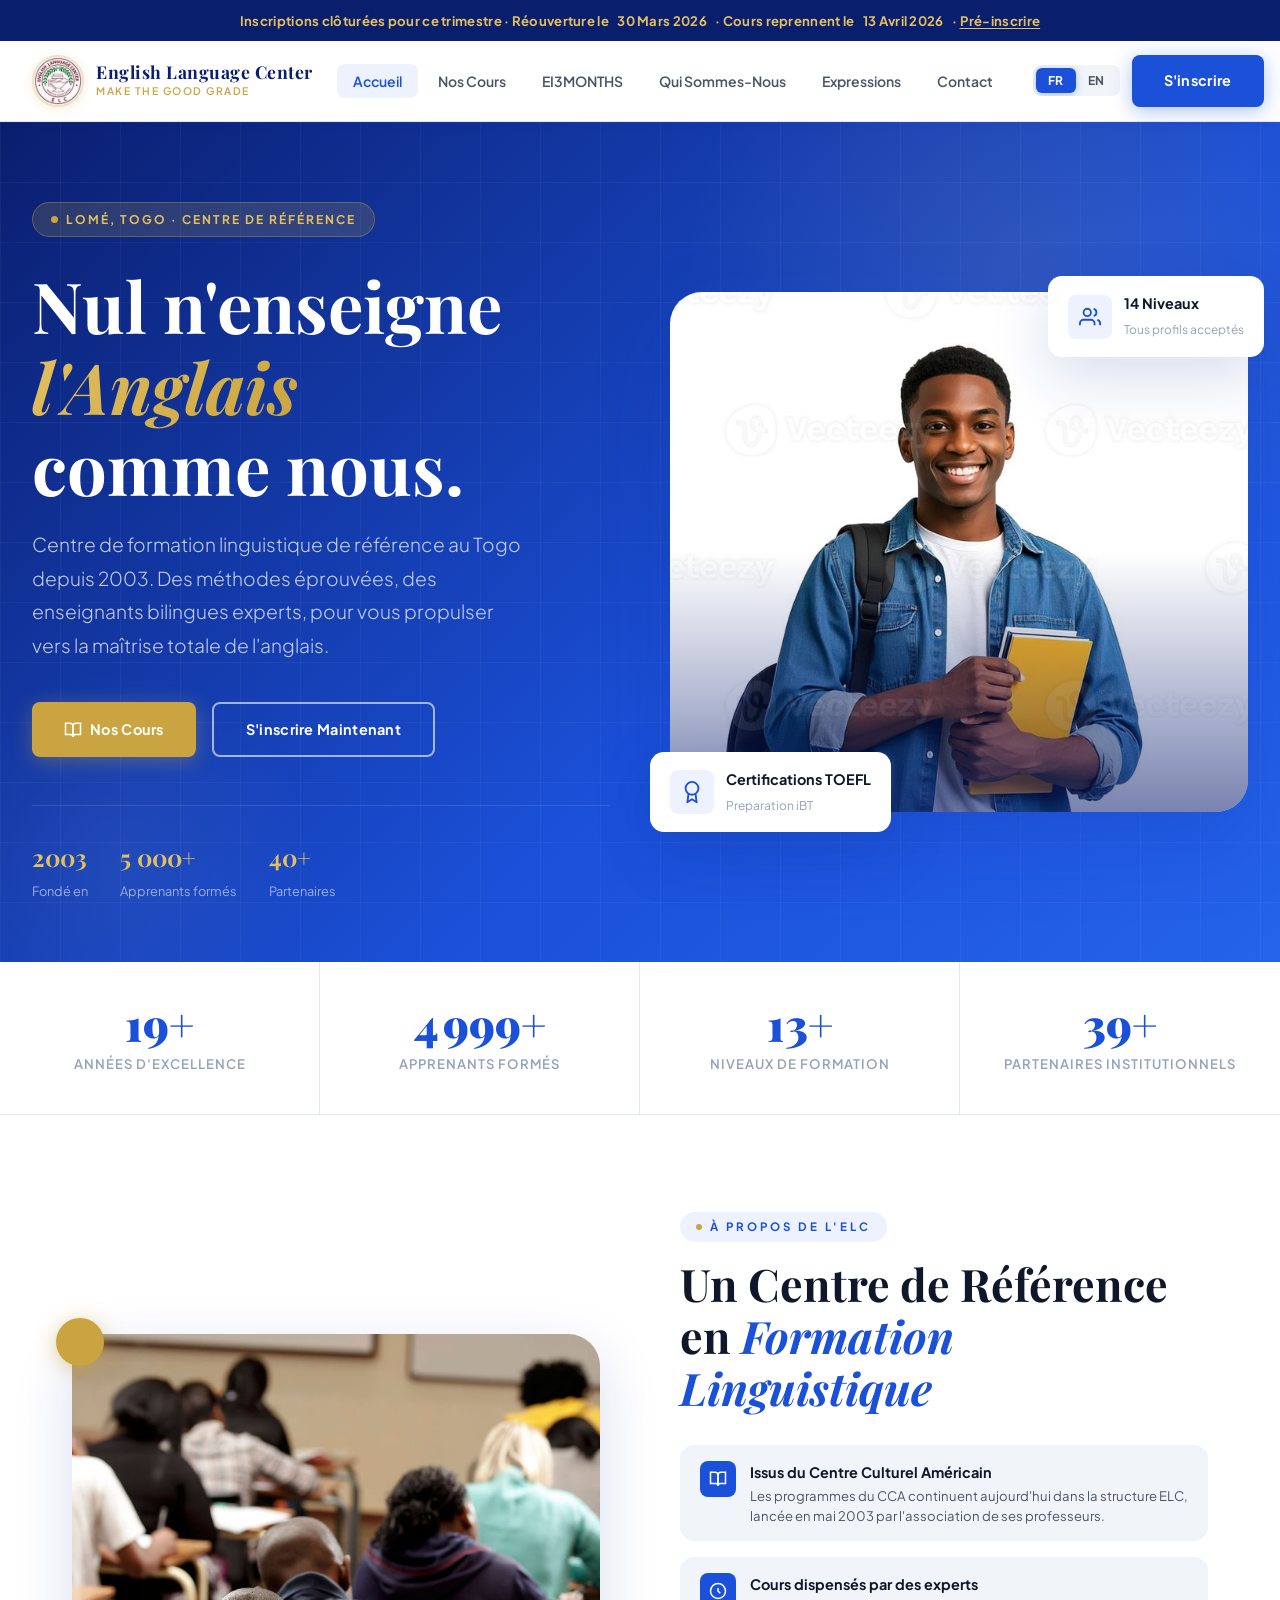
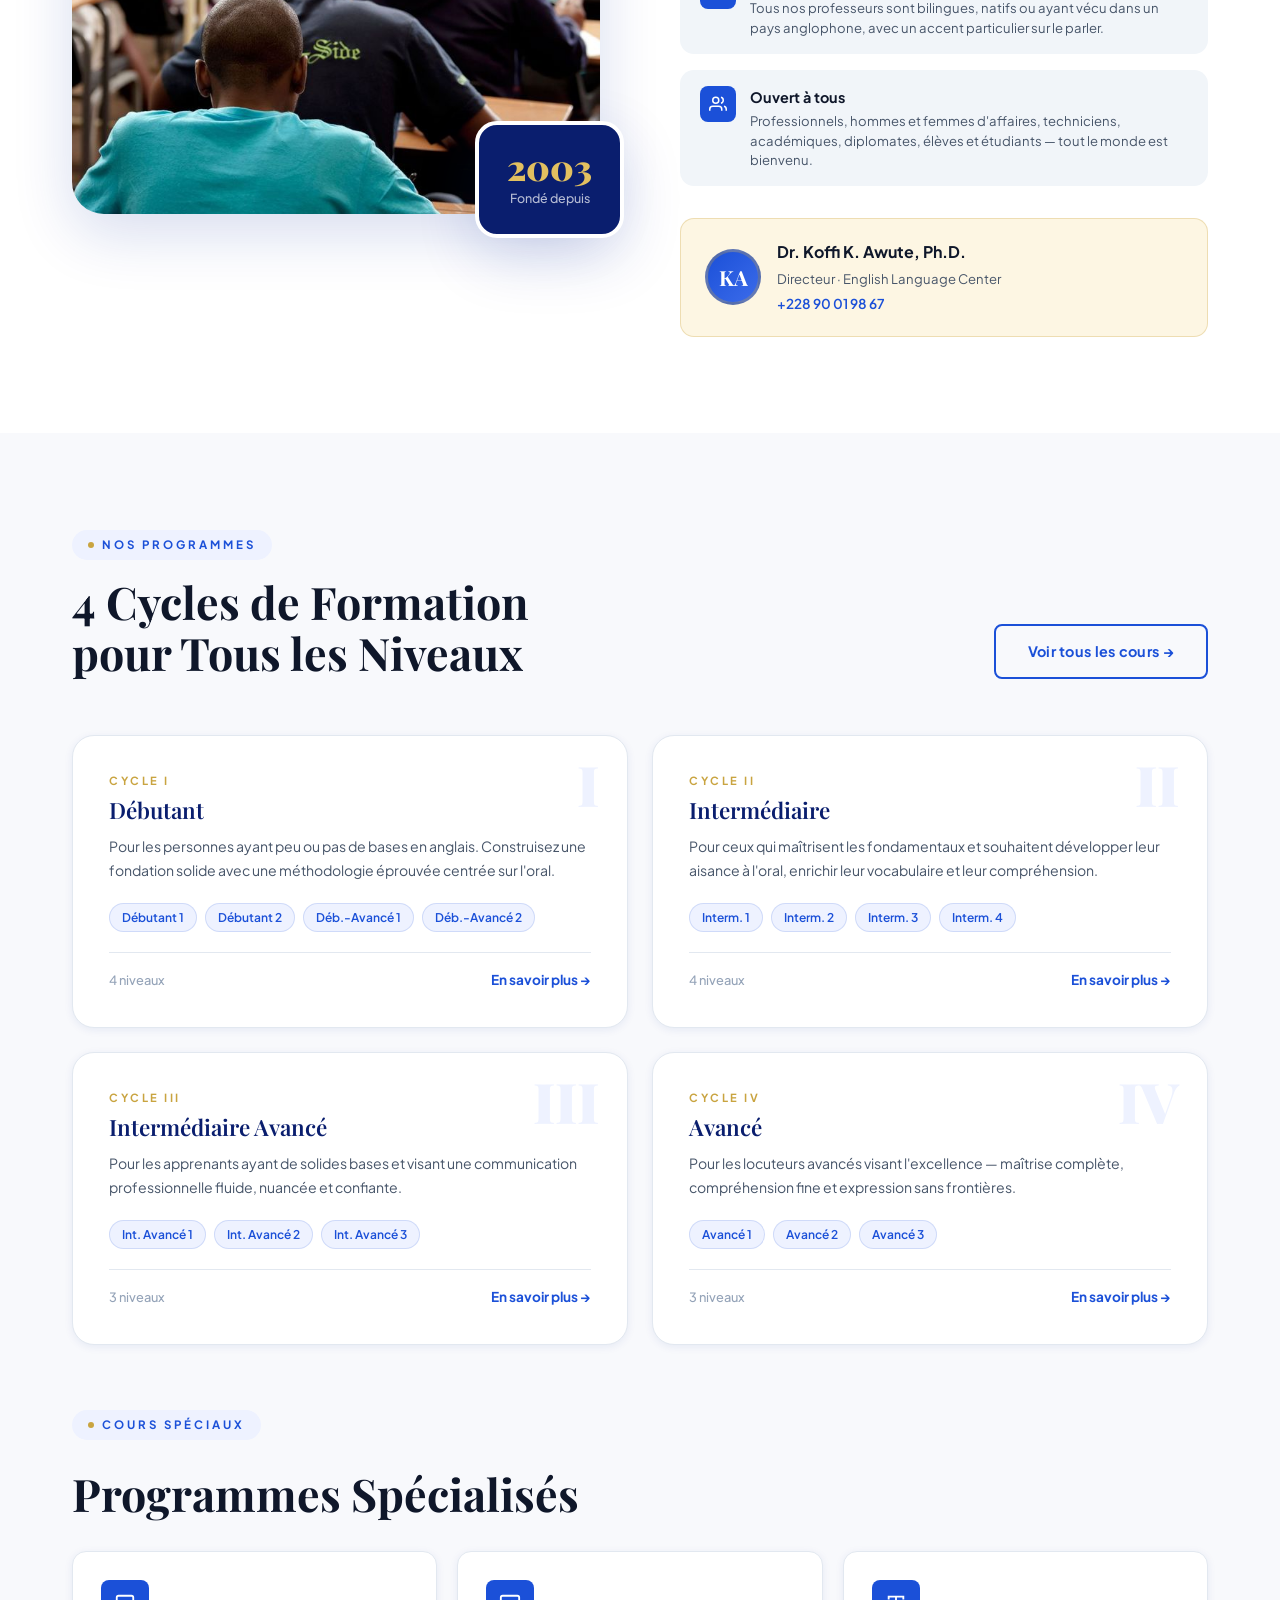
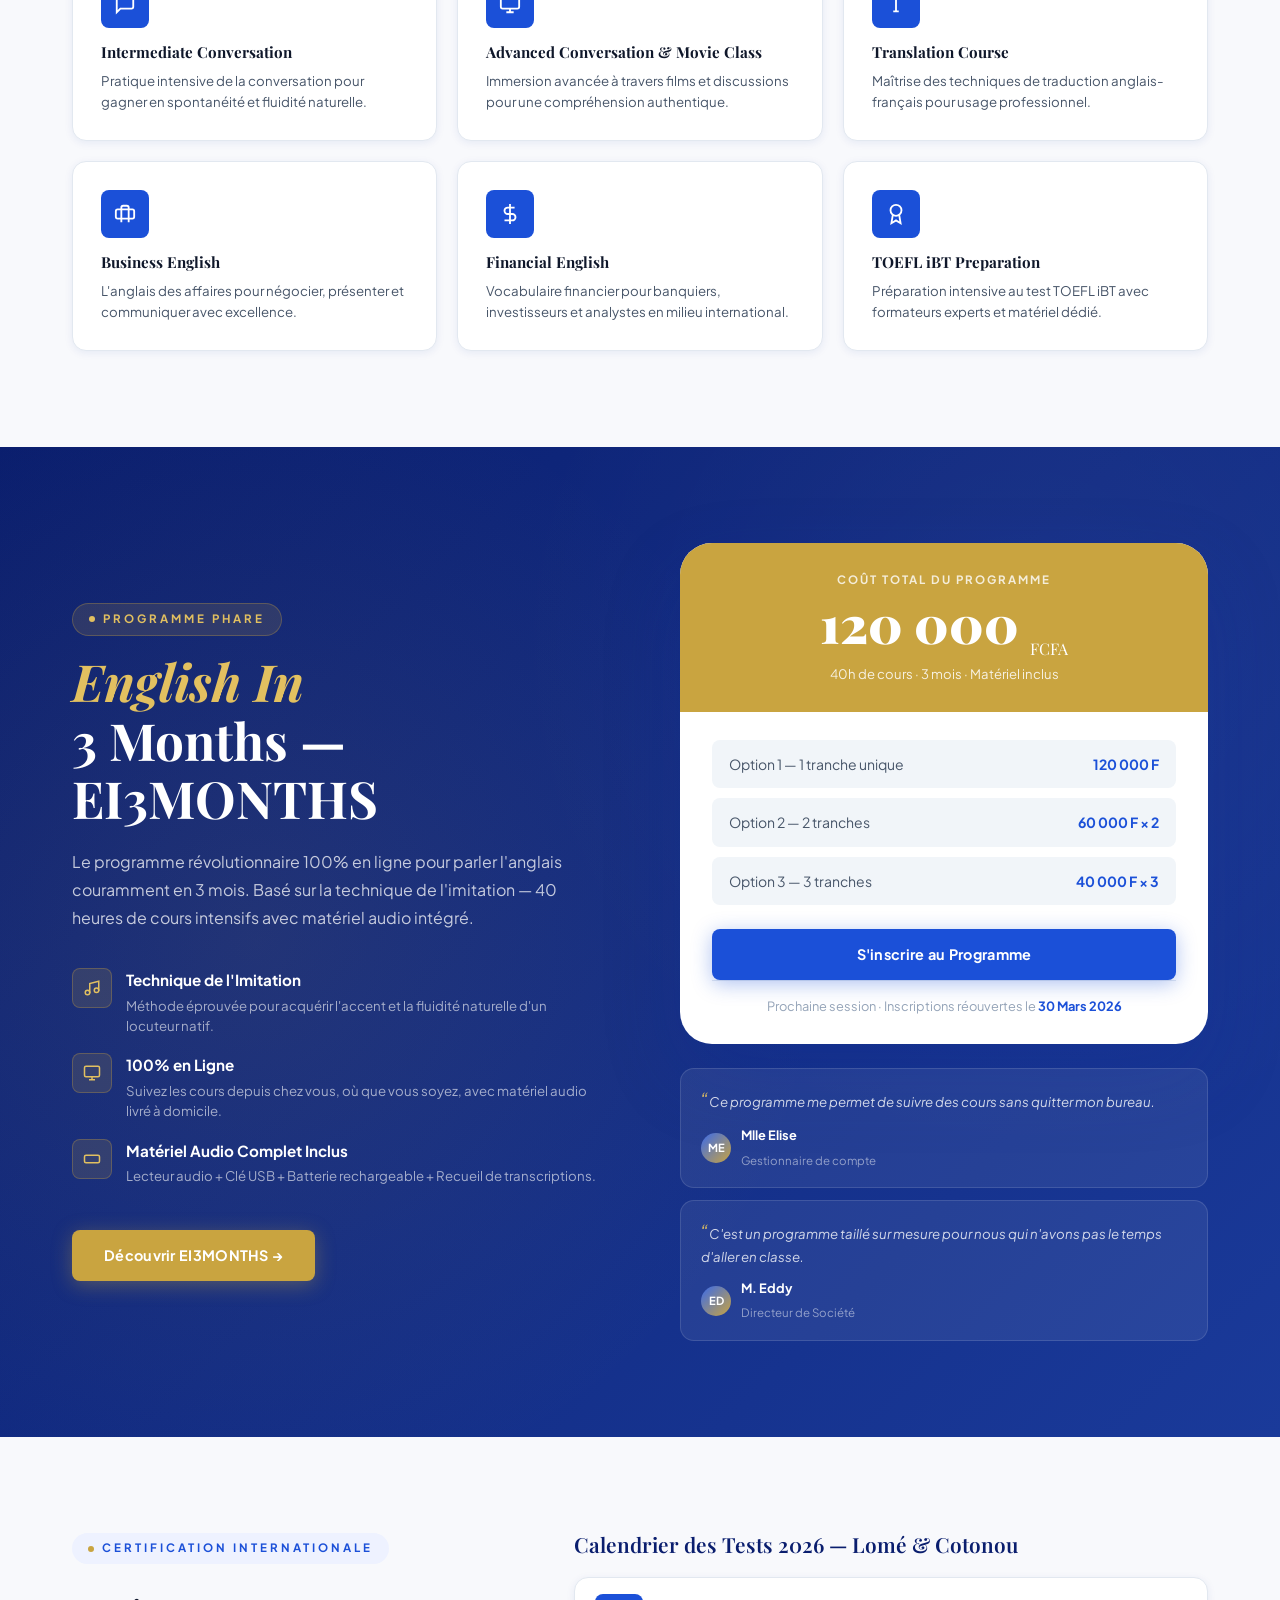
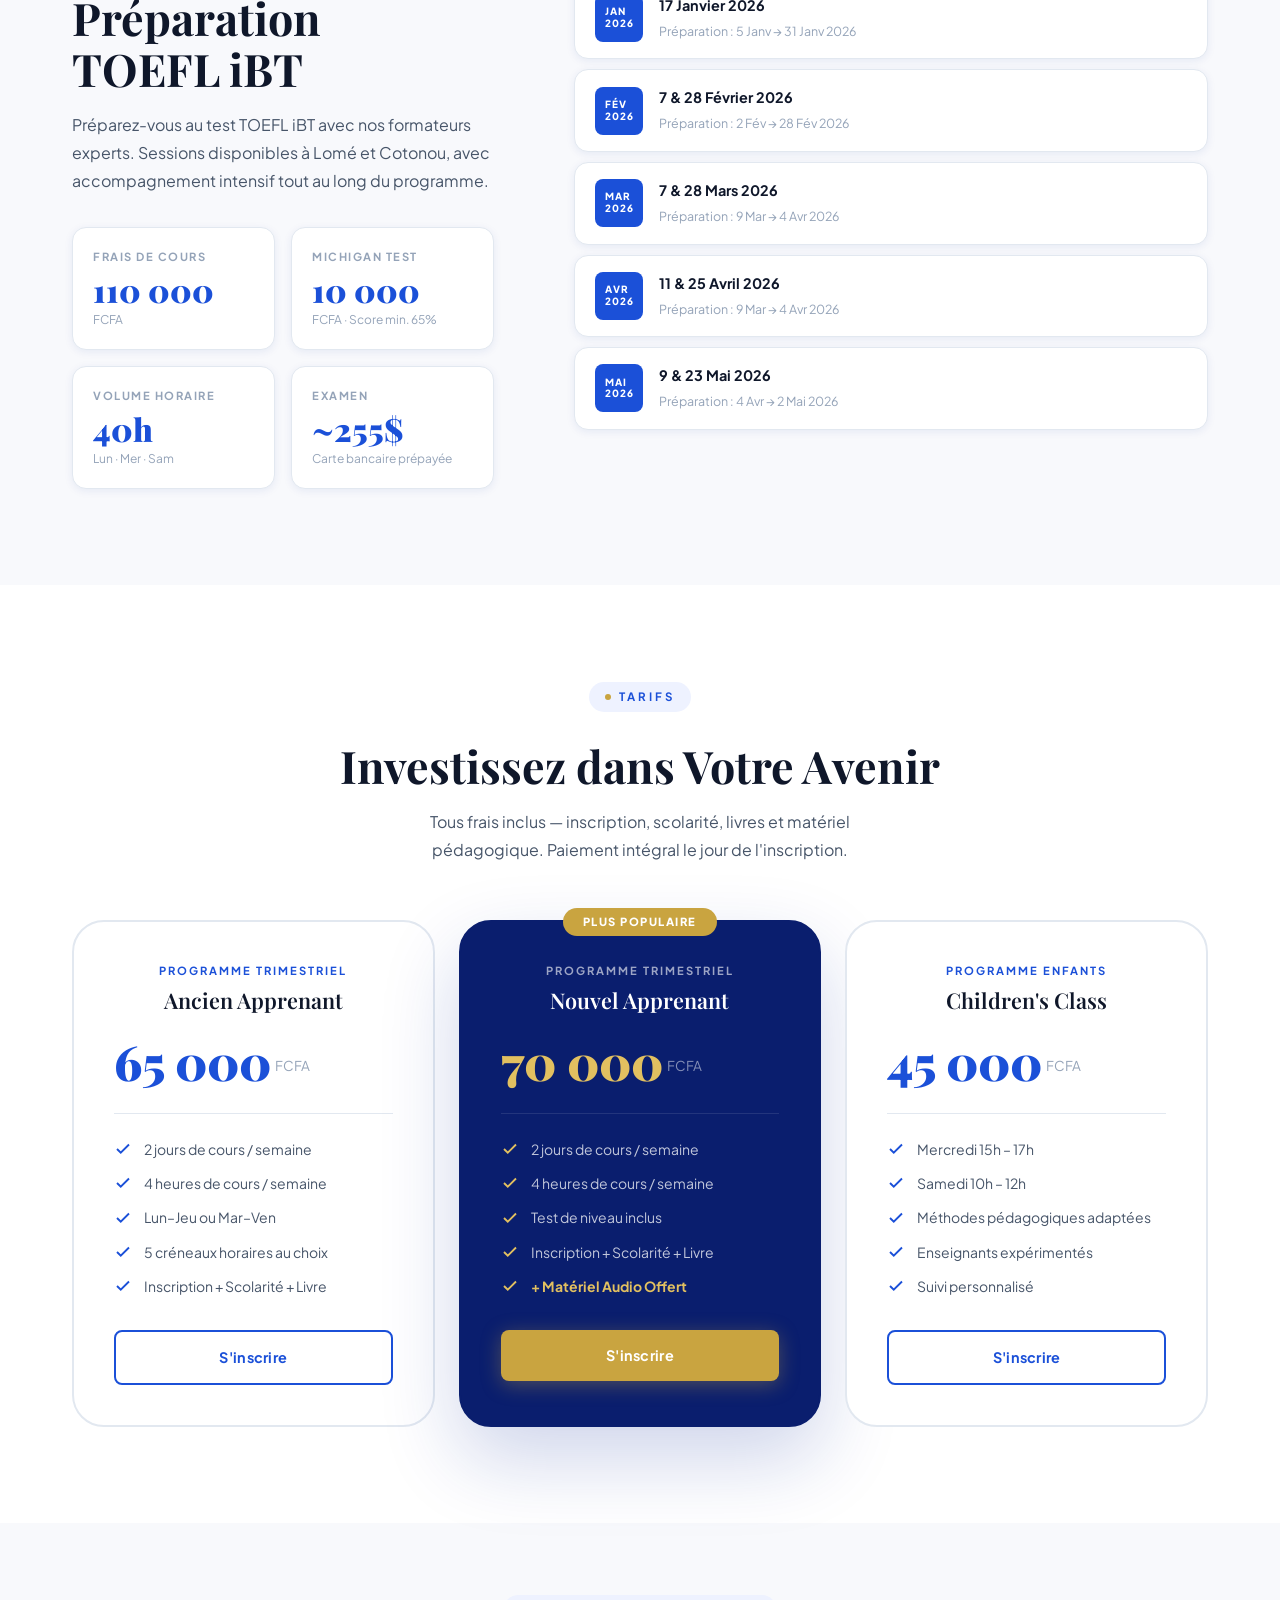
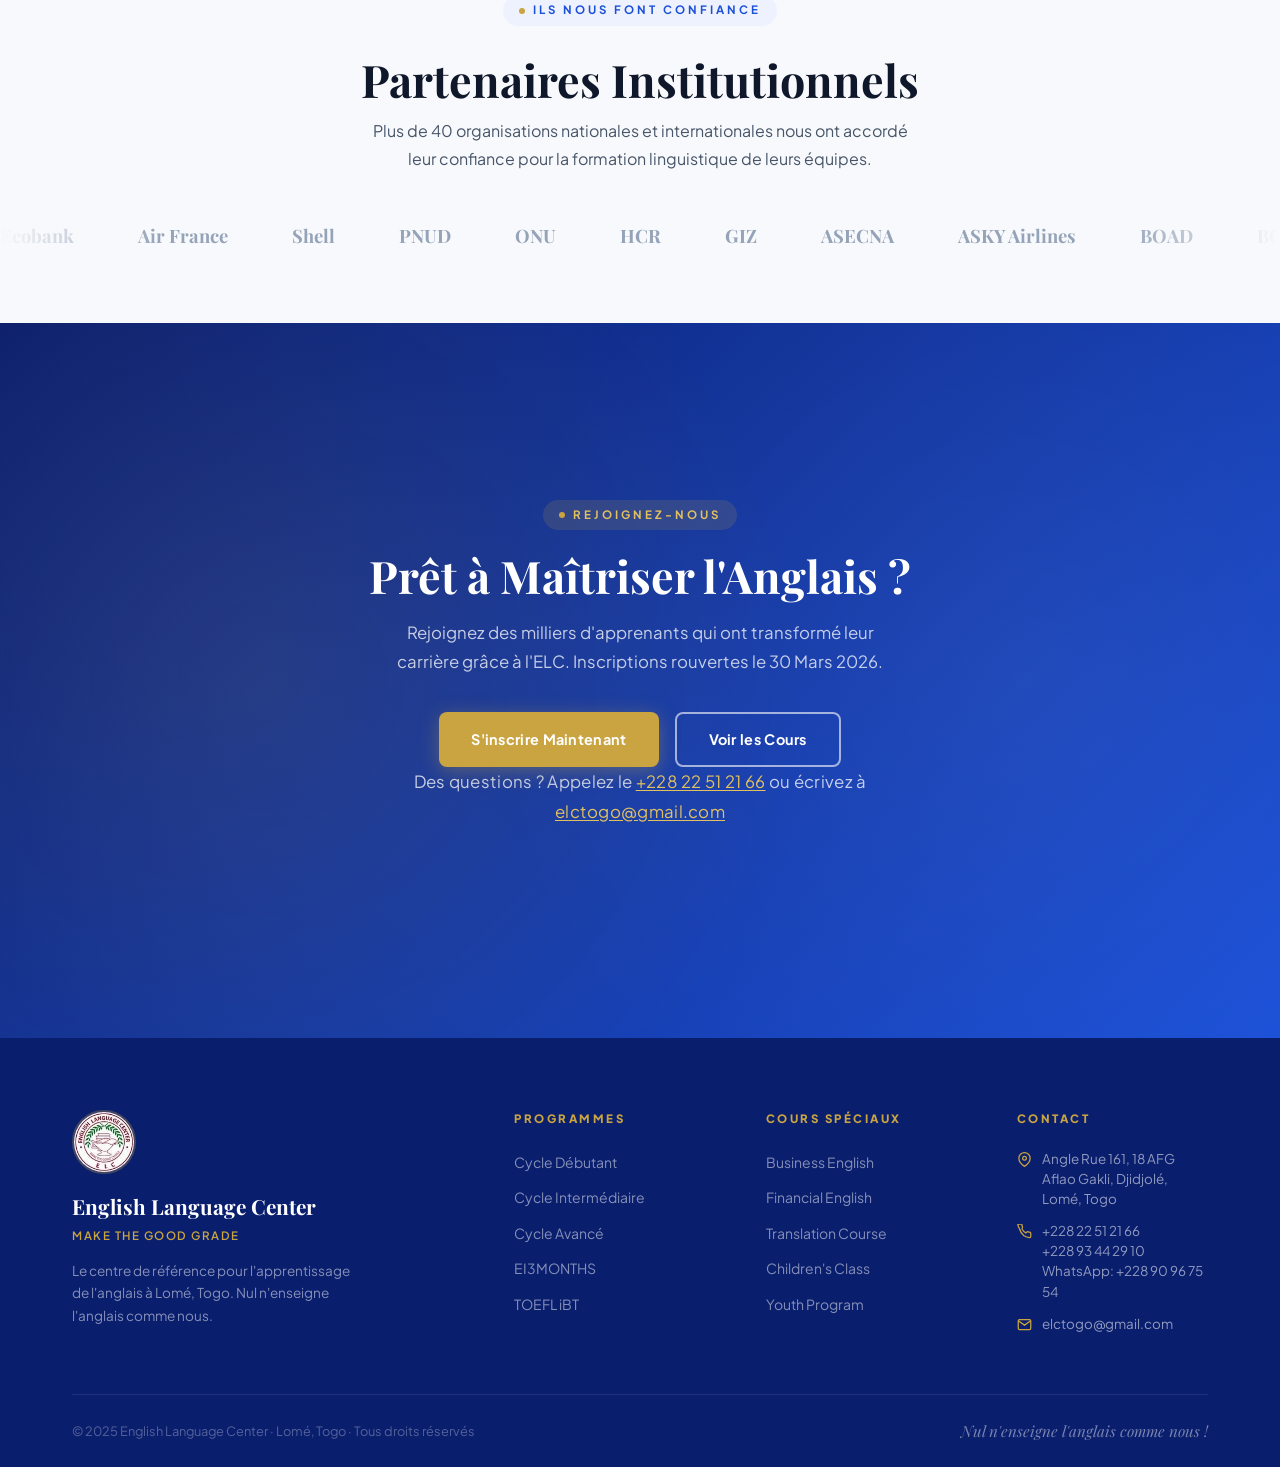
<file: index.html>
<!DOCTYPE html>
<html lang="fr">
<head>
  <meta charset="UTF-8"/>
  <meta name="viewport" content="width=device-width, initial-scale=1.0"/>
  <meta name="description" content="English Language Center (ELC) — Centre de référence en formation linguistique à Lomé, Togo. Cours d'anglais pour tous niveaux, programme EI3MONTHS, préparation TOEFL iBT."/>
  <title>ELC — English Language Center | Lomé, Togo</title>
  <link rel="icon" type="image/jpeg" href="assets/images/logo.jpg"/>
  <link rel="stylesheet" href="css/style.css"/>
</head>
<body>

  <!-- ═══ ANNOUNCEMENT BAR ═══ -->
  <div class="announcement-bar" id="announcement">
    <div class="container">
      <span class="fr-text">Inscriptions clôturées pour ce trimestre · Réouverture le <span>30 Mars 2026</span> · Cours reprennent le <span>13 Avril 2026</span> · <a href="contact.html">Pré-inscrire</a></span>
      <span class="en-text" style="display:none">Registrations closed for this term · Reopening <span>March 30, 2026</span> · Classes resume <span>April 13, 2026</span> · <a href="contact.html">Pre-register</a></span>
    </div>
  </div>

  <!-- ═══ NAVBAR ═══ -->
  <nav class="navbar" id="navbar">
    <div class="navbar-inner">
      <!-- Brand -->
      <a href="index.html" class="navbar-brand">
        <img src="assets/images/logo.jpg" alt="ELC Logo"/>
        <div class="brand-text">
          <span class="brand-name">English Language Center</span>
          <span class="brand-tagline">Make the good grade</span>
        </div>
      </a>

      <!-- Nav links -->
      <ul class="navbar-nav">
        <li><a href="index.html" class="nav-link active fr-text">Accueil</a><a href="index.html" class="nav-link active en-text" style="display:none">Home</a></li>
        <li><a href="nos-cours.html" class="nav-link fr-text">Nos Cours</a><a href="nos-cours.html" class="nav-link en-text" style="display:none">Our Courses</a></li>
        <li><a href="ei3months.html" class="nav-link">EI3MONTHS</a></li>
        <li><a href="qui-sommes-nous.html" class="nav-link fr-text">Qui Sommes-Nous</a><a href="qui-sommes-nous.html" class="nav-link en-text" style="display:none">About Us</a></li>
        <li><a href="expressions.html" class="nav-link fr-text">Expressions</a><a href="expressions.html" class="nav-link en-text" style="display:none">Expressions</a></li>
        <li><a href="contact.html" class="nav-link fr-text">Contact</a><a href="contact.html" class="nav-link en-text" style="display:none">Contact</a></li>
      </ul>

      <!-- Actions -->
      <div class="navbar-actions">
        <!-- Language toggle -->
        <div class="lang-toggle">
          <button class="lang-btn active" id="btn-fr" onclick="setLang('fr')">FR</button>
          <button class="lang-btn" id="btn-en" onclick="setLang('en')">EN</button>
        </div>
        <a href="contact.html" class="btn btn-primary fr-text">S'inscrire</a>
        <a href="contact.html" class="btn btn-primary en-text" style="display:none">Register</a>
        <!-- Hamburger -->
        <button class="hamburger" id="hamburger" onclick="toggleMenu()" aria-label="Menu">
          <span></span><span></span><span></span>
        </button>
      </div>
    </div>
  </nav>

  <!-- ═══ MOBILE MENU ═══ -->
  <div class="mobile-nav" id="mobileMenu">
    <button class="mobile-nav-close" onclick="toggleMenu()">&#x2715;</button>
    <a href="index.html" onclick="toggleMenu()">Accueil</a>
    <a href="nos-cours.html" onclick="toggleMenu()">Nos Cours</a>
    <a href="ei3months.html" onclick="toggleMenu()">EI3MONTHS</a>
    <a href="qui-sommes-nous.html" onclick="toggleMenu()">Qui Sommes-Nous</a>
    <a href="expressions.html" onclick="toggleMenu()">Expressions</a>
    <a href="contact.html" onclick="toggleMenu()">Contact</a>
    <a href="contact.html" class="btn btn-gold" style="margin-top:16px" onclick="toggleMenu()">S'inscrire Maintenant</a>
  </div>

  <!-- ═══ HERO ═══ -->
  <section class="hero">
    <div class="hero-bg-shapes">
      <div class="hero-circle-1"></div>
      <div class="hero-circle-2"></div>
      <div class="hero-grid"></div>
    </div>
    <div class="hero-inner">
      <div class="hero-content">
        <div class="hero-badge">
          <div class="hero-badge-dot"></div>
          <span class="fr-text">Lomé, Togo · Centre de Référence</span>
          <span class="en-text" style="display:none">Lomé, Togo · Reference Center</span>
        </div>

        <h1 class="fr-text">Nul n'enseigne<br/><em>l'Anglais</em><br/>comme nous.</h1>
        <h1 class="en-text" style="display:none">No one teaches<br/><em>English</em><br/>like us.</h1>

        <p class="hero-subtitle fr-text">Centre de formation linguistique de référence au Togo depuis 2003. Des méthodes éprouvées, des enseignants bilingues experts, pour vous propulser vers la maîtrise totale de l'anglais.</p>
        <p class="hero-subtitle en-text" style="display:none">Togo's premier language training center since 2003. Proven methods and expert bilingual teachers to propel you toward total mastery of English.</p>

        <div class="hero-cta">
          <a href="nos-cours.html" class="btn btn-gold fr-text">
            <svg viewBox="0 0 24 24" fill="none" stroke="currentColor" stroke-width="2"><path d="M2 3h6a4 4 0 0 1 4 4v14a3 3 0 0 0-3-3H2z"/><path d="M22 3h-6a4 4 0 0 0-4 4v14a3 3 0 0 1 3-3h7z"/></svg>
            Nos Cours
          </a>
          <a href="nos-cours.html" class="btn btn-gold en-text" style="display:none">
            <svg viewBox="0 0 24 24" fill="none" stroke="currentColor" stroke-width="2"><path d="M2 3h6a4 4 0 0 1 4 4v14a3 3 0 0 0-3-3H2z"/><path d="M22 3h-6a4 4 0 0 0-4 4v14a3 3 0 0 1 3-3h7z"/></svg>
            Our Courses
          </a>
          <a href="contact.html" class="btn btn-outline-white fr-text">S'inscrire Maintenant</a>
          <a href="contact.html" class="btn btn-outline-white en-text" style="display:none">Register Now</a>
        </div>

        <div class="hero-info">
          <div class="hero-info-item">
            <strong>2003</strong>
            <span class="fr-text">Fondé en</span>
            <span class="en-text" style="display:none">Founded in</span>
          </div>
          <div class="hero-info-item">
            <strong>5 000+</strong>
            <span class="fr-text">Apprenants formés</span>
            <span class="en-text" style="display:none">Students trained</span>
          </div>
          <div class="hero-info-item">
            <strong>40+</strong>
            <span class="fr-text">Partenaires</span>
            <span class="en-text" style="display:none">Partners</span>
          </div>
        </div>
      </div>

      <!-- Hero image with floating cards -->
      <div class="hero-visual reveal">
        <div class="hero-img-wrap">
          <img src="assets/images/etudiante-2.jpg" alt="Étudiante ELC"/>
          <div class="hero-img-overlay"></div>
        </div>
        <!-- Floating card 1 -->
        <div class="hero-card-float hero-card-1">
          <div class="hero-card-ico">
            <svg viewBox="0 0 24 24" fill="none" stroke="currentColor" stroke-width="2" color="var(--blue)"><circle cx="12" cy="8" r="7"/><polyline points="8.21 13.89 7 23 12 20 17 23 15.79 13.88"/></svg>
          </div>
          <div class="hero-card-txt">
            <strong class="fr-text">Certifications TOEFL</strong>
            <strong class="en-text" style="display:none">TOEFL Certifications</strong>
            <span class="fr-text">Preparation iBT</span>
            <span class="en-text" style="display:none">iBT Preparation</span>
          </div>
        </div>
        <!-- Floating card 2 -->
        <div class="hero-card-float hero-card-2">
          <div class="hero-card-ico">
            <svg viewBox="0 0 24 24" fill="none" stroke="currentColor" stroke-width="2" color="var(--blue)"><path d="M17 21v-2a4 4 0 0 0-4-4H5a4 4 0 0 0-4 4v2"/><circle cx="9" cy="7" r="4"/><path d="M23 21v-2a4 4 0 0 0-3-3.87"/><path d="M16 3.13a4 4 0 0 1 0 7.75"/></svg>
          </div>
          <div class="hero-card-txt">
            <strong>14 Niveaux</strong>
            <span class="fr-text">Tous profils acceptés</span>
            <span class="en-text" style="display:none">All profiles welcome</span>
          </div>
        </div>
      </div>
    </div>
  </section>

  <!-- ═══ STATS ═══ -->
  <section class="stats-bar">
    <div class="stats-grid">
      <div class="stat-item reveal">
        <span class="stat-number" data-target="20">0</span>
        <div class="stat-label fr-text">Années d'Excellence</div>
        <div class="stat-label en-text" style="display:none">Years of Excellence</div>
      </div>
      <div class="stat-item reveal reveal-delay-1">
        <span class="stat-number" data-target="5000">0</span>
        <div class="stat-label fr-text">Apprenants Formés</div>
        <div class="stat-label en-text" style="display:none">Students Trained</div>
      </div>
      <div class="stat-item reveal reveal-delay-2">
        <span class="stat-number" data-target="14">0</span>
        <div class="stat-label fr-text">Niveaux de Formation</div>
        <div class="stat-label en-text" style="display:none">Training Levels</div>
      </div>
      <div class="stat-item reveal reveal-delay-3">
        <span class="stat-number" data-target="40">0</span>
        <div class="stat-label fr-text">Partenaires Institutionnels</div>
        <div class="stat-label en-text" style="display:none">Institutional Partners</div>
      </div>
    </div>
  </section>

  <!-- ═══ ABOUT ═══ -->
  <section class="section-pad">
    <div class="container">
      <div class="about-grid">
        <div class="about-imgs reveal">
          <div class="about-gold-dot"></div>
          <img src="assets/images/classe-1.jpg" alt="Salle de cours ELC" class="about-img-main"/>
          <div class="about-img-badge">
            <strong>2003</strong>
            <span>Fondé depuis</span>
          </div>
        </div>

        <div>
          <span class="section-tag reveal">
            <span class="fr-text">À propos de l'ELC</span>
            <span class="en-text" style="display:none">About ELC</span>
          </span>
          <h2 class="reveal fr-text">Un Centre de Référence<br/>en <em style="font-style:italic;color:var(--blue)">Formation Linguistique</em></h2>
          <h2 class="reveal en-text" style="display:none">A Reference Center<br/>in <em style="font-style:italic;color:var(--blue)">Language Training</em></h2>

          <div class="about-list reveal">
            <div class="about-list-item">
              <div class="about-list-ico">
                <svg viewBox="0 0 24 24" fill="none" stroke="currentColor" stroke-width="2"><path d="M2 3h6a4 4 0 0 1 4 4v14a3 3 0 0 0-3-3H2z"/><path d="M22 3h-6a4 4 0 0 0-4 4v14a3 3 0 0 1 3-3h7z"/></svg>
              </div>
              <div>
                <h5 class="fr-text">Issus du Centre Culturel Américain</h5>
                <h5 class="en-text" style="display:none">Born from the American Cultural Center</h5>
                <p class="fr-text">Les programmes du CCA continuent aujourd'hui dans la structure ELC, lancée en mai 2003 par l'association de ses professeurs.</p>
                <p class="en-text" style="display:none">CCA's programs continue today in the ELC structure, launched in May 2003 by its association of teachers.</p>
              </div>
            </div>
            <div class="about-list-item">
              <div class="about-list-ico">
                <svg viewBox="0 0 24 24" fill="none" stroke="currentColor" stroke-width="2"><circle cx="12" cy="12" r="10"/><path d="M12 8v4l3 3"/></svg>
              </div>
              <div>
                <h5 class="fr-text">Cours dispensés par des experts</h5>
                <h5 class="en-text" style="display:none">Courses taught by experts</h5>
                <p class="fr-text">Tous nos professeurs sont bilingues, natifs ou ayant vécu dans un pays anglophone, avec un accent particulier sur le parler.</p>
                <p class="en-text" style="display:none">All our teachers are bilingual, native or having lived in an English-speaking country, with special emphasis on speaking.</p>
              </div>
            </div>
            <div class="about-list-item">
              <div class="about-list-ico">
                <svg viewBox="0 0 24 24" fill="none" stroke="currentColor" stroke-width="2"><path d="M17 21v-2a4 4 0 0 0-4-4H5a4 4 0 0 0-4 4v2"/><circle cx="9" cy="7" r="4"/><path d="M23 21v-2a4 4 0 0 0-3-3.87M16 3.13a4 4 0 0 1 0 7.75"/></svg>
              </div>
              <div>
                <h5 class="fr-text">Ouvert à tous</h5>
                <h5 class="en-text" style="display:none">Open to everyone</h5>
                <p class="fr-text">Professionnels, hommes et femmes d'affaires, techniciens, académiques, diplomates, élèves et étudiants — tout le monde est bienvenu.</p>
                <p class="en-text" style="display:none">Professionals, business people, technicians, academics, diplomats, pupils and students — everyone is welcome.</p>
              </div>
            </div>
          </div>

          <!-- Director card -->
          <div class="director-card reveal">
            <div class="director-avatar">KA</div>
            <div class="director-info">
              <strong>Dr. Koffi K. Awute, Ph.D.</strong>
              <span class="fr-text">Directeur · English Language Center</span>
              <span class="en-text" style="display:none">Director · English Language Center</span>
              <br/><a href="tel:+22890019867">+228 90 01 98 67</a>
            </div>
          </div>
        </div>
      </div>
    </div>
  </section>

  <!-- ═══ PROGRAMS OVERVIEW ═══ -->
  <section class="section-pad programs-sec">
    <div class="container">
      <div class="programs-header">
        <div>
          <span class="section-tag reveal fr-text">Nos Programmes</span>
          <span class="section-tag reveal en-text" style="display:none">Our Programs</span>
          <h2 class="reveal fr-text">4 Cycles de Formation<br/>pour Tous les Niveaux</h2>
          <h2 class="reveal en-text" style="display:none">4 Training Cycles<br/>for All Levels</h2>
        </div>
        <a href="nos-cours.html" class="btn btn-outline reveal fr-text">Voir tous les cours →</a>
        <a href="nos-cours.html" class="btn btn-outline reveal en-text" style="display:none">See all courses →</a>
      </div>

      <div class="cycles-grid">
        <!-- Cycle I -->
        <div class="cycle-card reveal">
          <div class="cycle-num">I</div>
          <span class="cycle-tag">Cycle I</span>
          <h3 class="fr-text">Débutant</h3>
          <h3 class="en-text" style="display:none">Beginner</h3>
          <p class="fr-text">Pour les personnes ayant peu ou pas de bases en anglais. Construisez une fondation solide avec une méthodologie éprouvée centrée sur l'oral.</p>
          <p class="en-text" style="display:none">For those with little or no foundation in English. Build a solid base with a proven oral-focused methodology.</p>
          <div class="cycle-levels">
            <span class="level-badge">Débutant 1</span>
            <span class="level-badge">Débutant 2</span>
            <span class="level-badge">Déb.-Avancé 1</span>
            <span class="level-badge">Déb.-Avancé 2</span>
          </div>
          <div class="cycle-footer">
            <span class="fr-text">4 niveaux</span>
            <span class="en-text" style="display:none">4 levels</span>
            <a href="nos-cours.html" class="fr-text">En savoir plus →</a>
            <a href="nos-cours.html" class="en-text" style="display:none">Learn more →</a>
          </div>
        </div>

        <!-- Cycle II -->
        <div class="cycle-card reveal reveal-delay-1">
          <div class="cycle-num">II</div>
          <span class="cycle-tag">Cycle II</span>
          <h3 class="fr-text">Intermédiaire</h3>
          <h3 class="en-text" style="display:none">Intermediate</h3>
          <p class="fr-text">Pour ceux qui maîtrisent les fondamentaux et souhaitent développer leur aisance à l'oral, enrichir leur vocabulaire et leur compréhension.</p>
          <p class="en-text" style="display:none">For those who master the fundamentals and wish to develop oral fluency, enrich vocabulary and comprehension.</p>
          <div class="cycle-levels">
            <span class="level-badge">Interm. 1</span>
            <span class="level-badge">Interm. 2</span>
            <span class="level-badge">Interm. 3</span>
            <span class="level-badge">Interm. 4</span>
          </div>
          <div class="cycle-footer">
            <span class="fr-text">4 niveaux</span>
            <span class="en-text" style="display:none">4 levels</span>
            <a href="nos-cours.html" class="fr-text">En savoir plus →</a>
            <a href="nos-cours.html" class="en-text" style="display:none">Learn more →</a>
          </div>
        </div>

        <!-- Cycle III -->
        <div class="cycle-card reveal reveal-delay-2">
          <div class="cycle-num">III</div>
          <span class="cycle-tag">Cycle III</span>
          <h3 class="fr-text">Intermédiaire Avancé</h3>
          <h3 class="en-text" style="display:none">Upper Intermediate</h3>
          <p class="fr-text">Pour les apprenants ayant de solides bases et visant une communication professionnelle fluide, nuancée et confiante.</p>
          <p class="en-text" style="display:none">For learners with a solid base aiming for fluent, nuanced and confident professional communication.</p>
          <div class="cycle-levels">
            <span class="level-badge">Int. Avancé 1</span>
            <span class="level-badge">Int. Avancé 2</span>
            <span class="level-badge">Int. Avancé 3</span>
          </div>
          <div class="cycle-footer">
            <span class="fr-text">3 niveaux</span>
            <span class="en-text" style="display:none">3 levels</span>
            <a href="nos-cours.html" class="fr-text">En savoir plus →</a>
            <a href="nos-cours.html" class="en-text" style="display:none">Learn more →</a>
          </div>
        </div>

        <!-- Cycle IV -->
        <div class="cycle-card reveal reveal-delay-3">
          <div class="cycle-num">IV</div>
          <span class="cycle-tag">Cycle IV</span>
          <h3 class="fr-text">Avancé</h3>
          <h3 class="en-text" style="display:none">Advanced</h3>
          <p class="fr-text">Pour les locuteurs avancés visant l'excellence — maîtrise complète, compréhension fine et expression sans frontières.</p>
          <p class="en-text" style="display:none">For advanced speakers aiming for excellence — complete mastery, deep comprehension and boundless expression.</p>
          <div class="cycle-levels">
            <span class="level-badge">Avancé 1</span>
            <span class="level-badge">Avancé 2</span>
            <span class="level-badge">Avancé 3</span>
          </div>
          <div class="cycle-footer">
            <span class="fr-text">3 niveaux</span>
            <span class="en-text" style="display:none">3 levels</span>
            <a href="nos-cours.html" class="fr-text">En savoir plus →</a>
            <a href="nos-cours.html" class="en-text" style="display:none">Learn more →</a>
          </div>
        </div>
      </div>

      <!-- Special courses preview -->
      <div class="special-header reveal">
        <span class="section-tag fr-text">Cours Spéciaux</span>
        <span class="section-tag en-text" style="display:none">Special Courses</span>
        <h2 class="fr-text" style="margin-top:12px">Programmes Spécialisés</h2>
        <h2 class="en-text" style="display:none;margin-top:12px">Specialized Programs</h2>
      </div>
      <div class="special-grid">
        <div class="special-card reveal">
          <div class="special-ico"><svg viewBox="0 0 24 24" fill="none" stroke="currentColor" stroke-width="2"><path d="M21 15a2 2 0 0 1-2 2H7l-4 4V5a2 2 0 0 1 2-2h14a2 2 0 0 1 2 2z"/></svg></div>
          <h4>Intermediate Conversation</h4>
          <p class="fr-text">Pratique intensive de la conversation pour gagner en spontanéité et fluidité naturelle.</p>
          <p class="en-text" style="display:none">Intensive conversational practice for natural spontaneity and fluency.</p>
        </div>
        <div class="special-card reveal reveal-delay-1">
          <div class="special-ico"><svg viewBox="0 0 24 24" fill="none" stroke="currentColor" stroke-width="2"><rect x="2" y="3" width="20" height="14" rx="2"/><path d="M8 21h8m-4-4v4"/></svg></div>
          <h4>Advanced Conversation & Movie Class</h4>
          <p class="fr-text">Immersion avancée à travers films et discussions pour une compréhension authentique.</p>
          <p class="en-text" style="display:none">Advanced immersion through films and discussions for authentic comprehension.</p>
        </div>
        <div class="special-card reveal reveal-delay-2">
          <div class="special-ico"><svg viewBox="0 0 24 24" fill="none" stroke="currentColor" stroke-width="2"><path d="M4 7V4h16v3"/><path d="M9 20h6M12 4v16"/></svg></div>
          <h4>Translation Course</h4>
          <p class="fr-text">Maîtrise des techniques de traduction anglais-français pour usage professionnel.</p>
          <p class="en-text" style="display:none">Mastery of English-French translation techniques for professional use.</p>
        </div>
        <div class="special-card reveal">
          <div class="special-ico"><svg viewBox="0 0 24 24" fill="none" stroke="currentColor" stroke-width="2"><path d="M20 7H4a2 2 0 0 0-2 2v6c0 1.1.9 2 2 2h16a2 2 0 0 0 2-2V9a2 2 0 0 0-2-2z"/><path d="M16 21V5a2 2 0 0 0-2-2h-4a2 2 0 0 0-2 2v16"/></svg></div>
          <h4>Business English</h4>
          <p class="fr-text">L'anglais des affaires pour négocier, présenter et communiquer avec excellence.</p>
          <p class="en-text" style="display:none">Business English for negotiating, presenting and communicating with excellence.</p>
        </div>
        <div class="special-card reveal reveal-delay-1">
          <div class="special-ico"><svg viewBox="0 0 24 24" fill="none" stroke="currentColor" stroke-width="2"><line x1="12" y1="1" x2="12" y2="23"/><path d="M17 5H9.5a3.5 3.5 0 0 0 0 7h5a3.5 3.5 0 0 1 0 7H6"/></svg></div>
          <h4>Financial English</h4>
          <p class="fr-text">Vocabulaire financier pour banquiers, investisseurs et analystes en milieu international.</p>
          <p class="en-text" style="display:none">Financial vocabulary for bankers, investors and analysts in an international environment.</p>
        </div>
        <div class="special-card reveal reveal-delay-2">
          <div class="special-ico"><svg viewBox="0 0 24 24" fill="none" stroke="currentColor" stroke-width="2"><circle cx="12" cy="8" r="6"/><path d="M15.477 12.89L17 22l-5-3-5 3 1.523-9.11"/></svg></div>
          <h4>TOEFL iBT Preparation</h4>
          <p class="fr-text">Préparation intensive au test TOEFL iBT avec formateurs experts et matériel dédié.</p>
          <p class="en-text" style="display:none">Intensive TOEFL iBT preparation with expert trainers and dedicated materials.</p>
        </div>
      </div>
    </div>
  </section>

  <!-- ═══ EI3M HIGHLIGHT ═══ -->
  <section class="section-pad ei3m-sec">
    <div class="ei3m-bg"></div>
    <div class="container">
      <div class="ei3m-grid">
        <div class="ei3m-content">
          <span class="section-tag reveal fr-text">Programme Phare</span>
          <span class="section-tag reveal en-text" style="display:none">Flagship Program</span>
          <h2 class="ei3m-title reveal fr-text"><em>English In</em><br/>3 Months —<br/>EI3MONTHS</h2>
          <h2 class="ei3m-title reveal en-text" style="display:none"><em>English In</em><br/>3 Months —<br/>EI3MONTHS</h2>
          <p class="ei3m-desc reveal fr-text">Le programme révolutionnaire 100% en ligne pour parler l'anglais couramment en 3 mois. Basé sur la technique de l'imitation — 40 heures de cours intensifs avec matériel audio intégré.</p>
          <p class="ei3m-desc reveal en-text" style="display:none">The revolutionary 100% online program to speak English fluently in 3 months. Based on the imitation technique — 40 hours of intensive courses with integrated audio material.</p>

          <div class="ei3m-features">
            <div class="ei3m-feat reveal">
              <div class="ei3m-feat-ico"><svg viewBox="0 0 24 24" fill="none" stroke="currentColor" stroke-width="2"><path d="M9 19V6l12-3v13"/><circle cx="6" cy="18" r="3"/><circle cx="18" cy="15" r="3"/></svg></div>
              <div class="ei3m-feat-txt">
                <h5 class="fr-text">Technique de l'Imitation</h5>
                <h5 class="en-text" style="display:none">Imitation Technique</h5>
                <p class="fr-text">Méthode éprouvée pour acquérir l'accent et la fluidité naturelle d'un locuteur natif.</p>
                <p class="en-text" style="display:none">Proven method to acquire the natural accent and fluency of a native speaker.</p>
              </div>
            </div>
            <div class="ei3m-feat reveal">
              <div class="ei3m-feat-ico"><svg viewBox="0 0 24 24" fill="none" stroke="currentColor" stroke-width="2"><rect x="2" y="3" width="20" height="14" rx="2"/><path d="M8 21h8m-4-4v4"/></svg></div>
              <div class="ei3m-feat-txt">
                <h5 class="fr-text">100% en Ligne</h5>
                <h5 class="en-text" style="display:none">100% Online</h5>
                <p class="fr-text">Suivez les cours depuis chez vous, où que vous soyez, avec matériel audio livré à domicile.</p>
                <p class="en-text" style="display:none">Follow the courses from home, wherever you are, with audio material delivered to you.</p>
              </div>
            </div>
            <div class="ei3m-feat reveal">
              <div class="ei3m-feat-ico"><svg viewBox="0 0 24 24" fill="none" stroke="currentColor" stroke-width="2"><path d="M20 7H4a2 2 0 0 0-2 2v6c0 1.1.9 2 2 2h16a2 2 0 0 0 2-2V9a2 2 0 0 0-2-2z"/></svg></div>
              <div class="ei3m-feat-txt">
                <h5 class="fr-text">Matériel Audio Complet Inclus</h5>
                <h5 class="en-text" style="display:none">Full Audio Kit Included</h5>
                <p class="fr-text">Lecteur audio + Clé USB + Batterie rechargeable + Recueil de transcriptions.</p>
                <p class="en-text" style="display:none">Audio player + USB key + Rechargeable battery + Transcription booklet.</p>
              </div>
            </div>
          </div>

          <a href="ei3months.html" class="btn btn-gold reveal fr-text" style="margin-top:8px">Découvrir EI3MONTHS →</a>
          <a href="ei3months.html" class="btn btn-gold reveal en-text" style="display:none;margin-top:8px">Discover EI3MONTHS →</a>
        </div>

        <div class="ei3m-visual reveal">
          <!-- Price card -->
          <div class="ei3m-card">
            <div class="ei3m-card-top">
              <span class="label fr-text">Coût total du programme</span>
              <span class="label en-text" style="display:none">Total program cost</span>
              <div class="ei3m-price">120 000 <sub>FCFA</sub></div>
              <div style="color:rgba(255,255,255,0.85);font-size:0.82rem;margin-top:6px">40h de cours · 3 mois · Matériel inclus</div>
            </div>
            <div class="ei3m-card-body">
              <div class="ei3m-options">
                <div class="ei3m-option">
                  <span class="fr-text">Option 1 — 1 tranche unique</span>
                  <span class="en-text" style="display:none">Option 1 — Single payment</span>
                  <strong>120 000 F</strong>
                </div>
                <div class="ei3m-option">
                  <span class="fr-text">Option 2 — 2 tranches</span>
                  <span class="en-text" style="display:none">Option 2 — 2 installments</span>
                  <strong>60 000 F × 2</strong>
                </div>
                <div class="ei3m-option">
                  <span class="fr-text">Option 3 — 3 tranches</span>
                  <span class="en-text" style="display:none">Option 3 — 3 installments</span>
                  <strong>40 000 F × 3</strong>
                </div>
              </div>
              <a href="contact.html" class="btn btn-primary" style="width:100%;justify-content:center">
                <span class="fr-text">S'inscrire au Programme</span>
                <span class="en-text" style="display:none">Register for the Program</span>
              </a>
              <p class="ei3m-note">
                <span class="fr-text">Prochaine session · Inscriptions réouvertes le <strong>30 Mars 2026</strong></span>
                <span class="en-text" style="display:none">Next session · Registrations reopen <strong>March 30, 2026</strong></span>
              </p>
            </div>
          </div>

          <!-- Testimonials -->
          <div class="testimonials-mini" style="margin-top:24px">
            <div class="testi-card">
              <p class="testi-text">Ce programme me permet de suivre des cours sans quitter mon bureau.</p>
              <div class="testi-author">
                <div class="testi-avatar">ME</div>
                <div class="testi-name">
                  <strong>Mlle Elise</strong>
                  <span>Gestionnaire de compte</span>
                </div>
              </div>
            </div>
            <div class="testi-card">
              <p class="testi-text">C'est un programme taillé sur mesure pour nous qui n'avons pas le temps d'aller en classe.</p>
              <div class="testi-author">
                <div class="testi-avatar">ED</div>
                <div class="testi-name">
                  <strong>M. Eddy</strong>
                  <span>Directeur de Société</span>
                </div>
              </div>
            </div>
          </div>
        </div>
      </div>
    </div>
  </section>

  <!-- ═══ TOEFL ═══ -->
  <section class="section-pad toefl-sec">
    <div class="container">
      <div class="toefl-grid">
        <div>
          <span class="section-tag reveal fr-text">Certification Internationale</span>
          <span class="section-tag reveal en-text" style="display:none">International Certification</span>
          <h2 class="reveal fr-text" style="margin-top:12px">Préparation<br/>TOEFL iBT</h2>
          <h2 class="reveal en-text" style="display:none;margin-top:12px">TOEFL iBT<br/>Preparation</h2>
          <p class="reveal fr-text" style="margin-top:16px">Préparez-vous au test TOEFL iBT avec nos formateurs experts. Sessions disponibles à Lomé et Cotonou, avec accompagnement intensif tout au long du programme.</p>
          <p class="reveal en-text" style="display:none;margin-top:16px">Prepare for the TOEFL iBT test with our expert trainers. Sessions available in Lomé and Cotonou, with intensive support throughout the program.</p>

          <div class="toefl-stats">
            <div class="toefl-stat reveal">
              <div class="lbl fr-text">Frais de cours</div>
              <div class="lbl en-text" style="display:none">Course fees</div>
              <div class="val">110 000</div>
              <div class="sub">FCFA</div>
            </div>
            <div class="toefl-stat reveal reveal-delay-1">
              <div class="lbl">Michigan Test</div>
              <div class="val">10 000</div>
              <div class="sub">FCFA · Score min. 65%</div>
            </div>
            <div class="toefl-stat reveal reveal-delay-2">
              <div class="lbl fr-text">Volume horaire</div>
              <div class="lbl en-text" style="display:none">Course hours</div>
              <div class="val">40h</div>
              <div class="sub fr-text">Lun · Mer · Sam</div>
              <div class="sub en-text" style="display:none">Mon · Wed · Sat</div>
            </div>
            <div class="toefl-stat reveal reveal-delay-3">
              <div class="lbl fr-text">Examen</div>
              <div class="lbl en-text" style="display:none">Exam fee</div>
              <div class="val">~255$</div>
              <div class="sub fr-text">Carte bancaire prépayée</div>
              <div class="sub en-text" style="display:none">Prepaid bank card</div>
            </div>
          </div>
        </div>

        <div>
          <h4 class="reveal" style="font-family:'Playfair Display',serif;font-size:1.3rem;margin-bottom:20px;color:var(--blue-deep)">
            <span class="fr-text">Calendrier des Tests 2026 — Lomé & Cotonou</span>
            <span class="en-text" style="display:none">Test Schedule 2026 — Lomé & Cotonou</span>
          </h4>
          <div class="toefl-dates">
            <div class="toefl-date reveal">
              <div class="toefl-date-month">Jan<br/>2026</div>
              <div class="toefl-date-info">
                <strong class="fr-text">17 Janvier 2026</strong>
                <strong class="en-text" style="display:none">January 17, 2026</strong>
                <span class="fr-text">Préparation : 5 Janv → 31 Janv 2026</span>
                <span class="en-text" style="display:none">Preparation: Jan 5 → Jan 31, 2026</span>
              </div>
            </div>
            <div class="toefl-date reveal">
              <div class="toefl-date-month">Fév<br/>2026</div>
              <div class="toefl-date-info">
                <strong class="fr-text">7 & 28 Février 2026</strong>
                <strong class="en-text" style="display:none">February 7 & 28, 2026</strong>
                <span class="fr-text">Préparation : 2 Fév → 28 Fév 2026</span>
                <span class="en-text" style="display:none">Preparation: Feb 2 → Feb 28, 2026</span>
              </div>
            </div>
            <div class="toefl-date reveal">
              <div class="toefl-date-month">Mar<br/>2026</div>
              <div class="toefl-date-info">
                <strong class="fr-text">7 & 28 Mars 2026</strong>
                <strong class="en-text" style="display:none">March 7 & 28, 2026</strong>
                <span class="fr-text">Préparation : 9 Mar → 4 Avr 2026</span>
                <span class="en-text" style="display:none">Preparation: Mar 9 → Apr 4, 2026</span>
              </div>
            </div>
            <div class="toefl-date reveal">
              <div class="toefl-date-month">Avr<br/>2026</div>
              <div class="toefl-date-info">
                <strong class="fr-text">11 & 25 Avril 2026</strong>
                <strong class="en-text" style="display:none">April 11 & 25, 2026</strong>
                <span class="fr-text">Préparation : 9 Mar → 4 Avr 2026</span>
                <span class="en-text" style="display:none">Preparation: Mar 9 → Apr 4, 2026</span>
              </div>
            </div>
            <div class="toefl-date reveal">
              <div class="toefl-date-month">Mai<br/>2026</div>
              <div class="toefl-date-info">
                <strong class="fr-text">9 & 23 Mai 2026</strong>
                <strong class="en-text" style="display:none">May 9 & 23, 2026</strong>
                <span class="fr-text">Préparation : 4 Avr → 2 Mai 2026</span>
                <span class="en-text" style="display:none">Preparation: Apr 4 → May 2, 2026</span>
              </div>
            </div>
          </div>
        </div>
      </div>
    </div>
  </section>

  <!-- ═══ PRICING ═══ -->
  <section class="section-pad pricing-sec">
    <div class="container" style="text-align:center">
      <span class="section-tag reveal fr-text">Tarifs</span>
      <span class="section-tag reveal en-text" style="display:none">Pricing</span>
      <h2 class="reveal fr-text" style="margin-top:12px">Investissez dans Votre Avenir</h2>
      <h2 class="reveal en-text" style="display:none;margin-top:12px">Invest in Your Future</h2>
      <p class="reveal" style="max-width:520px;margin:16px auto 0">
        <span class="fr-text">Tous frais inclus — inscription, scolarité, livres et matériel pédagogique. Paiement intégral le jour de l'inscription.</span>
        <span class="en-text" style="display:none">All fees included — registration, tuition, books and teaching materials. Full payment on registration day.</span>
      </p>

      <div class="pricing-grid">
        <!-- Card 1 -->
        <div class="pricing-card reveal">
          <div class="pricing-type fr-text">Programme Trimestriel</div>
          <div class="pricing-type en-text" style="display:none">Quarterly Program</div>
          <h3 class="fr-text">Ancien Apprenant</h3>
          <h3 class="en-text" style="display:none">Returning Student</h3>
          <div class="pricing-amount">
            <span class="price">65 000</span>
            <span class="currency">FCFA</span>
          </div>
          <div class="pricing-divider"></div>
          <ul class="pricing-features">
            <li class="pricing-feat"><svg viewBox="0 0 24 24" fill="none" stroke="currentColor" stroke-width="2.5"><polyline points="20 6 9 17 4 12"/></svg> <span class="fr-text">2 jours de cours / semaine</span><span class="en-text" style="display:none">2 class days / week</span></li>
            <li class="pricing-feat"><svg viewBox="0 0 24 24" fill="none" stroke="currentColor" stroke-width="2.5"><polyline points="20 6 9 17 4 12"/></svg> <span class="fr-text">4 heures de cours / semaine</span><span class="en-text" style="display:none">4 class hours / week</span></li>
            <li class="pricing-feat"><svg viewBox="0 0 24 24" fill="none" stroke="currentColor" stroke-width="2.5"><polyline points="20 6 9 17 4 12"/></svg> <span class="fr-text">Lun–Jeu ou Mar–Ven</span><span class="en-text" style="display:none">Mon–Thu or Tue–Fri</span></li>
            <li class="pricing-feat"><svg viewBox="0 0 24 24" fill="none" stroke="currentColor" stroke-width="2.5"><polyline points="20 6 9 17 4 12"/></svg> <span class="fr-text">5 créneaux horaires au choix</span><span class="en-text" style="display:none">5 time slots available</span></li>
            <li class="pricing-feat"><svg viewBox="0 0 24 24" fill="none" stroke="currentColor" stroke-width="2.5"><polyline points="20 6 9 17 4 12"/></svg> <span class="fr-text">Inscription + Scolarité + Livre</span><span class="en-text" style="display:none">Registration + Tuition + Book</span></li>
          </ul>
          <a href="contact.html" class="btn btn-outline" style="width:100%;justify-content:center">
            <span class="fr-text">S'inscrire</span>
            <span class="en-text" style="display:none">Register</span>
          </a>
        </div>

        <!-- Card 2 — Featured -->
        <div class="pricing-card featured reveal reveal-delay-1">
          <div class="pricing-badge fr-text">Plus Populaire</div>
          <div class="pricing-badge en-text" style="display:none">Most Popular</div>
          <div class="pricing-type fr-text">Programme Trimestriel</div>
          <div class="pricing-type en-text" style="display:none">Quarterly Program</div>
          <h3 class="fr-text">Nouvel Apprenant</h3>
          <h3 class="en-text" style="display:none">New Student</h3>
          <div class="pricing-amount">
            <span class="price">70 000</span>
            <span class="currency">FCFA</span>
          </div>
          <div class="pricing-divider"></div>
          <ul class="pricing-features">
            <li class="pricing-feat"><svg viewBox="0 0 24 24" fill="none" stroke="currentColor" stroke-width="2.5"><polyline points="20 6 9 17 4 12"/></svg> <span class="fr-text">2 jours de cours / semaine</span><span class="en-text" style="display:none">2 class days / week</span></li>
            <li class="pricing-feat"><svg viewBox="0 0 24 24" fill="none" stroke="currentColor" stroke-width="2.5"><polyline points="20 6 9 17 4 12"/></svg> <span class="fr-text">4 heures de cours / semaine</span><span class="en-text" style="display:none">4 class hours / week</span></li>
            <li class="pricing-feat"><svg viewBox="0 0 24 24" fill="none" stroke="currentColor" stroke-width="2.5"><polyline points="20 6 9 17 4 12"/></svg> <span class="fr-text">Test de niveau inclus</span><span class="en-text" style="display:none">Level test included</span></li>
            <li class="pricing-feat"><svg viewBox="0 0 24 24" fill="none" stroke="currentColor" stroke-width="2.5"><polyline points="20 6 9 17 4 12"/></svg> <span class="fr-text">Inscription + Scolarité + Livre</span><span class="en-text" style="display:none">Registration + Tuition + Book</span></li>
            <li class="pricing-feat"><svg viewBox="0 0 24 24" fill="none" stroke="currentColor" stroke-width="2.5"><polyline points="20 6 9 17 4 12"/></svg> <span style="color:var(--gold-light);font-weight:700" class="fr-text">+ Matériel Audio Offert</span><span style="color:var(--gold-light);font-weight:700" class="en-text" style="display:none">+ Free Audio Kit</span></li>
          </ul>
          <a href="contact.html" class="btn btn-gold" style="width:100%;justify-content:center">
            <span class="fr-text">S'inscrire</span>
            <span class="en-text" style="display:none">Register</span>
          </a>
        </div>

        <!-- Card 3 -->
        <div class="pricing-card reveal reveal-delay-2">
          <div class="pricing-type fr-text">Programme Enfants</div>
          <div class="pricing-type en-text" style="display:none">Children's Program</div>
          <h3 class="fr-text">Children's Class</h3>
          <h3 class="en-text" style="display:none">Children's Class</h3>
          <div class="pricing-amount">
            <span class="price">45 000</span>
            <span class="currency">FCFA</span>
          </div>
          <div class="pricing-divider"></div>
          <ul class="pricing-features">
            <li class="pricing-feat"><svg viewBox="0 0 24 24" fill="none" stroke="currentColor" stroke-width="2.5"><polyline points="20 6 9 17 4 12"/></svg> <span class="fr-text">Mercredi 15h – 17h</span><span class="en-text" style="display:none">Wednesday 3pm – 5pm</span></li>
            <li class="pricing-feat"><svg viewBox="0 0 24 24" fill="none" stroke="currentColor" stroke-width="2.5"><polyline points="20 6 9 17 4 12"/></svg> <span class="fr-text">Samedi 10h – 12h</span><span class="en-text" style="display:none">Saturday 10am – 12pm</span></li>
            <li class="pricing-feat"><svg viewBox="0 0 24 24" fill="none" stroke="currentColor" stroke-width="2.5"><polyline points="20 6 9 17 4 12"/></svg> <span class="fr-text">Méthodes pédagogiques adaptées</span><span class="en-text" style="display:none">Age-appropriate teaching</span></li>
            <li class="pricing-feat"><svg viewBox="0 0 24 24" fill="none" stroke="currentColor" stroke-width="2.5"><polyline points="20 6 9 17 4 12"/></svg> <span class="fr-text">Enseignants expérimentés</span><span class="en-text" style="display:none">Experienced teachers</span></li>
            <li class="pricing-feat"><svg viewBox="0 0 24 24" fill="none" stroke="currentColor" stroke-width="2.5"><polyline points="20 6 9 17 4 12"/></svg> <span class="fr-text">Suivi personnalisé</span><span class="en-text" style="display:none">Personalized monitoring</span></li>
          </ul>
          <a href="contact.html" class="btn btn-outline" style="width:100%;justify-content:center">
            <span class="fr-text">S'inscrire</span>
            <span class="en-text" style="display:none">Register</span>
          </a>
        </div>
      </div>
    </div>
  </section>

  <!-- ═══ PARTNERS ═══ -->
  <section class="section-pad-sm partners-sec">
    <div class="container">
      <span class="section-tag reveal fr-text">Ils nous font confiance</span>
      <span class="section-tag reveal en-text" style="display:none">They trust us</span>
      <h2 class="reveal" style="margin-top:12px">
        <span class="fr-text">Partenaires Institutionnels</span>
        <span class="en-text" style="display:none">Institutional Partners</span>
      </h2>
      <p class="reveal" style="max-width:540px;margin:12px auto 0">
        <span class="fr-text">Plus de 40 organisations nationales et internationales nous ont accordé leur confiance pour la formation linguistique de leurs équipes.</span>
        <span class="en-text" style="display:none">Over 40 national and international organizations have trusted us with their teams' language training.</span>
      </p>
    </div>
    <div class="marquee-wrap">
      <div class="marquee-track">
        <span class="partner-name">Ecobank</span>
        <span class="partner-name">Air France</span>
        <span class="partner-name">Shell</span>
        <span class="partner-name">PNUD</span>
        <span class="partner-name">ONU</span>
        <span class="partner-name">HCR</span>
        <span class="partner-name">GIZ</span>
        <span class="partner-name">ASECNA</span>
        <span class="partner-name">ASKY Airlines</span>
        <span class="partner-name">BOAD</span>
        <span class="partner-name">BCAO</span>
        <span class="partner-name">ContourGlobal</span>
        <span class="partner-name">CIM Togo</span>
        <span class="partner-name">ENI</span>
        <span class="partner-name">Peace Corps</span>
        <span class="partner-name">ANAC</span>
        <span class="partner-name">Plan Togo</span>
        <span class="partner-name">ANPE Togo</span>
        <span class="partner-name">BTCI</span>
        <span class="partner-name">Moov Africa</span>
        <span class="partner-name">Sarakawa</span>
        <span class="partner-name">Vlisco</span>
        <!-- Duplicate for infinite loop -->
        <span class="partner-name">Ecobank</span>
        <span class="partner-name">Air France</span>
        <span class="partner-name">Shell</span>
        <span class="partner-name">PNUD</span>
        <span class="partner-name">ONU</span>
        <span class="partner-name">HCR</span>
        <span class="partner-name">GIZ</span>
        <span class="partner-name">ASECNA</span>
        <span class="partner-name">ASKY Airlines</span>
        <span class="partner-name">BOAD</span>
        <span class="partner-name">BCAO</span>
        <span class="partner-name">ContourGlobal</span>
        <span class="partner-name">CIM Togo</span>
        <span class="partner-name">ENI</span>
        <span class="partner-name">Peace Corps</span>
        <span class="partner-name">ANAC</span>
        <span class="partner-name">Plan Togo</span>
        <span class="partner-name">ANPE Togo</span>
        <span class="partner-name">BTCI</span>
        <span class="partner-name">Moov Africa</span>
        <span class="partner-name">Sarakawa</span>
        <span class="partner-name">Vlisco</span>
      </div>
    </div>
  </section>

  <!-- ═══ CTA BANNER ═══ -->
  <section class="cta-sec section-pad">
    <div class="container">
      <div class="cta-inner">
        <span class="section-tag reveal" style="background:rgba(201,164,64,0.15);color:var(--gold-light);margin-bottom:20px">
          <span class="fr-text">Rejoignez-nous</span>
          <span class="en-text" style="display:none">Join us</span>
        </span>
        <h2 class="reveal">
          <span class="fr-text">Prêt à Maîtriser l'Anglais ?</span>
          <span class="en-text" style="display:none">Ready to Master English?</span>
        </h2>
        <p class="reveal">
          <span class="fr-text">Rejoignez des milliers d'apprenants qui ont transformé leur carrière grâce à l'ELC. Inscriptions rouvertes le 30 Mars 2026.</span>
          <span class="en-text" style="display:none">Join thousands of learners who have transformed their careers through ELC. Registrations reopen March 30, 2026.</span>
        </p>
        <div class="cta-btns reveal">
          <a href="contact.html" class="btn btn-gold fr-text">S'inscrire Maintenant</a>
          <a href="contact.html" class="btn btn-gold en-text" style="display:none">Register Now</a>
          <a href="nos-cours.html" class="btn btn-outline-white fr-text">Voir les Cours</a>
          <a href="nos-cours.html" class="btn btn-outline-white en-text" style="display:none">Browse Courses</a>
        </div>
        <p class="cta-info">
          <span class="fr-text">Des questions ? Appelez le <a href="tel:+22822512166">+228 22 51 21 66</a> ou écrivez à <a href="mailto:elctogo@gmail.com">elctogo@gmail.com</a></span>
          <span class="en-text" style="display:none">Questions? Call <a href="tel:+22822512166">+228 22 51 21 66</a> or email <a href="mailto:elctogo@gmail.com">elctogo@gmail.com</a></span>
        </p>
      </div>
    </div>
  </section>

  <!-- ═══ FOOTER ═══ -->
  <footer>
    <div class="container">
      <div class="footer-top">
        <div class="footer-brand">
          <img src="assets/images/logo.jpg" alt="ELC Logo"/>
          <div class="footer-brand-name">English Language Center</div>
          <div class="footer-brand-tag">Make the Good Grade</div>
          <p class="fr-text">Le centre de référence pour l'apprentissage de l'anglais à Lomé, Togo. Nul n'enseigne l'anglais comme nous.</p>
          <p class="en-text" style="display:none">The reference center for English learning in Lomé, Togo. No one teaches English like us.</p>
        </div>

        <div class="footer-col">
          <h5 class="fr-text">Programmes</h5>
          <h5 class="en-text" style="display:none">Programs</h5>
          <ul>
            <li><a href="nos-cours.html" class="fr-text">Cycle Débutant</a><a href="nos-cours.html" class="en-text" style="display:none">Beginner Cycle</a></li>
            <li><a href="nos-cours.html" class="fr-text">Cycle Intermédiaire</a><a href="nos-cours.html" class="en-text" style="display:none">Intermediate Cycle</a></li>
            <li><a href="nos-cours.html" class="fr-text">Cycle Avancé</a><a href="nos-cours.html" class="en-text" style="display:none">Advanced Cycle</a></li>
            <li><a href="ei3months.html">EI3MONTHS</a></li>
            <li><a href="nos-cours.html">TOEFL iBT</a></li>
          </ul>
        </div>

        <div class="footer-col">
          <h5 class="fr-text">Cours Spéciaux</h5>
          <h5 class="en-text" style="display:none">Special Courses</h5>
          <ul>
            <li><a href="nos-cours.html">Business English</a></li>
            <li><a href="nos-cours.html">Financial English</a></li>
            <li><a href="nos-cours.html">Translation Course</a></li>
            <li><a href="nos-cours.html">Children's Class</a></li>
            <li><a href="nos-cours.html">Youth Program</a></li>
          </ul>
        </div>

        <div class="footer-col">
          <h5>Contact</h5>
          <div class="footer-contact-item">
            <svg viewBox="0 0 24 24" fill="none" stroke="currentColor" stroke-width="2"><path d="M21 10c0 7-9 13-9 13s-9-6-9-13a9 9 0 0 1 18 0z"/><circle cx="12" cy="10" r="3"/></svg>
            <span>Angle Rue 161, 18 AFG Aflao Gakli, Djidjolé, Lomé, Togo</span>
          </div>
          <div class="footer-contact-item">
            <svg viewBox="0 0 24 24" fill="none" stroke="currentColor" stroke-width="2"><path d="M22 16.92v3a2 2 0 0 1-2.18 2 19.79 19.79 0 0 1-8.63-3.07A19.5 19.5 0 0 1 4.11 8a19.79 19.79 0 0 1-3.07-8.67A2 2 0 0 1 3 0h3a2 2 0 0 1 2 1.72c.127.96.361 1.903.7 2.81a2 2 0 0 1-.45 2.11L7.91 7.91a16 16 0 0 0 6.29 6.29l1.28-1.27a2 2 0 0 1 2.11-.45 12.84 12.84 0 0 0 2.81.7A2 2 0 0 1 22 14.92v2z"/></svg>
            <span>+228 22 51 21 66<br/>+228 93 44 29 10<br/>WhatsApp: +228 90 96 75 54</span>
          </div>
          <div class="footer-contact-item">
            <svg viewBox="0 0 24 24" fill="none" stroke="currentColor" stroke-width="2"><path d="M4 4h16c1.1 0 2 .9 2 2v12c0 1.1-.9 2-2 2H4c-1.1 0-2-.9-2-2V6c0-1.1.9-2 2-2z"/><polyline points="22,6 12,13 2,6"/></svg>
            <span>elctogo@gmail.com</span>
          </div>
        </div>
      </div>

      <div class="footer-bottom">
        <span class="fr-text">© 2025 English Language Center · Lomé, Togo · Tous droits réservés</span>
        <span class="en-text" style="display:none">© 2025 English Language Center · Lomé, Togo · All rights reserved</span>
        <em>Nul n'enseigne l'anglais comme nous !</em>
      </div>
    </div>
  </footer>

  <!-- ═══ JAVASCRIPT ═══ -->
  <script src="js/main.js"></script>
</body>
</html>
</file>
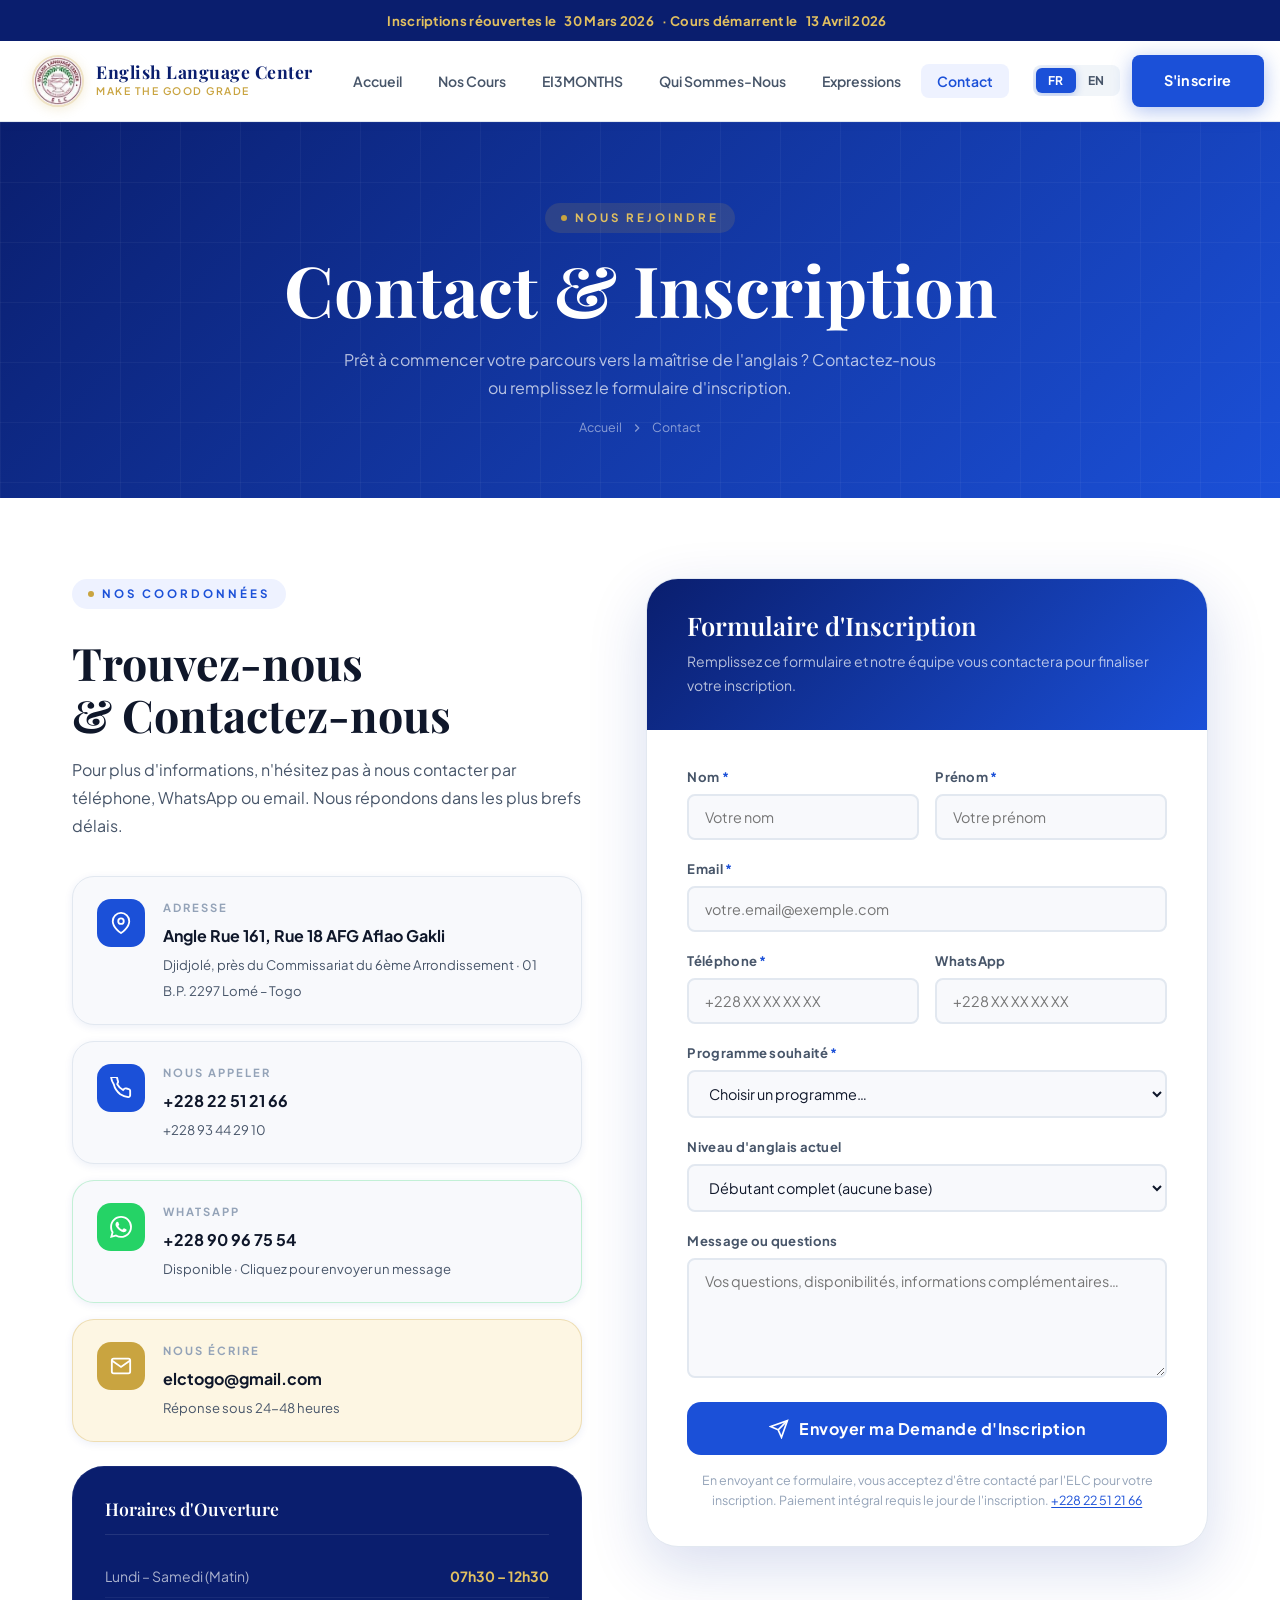
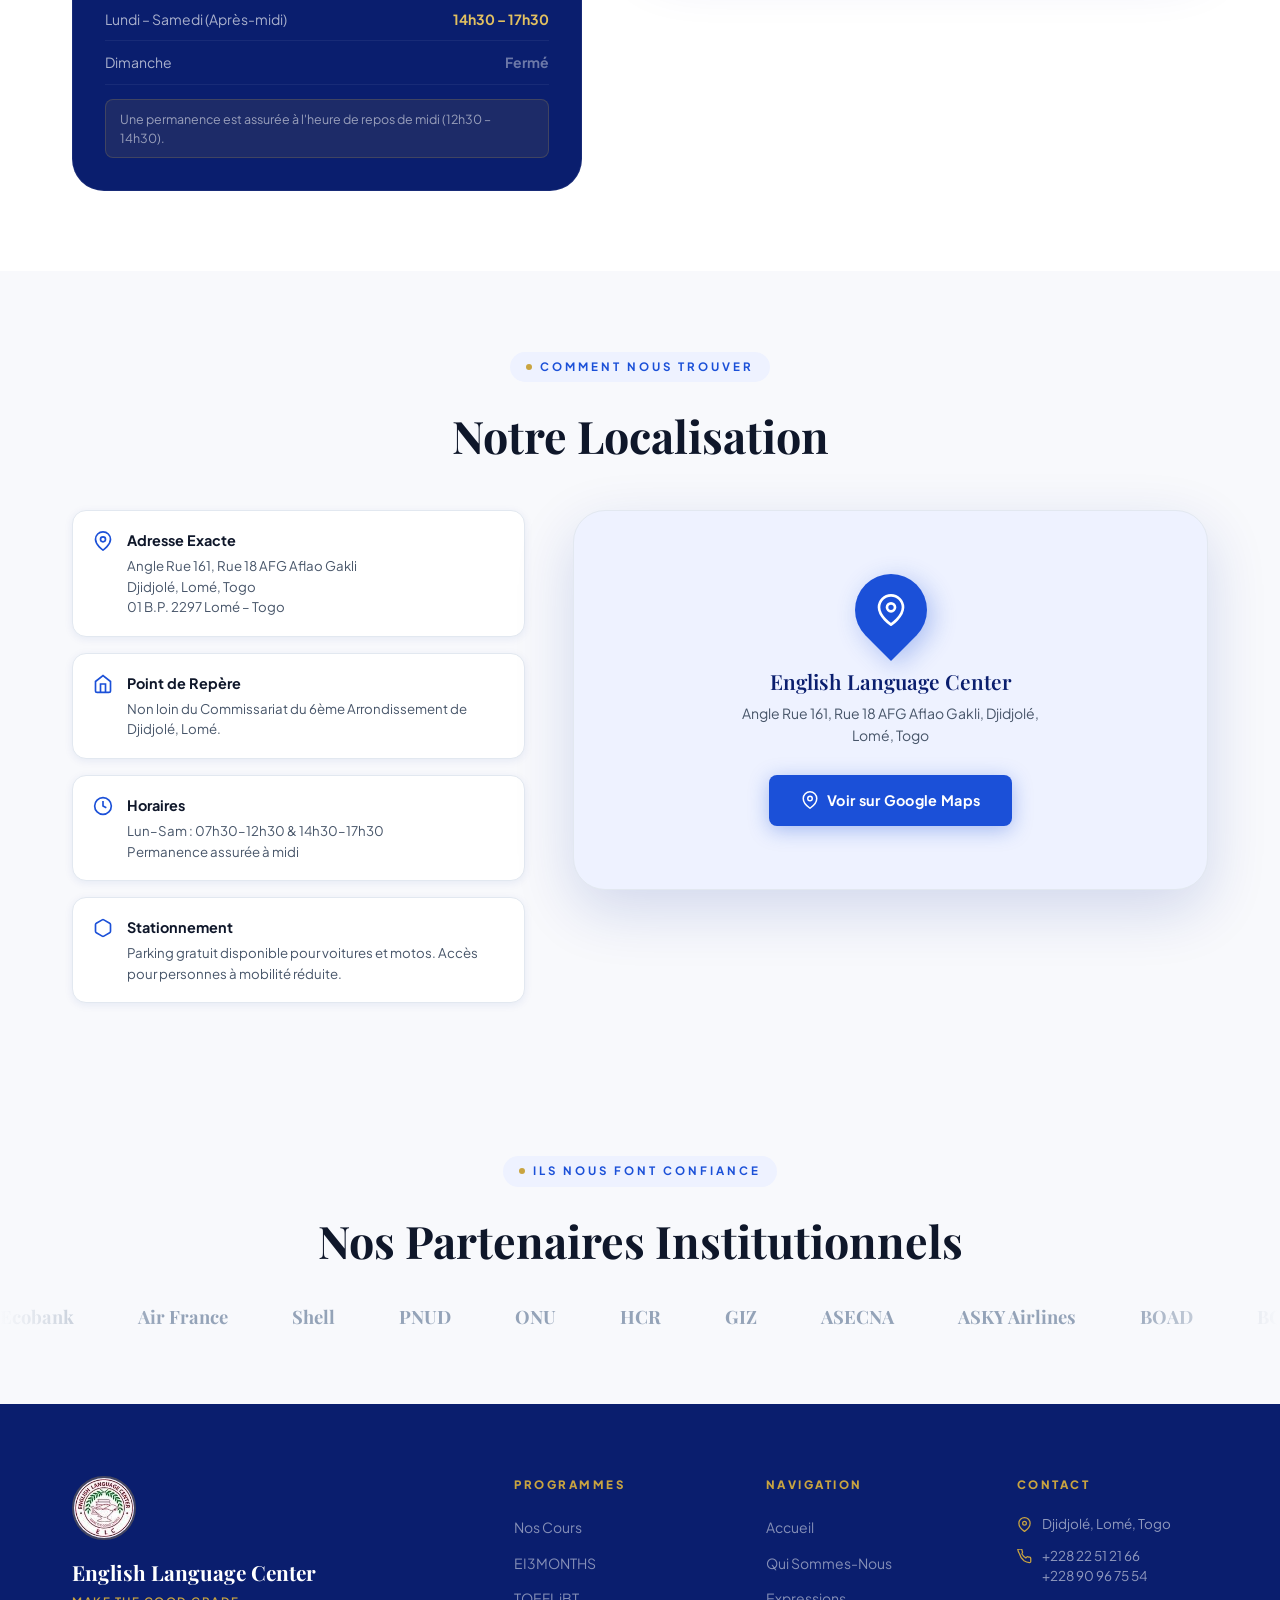
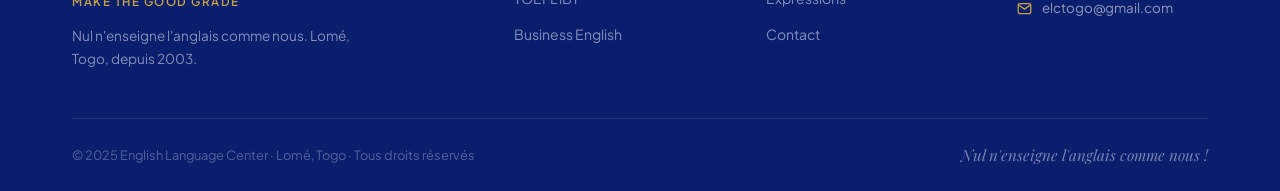
<file: contact.html>
<!DOCTYPE html>
<html lang="fr">
<head>
  <meta charset="UTF-8"/>
  <meta name="viewport" content="width=device-width, initial-scale=1.0"/>
  <meta name="description" content="Contact & Inscription — English Language Center Lomé, Togo. +228 22 51 21 66 | elctogo@gmail.com | Djidjolé."/>
  <title>Contact & Inscription — English Language Center | ELC Togo</title>
  <link rel="icon" type="image/jpeg" href="assets/images/logo.jpg"/>
  <link rel="stylesheet" href="css/style.css"/>
  <style>
    /* ── CONTACT PAGE ── */
    .contact-layout {
      display: grid; grid-template-columns: 1fr 1.1fr;
      gap: 64px; align-items: start; padding: 80px 0;
    }

    /* Info column */
    .contact-info-col {}
    .contact-info-col h2 { margin-bottom: 16px; }
    .contact-info-col > p { margin-bottom: 36px; }

    .contact-cards { display: flex; flex-direction: column; gap: 16px; }
    .contact-card {
      display: flex; gap: 18px; align-items: flex-start;
      padding: 22px 24px; background: var(--off-white);
      border-radius: var(--radius-lg); border: 1px solid var(--gray-200);
      box-shadow: var(--shadow-sm); transition: var(--transition);
      text-decoration: none; color: inherit;
    }
    .contact-card:hover {
      transform: translateX(6px);
      border-color: rgba(27,80,216,0.2);
      box-shadow: var(--shadow-md);
      background: var(--blue-light);
    }
    .contact-card-ico {
      width: 48px; height: 48px; border-radius: var(--radius-md);
      background: var(--blue); display: flex; align-items: center; justify-content: center;
      flex-shrink: 0; transition: var(--transition);
    }
    .contact-card:hover .contact-card-ico { background: var(--blue-dark); transform: scale(1.05); }
    .contact-card-ico svg { width: 22px; height: 22px; color: var(--white); }
    .contact-card-txt label {
      display: block; font-size: 0.7rem; font-weight: 700;
      letter-spacing: 2px; text-transform: uppercase;
      color: var(--gray-400); margin-bottom: 6px;
    }
    .contact-card-txt strong {
      display: block; font-size: 1rem; font-weight: 700;
      color: var(--text); margin-bottom: 2px;
    }
    .contact-card-txt span { font-size: 0.82rem; color: var(--gray-600); }

    /* WhatsApp card special */
    .contact-card.whatsapp { border-color: rgba(37,211,102,0.25); }
    .contact-card.whatsapp .contact-card-ico { background: #25D366; }
    .contact-card.whatsapp:hover { background: rgba(37,211,102,0.06); border-color: rgba(37,211,102,0.4); }

    /* Gold card */
    .contact-card.gold-card { border-color: var(--gold-border); background: var(--gold-pale); }
    .contact-card.gold-card .contact-card-ico { background: var(--gold); }
    .contact-card.gold-card:hover { background: rgba(201,164,64,0.12); }

    /* Hours */
    .hours-card {
      background: var(--blue-deep); border-radius: var(--radius-xl);
      padding: 32px; margin-top: 24px; border: 1px solid rgba(255,255,255,0.06);
    }
    .hours-card h4 {
      color: var(--white); font-family: 'Playfair Display', serif;
      font-size: 1.1rem; margin-bottom: 20px; padding-bottom: 14px;
      border-bottom: 1px solid rgba(255,255,255,0.1);
    }
    .hours-row {
      display: flex; justify-content: space-between; align-items: center;
      padding: 10px 0; border-bottom: 1px solid rgba(255,255,255,0.06);
    }
    .hours-row:last-child { border-bottom: none; }
    .hours-row span { font-size: 0.875rem; color: rgba(255,255,255,0.65); }
    .hours-row strong { font-size: 0.875rem; color: var(--gold-light); font-weight: 700; }
    .hours-note {
      margin-top: 14px; padding: 10px 14px;
      background: rgba(201,164,64,0.1); border: 1px solid rgba(201,164,64,0.2);
      border-radius: var(--radius-sm); font-size: 0.78rem;
      color: rgba(255,255,255,0.55); line-height: 1.5;
    }

    /* Form column */
    .contact-form-col {}
    .form-card {
      background: var(--white); border-radius: var(--radius-xl);
      border: 1px solid var(--gray-200); box-shadow: var(--shadow-lg);
      overflow: hidden;
    }
    .form-card-top {
      background: linear-gradient(135deg, var(--blue-deep), var(--blue));
      padding: 32px 40px;
    }
    .form-card-top h3 {
      font-family: 'Playfair Display', serif;
      font-size: 1.6rem; color: var(--white); margin-bottom: 8px;
    }
    .form-card-top p { color: rgba(255,255,255,0.7); font-size: 0.875rem; }
    .form-card-body { padding: 36px 40px; }

    .form-row { display: grid; grid-template-columns: 1fr 1fr; gap: 16px; }
    .form-group { margin-bottom: 18px; }
    .form-group label {
      display: block; font-size: 0.82rem; font-weight: 700;
      color: var(--gray-600); margin-bottom: 7px; letter-spacing: 0.3px;
    }
    .form-group label span { color: var(--blue); }
    .form-input, .form-select, .form-textarea {
      width: 100%; padding: 12px 16px;
      background: var(--off-white); border: 2px solid var(--gray-200);
      border-radius: var(--radius-sm); color: var(--text);
      font-family: 'Plus Jakarta Sans', sans-serif; font-size: 0.9rem;
      transition: var(--transition); outline: none;
    }
    .form-input:focus, .form-select:focus, .form-textarea:focus {
      border-color: var(--blue); background: var(--white);
      box-shadow: 0 0 0 4px rgba(27,80,216,0.08);
    }
    .form-textarea { resize: vertical; min-height: 120px; }
    .form-select { cursor: pointer; }
    .form-select option { background: var(--white); }

    .form-submit {
      width: 100%; padding: 16px; border-radius: var(--radius-md);
      background: var(--blue); color: var(--white);
      font-family: 'Plus Jakarta Sans', sans-serif;
      font-size: 1rem; font-weight: 700; letter-spacing: 0.5px;
      border: none; cursor: pointer; transition: var(--transition);
      display: flex; align-items: center; justify-content: center; gap: 10px;
    }
    .form-submit:hover {
      background: var(--blue-dark); transform: translateY(-2px);
      box-shadow: 0 8px 30px rgba(27,80,216,0.35);
    }
    .form-submit svg { width: 20px; height: 20px; }
    .form-submit:disabled { opacity: 0.7; cursor: not-allowed; transform: none; }

    .form-success {
      display: none; text-align: center; padding: 32px;
    }
    .form-success .success-ico {
      width: 72px; height: 72px; border-radius: 50%;
      background: rgba(34,197,94,0.12); border: 2px solid rgba(34,197,94,0.3);
      display: flex; align-items: center; justify-content: center;
      margin: 0 auto 20px;
    }
    .form-success .success-ico svg { width: 32px; height: 32px; color: #22c55e; }
    .form-success h4 { font-family: 'Playfair Display', serif; font-size: 1.4rem; margin-bottom: 8px; }
    .form-success p { font-size: 0.9rem; color: var(--gray-600); }
    .form-note {
      text-align: center; margin-top: 16px; font-size: 0.78rem;
      color: var(--gray-400); line-height: 1.55;
    }
    .form-note a { color: var(--blue); text-decoration: underline; text-underline-offset: 2px; }

    /* Map section */
    .map-sec { background: var(--off-white); padding: 80px 0; }
    .map-grid { display: grid; grid-template-columns: 1fr 1.4fr; gap: 48px; align-items: start; margin-top: 48px; }
    .map-info { display: flex; flex-direction: column; gap: 16px; }
    .map-info-item {
      display: flex; gap: 14px; align-items: flex-start;
      padding: 18px 20px; background: var(--white);
      border: 1px solid var(--gray-200); border-radius: var(--radius-md);
      box-shadow: var(--shadow-sm);
    }
    .map-info-item svg { width: 20px; height: 20px; color: var(--blue); flex-shrink: 0; margin-top: 2px; }
    .map-info-item h5 { font-weight: 700; font-size: 0.9rem; margin-bottom: 4px; }
    .map-info-item p { font-size: 0.83rem; color: var(--gray-600); line-height: 1.55; }
    .map-embed {
      background: var(--blue-light); border-radius: var(--radius-xl);
      overflow: hidden; box-shadow: var(--shadow-lg);
      border: 1px solid var(--gray-200); min-height: 380px;
      display: flex; align-items: center; justify-content: center;
      position: relative;
    }
    .map-placeholder {
      text-align: center; padding: 48px 32px;
    }
    .map-pin {
      width: 72px; height: 72px; background: var(--blue);
      border-radius: 50% 50% 50% 0; transform: rotate(-45deg);
      margin: 0 auto 24px; display: flex; align-items: center; justify-content: center;
      box-shadow: 0 8px 24px rgba(27,80,216,0.3);
    }
    .map-pin svg { transform: rotate(45deg); width: 32px; height: 32px; color: var(--white); }
    .map-placeholder h4 { font-family: 'Playfair Display', serif; font-size: 1.3rem; margin-bottom: 8px; color: var(--blue-deep); }
    .map-placeholder p { font-size: 0.875rem; color: var(--gray-600); line-height: 1.6; max-width: 300px; margin: 0 auto 20px; }

    @media (max-width: 1024px) {
      .contact-layout { grid-template-columns: 1fr; gap: 40px; }
      .map-grid { grid-template-columns: 1fr; }
    }
    @media (max-width: 768px) {
      .form-row { grid-template-columns: 1fr; }
      .form-card-top, .form-card-body { padding: 24px; }
    }
  </style>
</head>
<body>

  <!-- ═══ ANNOUNCEMENT BAR ═══ -->
  <div class="announcement-bar">
    <div class="container">
      <span class="fr-text">Inscriptions réouvertes le <span>30 Mars 2026</span> · Cours démarrent le <span>13 Avril 2026</span></span>
      <span class="en-text" style="display:none">Registrations reopen <span>March 30, 2026</span> · Classes start <span>April 13, 2026</span></span>
    </div>
  </div>

  <!-- ═══ NAVBAR ═══ -->
  <nav class="navbar" id="navbar">
    <div class="navbar-inner">
      <a href="index.html" class="navbar-brand">
        <img src="assets/images/logo.jpg" alt="ELC Logo"/>
        <div class="brand-text">
          <span class="brand-name">English Language Center</span>
          <span class="brand-tagline">Make the good grade</span>
        </div>
      </a>
      <ul class="navbar-nav">
        <li><a href="index.html" class="nav-link fr-text">Accueil</a><a href="index.html" class="nav-link en-text" style="display:none">Home</a></li>
        <li><a href="nos-cours.html" class="nav-link fr-text">Nos Cours</a><a href="nos-cours.html" class="nav-link en-text" style="display:none">Our Courses</a></li>
        <li><a href="ei3months.html" class="nav-link">EI3MONTHS</a></li>
        <li><a href="qui-sommes-nous.html" class="nav-link fr-text">Qui Sommes-Nous</a><a href="qui-sommes-nous.html" class="nav-link en-text" style="display:none">About Us</a></li>
        <li><a href="expressions.html" class="nav-link fr-text">Expressions</a><a href="expressions.html" class="nav-link en-text" style="display:none">Expressions</a></li>
        <li><a href="contact.html" class="nav-link active fr-text">Contact</a><a href="contact.html" class="nav-link active en-text" style="display:none">Contact</a></li>
      </ul>
      <div class="navbar-actions">
        <div class="lang-toggle">
          <button class="lang-btn active" id="btn-fr" onclick="setLang('fr')">FR</button>
          <button class="lang-btn" id="btn-en" onclick="setLang('en')">EN</button>
        </div>
        <a href="contact.html" class="btn btn-primary fr-text">S'inscrire</a>
        <a href="contact.html" class="btn btn-primary en-text" style="display:none">Register</a>
        <button class="hamburger" id="hamburger" onclick="toggleMenu()"><span></span><span></span><span></span></button>
      </div>
    </div>
  </nav>

  <div class="mobile-nav" id="mobileMenu">
    <button class="mobile-nav-close" onclick="toggleMenu()">&#x2715;</button>
    <a href="index.html" onclick="toggleMenu()">Accueil</a>
    <a href="nos-cours.html" onclick="toggleMenu()">Nos Cours</a>
    <a href="ei3months.html" onclick="toggleMenu()">EI3MONTHS</a>
    <a href="qui-sommes-nous.html" onclick="toggleMenu()">Qui Sommes-Nous</a>
    <a href="expressions.html" onclick="toggleMenu()">Expressions</a>
    <a href="contact.html" onclick="toggleMenu()">Contact</a>
    <a href="contact.html" class="btn btn-gold" style="margin-top:16px" onclick="toggleMenu()">S'inscrire</a>
  </div>

  <!-- ═══ PAGE HERO ═══ -->
  <section class="page-hero">
    <div class="page-hero-inner container">
      <span class="section-tag reveal fr-text">Nous Rejoindre</span>
      <span class="section-tag reveal en-text" style="display:none">Join Us</span>
      <h1 class="reveal fr-text">Contact & Inscription</h1>
      <h1 class="reveal en-text" style="display:none">Contact & Registration</h1>
      <p class="reveal fr-text">Prêt à commencer votre parcours vers la maîtrise de l'anglais ? Contactez-nous ou remplissez le formulaire d'inscription.</p>
      <p class="reveal en-text" style="display:none">Ready to start your journey to English mastery? Contact us or fill out the registration form.</p>
      <div class="breadcrumb">
        <a href="index.html" class="fr-text">Accueil</a>
        <a href="index.html" class="en-text" style="display:none">Home</a>
        <svg viewBox="0 0 24 24" fill="none" stroke="currentColor" stroke-width="2"><polyline points="9 18 15 12 9 6"/></svg>
        <span class="fr-text">Contact</span>
        <span class="en-text" style="display:none">Contact</span>
      </div>
    </div>
  </section>

  <!-- ═══ CONTACT LAYOUT ═══ -->
  <div class="container">
    <div class="contact-layout">

      <!-- INFO COLUMN -->
      <div class="contact-info-col">
        <span class="section-tag reveal fr-text">Nos Coordonnées</span>
        <span class="section-tag reveal en-text" style="display:none">Our Contact Info</span>
        <h2 class="reveal fr-text" style="margin-top:12px">Trouvez-nous<br/>& Contactez-nous</h2>
        <h2 class="reveal en-text" style="display:none;margin-top:12px">Find Us<br/>& Contact Us</h2>
        <p class="reveal fr-text">Pour plus d'informations, n'hésitez pas à nous contacter par téléphone, WhatsApp ou email. Nous répondons dans les plus brefs délais.</p>
        <p class="reveal en-text" style="display:none">For more information, do not hesitate to contact us by phone, WhatsApp or email. We respond as quickly as possible.</p>

        <div class="contact-cards">
          <!-- Address -->
          <div class="contact-card reveal">
            <div class="contact-card-ico">
              <svg viewBox="0 0 24 24" fill="none" stroke="currentColor" stroke-width="2"><path d="M21 10c0 7-9 13-9 13s-9-6-9-13a9 9 0 0 1 18 0z"/><circle cx="12" cy="10" r="3"/></svg>
            </div>
            <div class="contact-card-txt">
              <label class="fr-text">Adresse</label>
              <label class="en-text" style="display:none">Address</label>
              <strong class="fr-text">Angle Rue 161, Rue 18 AFG Aflao Gakli</strong>
              <strong class="en-text" style="display:none">Corner Rue 161, Rue 18 AFG Aflao Gakli</strong>
              <span class="fr-text">Djidjolé, près du Commissariat du 6ème Arrondissement · 01 B.P. 2297 Lomé – Togo</span>
              <span class="en-text" style="display:none">Djidjolé, near the 6th District Police Station · 01 B.P. 2297 Lomé – Togo</span>
            </div>
          </div>

          <!-- Phone 1 -->
          <a href="tel:+22822512166" class="contact-card reveal">
            <div class="contact-card-ico">
              <svg viewBox="0 0 24 24" fill="none" stroke="currentColor" stroke-width="2"><path d="M22 16.92v3a2 2 0 0 1-2.18 2 19.79 19.79 0 0 1-8.63-3.07A19.5 19.5 0 0 1 4.11 8a19.79 19.79 0 0 1-3.07-8.67A2 2 0 0 1 3 0h3a2 2 0 0 1 2 1.72c.127.96.361 1.903.7 2.81a2 2 0 0 1-.45 2.11L7.91 7.91a16 16 0 0 0 6.29 6.29l1.28-1.27a2 2 0 0 1 2.11-.45 12.84 12.84 0 0 0 2.81.7A2 2 0 0 1 22 14.92v2z"/></svg>
            </div>
            <div class="contact-card-txt">
              <label class="fr-text">Nous Appeler</label>
              <label class="en-text" style="display:none">Call Us</label>
              <strong>+228 22 51 21 66</strong>
              <span>+228 93 44 29 10</span>
            </div>
          </a>

          <!-- WhatsApp -->
          <a href="https://wa.me/22890967554" target="_blank" class="contact-card whatsapp reveal">
            <div class="contact-card-ico">
              <svg viewBox="0 0 24 24" fill="currentColor" color="white"><path d="M17.472 14.382c-.297-.149-1.758-.867-2.03-.967-.273-.099-.471-.148-.67.15-.197.297-.767.966-.94 1.164-.173.199-.347.223-.644.075-.297-.15-1.255-.463-2.39-1.475-.883-.788-1.48-1.761-1.653-2.059-.173-.297-.018-.458.13-.606.134-.133.298-.347.446-.52.149-.174.198-.298.298-.497.099-.198.05-.371-.025-.52-.075-.149-.669-1.612-.916-2.207-.242-.579-.487-.5-.669-.51-.173-.008-.371-.01-.57-.01-.198 0-.52.074-.792.372-.272.297-1.04 1.016-1.04 2.479 0 1.462 1.065 2.875 1.213 3.074.149.198 2.096 3.2 5.077 4.487.709.306 1.262.489 1.694.625.712.227 1.36.195 1.871.118.571-.085 1.758-.719 2.006-1.413.248-.694.248-1.289.173-1.413-.074-.124-.272-.198-.57-.347m-5.421 7.403h-.004a9.87 9.87 0 01-5.031-1.378l-.361-.214-3.741.982.998-3.648-.235-.374a9.86 9.86 0 01-1.51-5.26c.001-5.45 4.436-9.884 9.888-9.884 2.64 0 5.122 1.03 6.988 2.898a9.825 9.825 0 012.893 6.994c-.003 5.45-4.437 9.884-9.885 9.884m8.413-18.297A11.815 11.815 0 0012.05 0C5.495 0 .16 5.335.157 11.892c0 2.096.547 4.142 1.588 5.945L.057 24l6.305-1.654a11.882 11.882 0 005.683 1.448h.005c6.554 0 11.89-5.335 11.893-11.893a11.821 11.821 0 00-3.48-8.413z"/></svg>
            </div>
            <div class="contact-card-txt">
              <label>WhatsApp</label>
              <strong>+228 90 96 75 54</strong>
              <span class="fr-text">Disponible · Cliquez pour envoyer un message</span>
              <span class="en-text" style="display:none">Available · Click to send a message</span>
            </div>
          </a>

          <!-- Email -->
          <a href="mailto:elctogo@gmail.com" class="contact-card gold-card reveal">
            <div class="contact-card-ico">
              <svg viewBox="0 0 24 24" fill="none" stroke="currentColor" stroke-width="2"><path d="M4 4h16c1.1 0 2 .9 2 2v12c0 1.1-.9 2-2 2H4c-1.1 0-2-.9-2-2V6c0-1.1.9-2 2-2z"/><polyline points="22,6 12,13 2,6"/></svg>
            </div>
            <div class="contact-card-txt">
              <label class="fr-text">Nous Écrire</label>
              <label class="en-text" style="display:none">Email Us</label>
              <strong>elctogo@gmail.com</strong>
              <span class="fr-text">Réponse sous 24-48 heures</span>
              <span class="en-text" style="display:none">Response within 24-48 hours</span>
            </div>
          </a>
        </div>

        <!-- Hours -->
        <div class="hours-card reveal">
          <h4 class="fr-text">Horaires d'Ouverture</h4>
          <h4 class="en-text" style="display:none">Opening Hours</h4>
          <div class="hours-row">
            <span class="fr-text">Lundi – Samedi (Matin)</span>
            <span class="en-text" style="display:none">Monday – Saturday (Morning)</span>
            <strong>07h30 – 12h30</strong>
          </div>
          <div class="hours-row">
            <span class="fr-text">Lundi – Samedi (Après-midi)</span>
            <span class="en-text" style="display:none">Monday – Saturday (Afternoon)</span>
            <strong>14h30 – 17h30</strong>
          </div>
          <div class="hours-row">
            <span class="fr-text">Dimanche</span>
            <span class="en-text" style="display:none">Sunday</span>
            <strong style="color:rgba(255,255,255,0.4)" class="fr-text">Fermé</strong>
            <strong style="color:rgba(255,255,255,0.4)" class="en-text">Closed</strong>
          </div>
          <p class="hours-note fr-text">Une permanence est assurée à l'heure de repos de midi (12h30 – 14h30).</p>
          <p class="hours-note en-text" style="display:none">A duty service is available during the midday break (12:30pm – 2:30pm).</p>
        </div>
      </div>

      <!-- FORM COLUMN -->
      <div class="contact-form-col">
        <div class="form-card reveal">
          <div class="form-card-top">
            <h3 class="fr-text">Formulaire d'Inscription</h3>
            <h3 class="en-text" style="display:none">Registration Form</h3>
            <p class="fr-text">Remplissez ce formulaire et notre équipe vous contactera pour finaliser votre inscription.</p>
            <p class="en-text" style="display:none">Fill out this form and our team will contact you to finalize your registration.</p>
          </div>

          <div class="form-card-body" id="formBody">
            <form id="contactForm" onsubmit="submitForm(event)">
              <div class="form-row">
                <div class="form-group">
                  <label class="fr-text">Nom <span>*</span></label>
                  <label class="en-text" style="display:none">Last Name <span>*</span></label>
                  <input type="text" class="form-input" placeholder="Votre nom" required/>
                </div>
                <div class="form-group">
                  <label class="fr-text">Prénom <span>*</span></label>
                  <label class="en-text" style="display:none">First Name <span>*</span></label>
                  <input type="text" class="form-input" placeholder="Votre prénom" required/>
                </div>
              </div>

              <div class="form-group">
                <label class="fr-text">Email <span>*</span></label>
                <label class="en-text" style="display:none">Email <span>*</span></label>
                <input type="email" class="form-input" placeholder="votre.email@exemple.com" required/>
              </div>

              <div class="form-row">
                <div class="form-group">
                  <label class="fr-text">Téléphone <span>*</span></label>
                  <label class="en-text" style="display:none">Phone <span>*</span></label>
                  <input type="tel" class="form-input" placeholder="+228 XX XX XX XX" required/>
                </div>
                <div class="form-group">
                  <label>WhatsApp</label>
                  <input type="tel" class="form-input" placeholder="+228 XX XX XX XX"/>
                </div>
              </div>

              <div class="form-group">
                <label class="fr-text">Programme souhaité <span>*</span></label>
                <label class="en-text" style="display:none">Desired program <span>*</span></label>
                <select class="form-select" required>
                  <option value="" class="fr-text">Choisir un programme…</option>
                  <option value="" class="en-text">Choose a program…</option>
                  <option class="fr-text">Programme Trimestriel — Nouveau (70 000 FCFA)</option>
                  <option class="en-text">Quarterly Program — New Student (70,000 FCFA)</option>
                  <option class="fr-text">Programme Trimestriel — Ancien (65 000 FCFA)</option>
                  <option class="en-text">Quarterly Program — Returning (65,000 FCFA)</option>
                  <option class="fr-text">EI3MONTHS — English In 3 Months (120 000 FCFA)</option>
                  <option class="en-text">EI3MONTHS — English In 3 Months (120,000 FCFA)</option>
                  <option class="fr-text">TOEFL iBT Preparation (110 000 FCFA)</option>
                  <option class="en-text">TOEFL iBT Preparation (110,000 FCFA)</option>
                  <option>Children's Class (45 000 FCFA)</option>
                  <option>Business English</option>
                  <option>Financial English</option>
                  <option>Translation Course</option>
                  <option>Administrative &amp; Secretarial Course</option>
                  <option>Youth Program</option>
                  <option>LETSEF</option>
                  <option class="fr-text">Autre / Renseignements</option>
                  <option class="en-text">Other / Information</option>
                </select>
              </div>

              <div class="form-group">
                <label class="fr-text">Niveau d'anglais actuel</label>
                <label class="en-text" style="display:none">Current English level</label>
                <select class="form-select">
                  <option class="fr-text">Débutant complet (aucune base)</option>
                  <option class="en-text">Complete beginner (no base)</option>
                  <option class="fr-text">Débutant (quelques bases)</option>
                  <option class="en-text">Beginner (some basics)</option>
                  <option class="fr-text">Intermédiaire</option>
                  <option class="en-text">Intermediate</option>
                  <option class="fr-text">Intermédiaire Avancé</option>
                  <option class="en-text">Upper Intermediate</option>
                  <option class="fr-text">Avancé</option>
                  <option class="en-text">Advanced</option>
                </select>
              </div>

              <div class="form-group">
                <label class="fr-text">Message ou questions</label>
                <label class="en-text" style="display:none">Message or questions</label>
                <textarea class="form-textarea" placeholder="Vos questions, disponibilités, informations complémentaires…"></textarea>
              </div>

              <button type="submit" class="form-submit" id="submitBtn">
                <svg viewBox="0 0 24 24" fill="none" stroke="currentColor" stroke-width="2"><line x1="22" y1="2" x2="11" y2="13"/><polygon points="22 2 15 22 11 13 2 9 22 2"/></svg>
                <span class="fr-text">Envoyer ma Demande d'Inscription</span>
                <span class="en-text" style="display:none">Send My Registration Request</span>
              </button>

              <p class="form-note fr-text">En envoyant ce formulaire, vous acceptez d'être contacté par l'ELC pour votre inscription. Paiement intégral requis le jour de l'inscription. <a href="tel:+22822512166">+228 22 51 21 66</a></p>
              <p class="form-note en-text" style="display:none">By sending this form, you agree to be contacted by ELC for your registration. Full payment required on registration day. <a href="tel:+22822512166">+228 22 51 21 66</a></p>
            </form>

            <!-- Success Message -->
            <div class="form-success" id="formSuccess">
              <div class="success-ico">
                <svg viewBox="0 0 24 24" fill="none" stroke="currentColor" stroke-width="2.5"><polyline points="20 6 9 17 4 12"/></svg>
              </div>
              <h4 class="fr-text">Demande Envoyée avec Succès !</h4>
              <h4 class="en-text" style="display:none">Request Sent Successfully!</h4>
              <p class="fr-text">Notre équipe vous contactera très prochainement pour finaliser votre inscription. En attendant, n'hésitez pas à nous appeler au <strong>+228 22 51 21 66</strong>.</p>
              <p class="en-text" style="display:none">Our team will contact you very soon to finalize your registration. In the meantime, feel free to call us at <strong>+228 22 51 21 66</strong>.</p>
            </div>
          </div>
        </div>
      </div>

    </div>
  </div>

  <!-- ═══ MAP ═══ -->
  <section class="map-sec">
    <div class="container">
      <div class="text-center">
        <span class="section-tag reveal fr-text">Comment nous Trouver</span>
        <span class="section-tag reveal en-text" style="display:none">How to Find Us</span>
        <h2 class="reveal" style="margin-top:12px">
          <span class="fr-text">Notre Localisation</span>
          <span class="en-text" style="display:none">Our Location</span>
        </h2>
      </div>

      <div class="map-grid">
        <div class="map-info">
          <div class="map-info-item reveal">
            <svg viewBox="0 0 24 24" fill="none" stroke="currentColor" stroke-width="2"><path d="M21 10c0 7-9 13-9 13s-9-6-9-13a9 9 0 0 1 18 0z"/><circle cx="12" cy="10" r="3"/></svg>
            <div>
              <h5 class="fr-text">Adresse Exacte</h5>
              <h5 class="en-text" style="display:none">Exact Address</h5>
              <p>Angle Rue 161, Rue 18 AFG Aflao Gakli<br/>Djidjolé, Lomé, Togo<br/>01 B.P. 2297 Lomé – Togo</p>
            </div>
          </div>
          <div class="map-info-item reveal">
            <svg viewBox="0 0 24 24" fill="none" stroke="currentColor" stroke-width="2"><path d="M3 9l9-7 9 7v11a2 2 0 0 1-2 2H5a2 2 0 0 1-2-2z"/><polyline points="9 22 9 12 15 12 15 22"/></svg>
            <div>
              <h5 class="fr-text">Point de Repère</h5>
              <h5 class="en-text" style="display:none">Landmark</h5>
              <p class="fr-text">Non loin du Commissariat du 6ème Arrondissement de Djidjolé, Lomé.</p>
              <p class="en-text" style="display:none">Not far from the 6th District Police Station in Djidjolé, Lomé.</p>
            </div>
          </div>
          <div class="map-info-item reveal">
            <svg viewBox="0 0 24 24" fill="none" stroke="currentColor" stroke-width="2"><circle cx="12" cy="12" r="10"/><polyline points="12 6 12 12 16 14"/></svg>
            <div>
              <h5 class="fr-text">Horaires</h5>
              <h5 class="en-text" style="display:none">Hours</h5>
              <p class="fr-text">Lun–Sam : 07h30–12h30 & 14h30–17h30<br/>Permanence assurée à midi</p>
              <p class="en-text" style="display:none">Mon–Sat: 7:30am–12:30pm & 2:30pm–5:30pm<br/>Midday duty service available</p>
            </div>
          </div>
          <div class="map-info-item reveal">
            <svg viewBox="0 0 24 24" fill="none" stroke="currentColor" stroke-width="2"><path d="M21 16V8a2 2 0 0 0-1-1.73l-7-4a2 2 0 0 0-2 0l-7 4A2 2 0 0 0 3 8v8a2 2 0 0 0 1 1.73l7 4a2 2 0 0 0 2 0l7-4A2 2 0 0 0 21 16z"/></svg>
            <div>
              <h5 class="fr-text">Stationnement</h5>
              <h5 class="en-text" style="display:none">Parking</h5>
              <p class="fr-text">Parking gratuit disponible pour voitures et motos. Accès pour personnes à mobilité réduite.</p>
              <p class="en-text" style="display:none">Free parking available for cars and motorbikes. Access for people with reduced mobility.</p>
            </div>
          </div>
        </div>

        <div class="map-embed reveal">
          <div class="map-placeholder">
            <div class="map-pin">
              <svg viewBox="0 0 24 24" fill="none" stroke="currentColor" stroke-width="2"><path d="M21 10c0 7-9 13-9 13s-9-6-9-13a9 9 0 0 1 18 0z"/><circle cx="12" cy="10" r="3"/></svg>
            </div>
            <h4>English Language Center</h4>
            <p class="fr-text">Angle Rue 161, Rue 18 AFG Aflao Gakli, Djidjolé, Lomé, Togo</p>
            <p class="en-text" style="display:none">Corner Rue 161, Rue 18 AFG Aflao Gakli, Djidjolé, Lomé, Togo</p>
            <a href="https://www.google.com/maps/search/English+Language+Center+Lome+Togo" target="_blank" class="btn btn-primary" style="display:inline-flex;margin-top:8px">
              <svg viewBox="0 0 24 24" fill="none" stroke="currentColor" stroke-width="2" style="width:18px;height:18px"><path d="M21 10c0 7-9 13-9 13s-9-6-9-13a9 9 0 0 1 18 0z"/><circle cx="12" cy="10" r="3"/></svg>
              <span class="fr-text">Voir sur Google Maps</span>
              <span class="en-text" style="display:none">View on Google Maps</span>
            </a>
          </div>
        </div>
      </div>
    </div>
  </section>

  <!-- ═══ PARTNERS STRIP ═══ -->
  <section class="section-pad-sm partners-sec">
    <div class="container">
      <span class="section-tag reveal fr-text">Ils nous font confiance</span>
      <span class="section-tag reveal en-text" style="display:none">They trust us</span>
      <h2 class="reveal" style="margin-top:12px;margin-bottom:0">
        <span class="fr-text">Nos Partenaires Institutionnels</span>
        <span class="en-text" style="display:none">Our Institutional Partners</span>
      </h2>
    </div>
    <div class="marquee-wrap" style="margin-top:36px">
      <div class="marquee-track">
        <span class="partner-name">Ecobank</span><span class="partner-name">Air France</span><span class="partner-name">Shell</span><span class="partner-name">PNUD</span><span class="partner-name">ONU</span><span class="partner-name">HCR</span><span class="partner-name">GIZ</span><span class="partner-name">ASECNA</span><span class="partner-name">ASKY Airlines</span><span class="partner-name">BOAD</span><span class="partner-name">BCAO</span><span class="partner-name">ContourGlobal</span><span class="partner-name">CIM Togo</span><span class="partner-name">ENI</span><span class="partner-name">Peace Corps</span><span class="partner-name">ANAC</span><span class="partner-name">Plan Togo</span><span class="partner-name">ANPE</span><span class="partner-name">BTCI</span><span class="partner-name">Moov Africa</span><span class="partner-name">Sarakawa</span><span class="partner-name">Vlisco</span>
        <span class="partner-name">Ecobank</span><span class="partner-name">Air France</span><span class="partner-name">Shell</span><span class="partner-name">PNUD</span><span class="partner-name">ONU</span><span class="partner-name">HCR</span><span class="partner-name">GIZ</span><span class="partner-name">ASECNA</span><span class="partner-name">ASKY Airlines</span><span class="partner-name">BOAD</span><span class="partner-name">BCAO</span><span class="partner-name">ContourGlobal</span><span class="partner-name">CIM Togo</span><span class="partner-name">ENI</span><span class="partner-name">Peace Corps</span><span class="partner-name">ANAC</span><span class="partner-name">Plan Togo</span><span class="partner-name">ANPE</span><span class="partner-name">BTCI</span><span class="partner-name">Moov Africa</span><span class="partner-name">Sarakawa</span><span class="partner-name">Vlisco</span>
      </div>
    </div>
  </section>

  <!-- ═══ FOOTER ═══ -->
  <footer>
    <div class="container">
      <div class="footer-top">
        <div class="footer-brand">
          <img src="assets/images/logo.jpg" alt="ELC Logo"/>
          <div class="footer-brand-name">English Language Center</div>
          <div class="footer-brand-tag">Make the Good Grade</div>
          <p class="fr-text">Nul n'enseigne l'anglais comme nous. Lomé, Togo, depuis 2003.</p>
          <p class="en-text" style="display:none">No one teaches English like us. Lomé, Togo, since 2003.</p>
        </div>
        <div class="footer-col">
          <h5 class="fr-text">Programmes</h5><h5 class="en-text" style="display:none">Programs</h5>
          <ul>
            <li><a href="nos-cours.html" class="fr-text">Nos Cours</a><a href="nos-cours.html" class="en-text" style="display:none">Our Courses</a></li>
            <li><a href="ei3months.html">EI3MONTHS</a></li>
            <li><a href="nos-cours.html">TOEFL iBT</a></li>
            <li><a href="nos-cours.html">Business English</a></li>
          </ul>
        </div>
        <div class="footer-col">
          <h5 class="fr-text">Navigation</h5><h5 class="en-text" style="display:none">Navigation</h5>
          <ul>
            <li><a href="index.html" class="fr-text">Accueil</a><a href="index.html" class="en-text" style="display:none">Home</a></li>
            <li><a href="qui-sommes-nous.html" class="fr-text">Qui Sommes-Nous</a><a href="qui-sommes-nous.html" class="en-text" style="display:none">About Us</a></li>
            <li><a href="expressions.html" class="fr-text">Expressions</a><a href="expressions.html" class="en-text" style="display:none">Expressions</a></li>
            <li><a href="contact.html">Contact</a></li>
          </ul>
        </div>
        <div class="footer-col">
          <h5>Contact</h5>
          <div class="footer-contact-item">
            <svg viewBox="0 0 24 24" fill="none" stroke="currentColor" stroke-width="2"><path d="M21 10c0 7-9 13-9 13s-9-6-9-13a9 9 0 0 1 18 0z"/><circle cx="12" cy="10" r="3"/></svg>
            <span>Djidjolé, Lomé, Togo</span>
          </div>
          <div class="footer-contact-item">
            <svg viewBox="0 0 24 24" fill="none" stroke="currentColor" stroke-width="2"><path d="M22 16.92v3a2 2 0 0 1-2.18 2 19.79 19.79 0 0 1-8.63-3.07A19.5 19.5 0 0 1 4.11 8a19.79 19.79 0 0 1-3.07-8.67A2 2 0 0 1 3 0h3a2 2 0 0 1 2 1.72c.127.96.361 1.903.7 2.81a2 2 0 0 1-.45 2.11L7.91 7.91a16 16 0 0 0 6.29 6.29l1.28-1.27a2 2 0 0 1 2.11-.45 12.84 12.84 0 0 0 2.81.7A2 2 0 0 1 22 14.92v2z"/></svg>
            <span>+228 22 51 21 66<br/>+228 90 96 75 54</span>
          </div>
          <div class="footer-contact-item">
            <svg viewBox="0 0 24 24" fill="none" stroke="currentColor" stroke-width="2"><path d="M4 4h16c1.1 0 2 .9 2 2v12c0 1.1-.9 2-2 2H4c-1.1 0-2-.9-2-2V6c0-1.1.9-2 2-2z"/><polyline points="22,6 12,13 2,6"/></svg>
            <span>elctogo@gmail.com</span>
          </div>
        </div>
      </div>
      <div class="footer-bottom">
        <span>© 2025 English Language Center · Lomé, Togo · Tous droits réservés</span>
        <em>Nul n'enseigne l'anglais comme nous !</em>
      </div>
    </div>
  </footer>

  <script src="js/main.js"></script>
  <script>
    function submitForm(e) {
      e.preventDefault();
      const btn = document.getElementById('submitBtn');
      btn.disabled = true;
      const frText = btn.querySelector('.fr-text');
      const enText = btn.querySelector('.en-text');
      if(frText) frText.textContent = 'Envoi en cours…';
      if(enText) enText.textContent = 'Sending…';
      setTimeout(() => {
        document.getElementById('contactForm').style.display = 'none';
        document.getElementById('formSuccess').style.display = 'block';
        // Re-apply lang
        const lang = localStorage.getItem('elc-lang') || 'fr';
        setLang(lang);
      }, 1500);
    }
  </script>
</body>
</html>
</file>
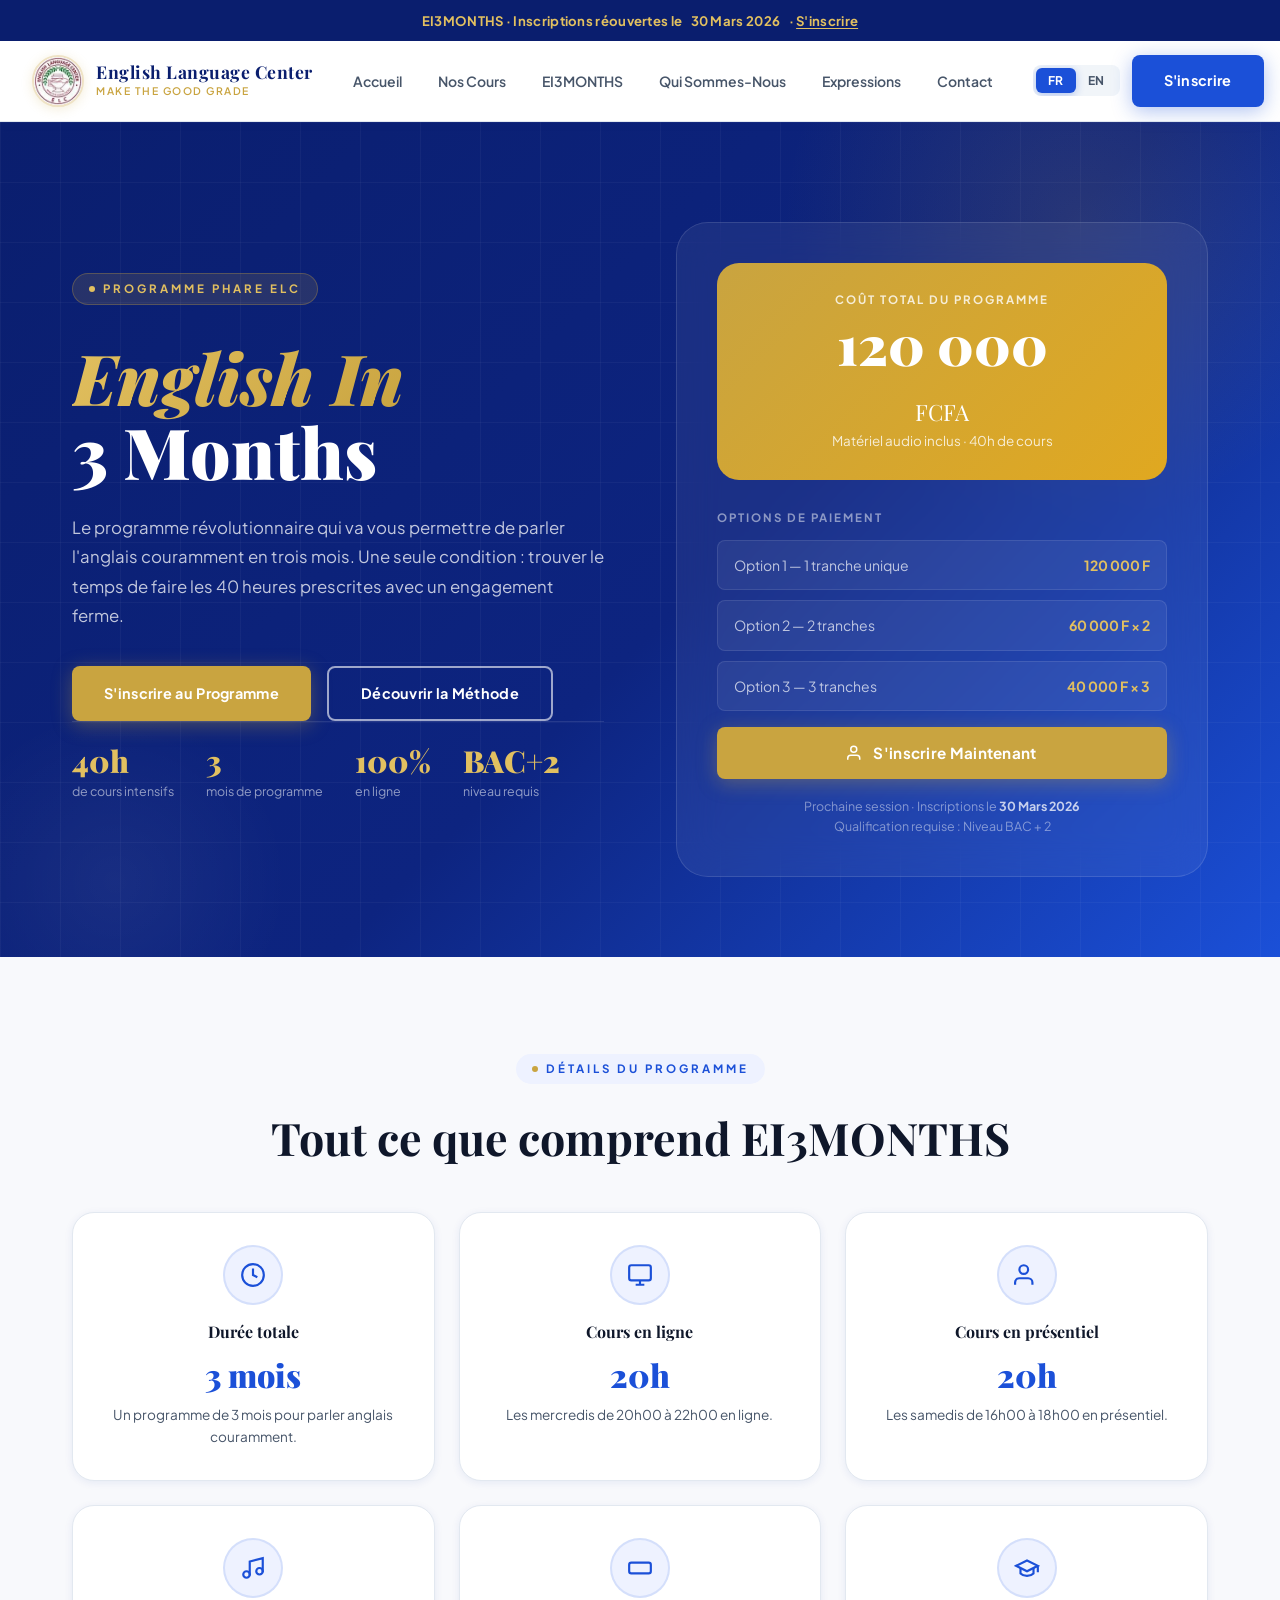
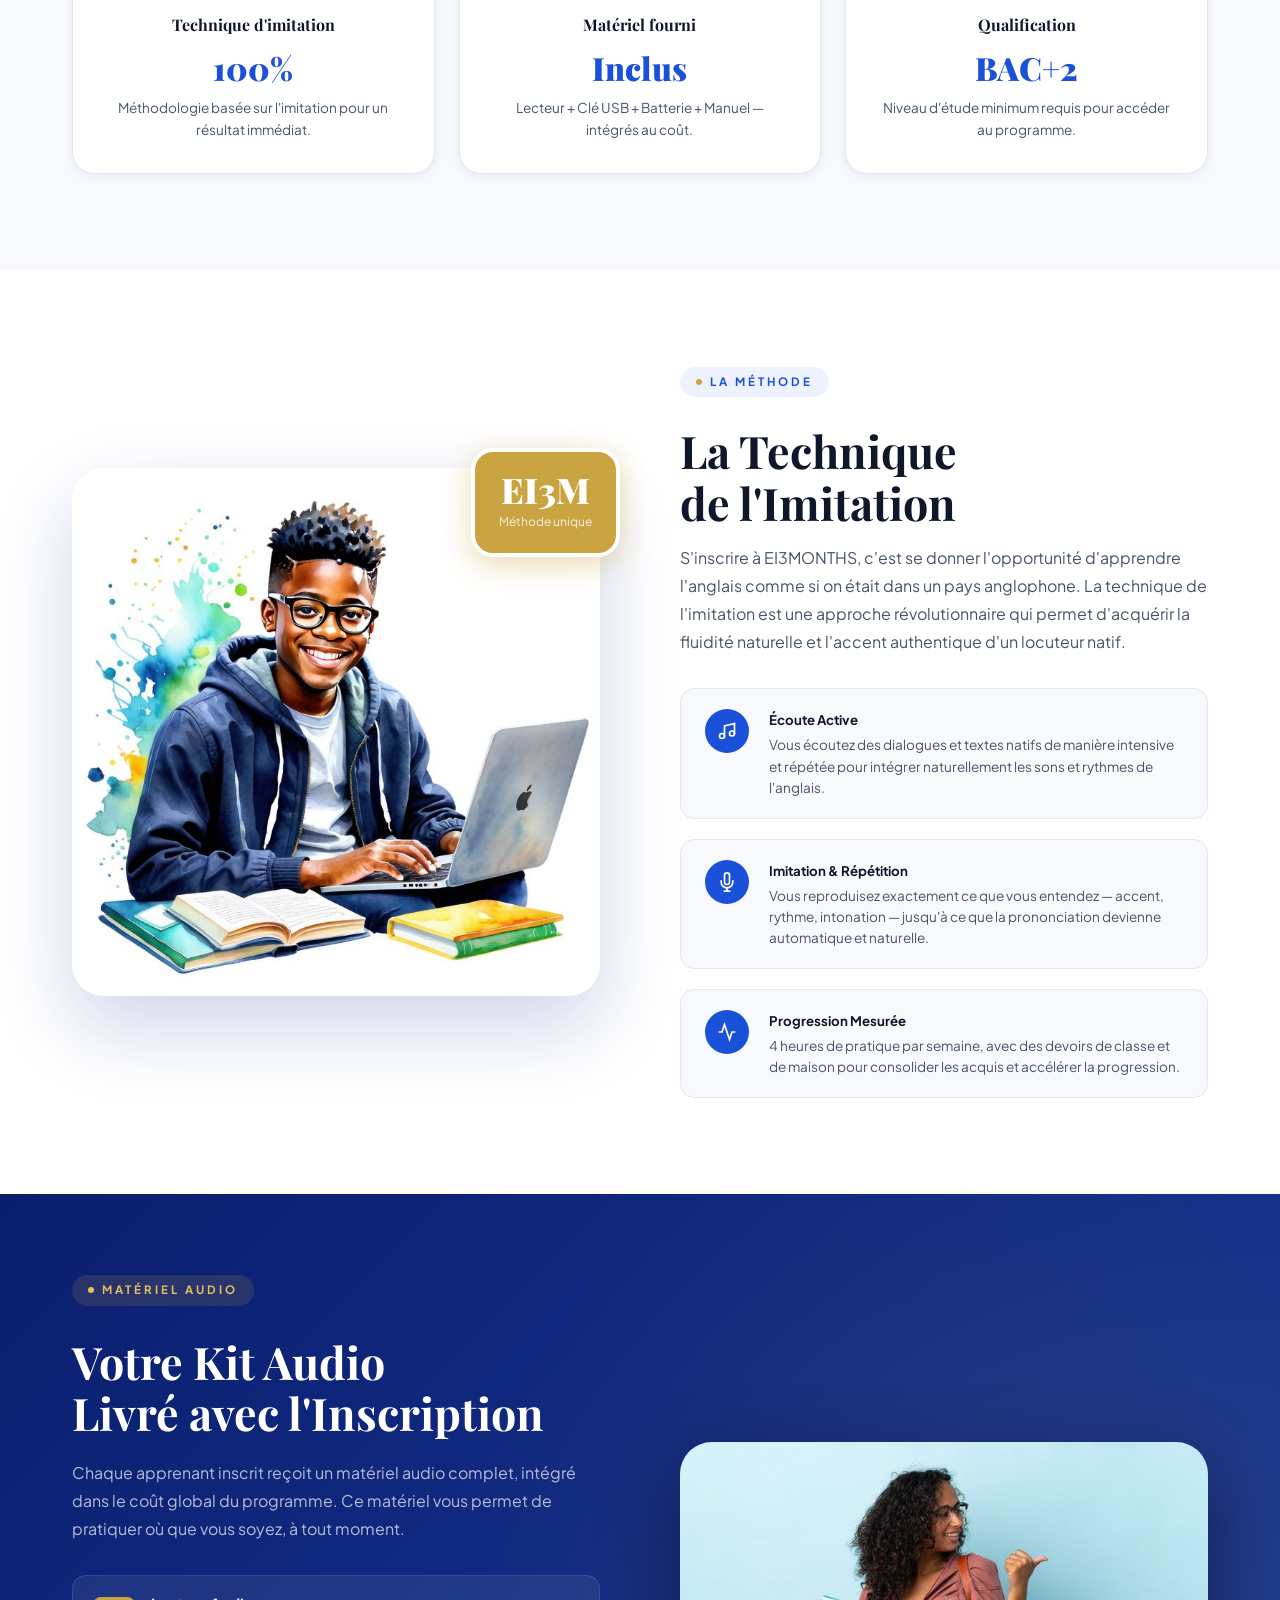
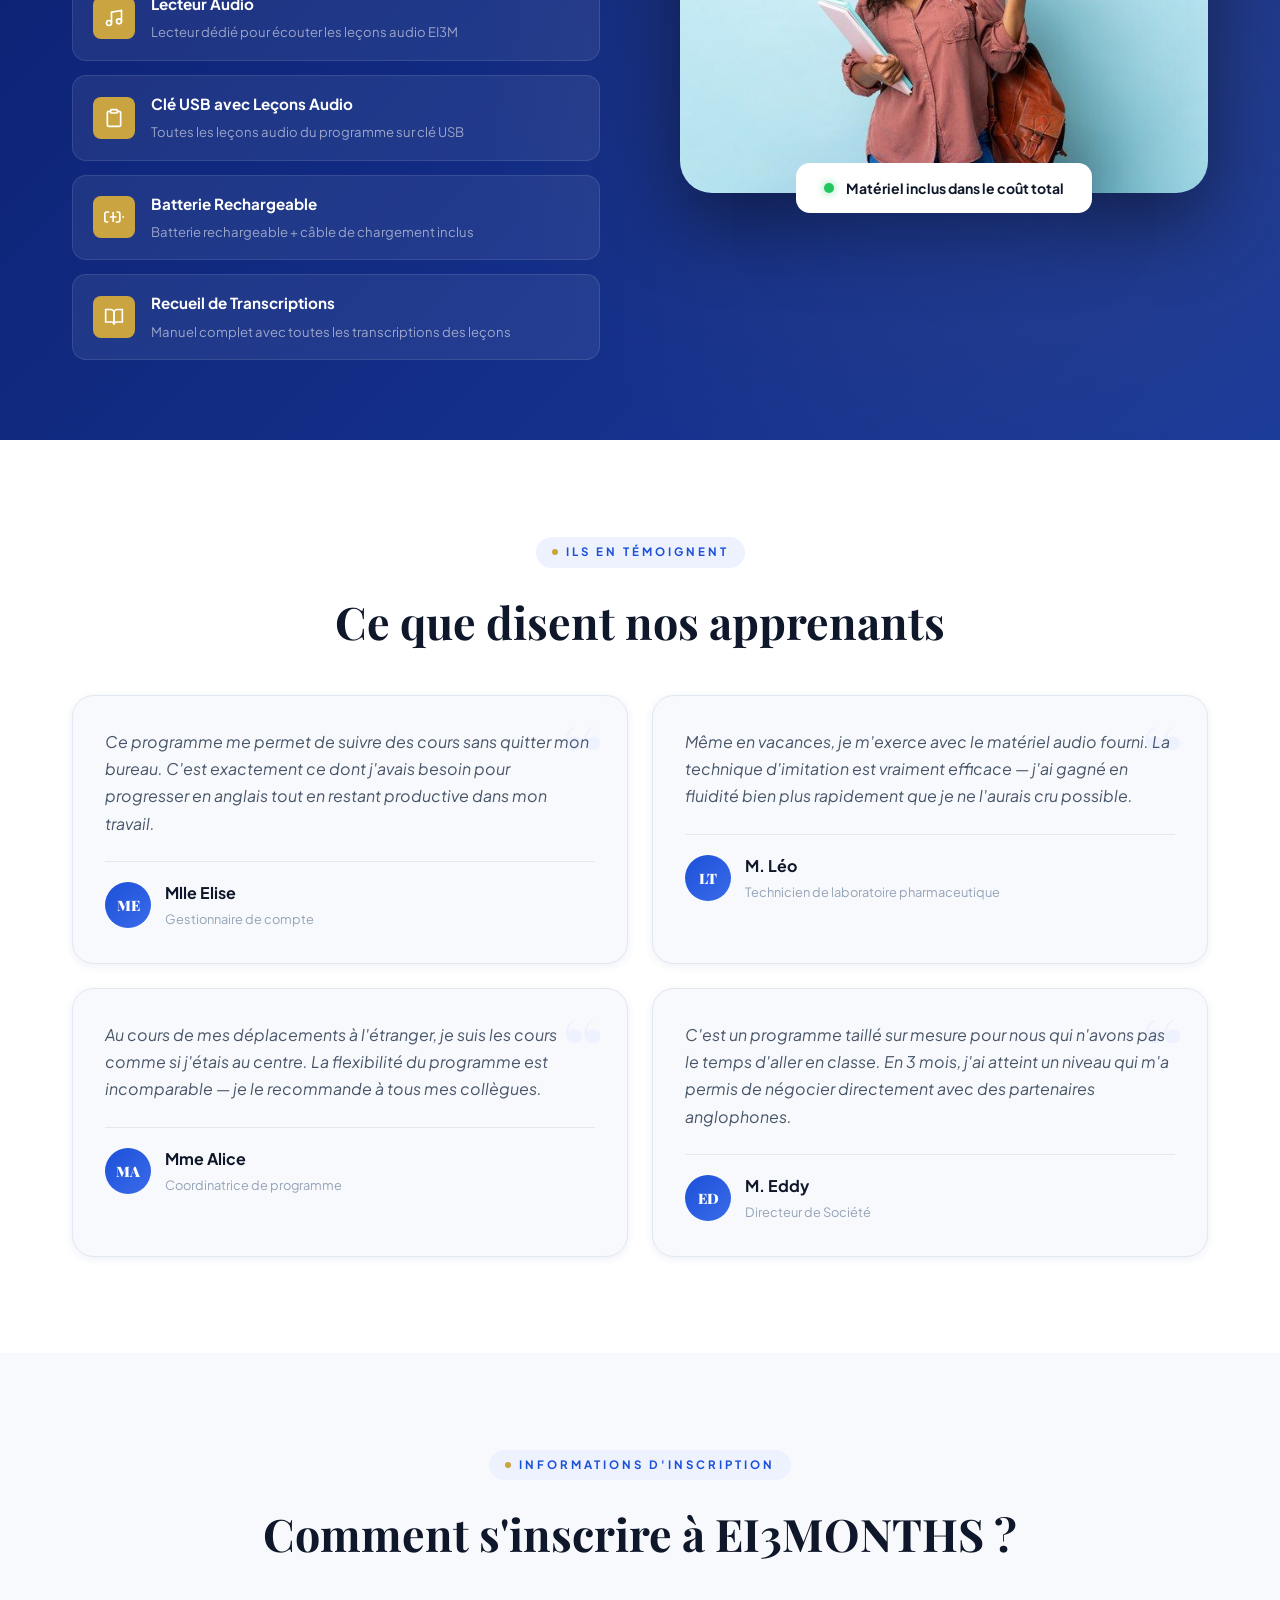
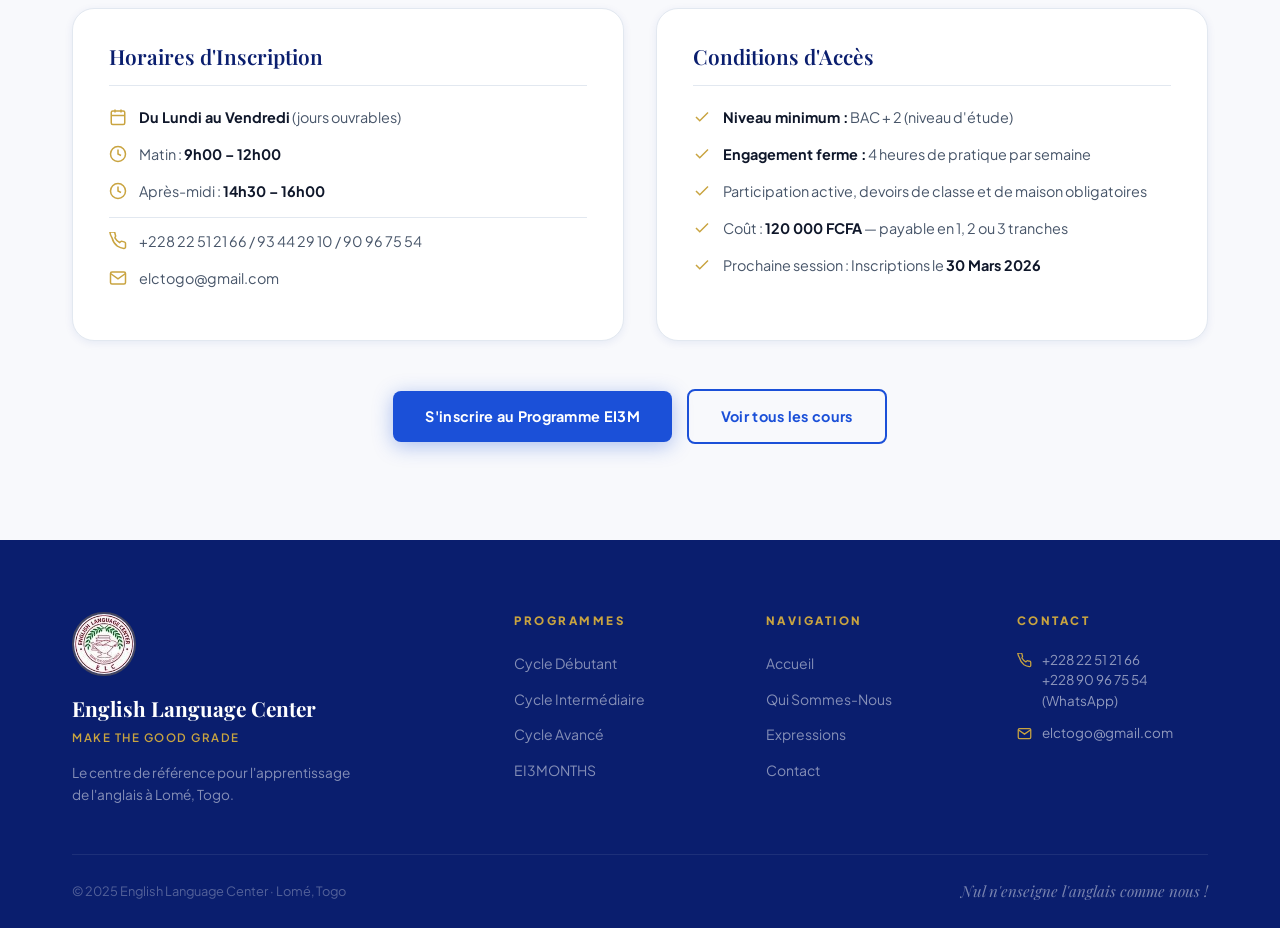
<file: ei3months.html>
<!DOCTYPE html>
<html lang="fr">
<head>
  <meta charset="UTF-8"/>
  <meta name="viewport" content="width=device-width, initial-scale=1.0"/>
  <meta name="description" content="EI3MONTHS — English In 3 Months. Programme intensif en ligne basé sur la technique de l'imitation. ELC Togo."/>
  <title>EI3MONTHS — English In 3 Months | ELC Togo</title>
  <link rel="icon" type="image/jpeg" href="assets/images/logo.jpg"/>
  <link rel="stylesheet" href="css/style.css"/>
  <style>
    /* ── EI3M HERO ── */
    .ei3m-page-hero {
      background: linear-gradient(135deg, var(--blue-deep) 0%, #0d2480 55%, #1B50D8 100%);
      min-height: 85vh; display: flex; align-items: center;
      position: relative; overflow: hidden; padding: 100px 0 80px;
    }
    .ei3m-page-hero::before {
      content: '';
      position: absolute; inset: 0;
      background-image:
        linear-gradient(rgba(255,255,255,0.035) 1px, transparent 1px),
        linear-gradient(90deg, rgba(255,255,255,0.035) 1px, transparent 1px);
      background-size: 60px 60px;
    }
    .ei3m-hero-orb {
      position: absolute; border-radius: 50%; pointer-events: none;
    }
    .ei3m-orb1 {
      width: 600px; height: 600px;
      background: radial-gradient(circle, rgba(201,164,64,0.14) 0%, transparent 70%);
      top: -200px; right: -100px;
    }
    .ei3m-orb2 {
      width: 350px; height: 350px;
      background: radial-gradient(circle, rgba(255,255,255,0.05) 0%, transparent 70%);
      bottom: -100px; left: -60px;
    }
    .ei3m-hero-inner {
      display: grid; grid-template-columns: 1fr 1fr;
      gap: 72px; align-items: center;
      position: relative; z-index: 2; width: 100%;
    }
    .ei3m-hero-content { color: var(--white); }
    .ei3m-hero-content .section-tag {
      background: rgba(201,164,64,0.15); color: var(--gold-light);
      border: 1px solid rgba(201,164,64,0.3);
    }
    .ei3m-hero-content .section-tag::before { background: var(--gold-light); }
    .ei3m-hero-title {
      font-family: 'Playfair Display', serif;
      font-size: clamp(2.8rem, 5.5vw, 4.8rem);
      font-weight: 900; line-height: 1.05;
      color: var(--white); margin: 20px 0 24px;
    }
    .ei3m-hero-title em {
      font-style: italic;
      background: linear-gradient(135deg, var(--gold-light), var(--gold));
      -webkit-background-clip: text; -webkit-text-fill-color: transparent;
      background-clip: text;
    }
    .ei3m-hero-desc {
      color: rgba(255,255,255,0.75); font-size: 1.05rem;
      line-height: 1.75; margin-bottom: 36px;
    }
    .ei3m-hero-stats {
      display: flex; gap: 32px; flex-wrap: wrap;
      padding: 24px 0; border-top: 1px solid rgba(255,255,255,0.1);
    }
    .ei3m-hero-stat strong {
      display: block; font-family: 'Playfair Display', serif;
      font-size: 1.9rem; font-weight: 900; color: var(--gold-light); line-height: 1;
    }
    .ei3m-hero-stat span { font-size: 0.78rem; color: rgba(255,255,255,0.55); }

    /* Price card hero version */
    .hero-price-card {
      background: rgba(255,255,255,0.06);
      backdrop-filter: blur(20px);
      border: 1px solid rgba(255,255,255,0.12);
      border-radius: var(--radius-xl); padding: 40px;
    }
    .hero-price-card .price-top {
      text-align: center; padding: 28px 24px;
      background: linear-gradient(135deg, var(--gold), #e0a820);
      border-radius: var(--radius-lg); margin-bottom: 28px;
    }
    .hero-price-card .price-label {
      font-size: 0.72rem; font-weight: 700; letter-spacing: 2px;
      text-transform: uppercase; color: rgba(255,255,255,0.8); margin-bottom: 8px;
    }
    .hero-price-card .price-amount {
      font-family: 'Playfair Display', serif;
      font-size: 3.4rem; font-weight: 900; color: var(--white); line-height: 1;
    }
    .hero-price-card .price-sub {
      color: rgba(255,255,255,0.8); font-size: 0.84rem; margin-top: 4px;
    }
    .option-row {
      display: flex; justify-content: space-between; align-items: center;
      padding: 13px 16px;
      background: rgba(255,255,255,0.06);
      border: 1px solid rgba(255,255,255,0.1);
      border-radius: var(--radius-sm);
      margin-bottom: 10px; font-size: 0.875rem;
      transition: var(--transition);
    }
    .option-row:hover { background: rgba(255,255,255,0.1); }
    .option-row span { color: rgba(255,255,255,0.7); }
    .option-row strong { color: var(--gold-light); font-weight: 700; }
    .hero-price-note {
      text-align: center; margin-top: 18px;
      font-size: 0.78rem; color: rgba(255,255,255,0.45); line-height: 1.55;
    }
    .hero-price-note strong { color: rgba(255,255,255,0.75); }

    /* Method section */
    .method-sec { background: var(--white); }
    .method-grid { display: grid; grid-template-columns: 1fr 1fr; gap: 80px; align-items: center; }
    .method-img { position: relative; }
    .method-img img {
      width: 100%; border-radius: var(--radius-xl);
      box-shadow: var(--shadow-xl);
    }
    .method-img-badge {
      position: absolute; top: -20px; right: -20px;
      background: var(--gold); color: var(--white);
      border-radius: var(--radius-lg); padding: 20px 24px;
      text-align: center; box-shadow: 0 8px 30px rgba(201,164,64,0.4);
      border: 4px solid var(--white);
    }
    .method-img-badge strong {
      display: block; font-family: 'Playfair Display', serif;
      font-size: 2.2rem; font-weight: 900; line-height: 1;
    }
    .method-img-badge span { font-size: 0.75rem; opacity: 0.85; }
    .method-steps { display: flex; flex-direction: column; gap: 20px; margin-top: 32px; }
    .method-step {
      display: flex; gap: 20px; align-items: flex-start;
      padding: 20px 24px; background: var(--off-white);
      border-radius: var(--radius-md); border: 1px solid var(--gray-200);
      transition: var(--transition);
    }
    .method-step:hover { background: var(--blue-light); border-color: rgba(27,80,216,0.2); }
    .method-step-ico {
      width: 44px; height: 44px; border-radius: 50%;
      background: var(--blue); display: flex; align-items: center; justify-content: center;
      flex-shrink: 0;
    }
    .method-step-ico svg { width: 20px; height: 20px; color: var(--white); }
    .method-step h5 { font-weight: 700; margin-bottom: 4px; color: var(--text); }
    .method-step p { font-size: 0.85rem; color: var(--gray-600); line-height: 1.55; }

    /* Material section */
    .material-sec {
      background: linear-gradient(135deg, var(--blue-deep), #1a3a9a);
      padding: 80px 0; position: relative; overflow: hidden;
    }
    .material-sec::before {
      content: '';
      position: absolute; inset: 0;
      background: radial-gradient(circle at 80% 50%, rgba(201,164,64,0.1) 0%, transparent 50%);
    }
    .material-grid {
      display: grid; grid-template-columns: 1fr 1fr;
      gap: 80px; align-items: center; position: relative; z-index: 2;
    }
    .material-content { color: var(--white); }
    .material-content .section-tag {
      background: rgba(201,164,64,0.15); color: var(--gold-light);
    }
    .material-content .section-tag::before { background: var(--gold-light); }
    .material-content h2 { color: var(--white); margin: 14px 0 20px; }
    .material-content p { color: rgba(255,255,255,0.7); margin-bottom: 32px; }
    .material-items { display: flex; flex-direction: column; gap: 14px; }
    .material-item {
      display: flex; gap: 16px; align-items: center;
      padding: 16px 20px;
      background: rgba(255,255,255,0.07);
      border: 1px solid rgba(255,255,255,0.1);
      border-radius: var(--radius-md);
      transition: var(--transition);
    }
    .material-item:hover { background: rgba(201,164,64,0.12); border-color: rgba(201,164,64,0.25); }
    .material-ico {
      width: 42px; height: 42px; border-radius: var(--radius-sm);
      background: var(--gold); display: flex; align-items: center; justify-content: center;
      flex-shrink: 0;
    }
    .material-ico svg { width: 20px; height: 20px; color: var(--white); }
    .material-item h5 { color: var(--white); font-weight: 700; font-size: 0.95rem; margin-bottom: 2px; }
    .material-item span { color: rgba(255,255,255,0.55); font-size: 0.82rem; }

    .material-visual { position: relative; }
    .material-visual img {
      width: 100%; border-radius: var(--radius-xl);
      box-shadow: 0 30px 80px rgba(0,0,0,0.45);
    }
    .material-qual-badge {
      position: absolute; bottom: -20px; left: 50%; transform: translateX(-50%);
      background: var(--white); border-radius: var(--radius-md);
      padding: 14px 28px; display: flex; align-items: center; gap: 12px;
      box-shadow: var(--shadow-xl); white-space: nowrap;
    }
    .material-qual-badge .dot {
      width: 10px; height: 10px; border-radius: 50%;
      background: #22c55e; flex-shrink: 0;
      box-shadow: 0 0 8px rgba(34,197,94,0.6);
    }
    .material-qual-badge span { font-size: 0.875rem; font-weight: 700; color: var(--text); }

    /* Program details */
    .program-detail-sec { background: var(--off-white); }
    .detail-grid { display: grid; grid-template-columns: repeat(3,1fr); gap: 24px; margin-top: 48px; }
    .detail-card {
      background: var(--white); border-radius: var(--radius-lg);
      padding: 32px; border: 1px solid var(--gray-200);
      box-shadow: var(--shadow-sm); transition: var(--transition);
      text-align: center;
    }
    .detail-card:hover { transform: translateY(-4px); box-shadow: var(--shadow-md); border-color: rgba(27,80,216,0.2); }
    .detail-ico {
      width: 60px; height: 60px; border-radius: 50%;
      background: var(--blue-light); display: flex; align-items: center; justify-content: center;
      margin: 0 auto 18px; border: 2px solid rgba(27,80,216,0.12);
    }
    .detail-ico svg { width: 26px; height: 26px; color: var(--blue); }
    .detail-card h4 { font-size: 1rem; font-weight: 700; margin-bottom: 8px; color: var(--text); }
    .detail-card p { font-size: 0.85rem; color: var(--gray-600); line-height: 1.6; }
    .detail-card .detail-val {
      font-family: 'Playfair Display', serif;
      font-size: 2rem; font-weight: 900; color: var(--blue);
      display: block; margin: 8px 0 4px;
    }

    /* Testimonials full */
    .testi-sec { background: var(--white); }
    .testi-full-grid { display: grid; grid-template-columns: repeat(2,1fr); gap: 24px; margin-top: 48px; }
    .testi-full-card {
      background: var(--off-white); border-radius: var(--radius-lg);
      padding: 32px; border: 1px solid var(--gray-200);
      box-shadow: var(--shadow-sm); transition: var(--transition);
      position: relative;
    }
    .testi-full-card:hover { transform: translateY(-4px); box-shadow: var(--shadow-md); border-color: rgba(27,80,216,0.15); }
    .testi-full-card::before {
      content: '\201C';
      font-family: 'Playfair Display', serif;
      font-size: 5rem; font-weight: 900;
      color: var(--blue-light);
      position: absolute; top: 16px; right: 24px;
      line-height: 1;
    }
    .testi-full-text {
      font-size: 1rem; color: var(--gray-600);
      font-style: italic; line-height: 1.7;
      margin-bottom: 24px; position: relative; z-index: 1;
    }
    .testi-full-author {
      display: flex; align-items: center; gap: 14px;
      padding-top: 18px; border-top: 1px solid var(--gray-200);
    }
    .testi-full-avatar {
      width: 46px; height: 46px; border-radius: 50%;
      background: linear-gradient(135deg, var(--blue), var(--blue-mid));
      display: flex; align-items: center; justify-content: center;
      font-family: 'Playfair Display', serif;
      font-weight: 900; color: var(--white); font-size: 0.9rem; flex-shrink: 0;
    }
    .testi-full-author strong { display: block; font-weight: 700; color: var(--text); }
    .testi-full-author span { font-size: 0.8rem; color: var(--gray-400); }

    /* Registration info */
    .ei3m-register-sec { background: var(--off-white); }
    .register-grid { display: grid; grid-template-columns: 1fr 1fr; gap: 32px; margin-top: 48px; }
    .register-card {
      background: var(--white); border-radius: var(--radius-lg);
      padding: 36px; border: 1px solid var(--gray-200);
      box-shadow: var(--shadow-sm);
    }
    .register-card h3 {
      font-family: 'Playfair Display', serif; font-size: 1.3rem;
      margin-bottom: 20px; padding-bottom: 16px;
      border-bottom: 1px solid var(--gray-200); color: var(--blue-deep);
    }
    .register-info-row {
      display: flex; gap: 12px; align-items: flex-start;
      margin-bottom: 14px; font-size: 0.9rem; color: var(--gray-600);
    }
    .register-info-row svg { width: 18px; height: 18px; color: var(--gold); flex-shrink: 0; margin-top: 2px; }
    .register-info-row strong { color: var(--text); }

    @media (max-width: 1024px) {
      .ei3m-hero-inner { grid-template-columns: 1fr; }
      .method-grid { grid-template-columns: 1fr; }
      .material-grid { grid-template-columns: 1fr; }
    }
    @media (max-width: 768px) {
      .detail-grid { grid-template-columns: 1fr 1fr; }
      .testi-full-grid { grid-template-columns: 1fr; }
      .register-grid { grid-template-columns: 1fr; }
    }
    @media (max-width: 480px) {
      .detail-grid { grid-template-columns: 1fr; }
    }
  </style>
</head>
<body>

  <!-- ═══ ANNOUNCEMENT BAR ═══ -->
  <div class="announcement-bar">
    <div class="container">
      <span class="fr-text">EI3MONTHS · Inscriptions réouvertes le <span>30 Mars 2026</span> · <a href="contact.html">S'inscrire</a></span>
      <span class="en-text" style="display:none">EI3MONTHS · Registrations reopen <span>March 30, 2026</span> · <a href="contact.html">Register</a></span>
    </div>
  </div>

  <!-- ═══ NAVBAR ═══ -->
  <nav class="navbar" id="navbar">
    <div class="navbar-inner">
      <a href="index.html" class="navbar-brand">
        <img src="assets/images/logo.jpg" alt="ELC Logo"/>
        <div class="brand-text">
          <span class="brand-name">English Language Center</span>
          <span class="brand-tagline">Make the good grade</span>
        </div>
      </a>
      <ul class="navbar-nav">
        <li><a href="index.html" class="nav-link fr-text">Accueil</a><a href="index.html" class="nav-link en-text" style="display:none">Home</a></li>
        <li><a href="nos-cours.html" class="nav-link fr-text">Nos Cours</a><a href="nos-cours.html" class="nav-link en-text" style="display:none">Our Courses</a></li>
        <li><a href="ei3months.html" class="nav-link active">EI3MONTHS</a></li>
        <li><a href="qui-sommes-nous.html" class="nav-link fr-text">Qui Sommes-Nous</a><a href="qui-sommes-nous.html" class="nav-link en-text" style="display:none">About Us</a></li>
        <li><a href="expressions.html" class="nav-link fr-text">Expressions</a><a href="expressions.html" class="nav-link en-text" style="display:none">Expressions</a></li>
        <li><a href="contact.html" class="nav-link fr-text">Contact</a><a href="contact.html" class="nav-link en-text" style="display:none">Contact</a></li>
      </ul>
      <div class="navbar-actions">
        <div class="lang-toggle">
          <button class="lang-btn active" id="btn-fr" onclick="setLang('fr')">FR</button>
          <button class="lang-btn" id="btn-en" onclick="setLang('en')">EN</button>
        </div>
        <a href="contact.html" class="btn btn-primary fr-text">S'inscrire</a>
        <a href="contact.html" class="btn btn-primary en-text" style="display:none">Register</a>
        <button class="hamburger" id="hamburger" onclick="toggleMenu()">
          <span></span><span></span><span></span>
        </button>
      </div>
    </div>
  </nav>

  <!-- ═══ MOBILE MENU ═══ -->
  <div class="mobile-nav" id="mobileMenu">
    <button class="mobile-nav-close" onclick="toggleMenu()">&#x2715;</button>
    <a href="index.html" onclick="toggleMenu()">Accueil</a>
    <a href="nos-cours.html" onclick="toggleMenu()">Nos Cours</a>
    <a href="ei3months.html" onclick="toggleMenu()">EI3MONTHS</a>
    <a href="qui-sommes-nous.html" onclick="toggleMenu()">Qui Sommes-Nous</a>
    <a href="expressions.html" onclick="toggleMenu()">Expressions</a>
    <a href="contact.html" onclick="toggleMenu()">Contact</a>
    <a href="contact.html" class="btn btn-gold" style="margin-top:16px" onclick="toggleMenu()">S'inscrire</a>
  </div>

  <!-- ═══ HERO ═══ -->
  <section class="ei3m-page-hero">
    <div class="ei3m-hero-orb ei3m-orb1"></div>
    <div class="ei3m-hero-orb ei3m-orb2"></div>
    <div class="container">
      <div class="ei3m-hero-inner">
        <div class="ei3m-hero-content">
          <span class="section-tag reveal fr-text">Programme Phare ELC</span>
          <span class="section-tag reveal en-text" style="display:none">ELC Flagship Program</span>

          <h1 class="ei3m-hero-title reveal">
            <em>English In</em><br/>3 Months
          </h1>

          <p class="ei3m-hero-desc reveal fr-text">Le programme révolutionnaire qui va vous permettre de parler l'anglais couramment en trois mois. Une seule condition : trouver le temps de faire les 40 heures prescrites avec un engagement ferme.</p>
          <p class="ei3m-hero-desc reveal en-text" style="display:none">The revolutionary program that will allow you to speak English fluently in three months. One condition: find the time to complete the prescribed 40 hours with a firm commitment.</p>

          <div style="display:flex;gap:16px;flex-wrap:wrap" class="reveal">
            <a href="contact.html" class="btn btn-gold fr-text">S'inscrire au Programme</a>
            <a href="contact.html" class="btn btn-gold en-text" style="display:none">Register Now</a>
            <a href="#method" class="btn btn-outline-white fr-text">Découvrir la Méthode</a>
            <a href="#method" class="btn btn-outline-white en-text" style="display:none">Discover the Method</a>
          </div>

          <div class="ei3m-hero-stats reveal">
            <div class="ei3m-hero-stat">
              <strong>40h</strong>
              <span class="fr-text">de cours intensifs</span>
              <span class="en-text" style="display:none">intensive courses</span>
            </div>
            <div class="ei3m-hero-stat">
              <strong>3</strong>
              <span class="fr-text">mois de programme</span>
              <span class="en-text" style="display:none">months program</span>
            </div>
            <div class="ei3m-hero-stat">
              <strong>100%</strong>
              <span class="fr-text">en ligne</span>
              <span class="en-text" style="display:none">online</span>
            </div>
            <div class="ei3m-hero-stat">
              <strong>BAC+2</strong>
              <span class="fr-text">niveau requis</span>
              <span class="en-text" style="display:none">level required</span>
            </div>
          </div>
        </div>

        <!-- Price card -->
        <div class="hero-price-card reveal">
          <div class="price-top">
            <div class="price-label fr-text">Coût total du programme</div>
            <div class="price-label en-text" style="display:none">Total program cost</div>
            <div class="price-amount">120 000<br/><span style="font-size:1.4rem;font-weight:400">FCFA</span></div>
            <div class="price-sub fr-text">Matériel audio inclus · 40h de cours</div>
            <div class="price-sub en-text" style="display:none">Audio kit included · 40 course hours</div>
          </div>

          <div style="margin-bottom:16px">
            <p style="font-size:0.72rem;font-weight:700;letter-spacing:2px;text-transform:uppercase;color:rgba(255,255,255,0.5);margin-bottom:12px" class="fr-text">Options de paiement</p>
            <p style="font-size:0.72rem;font-weight:700;letter-spacing:2px;text-transform:uppercase;color:rgba(255,255,255,0.5);margin-bottom:12px;display:none" class="en-text">Payment options</p>
            <div class="option-row">
              <span class="fr-text">Option 1 — 1 tranche unique</span>
              <span class="en-text" style="display:none">Option 1 — Single payment</span>
              <strong>120 000 F</strong>
            </div>
            <div class="option-row">
              <span class="fr-text">Option 2 — 2 tranches</span>
              <span class="en-text" style="display:none">Option 2 — 2 installments</span>
              <strong>60 000 F × 2</strong>
            </div>
            <div class="option-row">
              <span class="fr-text">Option 3 — 3 tranches</span>
              <span class="en-text" style="display:none">Option 3 — 3 installments</span>
              <strong>40 000 F × 3</strong>
            </div>
          </div>

          <a href="contact.html" class="btn btn-gold" style="width:100%;justify-content:center;font-size:0.95rem">
            <svg viewBox="0 0 24 24" fill="none" stroke="currentColor" stroke-width="2" style="width:18px;height:18px"><path d="M17 21v-2a4 4 0 0 0-4-4H5a4 4 0 0 0-4 4v2"/><circle cx="9" cy="7" r="4"/></svg>
            <span class="fr-text">S'inscrire Maintenant</span>
            <span class="en-text" style="display:none">Register Now</span>
          </a>

          <p class="hero-price-note">
            <span class="fr-text">Prochaine session · Inscriptions le <strong>30 Mars 2026</strong><br/>Qualification requise : Niveau BAC + 2</span>
            <span class="en-text" style="display:none">Next session · Registrations <strong>March 30, 2026</strong><br/>Required level: BAC + 2</span>
          </p>
        </div>
      </div>
    </div>
  </section>

  <!-- ═══ PROGRAM DETAILS ═══ -->
  <section class="section-pad program-detail-sec">
    <div class="container">
      <div class="text-center mb-32">
        <span class="section-tag reveal fr-text">Détails du Programme</span>
        <span class="section-tag reveal en-text" style="display:none">Program Details</span>
        <h2 class="reveal" style="margin-top:12px">
          <span class="fr-text">Tout ce que comprend EI3MONTHS</span>
          <span class="en-text" style="display:none">Everything EI3MONTHS includes</span>
        </h2>
      </div>

      <div class="detail-grid">
        <div class="detail-card reveal">
          <div class="detail-ico"><svg viewBox="0 0 24 24" fill="none" stroke="currentColor" stroke-width="2"><circle cx="12" cy="12" r="10"/><polyline points="12 6 12 12 16 14"/></svg></div>
          <h4 class="fr-text">Durée totale</h4>
          <h4 class="en-text" style="display:none">Total duration</h4>
          <span class="detail-val">3 mois</span>
          <p class="fr-text">Un programme de 3 mois pour parler anglais couramment.</p>
          <p class="en-text" style="display:none">A 3-month program to speak English fluently.</p>
        </div>
        <div class="detail-card reveal reveal-delay-1">
          <div class="detail-ico"><svg viewBox="0 0 24 24" fill="none" stroke="currentColor" stroke-width="2"><rect x="2" y="3" width="20" height="14" rx="2"/><path d="M8 21h8m-4-4v4"/></svg></div>
          <h4 class="fr-text">Cours en ligne</h4>
          <h4 class="en-text" style="display:none">Online classes</h4>
          <span class="detail-val">20h</span>
          <p class="fr-text">Les mercredis de 20h00 à 22h00 en ligne.</p>
          <p class="en-text" style="display:none">Wednesdays from 8pm to 10pm online.</p>
        </div>
        <div class="detail-card reveal reveal-delay-2">
          <div class="detail-ico"><svg viewBox="0 0 24 24" fill="none" stroke="currentColor" stroke-width="2"><path d="M17 21v-2a4 4 0 0 0-4-4H5a4 4 0 0 0-4 4v2"/><circle cx="9" cy="7" r="4"/></svg></div>
          <h4 class="fr-text">Cours en présentiel</h4>
          <h4 class="en-text" style="display:none">In-person classes</h4>
          <span class="detail-val">20h</span>
          <p class="fr-text">Les samedis de 16h00 à 18h00 en présentiel.</p>
          <p class="en-text" style="display:none">Saturdays from 4pm to 6pm in person.</p>
        </div>
        <div class="detail-card reveal">
          <div class="detail-ico"><svg viewBox="0 0 24 24" fill="none" stroke="currentColor" stroke-width="2"><path d="M9 19V6l12-3v13"/><circle cx="6" cy="18" r="3"/><circle cx="18" cy="15" r="3"/></svg></div>
          <h4 class="fr-text">Technique d'imitation</h4>
          <h4 class="en-text" style="display:none">Imitation technique</h4>
          <span class="detail-val">100%</span>
          <p class="fr-text">Méthodologie basée sur l'imitation pour un résultat immédiat.</p>
          <p class="en-text" style="display:none">Imitation-based methodology for immediate results.</p>
        </div>
        <div class="detail-card reveal reveal-delay-1">
          <div class="detail-ico"><svg viewBox="0 0 24 24" fill="none" stroke="currentColor" stroke-width="2"><path d="M20 7H4a2 2 0 0 0-2 2v6c0 1.1.9 2 2 2h16a2 2 0 0 0 2-2V9a2 2 0 0 0-2-2z"/></svg></div>
          <h4 class="fr-text">Matériel fourni</h4>
          <h4 class="en-text" style="display:none">Provided material</h4>
          <span class="detail-val">Inclus</span>
          <p class="fr-text">Lecteur + Clé USB + Batterie + Manuel — intégrés au coût.</p>
          <p class="en-text" style="display:none">Player + USB key + Battery + Manual — integrated into cost.</p>
        </div>
        <div class="detail-card reveal reveal-delay-2">
          <div class="detail-ico"><svg viewBox="0 0 24 24" fill="none" stroke="currentColor" stroke-width="2"><path d="M22 10v6M2 10l10-5 10 5-10 5z"/><path d="M6 12v5c3 3 9 3 12 0v-5"/></svg></div>
          <h4 class="fr-text">Qualification</h4>
          <h4 class="en-text" style="display:none">Qualification</h4>
          <span class="detail-val">BAC+2</span>
          <p class="fr-text">Niveau d'étude minimum requis pour accéder au programme.</p>
          <p class="en-text" style="display:none">Minimum study level required to access the program.</p>
        </div>
      </div>
    </div>
  </section>

  <!-- ═══ METHOD ═══ -->
  <section class="section-pad method-sec" id="method">
    <div class="container">
      <div class="method-grid">
        <div class="method-img reveal">
          <img src="assets/images/etudiant-illustration.jpg" alt="Méthode d'imitation EI3M"/>
          <div class="method-img-badge">
            <strong>EI3M</strong>
            <span class="fr-text">Méthode unique</span>
            <span class="en-text" style="display:none">Unique method</span>
          </div>
        </div>

        <div>
          <span class="section-tag reveal fr-text">La Méthode</span>
          <span class="section-tag reveal en-text" style="display:none">The Method</span>
          <h2 class="reveal" style="margin-top:12px">
            <span class="fr-text">La Technique<br/>de l'Imitation</span>
            <span class="en-text" style="display:none">The Imitation<br/>Technique</span>
          </h2>
          <p class="reveal" style="margin-top:16px" class="fr-text">S'inscrire à EI3MONTHS, c'est se donner l'opportunité d'apprendre l'anglais comme si on était dans un pays anglophone. La technique de l'imitation est une approche révolutionnaire qui permet d'acquérir la fluidité naturelle et l'accent authentique d'un locuteur natif.</p>

          <div class="method-steps">
            <div class="method-step reveal">
              <div class="method-step-ico"><svg viewBox="0 0 24 24" fill="none" stroke="currentColor" stroke-width="2"><path d="M9 19V6l12-3v13"/><circle cx="6" cy="18" r="3"/><circle cx="18" cy="15" r="3"/></svg></div>
              <div>
                <h5 class="fr-text">Écoute Active</h5>
                <h5 class="en-text" style="display:none">Active Listening</h5>
                <p class="fr-text">Vous écoutez des dialogues et textes natifs de manière intensive et répétée pour intégrer naturellement les sons et rythmes de l'anglais.</p>
                <p class="en-text" style="display:none">You listen intensively and repeatedly to native dialogues and texts to naturally integrate the sounds and rhythms of English.</p>
              </div>
            </div>
            <div class="method-step reveal">
              <div class="method-step-ico"><svg viewBox="0 0 24 24" fill="none" stroke="currentColor" stroke-width="2"><path d="M12 1a3 3 0 0 0-3 3v8a3 3 0 0 0 6 0V4a3 3 0 0 0-3-3z"/><path d="M19 10v2a7 7 0 0 1-14 0v-2"/><line x1="12" y1="19" x2="12" y2="23"/><line x1="8" y1="23" x2="16" y2="23"/></svg></div>
              <div>
                <h5 class="fr-text">Imitation & Répétition</h5>
                <h5 class="en-text" style="display:none">Imitation & Repetition</h5>
                <p class="fr-text">Vous reproduisez exactement ce que vous entendez — accent, rythme, intonation — jusqu'à ce que la prononciation devienne automatique et naturelle.</p>
                <p class="en-text" style="display:none">You exactly reproduce what you hear — accent, rhythm, intonation — until pronunciation becomes automatic and natural.</p>
              </div>
            </div>
            <div class="method-step reveal">
              <div class="method-step-ico"><svg viewBox="0 0 24 24" fill="none" stroke="currentColor" stroke-width="2"><polyline points="22 12 18 12 15 21 9 3 6 12 2 12"/></svg></div>
              <div>
                <h5 class="fr-text">Progression Mesurée</h5>
                <h5 class="en-text" style="display:none">Measured Progression</h5>
                <p class="fr-text">4 heures de pratique par semaine, avec des devoirs de classe et de maison pour consolider les acquis et accélérer la progression.</p>
                <p class="en-text" style="display:none">4 hours of practice per week, with class and home assignments to consolidate learning and accelerate progress.</p>
              </div>
            </div>
          </div>
        </div>
      </div>
    </div>
  </section>

  <!-- ═══ MATERIAL ═══ -->
  <section class="material-sec">
    <div class="container">
      <div class="material-grid">
        <div class="material-content">
          <span class="section-tag reveal fr-text">Matériel Audio</span>
          <span class="section-tag reveal en-text" style="display:none">Audio Material</span>
          <h2 class="reveal fr-text" style="margin-top:14px">Votre Kit Audio<br/>Livré avec l'Inscription</h2>
          <h2 class="reveal en-text" style="display:none;margin-top:14px">Your Audio Kit<br/>Delivered with Registration</h2>
          <p class="reveal fr-text">Chaque apprenant inscrit reçoit un matériel audio complet, intégré dans le coût global du programme. Ce matériel vous permet de pratiquer où que vous soyez, à tout moment.</p>
          <p class="reveal en-text" style="display:none">Each registered learner receives a complete audio kit, integrated into the overall program cost. This material allows you to practice wherever you are, at any time.</p>

          <div class="material-items reveal">
            <div class="material-item">
              <div class="material-ico"><svg viewBox="0 0 24 24" fill="none" stroke="currentColor" stroke-width="2"><path d="M9 18V5l12-2v13"/><circle cx="6" cy="18" r="3"/><circle cx="18" cy="16" r="3"/></svg></div>
              <div>
                <h5 class="fr-text">Lecteur Audio</h5>
                <h5 class="en-text" style="display:none">Audio Player</h5>
                <span class="fr-text">Lecteur dédié pour écouter les leçons audio EI3M</span>
                <span class="en-text" style="display:none">Dedicated player to listen to EI3M audio lessons</span>
              </div>
            </div>
            <div class="material-item">
              <div class="material-ico"><svg viewBox="0 0 24 24" fill="none" stroke="currentColor" stroke-width="2"><rect x="8" y="2" width="8" height="4" rx="1"/><path d="M16 4h2a2 2 0 0 1 2 2v14a2 2 0 0 1-2 2H6a2 2 0 0 1-2-2V6a2 2 0 0 1 2-2h2"/></svg></div>
              <div>
                <h5 class="fr-text">Clé USB avec Leçons Audio</h5>
                <h5 class="en-text" style="display:none">USB Key with Audio Lessons</h5>
                <span class="fr-text">Toutes les leçons audio du programme sur clé USB</span>
                <span class="en-text" style="display:none">All program audio lessons on USB key</span>
              </div>
            </div>
            <div class="material-item">
              <div class="material-ico"><svg viewBox="0 0 24 24" fill="none" stroke="currentColor" stroke-width="2"><path d="M5 18H3a2 2 0 0 1-2-2V8a2 2 0 0 1 2-2h3.19M15 6h2a2 2 0 0 1 2 2v8a2 2 0 0 1-2 2h-3.19M23 13v-2M11 6v12m-4-6h8"/></svg></div>
              <div>
                <h5 class="fr-text">Batterie Rechargeable</h5>
                <h5 class="en-text" style="display:none">Rechargeable Battery</h5>
                <span class="fr-text">Batterie rechargeable + câble de chargement inclus</span>
                <span class="en-text" style="display:none">Rechargeable battery + charging cable included</span>
              </div>
            </div>
            <div class="material-item">
              <div class="material-ico"><svg viewBox="0 0 24 24" fill="none" stroke="currentColor" stroke-width="2"><path d="M2 3h6a4 4 0 0 1 4 4v14a3 3 0 0 0-3-3H2z"/><path d="M22 3h-6a4 4 0 0 0-4 4v14a3 3 0 0 1 3-3h7z"/></svg></div>
              <div>
                <h5 class="fr-text">Recueil de Transcriptions</h5>
                <h5 class="en-text" style="display:none">Transcription Booklet</h5>
                <span class="fr-text">Manuel complet avec toutes les transcriptions des leçons</span>
                <span class="en-text" style="display:none">Complete manual with all lesson transcriptions</span>
              </div>
            </div>
          </div>
        </div>

        <div class="material-visual reveal">
          <img src="assets/images/etudiant-3.jpg" alt="Étudiant avec matériel audio"/>
          <div class="material-qual-badge">
            <div class="dot"></div>
            <span class="fr-text">Matériel inclus dans le coût total</span>
            <span class="en-text" style="display:none">Material included in total cost</span>
          </div>
        </div>
      </div>
    </div>
  </section>

  <!-- ═══ TESTIMONIALS ═══ -->
  <section class="section-pad testi-sec">
    <div class="container">
      <div class="text-center">
        <span class="section-tag reveal fr-text">Ils en Témoignent</span>
        <span class="section-tag reveal en-text" style="display:none">They Testify</span>
        <h2 class="reveal" style="margin-top:12px">
          <span class="fr-text">Ce que disent nos apprenants</span>
          <span class="en-text" style="display:none">What our learners say</span>
        </h2>
      </div>

      <div class="testi-full-grid">
        <div class="testi-full-card reveal">
          <p class="testi-full-text">Ce programme me permet de suivre des cours sans quitter mon bureau. C'est exactement ce dont j'avais besoin pour progresser en anglais tout en restant productive dans mon travail.</p>
          <div class="testi-full-author">
            <div class="testi-full-avatar">ME</div>
            <div>
              <strong>Mlle Elise</strong>
              <span>Gestionnaire de compte</span>
            </div>
          </div>
        </div>
        <div class="testi-full-card reveal reveal-delay-1">
          <p class="testi-full-text">Même en vacances, je m'exerce avec le matériel audio fourni. La technique d'imitation est vraiment efficace — j'ai gagné en fluidité bien plus rapidement que je ne l'aurais cru possible.</p>
          <div class="testi-full-author">
            <div class="testi-full-avatar">LT</div>
            <div>
              <strong>M. Léo</strong>
              <span>Technicien de laboratoire pharmaceutique</span>
            </div>
          </div>
        </div>
        <div class="testi-full-card reveal">
          <p class="testi-full-text">Au cours de mes déplacements à l'étranger, je suis les cours comme si j'étais au centre. La flexibilité du programme est incomparable — je le recommande à tous mes collègues.</p>
          <div class="testi-full-author">
            <div class="testi-full-avatar">MA</div>
            <div>
              <strong>Mme Alice</strong>
              <span>Coordinatrice de programme</span>
            </div>
          </div>
        </div>
        <div class="testi-full-card reveal reveal-delay-1">
          <p class="testi-full-text">C'est un programme taillé sur mesure pour nous qui n'avons pas le temps d'aller en classe. En 3 mois, j'ai atteint un niveau qui m'a permis de négocier directement avec des partenaires anglophones.</p>
          <div class="testi-full-author">
            <div class="testi-full-avatar">ED</div>
            <div>
              <strong>M. Eddy</strong>
              <span>Directeur de Société</span>
            </div>
          </div>
        </div>
      </div>
    </div>
  </section>

  <!-- ═══ REGISTRATION INFO ═══ -->
  <section class="section-pad ei3m-register-sec">
    <div class="container">
      <div class="text-center">
        <span class="section-tag reveal fr-text">Informations d'Inscription</span>
        <span class="section-tag reveal en-text" style="display:none">Registration Information</span>
        <h2 class="reveal" style="margin-top:12px">
          <span class="fr-text">Comment s'inscrire à EI3MONTHS ?</span>
          <span class="en-text" style="display:none">How to register for EI3MONTHS?</span>
        </h2>
      </div>

      <div class="register-grid">
        <div class="register-card reveal">
          <h3 class="fr-text">Horaires d'Inscription</h3>
          <h3 class="en-text" style="display:none">Registration Hours</h3>
          <div class="register-info-row">
            <svg viewBox="0 0 24 24" fill="none" stroke="currentColor" stroke-width="2"><rect x="3" y="4" width="18" height="18" rx="2"/><line x1="16" y1="2" x2="16" y2="6"/><line x1="8" y1="2" x2="8" y2="6"/><line x1="3" y1="10" x2="21" y2="10"/></svg>
            <span class="fr-text"><strong>Du Lundi au Vendredi</strong> (jours ouvrables)</span>
            <span class="en-text" style="display:none"><strong>Monday to Friday</strong> (working days)</span>
          </div>
          <div class="register-info-row">
            <svg viewBox="0 0 24 24" fill="none" stroke="currentColor" stroke-width="2"><circle cx="12" cy="12" r="10"/><polyline points="12 6 12 12 16 14"/></svg>
            <span class="fr-text">Matin : <strong>9h00 – 12h00</strong></span>
            <span class="en-text" style="display:none">Morning: <strong>9:00am – 12:00pm</strong></span>
          </div>
          <div class="register-info-row">
            <svg viewBox="0 0 24 24" fill="none" stroke="currentColor" stroke-width="2"><circle cx="12" cy="12" r="10"/><polyline points="12 6 12 12 16 14"/></svg>
            <span class="fr-text">Après-midi : <strong>14h30 – 16h00</strong></span>
            <span class="en-text" style="display:none">Afternoon: <strong>2:30pm – 4:00pm</strong></span>
          </div>
          <div class="register-info-row" style="margin-top:8px;padding-top:12px;border-top:1px solid var(--gray-200)">
            <svg viewBox="0 0 24 24" fill="none" stroke="currentColor" stroke-width="2"><path d="M22 16.92v3a2 2 0 0 1-2.18 2 19.79 19.79 0 0 1-8.63-3.07A19.5 19.5 0 0 1 4.11 8a19.79 19.79 0 0 1-3.07-8.67A2 2 0 0 1 3 0h3a2 2 0 0 1 2 1.72c.127.96.361 1.903.7 2.81a2 2 0 0 1-.45 2.11L7.91 7.91a16 16 0 0 0 6.29 6.29l1.28-1.27a2 2 0 0 1 2.11-.45 12.84 12.84 0 0 0 2.81.7A2 2 0 0 1 22 14.92v2z"/></svg>
            <span>+228 22 51 21 66 / 93 44 29 10 / 90 96 75 54</span>
          </div>
          <div class="register-info-row">
            <svg viewBox="0 0 24 24" fill="none" stroke="currentColor" stroke-width="2"><path d="M4 4h16c1.1 0 2 .9 2 2v12c0 1.1-.9 2-2 2H4c-1.1 0-2-.9-2-2V6c0-1.1.9-2 2-2z"/><polyline points="22,6 12,13 2,6"/></svg>
            <span>elctogo@gmail.com</span>
          </div>
        </div>

        <div class="register-card reveal reveal-delay-1">
          <h3 class="fr-text">Conditions d'Accès</h3>
          <h3 class="en-text" style="display:none">Access Requirements</h3>
          <div class="register-info-row">
            <svg viewBox="0 0 24 24" fill="none" stroke="currentColor" stroke-width="2"><polyline points="20 6 9 17 4 12"/></svg>
            <span class="fr-text"><strong>Niveau minimum :</strong> BAC + 2 (niveau d'étude)</span>
            <span class="en-text" style="display:none"><strong>Minimum level:</strong> BAC + 2 (education level)</span>
          </div>
          <div class="register-info-row">
            <svg viewBox="0 0 24 24" fill="none" stroke="currentColor" stroke-width="2"><polyline points="20 6 9 17 4 12"/></svg>
            <span class="fr-text"><strong>Engagement ferme :</strong> 4 heures de pratique par semaine</span>
            <span class="en-text" style="display:none"><strong>Firm commitment:</strong> 4 hours of practice per week</span>
          </div>
          <div class="register-info-row">
            <svg viewBox="0 0 24 24" fill="none" stroke="currentColor" stroke-width="2"><polyline points="20 6 9 17 4 12"/></svg>
            <span class="fr-text">Participation active, devoirs de classe et de maison obligatoires</span>
            <span class="en-text" style="display:none">Active participation, compulsory class and home assignments</span>
          </div>
          <div class="register-info-row">
            <svg viewBox="0 0 24 24" fill="none" stroke="currentColor" stroke-width="2"><polyline points="20 6 9 17 4 12"/></svg>
            <span class="fr-text">Coût : <strong>120 000 FCFA</strong> — payable en 1, 2 ou 3 tranches</span>
            <span class="en-text" style="display:none">Cost: <strong>120,000 FCFA</strong> — payable in 1, 2 or 3 installments</span>
          </div>
          <div class="register-info-row">
            <svg viewBox="0 0 24 24" fill="none" stroke="currentColor" stroke-width="2"><polyline points="20 6 9 17 4 12"/></svg>
            <span class="fr-text">Prochaine session : Inscriptions le <strong>30 Mars 2026</strong></span>
            <span class="en-text" style="display:none">Next session: Registrations <strong>March 30, 2026</strong></span>
          </div>
        </div>
      </div>

      <div style="text-align:center;margin-top:48px">
        <a href="contact.html" class="btn btn-primary reveal" style="margin-right:12px">
          <span class="fr-text">S'inscrire au Programme EI3M</span>
          <span class="en-text" style="display:none">Register for EI3M Program</span>
        </a>
        <a href="nos-cours.html" class="btn btn-outline reveal">
          <span class="fr-text">Voir tous les cours</span>
          <span class="en-text" style="display:none">See all courses</span>
        </a>
      </div>
    </div>
  </section>

  <!-- ═══ FOOTER ═══ -->
  <footer>
    <div class="container">
      <div class="footer-top">
        <div class="footer-brand">
          <img src="assets/images/logo.jpg" alt="ELC Logo"/>
          <div class="footer-brand-name">English Language Center</div>
          <div class="footer-brand-tag">Make the Good Grade</div>
          <p class="fr-text">Le centre de référence pour l'apprentissage de l'anglais à Lomé, Togo.</p>
          <p class="en-text" style="display:none">The reference center for English learning in Lomé, Togo.</p>
        </div>
        <div class="footer-col">
          <h5 class="fr-text">Programmes</h5>
          <h5 class="en-text" style="display:none">Programs</h5>
          <ul>
            <li><a href="nos-cours.html" class="fr-text">Cycle Débutant</a><a href="nos-cours.html" class="en-text" style="display:none">Beginner Cycle</a></li>
            <li><a href="nos-cours.html" class="fr-text">Cycle Intermédiaire</a><a href="nos-cours.html" class="en-text" style="display:none">Intermediate Cycle</a></li>
            <li><a href="nos-cours.html" class="fr-text">Cycle Avancé</a><a href="nos-cours.html" class="en-text" style="display:none">Advanced Cycle</a></li>
            <li><a href="ei3months.html">EI3MONTHS</a></li>
          </ul>
        </div>
        <div class="footer-col">
          <h5 class="fr-text">Navigation</h5>
          <h5 class="en-text" style="display:none">Navigation</h5>
          <ul>
            <li><a href="index.html" class="fr-text">Accueil</a><a href="index.html" class="en-text" style="display:none">Home</a></li>
            <li><a href="qui-sommes-nous.html" class="fr-text">Qui Sommes-Nous</a><a href="qui-sommes-nous.html" class="en-text" style="display:none">About Us</a></li>
            <li><a href="expressions.html" class="fr-text">Expressions</a><a href="expressions.html" class="en-text" style="display:none">Expressions</a></li>
            <li><a href="contact.html">Contact</a></li>
          </ul>
        </div>
        <div class="footer-col">
          <h5>Contact</h5>
          <div class="footer-contact-item">
            <svg viewBox="0 0 24 24" fill="none" stroke="currentColor" stroke-width="2"><path d="M22 16.92v3a2 2 0 0 1-2.18 2 19.79 19.79 0 0 1-8.63-3.07A19.5 19.5 0 0 1 4.11 8a19.79 19.79 0 0 1-3.07-8.67A2 2 0 0 1 3 0h3a2 2 0 0 1 2 1.72c.127.96.361 1.903.7 2.81a2 2 0 0 1-.45 2.11L7.91 7.91a16 16 0 0 0 6.29 6.29l1.28-1.27a2 2 0 0 1 2.11-.45 12.84 12.84 0 0 0 2.81.7A2 2 0 0 1 22 14.92v2z"/></svg>
            <span>+228 22 51 21 66<br/>+228 90 96 75 54 (WhatsApp)</span>
          </div>
          <div class="footer-contact-item">
            <svg viewBox="0 0 24 24" fill="none" stroke="currentColor" stroke-width="2"><path d="M4 4h16c1.1 0 2 .9 2 2v12c0 1.1-.9 2-2 2H4c-1.1 0-2-.9-2-2V6c0-1.1.9-2 2-2z"/><polyline points="22,6 12,13 2,6"/></svg>
            <span>elctogo@gmail.com</span>
          </div>
        </div>
      </div>
      <div class="footer-bottom">
        <span>© 2025 English Language Center · Lomé, Togo</span>
        <em>Nul n'enseigne l'anglais comme nous !</em>
      </div>
    </div>
  </footer>

  <script src="js/main.js"></script>
</body>
</html>
</file>
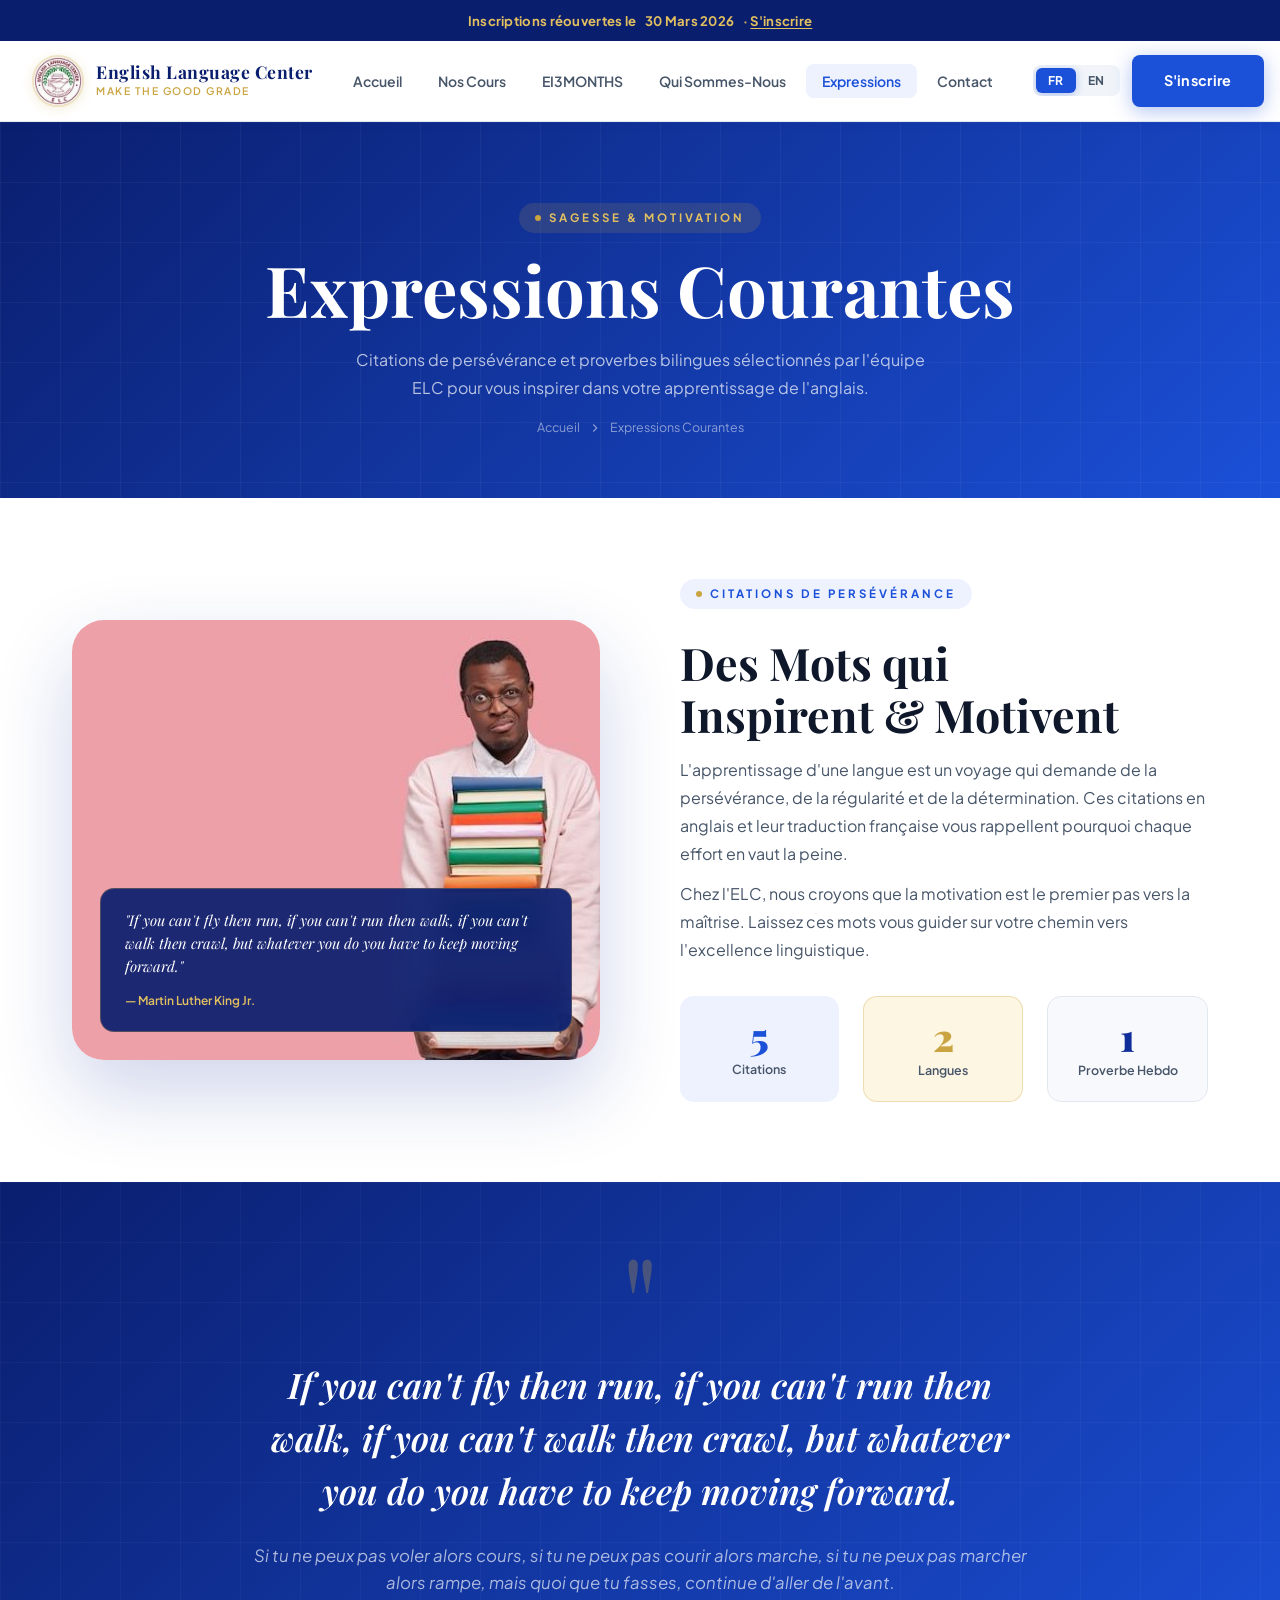
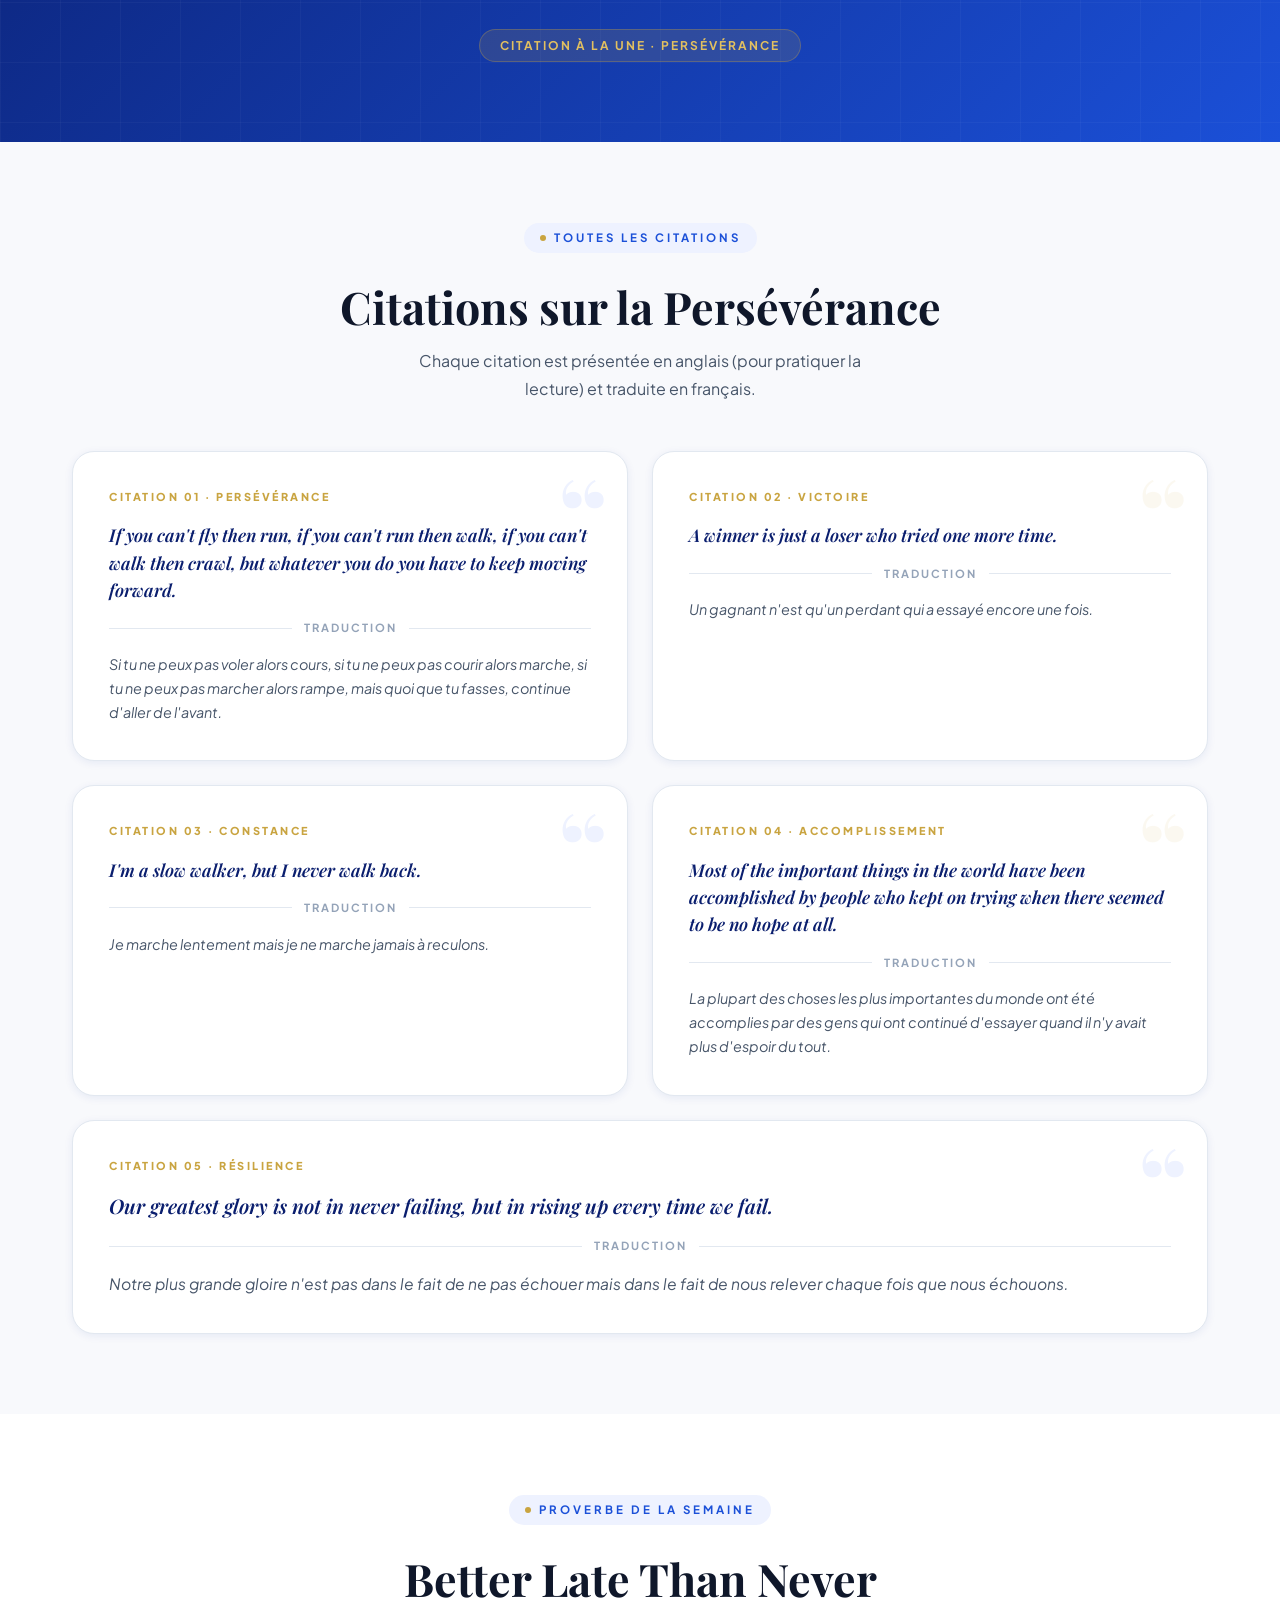
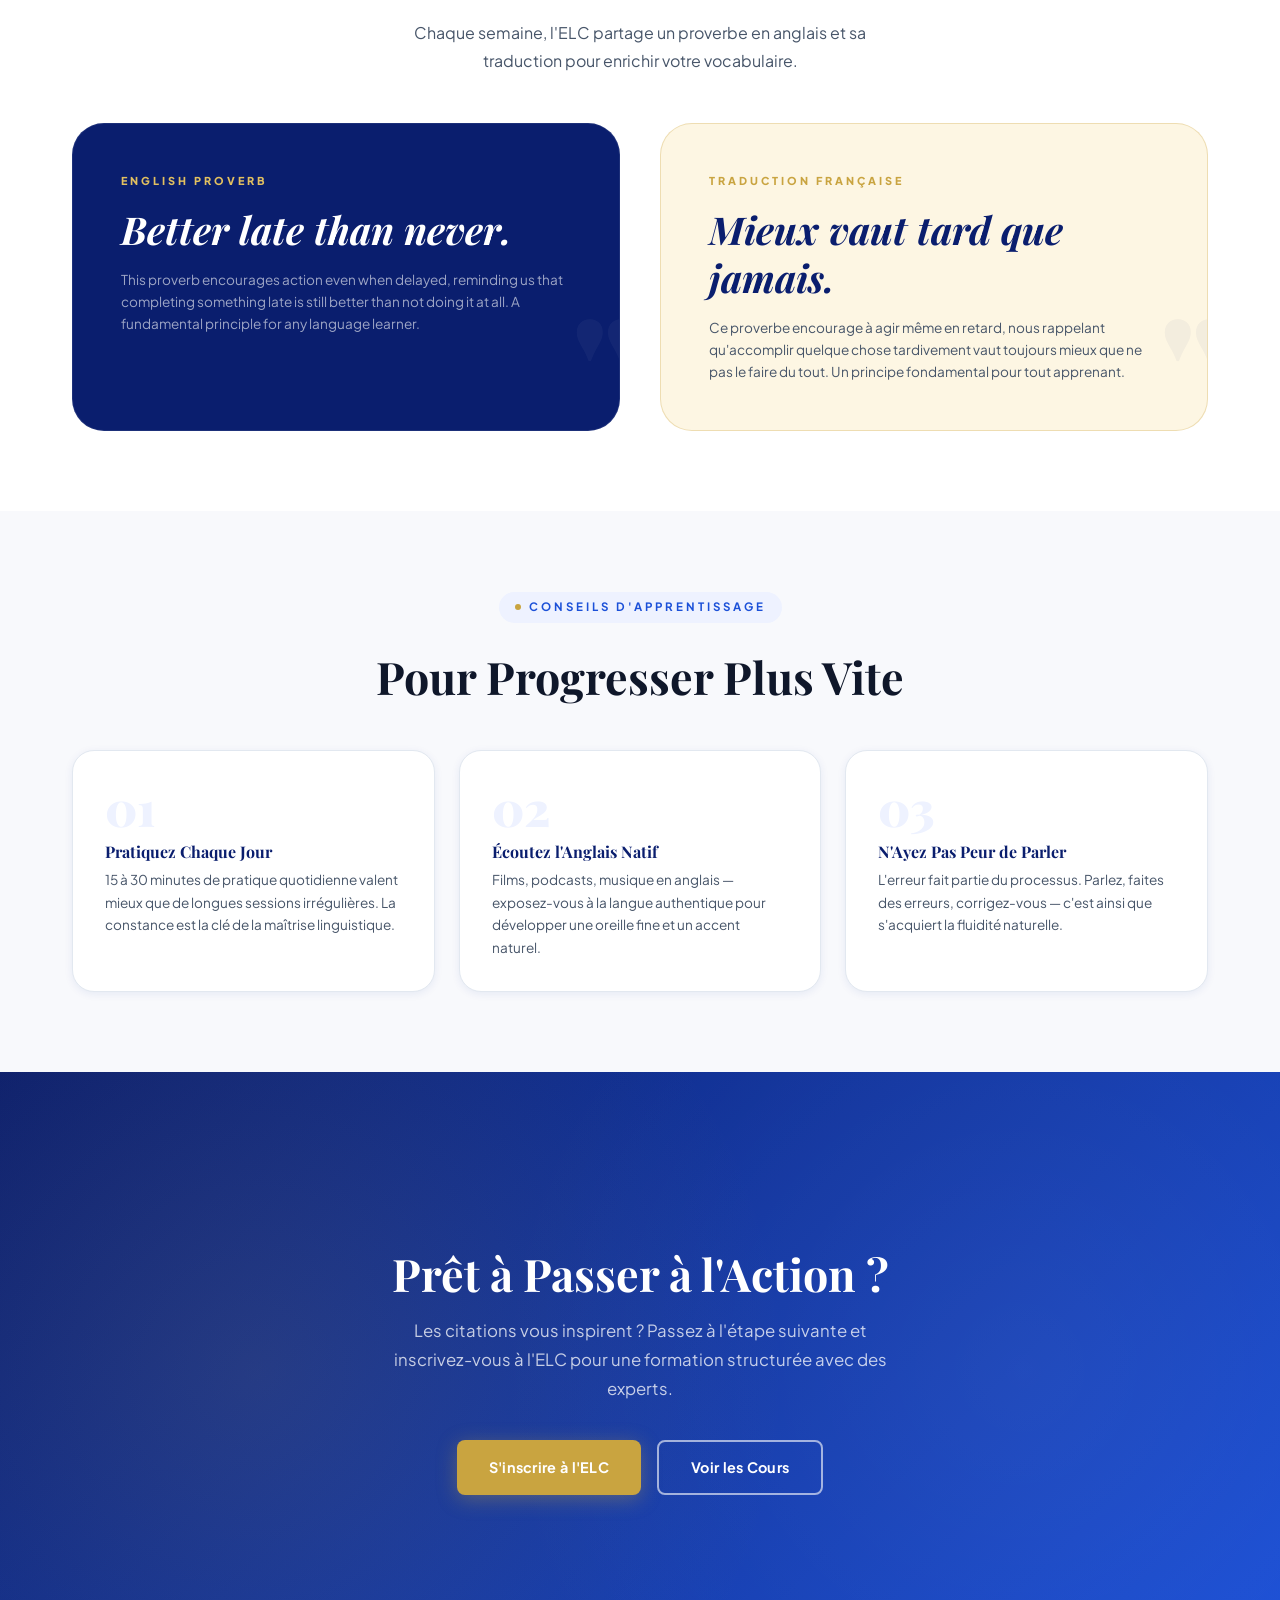
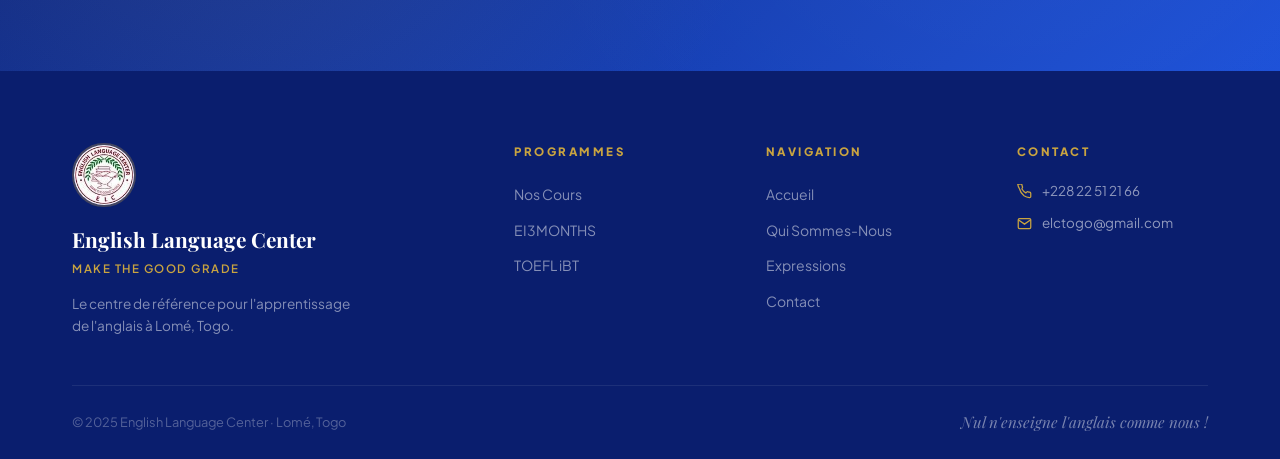
<file: expressions.html>
<!DOCTYPE html>
<html lang="fr">
<head>
  <meta charset="UTF-8"/>
  <meta name="viewport" content="width=device-width, initial-scale=1.0"/>
  <meta name="description" content="Expressions Courantes en Anglais — Citations de persévérance et proverbes bilingues. English Language Center, Lomé Togo."/>
  <title>Expressions Courantes — English Language Center | ELC Togo</title>
  <link rel="icon" type="image/jpeg" href="assets/images/logo.jpg"/>
  <link rel="stylesheet" href="css/style.css"/>
  <style>
    /* ── EXPRESSIONS PAGE ── */
    .quotes-intro {
      background: var(--white);
      padding: 80px 0;
    }
    .intro-grid {
      display: grid; grid-template-columns: 1fr 1fr;
      gap: 80px; align-items: center;
    }
    .intro-img { position: relative; }
    .intro-img img {
      width: 100%; height: 440px; object-fit: cover;
      border-radius: var(--radius-xl); box-shadow: var(--shadow-xl);
    }
    .intro-img-quote {
      position: absolute; bottom: 28px; left: 28px; right: 28px;
      background: rgba(10,30,110,0.92);
      backdrop-filter: blur(12px);
      border-radius: var(--radius-md); padding: 20px 24px;
      border: 1px solid rgba(201,164,64,0.3);
    }
    .intro-img-quote p {
      color: var(--white); font-family: 'Playfair Display', serif;
      font-style: italic; font-size: 0.92rem; line-height: 1.55;
      margin-bottom: 8px;
    }
    .intro-img-quote span { color: var(--gold-light); font-size: 0.75rem; font-weight: 600; }

    /* Quote cards grid */
    .quotes-grid-sec { background: var(--off-white); padding: 80px 0; }
    .quotes-grid {
      display: grid; grid-template-columns: repeat(2,1fr);
      gap: 24px; margin-top: 48px;
    }
    .quote-card {
      background: var(--white); border-radius: var(--radius-lg);
      padding: 36px; border: 1px solid var(--gray-200);
      box-shadow: var(--shadow-sm); transition: var(--transition);
      position: relative; overflow: hidden;
    }
    .quote-card::before {
      content: '\201C';
      font-family: 'Playfair Display', serif;
      font-size: 6rem; font-weight: 900;
      color: var(--blue-light);
      position: absolute; top: 10px; right: 20px;
      line-height: 1; pointer-events: none;
    }
    .quote-card:hover {
      transform: translateY(-6px);
      box-shadow: var(--shadow-lg);
      border-color: rgba(27,80,216,0.18);
    }
    .quote-card:nth-child(even):hover { border-color: rgba(201,164,64,0.35); }
    .quote-card:nth-child(even)::before { color: rgba(201,164,64,0.08); }
    .quote-num {
      font-size: 0.68rem; font-weight: 800; letter-spacing: 2.5px;
      text-transform: uppercase; color: var(--gold);
      margin-bottom: 16px; display: block;
    }
    .quote-en {
      font-family: 'Playfair Display', serif;
      font-size: 1.1rem; font-weight: 600; color: var(--blue-deep);
      line-height: 1.55; margin-bottom: 16px; font-style: italic;
      position: relative; z-index: 1;
    }
    .quote-divider {
      display: flex; align-items: center; gap: 12px; margin-bottom: 16px;
    }
    .quote-divider::before, .quote-divider::after {
      content: ''; flex: 1; height: 1px; background: var(--gray-200);
    }
    .quote-divider span {
      font-size: 0.7rem; font-weight: 700; letter-spacing: 2px;
      text-transform: uppercase; color: var(--gray-400);
    }
    .quote-fr {
      font-size: 0.9rem; color: var(--gray-600);
      line-height: 1.65; font-style: italic;
    }

    /* Featured quote */
    .featured-quote-sec {
      background: linear-gradient(135deg, var(--blue-deep), var(--blue));
      padding: 80px 0; text-align: center;
      position: relative; overflow: hidden;
    }
    .featured-quote-sec::before {
      content: '';
      position: absolute; inset: 0;
      background-image:
        linear-gradient(rgba(255,255,255,0.03) 1px, transparent 1px),
        linear-gradient(90deg,rgba(255,255,255,0.03) 1px, transparent 1px);
      background-size: 60px 60px;
    }
    .featured-q-inner { position: relative; z-index: 2; max-width: 780px; margin: 0 auto; }
    .big-quote-mark {
      font-family: 'Playfair Display', serif;
      font-size: 8rem; color: rgba(201,164,64,0.3);
      line-height: 0.6; display: block; margin-bottom: 20px;
    }
    .featured-q-text {
      font-family: 'Playfair Display', serif;
      font-size: clamp(1.4rem,2.8vw,2.2rem);
      font-weight: 600; color: var(--white);
      line-height: 1.5; font-style: italic; margin-bottom: 24px;
    }
    .featured-q-fr {
      font-size: 1.05rem; color: rgba(255,255,255,0.65);
      line-height: 1.65; margin-bottom: 32px; font-style: italic;
    }
    .featured-q-tag {
      display: inline-block; background: rgba(201,164,64,0.15);
      border: 1px solid rgba(201,164,64,0.3);
      color: var(--gold-light); padding: 6px 20px;
      border-radius: 100px; font-size: 0.75rem; font-weight: 700;
      letter-spacing: 2px; text-transform: uppercase;
    }

    /* Proverb of the week */
    .proverb-sec { background: var(--white); padding: 80px 0; }
    .proverb-grid { display: grid; grid-template-columns: 1fr 1fr; gap: 40px; margin-top: 48px; }
    .proverb-card {
      border-radius: var(--radius-xl); padding: 48px;
      position: relative; overflow: hidden;
    }
    .proverb-card.en-card {
      background: var(--blue-deep);
      border: 1px solid rgba(255,255,255,0.08);
    }
    .proverb-card.fr-card {
      background: var(--gold-pale);
      border: 1px solid var(--gold-border);
    }
    .proverb-lang-tag {
      font-size: 0.68rem; font-weight: 800; letter-spacing: 3px;
      text-transform: uppercase; margin-bottom: 16px; display: block;
    }
    .en-card .proverb-lang-tag { color: var(--gold-light); }
    .fr-card .proverb-lang-tag { color: var(--gold); }
    .proverb-text {
      font-family: 'Playfair Display', serif;
      font-size: clamp(1.5rem,3vw,2.4rem);
      font-weight: 700; line-height: 1.25; margin-bottom: 16px;
    }
    .en-card .proverb-text { color: var(--white); font-style: italic; }
    .fr-card .proverb-text { color: var(--blue-deep); font-style: italic; }
    .proverb-sub { font-size: 0.85rem; line-height: 1.6; }
    .en-card .proverb-sub { color: rgba(255,255,255,0.6); }
    .fr-card .proverb-sub { color: var(--gray-600); }
    .proverb-deco {
      position: absolute; bottom: -20px; right: -20px;
      font-family: 'Playfair Display', serif;
      font-size: 10rem; font-weight: 900; line-height: 1;
      opacity: 0.04; pointer-events: none;
    }
    .en-card .proverb-deco { color: var(--white); }
    .fr-card .proverb-deco { color: var(--blue-deep); }

    /* Tips section */
    .tips-sec { background: var(--off-white); padding: 80px 0; }
    .tips-grid { display: grid; grid-template-columns: repeat(3,1fr); gap: 24px; margin-top: 48px; }
    .tip-card {
      background: var(--white); border-radius: var(--radius-lg);
      padding: 32px; border: 1px solid var(--gray-200);
      box-shadow: var(--shadow-sm); transition: var(--transition);
    }
    .tip-card:hover { transform: translateY(-4px); box-shadow: var(--shadow-md); border-color: rgba(27,80,216,0.2); }
    .tip-num {
      font-family: 'Playfair Display', serif;
      font-size: 3rem; font-weight: 900;
      color: var(--blue-light); line-height: 1; margin-bottom: 12px;
      transition: var(--transition);
    }
    .tip-card:hover .tip-num { color: rgba(27,80,216,0.2); }
    .tip-card h4 { font-size: 1rem; font-weight: 700; margin-bottom: 8px; color: var(--blue-deep); }
    .tip-card p { font-size: 0.85rem; color: var(--gray-600); line-height: 1.65; }

    @media (max-width: 1024px) {
      .intro-grid { grid-template-columns: 1fr; }
    }
    @media (max-width: 768px) {
      .quotes-grid { grid-template-columns: 1fr; }
      .proverb-grid { grid-template-columns: 1fr; }
      .tips-grid { grid-template-columns: 1fr 1fr; }
    }
    @media (max-width: 480px) {
      .tips-grid { grid-template-columns: 1fr; }
    }
  </style>
</head>
<body>

  <!-- ═══ ANNOUNCEMENT BAR ═══ -->
  <div class="announcement-bar">
    <div class="container">
      <span class="fr-text">Inscriptions réouvertes le <span>30 Mars 2026</span> · <a href="contact.html">S'inscrire</a></span>
      <span class="en-text" style="display:none">Registrations reopen <span>March 30, 2026</span> · <a href="contact.html">Register</a></span>
    </div>
  </div>

  <!-- ═══ NAVBAR ═══ -->
  <nav class="navbar" id="navbar">
    <div class="navbar-inner">
      <a href="index.html" class="navbar-brand">
        <img src="assets/images/logo.jpg" alt="ELC Logo"/>
        <div class="brand-text">
          <span class="brand-name">English Language Center</span>
          <span class="brand-tagline">Make the good grade</span>
        </div>
      </a>
      <ul class="navbar-nav">
        <li><a href="index.html" class="nav-link fr-text">Accueil</a><a href="index.html" class="nav-link en-text" style="display:none">Home</a></li>
        <li><a href="nos-cours.html" class="nav-link fr-text">Nos Cours</a><a href="nos-cours.html" class="nav-link en-text" style="display:none">Our Courses</a></li>
        <li><a href="ei3months.html" class="nav-link">EI3MONTHS</a></li>
        <li><a href="qui-sommes-nous.html" class="nav-link fr-text">Qui Sommes-Nous</a><a href="qui-sommes-nous.html" class="nav-link en-text" style="display:none">About Us</a></li>
        <li><a href="expressions.html" class="nav-link active fr-text">Expressions</a><a href="expressions.html" class="nav-link active en-text" style="display:none">Expressions</a></li>
        <li><a href="contact.html" class="nav-link fr-text">Contact</a><a href="contact.html" class="nav-link en-text" style="display:none">Contact</a></li>
      </ul>
      <div class="navbar-actions">
        <div class="lang-toggle">
          <button class="lang-btn active" id="btn-fr" onclick="setLang('fr')">FR</button>
          <button class="lang-btn" id="btn-en" onclick="setLang('en')">EN</button>
        </div>
        <a href="contact.html" class="btn btn-primary fr-text">S'inscrire</a>
        <a href="contact.html" class="btn btn-primary en-text" style="display:none">Register</a>
        <button class="hamburger" id="hamburger" onclick="toggleMenu()"><span></span><span></span><span></span></button>
      </div>
    </div>
  </nav>

  <div class="mobile-nav" id="mobileMenu">
    <button class="mobile-nav-close" onclick="toggleMenu()">&#x2715;</button>
    <a href="index.html" onclick="toggleMenu()">Accueil</a>
    <a href="nos-cours.html" onclick="toggleMenu()">Nos Cours</a>
    <a href="ei3months.html" onclick="toggleMenu()">EI3MONTHS</a>
    <a href="qui-sommes-nous.html" onclick="toggleMenu()">Qui Sommes-Nous</a>
    <a href="expressions.html" onclick="toggleMenu()">Expressions</a>
    <a href="contact.html" onclick="toggleMenu()">Contact</a>
    <a href="contact.html" class="btn btn-gold" style="margin-top:16px" onclick="toggleMenu()">S'inscrire</a>
  </div>

  <!-- ═══ PAGE HERO ═══ -->
  <section class="page-hero">
    <div class="page-hero-inner container">
      <span class="section-tag reveal fr-text">Sagesse & Motivation</span>
      <span class="section-tag reveal en-text" style="display:none">Wisdom & Motivation</span>
      <h1 class="reveal fr-text">Expressions Courantes</h1>
      <h1 class="reveal en-text" style="display:none">Common Expressions</h1>
      <p class="reveal fr-text">Citations de persévérance et proverbes bilingues sélectionnés par l'équipe ELC pour vous inspirer dans votre apprentissage de l'anglais.</p>
      <p class="reveal en-text" style="display:none">Perseverance quotes and bilingual proverbs selected by the ELC team to inspire you in your English learning journey.</p>
      <div class="breadcrumb">
        <a href="index.html" class="fr-text">Accueil</a>
        <a href="index.html" class="en-text" style="display:none">Home</a>
        <svg viewBox="0 0 24 24" fill="none" stroke="currentColor" stroke-width="2"><polyline points="9 18 15 12 9 6"/></svg>
        <span class="fr-text">Expressions Courantes</span>
        <span class="en-text" style="display:none">Common Expressions</span>
      </div>
    </div>
  </section>

  <!-- ═══ INTRO ═══ -->
  <section class="quotes-intro">
    <div class="container">
      <div class="intro-grid">
        <div class="intro-img reveal">
          <img src="assets/images/etudiant-livres.jpg" alt="Étudiant avec des livres"/>
          <div class="intro-img-quote">
            <p>"If you can't fly then run, if you can't run then walk, if you can't walk then crawl, but whatever you do you have to keep moving forward."</p>
            <span>— Martin Luther King Jr.</span>
          </div>
        </div>

        <div>
          <span class="section-tag reveal fr-text">Citations de Persévérance</span>
          <span class="section-tag reveal en-text" style="display:none">Perseverance Quotes</span>
          <h2 class="reveal fr-text" style="margin-top:12px">Des Mots qui<br/>Inspirent & Motivent</h2>
          <h2 class="reveal en-text" style="display:none;margin-top:12px">Words that<br/>Inspire & Motivate</h2>
          <p class="reveal fr-text" style="margin-top:16px">L'apprentissage d'une langue est un voyage qui demande de la persévérance, de la régularité et de la détermination. Ces citations en anglais et leur traduction française vous rappellent pourquoi chaque effort en vaut la peine.</p>
          <p class="reveal en-text" style="display:none;margin-top:16px">Learning a language is a journey that requires perseverance, consistency and determination. These quotes in English and their French translation remind you why every effort is worth it.</p>
          <p class="reveal fr-text" style="margin-top:12px">Chez l'ELC, nous croyons que la motivation est le premier pas vers la maîtrise. Laissez ces mots vous guider sur votre chemin vers l'excellence linguistique.</p>
          <p class="reveal en-text" style="display:none;margin-top:12px">At ELC, we believe motivation is the first step toward mastery. Let these words guide you on your path to linguistic excellence.</p>

          <div style="display:flex;gap:24px;margin-top:32px;flex-wrap:wrap" class="reveal">
            <div style="text-align:center;padding:20px 28px;background:var(--blue-light);border-radius:var(--radius-md);flex:1;min-width:120px">
              <span style="display:block;font-family:'Playfair Display',serif;font-size:2.4rem;font-weight:900;color:var(--blue);line-height:1">5</span>
              <span style="font-size:0.78rem;color:var(--gray-600);font-weight:600" class="fr-text">Citations</span>
              <span style="font-size:0.78rem;color:var(--gray-600);font-weight:600;display:none" class="en-text">Quotes</span>
            </div>
            <div style="text-align:center;padding:20px 28px;background:var(--gold-pale);border:1px solid var(--gold-border);border-radius:var(--radius-md);flex:1;min-width:120px">
              <span style="display:block;font-family:'Playfair Display',serif;font-size:2.4rem;font-weight:900;color:var(--gold);line-height:1">2</span>
              <span style="font-size:0.78rem;color:var(--gray-600);font-weight:600" class="fr-text">Langues</span>
              <span style="font-size:0.78rem;color:var(--gray-600);font-weight:600;display:none" class="en-text">Languages</span>
            </div>
            <div style="text-align:center;padding:20px 28px;background:var(--off-white);border:1px solid var(--gray-200);border-radius:var(--radius-md);flex:1;min-width:120px">
              <span style="display:block;font-family:'Playfair Display',serif;font-size:2.4rem;font-weight:900;color:var(--blue-dark);line-height:1">1</span>
              <span style="font-size:0.78rem;color:var(--gray-600);font-weight:600" class="fr-text">Proverbe Hebdo</span>
              <span style="font-size:0.78rem;color:var(--gray-600);font-weight:600;display:none" class="en-text">Weekly Proverb</span>
            </div>
          </div>
        </div>
      </div>
    </div>
  </section>

  <!-- ═══ FEATURED QUOTE ═══ -->
  <section class="featured-quote-sec">
    <div class="container">
      <div class="featured-q-inner">
        <span class="big-quote-mark">"</span>
        <p class="featured-q-text reveal">If you can't fly then run, if you can't run then walk, if you can't walk then crawl, but whatever you do you have to keep moving forward.</p>
        <p class="featured-q-fr reveal">Si tu ne peux pas voler alors cours, si tu ne peux pas courir alors marche, si tu ne peux pas marcher alors rampe, mais quoi que tu fasses, continue d'aller de l'avant.</p>
        <span class="featured-q-tag reveal fr-text">Citation à la Une · Persévérance</span>
        <span class="featured-q-tag reveal en-text" style="display:none">Featured Quote · Perseverance</span>
      </div>
    </div>
  </section>

  <!-- ═══ ALL QUOTES ═══ -->
  <section class="quotes-grid-sec">
    <div class="container">
      <div class="text-center">
        <span class="section-tag reveal fr-text">Toutes les Citations</span>
        <span class="section-tag reveal en-text" style="display:none">All Quotes</span>
        <h2 class="reveal" style="margin-top:12px">
          <span class="fr-text">Citations sur la Persévérance</span>
          <span class="en-text" style="display:none">Perseverance Quotes</span>
        </h2>
        <p class="reveal" style="max-width:500px;margin:14px auto 0">
          <span class="fr-text">Chaque citation est présentée en anglais (pour pratiquer la lecture) et traduite en français.</span>
          <span class="en-text" style="display:none">Each quote is presented in English (to practice reading) and translated into French.</span>
        </p>
      </div>

      <div class="quotes-grid">
        <!-- Quote 1 -->
        <div class="quote-card reveal">
          <span class="quote-num fr-text">Citation 01 · Persévérance</span>
          <span class="quote-num en-text" style="display:none">Quote 01 · Perseverance</span>
          <p class="quote-en">If you can't fly then run, if you can't run then walk, if you can't walk then crawl, but whatever you do you have to keep moving forward.</p>
          <div class="quote-divider"><span class="fr-text">Traduction</span><span class="en-text" style="display:none">Translation</span></div>
          <p class="quote-fr">Si tu ne peux pas voler alors cours, si tu ne peux pas courir alors marche, si tu ne peux pas marcher alors rampe, mais quoi que tu fasses, continue d'aller de l'avant.</p>
        </div>

        <!-- Quote 2 -->
        <div class="quote-card reveal reveal-delay-1">
          <span class="quote-num fr-text">Citation 02 · Victoire</span>
          <span class="quote-num en-text" style="display:none">Quote 02 · Victory</span>
          <p class="quote-en">A winner is just a loser who tried one more time.</p>
          <div class="quote-divider"><span class="fr-text">Traduction</span><span class="en-text" style="display:none">Translation</span></div>
          <p class="quote-fr">Un gagnant n'est qu'un perdant qui a essayé encore une fois.</p>
        </div>

        <!-- Quote 3 -->
        <div class="quote-card reveal">
          <span class="quote-num fr-text">Citation 03 · Constance</span>
          <span class="quote-num en-text" style="display:none">Quote 03 · Consistency</span>
          <p class="quote-en">I'm a slow walker, but I never walk back.</p>
          <div class="quote-divider"><span class="fr-text">Traduction</span><span class="en-text" style="display:none">Translation</span></div>
          <p class="quote-fr">Je marche lentement mais je ne marche jamais à reculons.</p>
        </div>

        <!-- Quote 4 -->
        <div class="quote-card reveal reveal-delay-1">
          <span class="quote-num fr-text">Citation 04 · Accomplissement</span>
          <span class="quote-num en-text" style="display:none">Quote 04 · Achievement</span>
          <p class="quote-en">Most of the important things in the world have been accomplished by people who kept on trying when there seemed to be no hope at all.</p>
          <div class="quote-divider"><span class="fr-text">Traduction</span><span class="en-text" style="display:none">Translation</span></div>
          <p class="quote-fr">La plupart des choses les plus importantes du monde ont été accomplies par des gens qui ont continué d'essayer quand il n'y avait plus d'espoir du tout.</p>
        </div>

        <!-- Quote 5 -->
        <div class="quote-card reveal" style="grid-column: 1 / -1">
          <span class="quote-num fr-text">Citation 05 · Résilience</span>
          <span class="quote-num en-text" style="display:none">Quote 05 · Resilience</span>
          <p class="quote-en" style="font-size:1.25rem">Our greatest glory is not in never failing, but in rising up every time we fail.</p>
          <div class="quote-divider"><span class="fr-text">Traduction</span><span class="en-text" style="display:none">Translation</span></div>
          <p class="quote-fr" style="font-size:0.98rem">Notre plus grande gloire n'est pas dans le fait de ne pas échouer mais dans le fait de nous relever chaque fois que nous échouons.</p>
        </div>
      </div>
    </div>
  </section>

  <!-- ═══ PROVERB OF THE WEEK ═══ -->
  <section class="proverb-sec">
    <div class="container">
      <div class="text-center">
        <span class="section-tag reveal fr-text">Proverbe de la Semaine</span>
        <span class="section-tag reveal en-text" style="display:none">Proverb of the Week</span>
        <h2 class="reveal" style="margin-top:12px">
          <span class="fr-text">Better Late Than Never</span>
          <span class="en-text" style="display:none">Better Late Than Never</span>
        </h2>
        <p class="reveal" style="max-width:480px;margin:14px auto 0">
          <span class="fr-text">Chaque semaine, l'ELC partage un proverbe en anglais et sa traduction pour enrichir votre vocabulaire.</span>
          <span class="en-text" style="display:none">Every week, ELC shares a proverb in English and its translation to enrich your vocabulary.</span>
        </p>
      </div>

      <div class="proverb-grid">
        <div class="proverb-card en-card reveal">
          <span class="proverb-deco">"</span>
          <span class="proverb-lang-tag">English Proverb</span>
          <p class="proverb-text">Better late than never.</p>
          <p class="proverb-sub">This proverb encourages action even when delayed, reminding us that completing something late is still better than not doing it at all. A fundamental principle for any language learner.</p>
        </div>
        <div class="proverb-card fr-card reveal reveal-delay-1">
          <span class="proverb-deco">"</span>
          <span class="proverb-lang-tag">Traduction Française</span>
          <p class="proverb-text">Mieux vaut tard que jamais.</p>
          <p class="proverb-sub">Ce proverbe encourage à agir même en retard, nous rappelant qu'accomplir quelque chose tardivement vaut toujours mieux que ne pas le faire du tout. Un principe fondamental pour tout apprenant.</p>
        </div>
      </div>
    </div>
  </section>

  <!-- ═══ LEARNING TIPS ═══ -->
  <section class="tips-sec">
    <div class="container">
      <div class="text-center">
        <span class="section-tag reveal fr-text">Conseils d'Apprentissage</span>
        <span class="section-tag reveal en-text" style="display:none">Learning Tips</span>
        <h2 class="reveal" style="margin-top:12px">
          <span class="fr-text">Pour Progresser Plus Vite</span>
          <span class="en-text" style="display:none">To Progress Faster</span>
        </h2>
      </div>

      <div class="tips-grid">
        <div class="tip-card reveal">
          <div class="tip-num">01</div>
          <h4 class="fr-text">Pratiquez Chaque Jour</h4>
          <h4 class="en-text" style="display:none">Practice Every Day</h4>
          <p class="fr-text">15 à 30 minutes de pratique quotidienne valent mieux que de longues sessions irrégulières. La constance est la clé de la maîtrise linguistique.</p>
          <p class="en-text" style="display:none">15 to 30 minutes of daily practice is better than long irregular sessions. Consistency is the key to language mastery.</p>
        </div>
        <div class="tip-card reveal reveal-delay-1">
          <div class="tip-num">02</div>
          <h4 class="fr-text">Écoutez l'Anglais Natif</h4>
          <h4 class="en-text" style="display:none">Listen to Native English</h4>
          <p class="fr-text">Films, podcasts, musique en anglais — exposez-vous à la langue authentique pour développer une oreille fine et un accent naturel.</p>
          <p class="en-text" style="display:none">Films, podcasts, music in English — expose yourself to the authentic language to develop a fine ear and natural accent.</p>
        </div>
        <div class="tip-card reveal reveal-delay-2">
          <div class="tip-num">03</div>
          <h4 class="fr-text">N'Ayez Pas Peur de Parler</h4>
          <h4 class="en-text" style="display:none">Don't Be Afraid to Speak</h4>
          <p class="fr-text">L'erreur fait partie du processus. Parlez, faites des erreurs, corrigez-vous — c'est ainsi que s'acquiert la fluidité naturelle.</p>
          <p class="en-text" style="display:none">Mistakes are part of the process. Speak, make mistakes, correct yourself — this is how natural fluency is acquired.</p>
        </div>
      </div>
    </div>
  </section>

  <!-- ═══ CTA ═══ -->
  <section class="cta-sec section-pad">
    <div class="container">
      <div class="cta-inner">
        <h2 class="reveal fr-text">Prêt à Passer à l'Action ?</h2>
        <h2 class="reveal en-text" style="display:none">Ready to Take Action?</h2>
        <p class="reveal fr-text">Les citations vous inspirent ? Passez à l'étape suivante et inscrivez-vous à l'ELC pour une formation structurée avec des experts.</p>
        <p class="reveal en-text" style="display:none">Inspired by the quotes? Take the next step and register at ELC for structured training with experts.</p>
        <div class="cta-btns reveal">
          <a href="contact.html" class="btn btn-gold fr-text">S'inscrire à l'ELC</a>
          <a href="contact.html" class="btn btn-gold en-text" style="display:none">Register at ELC</a>
          <a href="nos-cours.html" class="btn btn-outline-white fr-text">Voir les Cours</a>
          <a href="nos-cours.html" class="btn btn-outline-white en-text" style="display:none">Browse Courses</a>
        </div>
      </div>
    </div>
  </section>

  <!-- ═══ FOOTER ═══ -->
  <footer>
    <div class="container">
      <div class="footer-top">
        <div class="footer-brand">
          <img src="assets/images/logo.jpg" alt="ELC Logo"/>
          <div class="footer-brand-name">English Language Center</div>
          <div class="footer-brand-tag">Make the Good Grade</div>
          <p class="fr-text">Le centre de référence pour l'apprentissage de l'anglais à Lomé, Togo.</p>
          <p class="en-text" style="display:none">The reference center for English learning in Lomé, Togo.</p>
        </div>
        <div class="footer-col">
          <h5 class="fr-text">Programmes</h5><h5 class="en-text" style="display:none">Programs</h5>
          <ul>
            <li><a href="nos-cours.html" class="fr-text">Nos Cours</a><a href="nos-cours.html" class="en-text" style="display:none">Our Courses</a></li>
            <li><a href="ei3months.html">EI3MONTHS</a></li>
            <li><a href="nos-cours.html">TOEFL iBT</a></li>
          </ul>
        </div>
        <div class="footer-col">
          <h5 class="fr-text">Navigation</h5><h5 class="en-text" style="display:none">Navigation</h5>
          <ul>
            <li><a href="index.html" class="fr-text">Accueil</a><a href="index.html" class="en-text" style="display:none">Home</a></li>
            <li><a href="qui-sommes-nous.html" class="fr-text">Qui Sommes-Nous</a><a href="qui-sommes-nous.html" class="en-text" style="display:none">About Us</a></li>
            <li><a href="expressions.html" class="fr-text">Expressions</a><a href="expressions.html" class="en-text" style="display:none">Expressions</a></li>
            <li><a href="contact.html">Contact</a></li>
          </ul>
        </div>
        <div class="footer-col">
          <h5>Contact</h5>
          <div class="footer-contact-item">
            <svg viewBox="0 0 24 24" fill="none" stroke="currentColor" stroke-width="2"><path d="M22 16.92v3a2 2 0 0 1-2.18 2 19.79 19.79 0 0 1-8.63-3.07A19.5 19.5 0 0 1 4.11 8a19.79 19.79 0 0 1-3.07-8.67A2 2 0 0 1 3 0h3a2 2 0 0 1 2 1.72c.127.96.361 1.903.7 2.81a2 2 0 0 1-.45 2.11L7.91 7.91a16 16 0 0 0 6.29 6.29l1.28-1.27a2 2 0 0 1 2.11-.45 12.84 12.84 0 0 0 2.81.7A2 2 0 0 1 22 14.92v2z"/></svg>
            <span>+228 22 51 21 66</span>
          </div>
          <div class="footer-contact-item">
            <svg viewBox="0 0 24 24" fill="none" stroke="currentColor" stroke-width="2"><path d="M4 4h16c1.1 0 2 .9 2 2v12c0 1.1-.9 2-2 2H4c-1.1 0-2-.9-2-2V6c0-1.1.9-2 2-2z"/><polyline points="22,6 12,13 2,6"/></svg>
            <span>elctogo@gmail.com</span>
          </div>
        </div>
      </div>
      <div class="footer-bottom">
        <span>© 2025 English Language Center · Lomé, Togo</span>
        <em>Nul n'enseigne l'anglais comme nous !</em>
      </div>
    </div>
  </footer>

  <script src="js/main.js"></script>
</body>
</html>
</file>
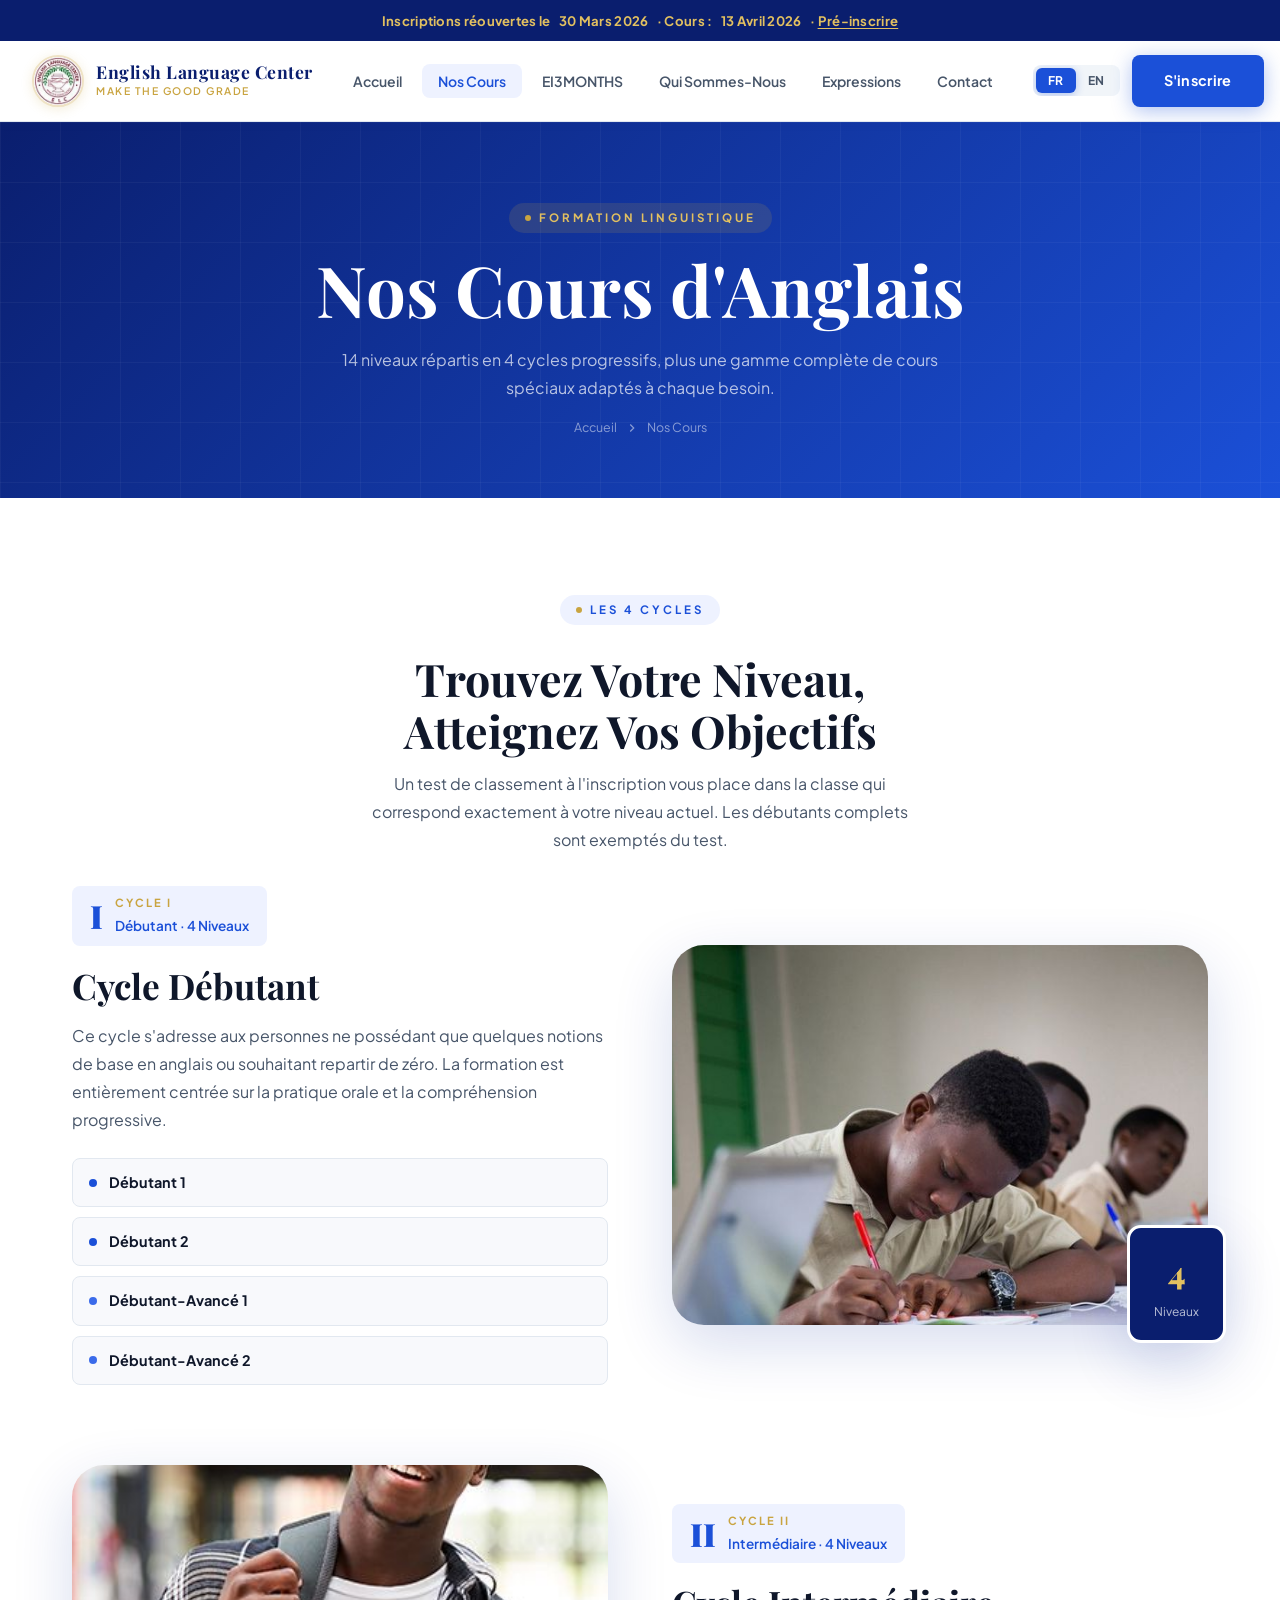
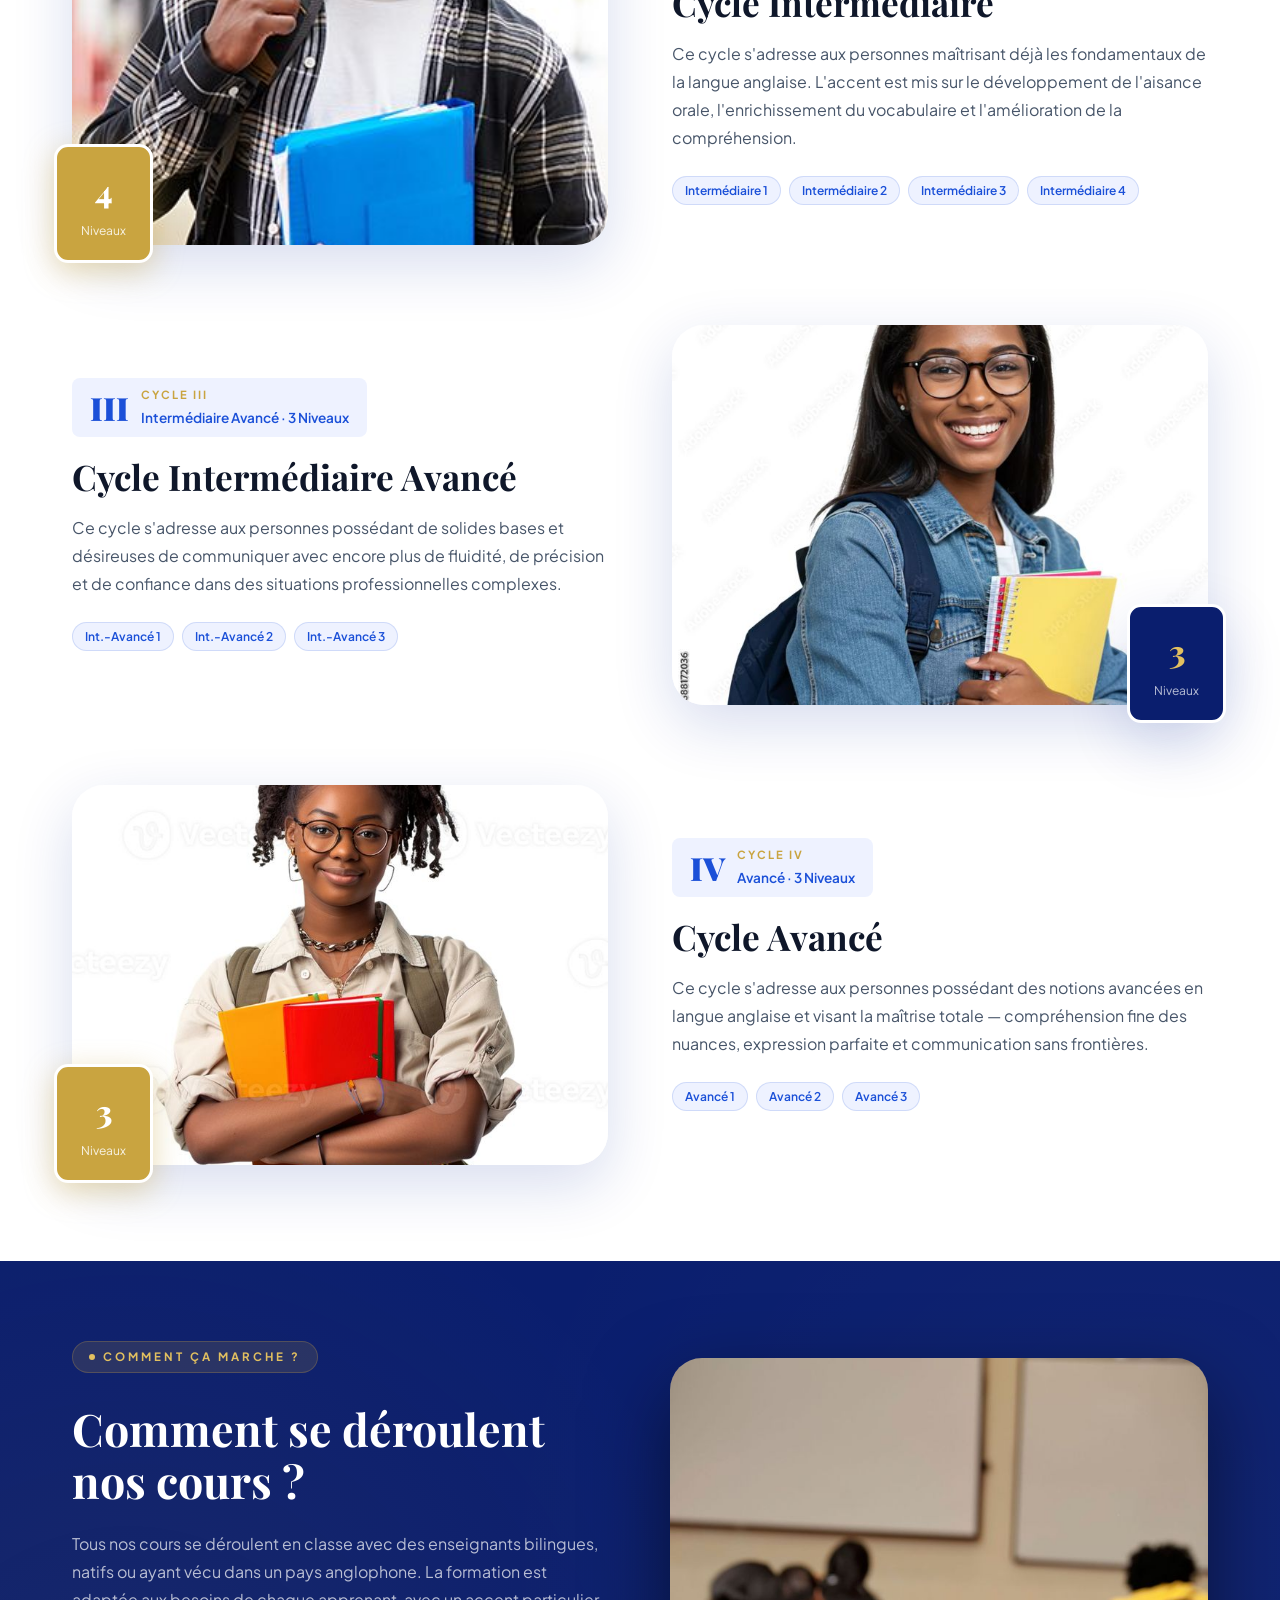
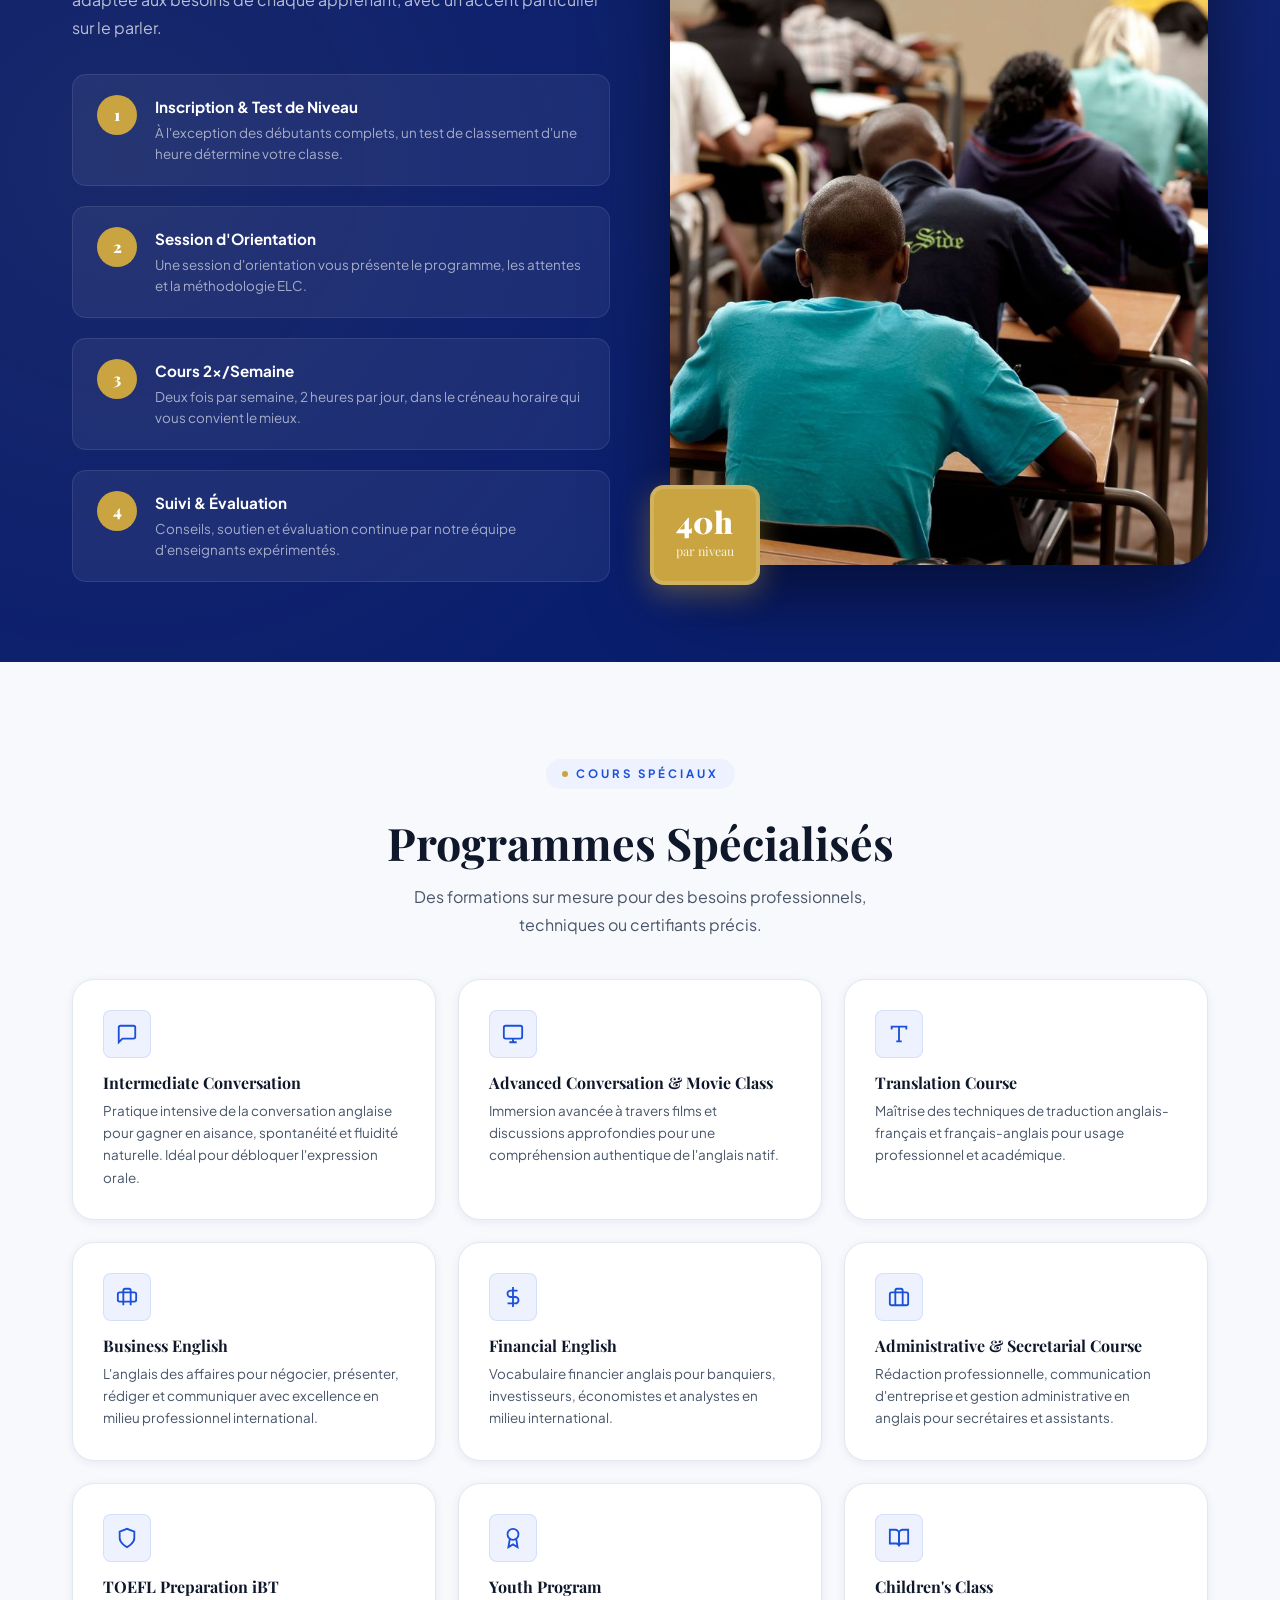
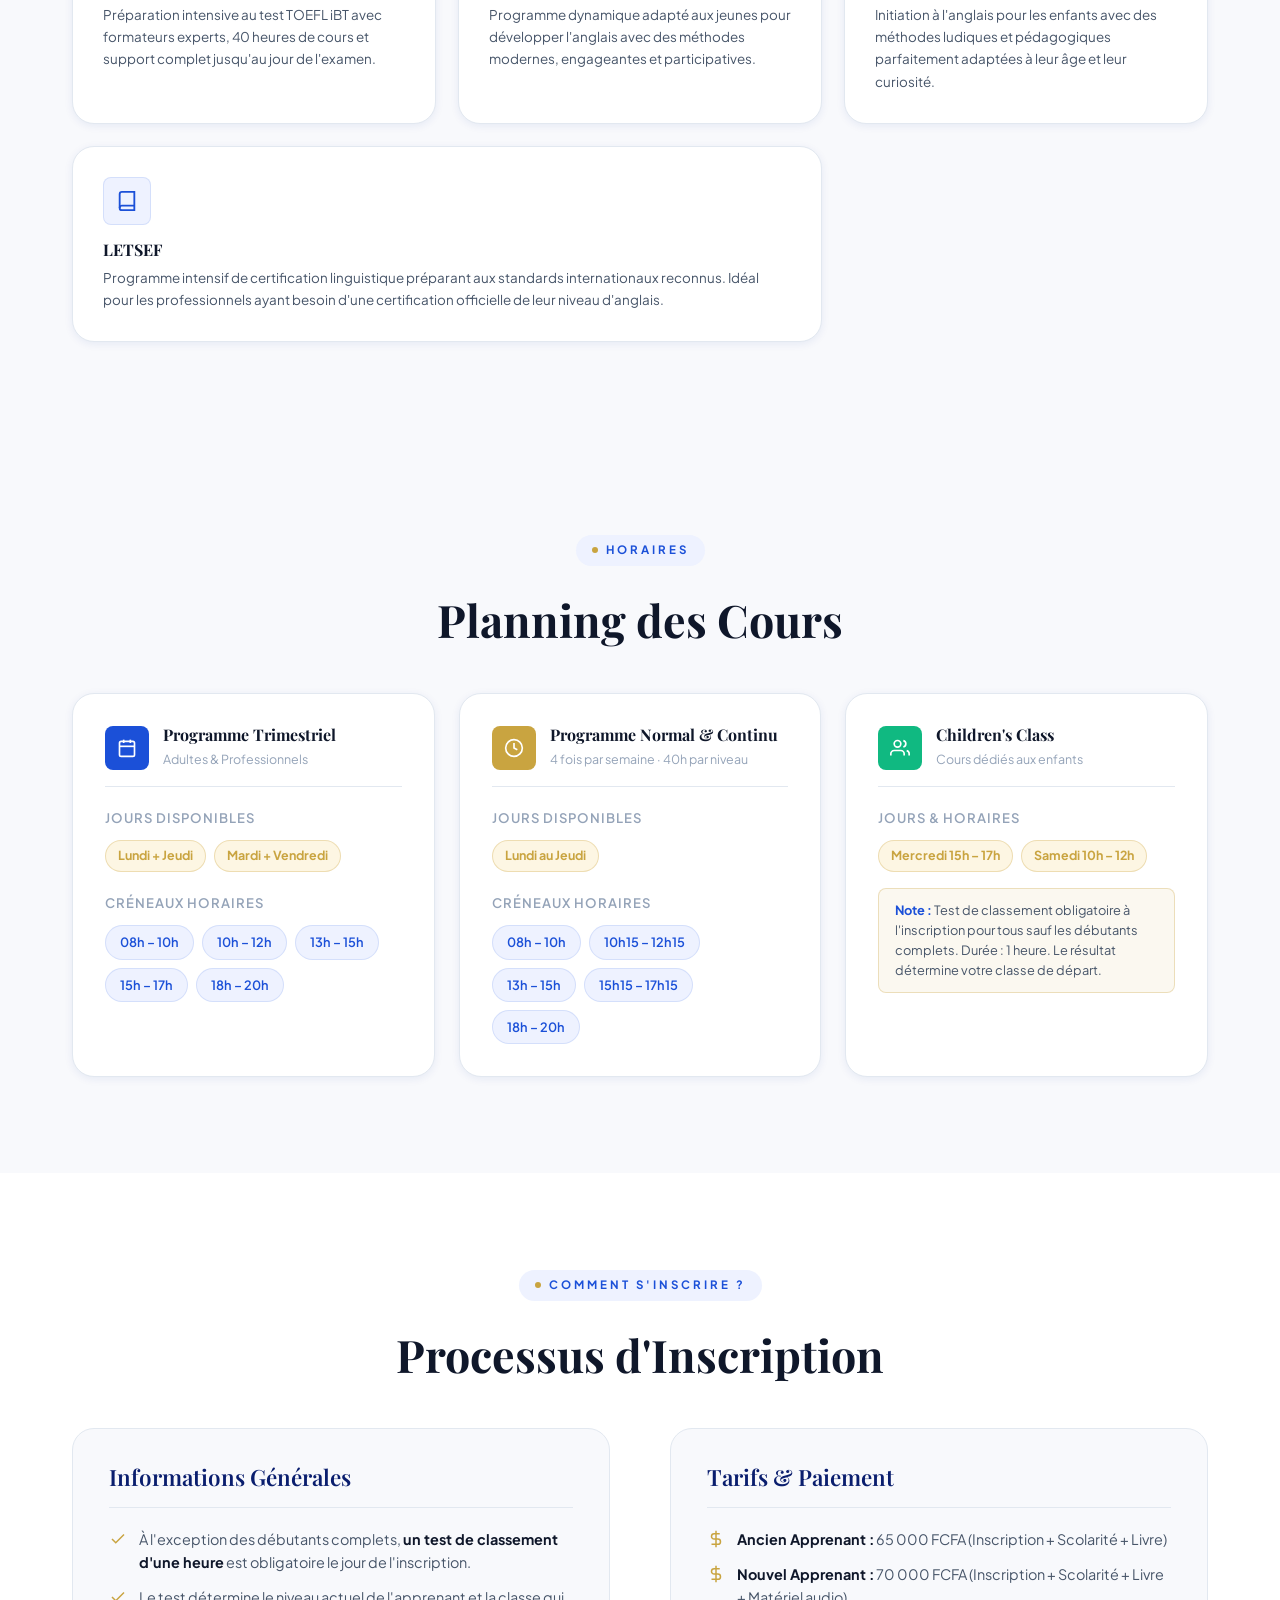
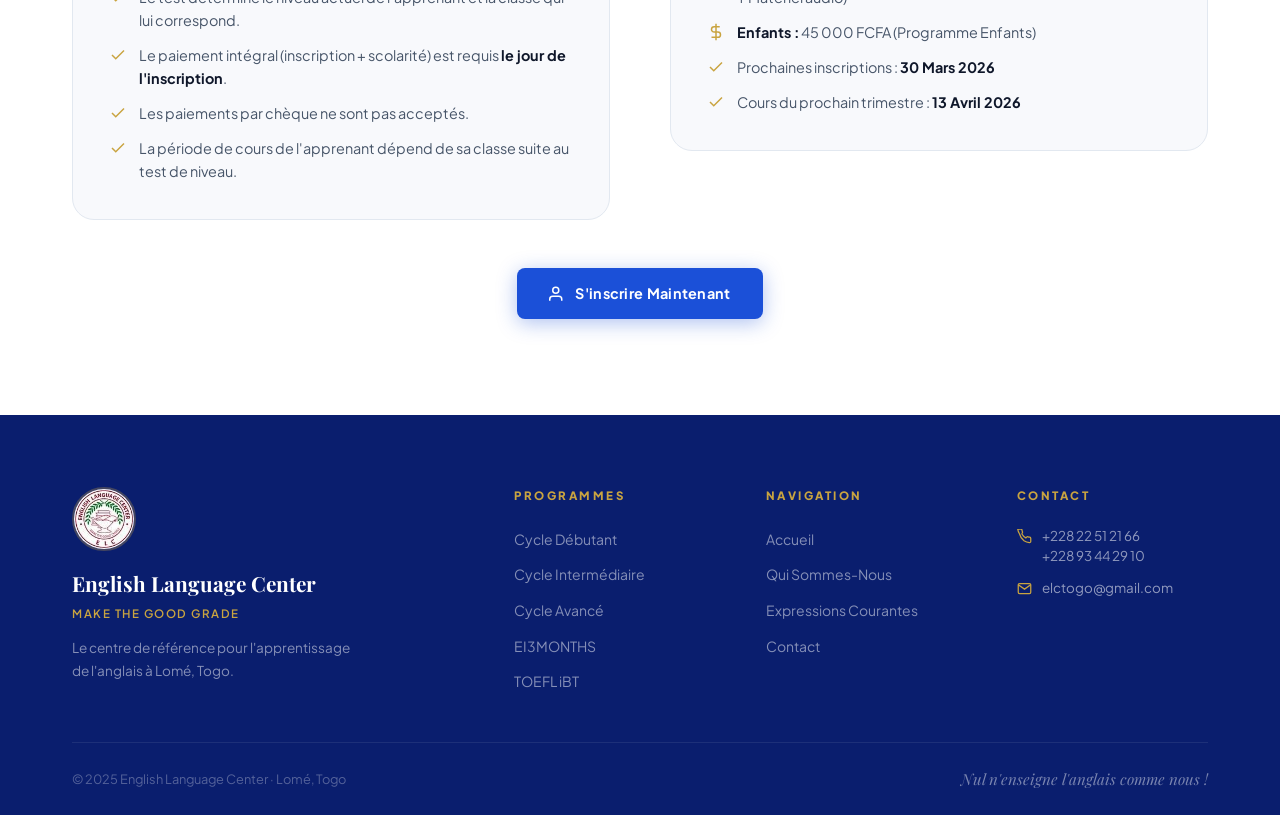
<file: nos-cours.html>
<!DOCTYPE html>
<html lang="fr">
<head>
  <meta charset="UTF-8"/>
  <meta name="viewport" content="width=device-width, initial-scale=1.0"/>
  <meta name="description" content="Nos cours d'anglais — English Language Center. 4 cycles, 14 niveaux, cours spéciaux. Lomé, Togo."/>
  <title>Nos Cours — English Language Center | ELC Togo</title>
  <link rel="icon" type="image/jpeg" href="assets/images/logo.jpg"/>
  <link rel="stylesheet" href="css/style.css"/>
  <style>
    /* ── PAGE-SPECIFIC STYLES ── */
    .course-how {
      background: var(--blue-deep);
      padding: 80px 0;
      position: relative;
      overflow: hidden;
    }
    .course-how::before {
      content: '';
      position: absolute; inset: 0;
      background:
        radial-gradient(circle at 10% 50%, rgba(201,164,64,0.08) 0%, transparent 50%),
        radial-gradient(circle at 90% 30%, rgba(255,255,255,0.03) 0%, transparent 50%);
    }
    .how-grid {
      display: grid;
      grid-template-columns: 1fr 1fr;
      gap: 60px;
      align-items: center;
      position: relative; z-index: 2;
    }
    .how-content { color: var(--white); }
    .how-content .section-tag {
      background: rgba(201,164,64,0.15);
      color: var(--gold-light);
      border: 1px solid rgba(201,164,64,0.25);
    }
    .how-content .section-tag::before { background: var(--gold-light); }
    .how-content h2 { color: var(--white); margin: 14px 0 24px; }
    .how-steps { display: flex; flex-direction: column; gap: 20px; margin-top: 32px; }
    .how-step {
      display: flex; gap: 18px; align-items: flex-start;
      padding: 20px 24px;
      background: rgba(255,255,255,0.06);
      border: 1px solid rgba(255,255,255,0.09);
      border-radius: var(--radius-md);
      transition: var(--transition);
    }
    .how-step:hover {
      background: rgba(255,255,255,0.1);
      border-color: rgba(201,164,64,0.25);
    }
    .how-step-num {
      width: 40px; height: 40px; border-radius: 50%;
      background: var(--gold);
      display: flex; align-items: center; justify-content: center;
      font-family: 'Playfair Display', serif;
      font-size: 1rem; font-weight: 900; color: var(--white);
      flex-shrink: 0;
    }
    .how-step h5 { color: var(--white); font-weight: 700; margin-bottom: 4px; font-size: 0.95rem; }
    .how-step p { color: rgba(255,255,255,0.6); font-size: 0.84rem; line-height: 1.55; }

    .how-image { position: relative; }
    .how-image img {
      width: 100%; border-radius: var(--radius-xl);
      box-shadow: 0 30px 80px rgba(0,0,0,0.5);
    }
    .how-image-badge {
      position: absolute; bottom: -20px; left: -20px;
      background: var(--gold); color: var(--white);
      border-radius: var(--radius-md); padding: 18px 22px;
      font-family: 'Playfair Display', serif;
      box-shadow: 0 8px 30px rgba(201,164,64,0.4);
      border: 4px solid rgba(255,255,255,0.15);
    }
    .how-image-badge strong { display: block; font-size: 1.9rem; font-weight: 900; line-height: 1; }
    .how-image-badge span { font-size: 0.78rem; opacity: 0.85; }

    /* Schedule section */
    .schedule-sec { background: var(--off-white); }
    .schedule-grid {
      display: grid; grid-template-columns: repeat(3,1fr);
      gap: 24px; margin-top: 48px;
    }
    .sched-card {
      background: var(--white); border-radius: var(--radius-lg);
      padding: 32px; border: 1px solid var(--gray-200);
      box-shadow: var(--shadow-sm); transition: var(--transition);
    }
    .sched-card:hover {
      transform: translateY(-4px);
      box-shadow: var(--shadow-md);
      border-color: rgba(27,80,216,0.2);
    }
    .sched-card-head {
      display: flex; align-items: center; gap: 14px;
      margin-bottom: 20px; padding-bottom: 16px;
      border-bottom: 1px solid var(--gray-200);
    }
    .sched-ico {
      width: 44px; height: 44px; border-radius: var(--radius-sm);
      background: var(--blue); display: flex; align-items: center; justify-content: center;
    }
    .sched-ico svg { width: 20px; height: 20px; color: var(--white); }
    .sched-card-head h4 { font-size: 1rem; font-weight: 700; color: var(--text); }
    .sched-card-head span { font-size: 0.78rem; color: var(--gray-400); }
    .slots-list { display: flex; flex-wrap: wrap; gap: 8px; }
    .time-slot {
      padding: 6px 14px; border-radius: 100px;
      background: var(--blue-light); color: var(--blue);
      font-size: 0.8rem; font-weight: 600;
      border: 1px solid rgba(27,80,216,0.12);
    }
    .day-badge {
      padding: 5px 12px; border-radius: 100px;
      background: var(--gold-pale); color: var(--gold);
      font-size: 0.78rem; font-weight: 700;
      border: 1px solid var(--gold-border);
    }
    .sched-note {
      margin-top: 16px; padding: 12px 16px;
      background: rgba(201,164,64,0.08);
      border: 1px solid var(--gold-border);
      border-radius: var(--radius-sm);
      font-size: 0.8rem; color: var(--gray-600); line-height: 1.55;
    }
    .sched-note strong { color: var(--blue); }

    /* Full special courses grid */
    .full-special-grid {
      display: grid; grid-template-columns: repeat(3,1fr);
      gap: 22px; margin-top: 40px;
    }
    .fspec-card {
      background: var(--white); border-radius: var(--radius-lg);
      padding: 30px; border: 1px solid var(--gray-200);
      box-shadow: var(--shadow-sm); transition: var(--transition);
      position: relative; overflow: hidden;
    }
    .fspec-card::after {
      content: '';
      position: absolute; left: 0; top: 0; bottom: 0;
      width: 4px;
      background: linear-gradient(180deg, var(--blue), var(--blue-mid));
      transform: scaleY(0); transform-origin: bottom;
      transition: var(--transition);
    }
    .fspec-card:hover::after { transform: scaleY(1); }
    .fspec-card:hover {
      transform: translateY(-4px);
      box-shadow: var(--shadow-md);
      border-color: rgba(27,80,216,0.2);
    }
    .fspec-ico {
      width: 48px; height: 48px; border-radius: var(--radius-sm);
      background: var(--blue-light); display: flex; align-items: center; justify-content: center;
      margin-bottom: 16px; border: 1px solid rgba(27,80,216,0.12);
      transition: var(--transition);
    }
    .fspec-card:hover .fspec-ico { background: var(--blue); }
    .fspec-ico svg { width: 22px; height: 22px; color: var(--blue); transition: var(--transition); }
    .fspec-card:hover .fspec-ico svg { color: var(--white); }
    .fspec-card h4 { font-size: 1rem; font-weight: 700; margin-bottom: 8px; color: var(--text); }
    .fspec-card p { font-size: 0.84rem; color: var(--gray-600); line-height: 1.65; }

    /* Inscription info */
    .inscription-sec { background: var(--white); }
    .inscription-grid {
      display: grid; grid-template-columns: 1fr 1fr;
      gap: 60px; align-items: start; margin-top: 48px;
    }
    .inscription-card {
      background: var(--off-white); border-radius: var(--radius-lg);
      padding: 36px; border: 1px solid var(--gray-200);
    }
    .inscription-card h3 {
      font-family: 'Playfair Display', serif;
      font-size: 1.4rem; margin-bottom: 20px;
      padding-bottom: 16px; border-bottom: 1px solid var(--gray-200);
      color: var(--blue-deep);
    }
    .inscription-card ul { display: flex; flex-direction: column; gap: 12px; }
    .inscription-card li {
      display: flex; gap: 12px; align-items: flex-start;
      font-size: 0.9rem; color: var(--gray-600);
    }
    .inscription-card li svg {
      width: 18px; height: 18px; color: var(--gold);
      flex-shrink: 0; margin-top: 2px;
    }
    .inscription-card li strong { color: var(--text); }

    @media (max-width: 768px) {
      .how-grid { grid-template-columns: 1fr; }
      .how-image { display: none; }
      .schedule-grid { grid-template-columns: 1fr; }
      .full-special-grid { grid-template-columns: repeat(2,1fr); }
      .inscription-grid { grid-template-columns: 1fr; }
    }
    @media (max-width: 480px) {
      .full-special-grid { grid-template-columns: 1fr; }
    }
  </style>
</head>
<body>

  <!-- ═══ ANNOUNCEMENT BAR ═══ -->
  <div class="announcement-bar">
    <div class="container">
      <span class="fr-text">Inscriptions réouvertes le <span>30 Mars 2026</span> · Cours : <span>13 Avril 2026</span> · <a href="contact.html">Pré-inscrire</a></span>
      <span class="en-text" style="display:none">Registrations reopen <span>March 30, 2026</span> · Classes: <span>April 13, 2026</span> · <a href="contact.html">Pre-register</a></span>
    </div>
  </div>

  <!-- ═══ NAVBAR ═══ -->
  <nav class="navbar" id="navbar">
    <div class="navbar-inner">
      <a href="index.html" class="navbar-brand">
        <img src="assets/images/logo.jpg" alt="ELC Logo"/>
        <div class="brand-text">
          <span class="brand-name">English Language Center</span>
          <span class="brand-tagline">Make the good grade</span>
        </div>
      </a>
      <ul class="navbar-nav">
        <li><a href="index.html" class="nav-link fr-text">Accueil</a><a href="index.html" class="nav-link en-text" style="display:none">Home</a></li>
        <li><a href="nos-cours.html" class="nav-link active fr-text">Nos Cours</a><a href="nos-cours.html" class="nav-link active en-text" style="display:none">Our Courses</a></li>
        <li><a href="ei3months.html" class="nav-link">EI3MONTHS</a></li>
        <li><a href="qui-sommes-nous.html" class="nav-link fr-text">Qui Sommes-Nous</a><a href="qui-sommes-nous.html" class="nav-link en-text" style="display:none">About Us</a></li>
        <li><a href="expressions.html" class="nav-link fr-text">Expressions</a><a href="expressions.html" class="nav-link en-text" style="display:none">Expressions</a></li>
        <li><a href="contact.html" class="nav-link fr-text">Contact</a><a href="contact.html" class="nav-link en-text" style="display:none">Contact</a></li>
      </ul>
      <div class="navbar-actions">
        <div class="lang-toggle">
          <button class="lang-btn active" id="btn-fr" onclick="setLang('fr')">FR</button>
          <button class="lang-btn" id="btn-en" onclick="setLang('en')">EN</button>
        </div>
        <a href="contact.html" class="btn btn-primary fr-text">S'inscrire</a>
        <a href="contact.html" class="btn btn-primary en-text" style="display:none">Register</a>
        <button class="hamburger" id="hamburger" onclick="toggleMenu()">
          <span></span><span></span><span></span>
        </button>
      </div>
    </div>
  </nav>

  <!-- ═══ MOBILE MENU ═══ -->
  <div class="mobile-nav" id="mobileMenu">
    <button class="mobile-nav-close" onclick="toggleMenu()">&#x2715;</button>
    <a href="index.html" onclick="toggleMenu()">Accueil</a>
    <a href="nos-cours.html" onclick="toggleMenu()">Nos Cours</a>
    <a href="ei3months.html" onclick="toggleMenu()">EI3MONTHS</a>
    <a href="qui-sommes-nous.html" onclick="toggleMenu()">Qui Sommes-Nous</a>
    <a href="expressions.html" onclick="toggleMenu()">Expressions</a>
    <a href="contact.html" onclick="toggleMenu()">Contact</a>
    <a href="contact.html" class="btn btn-gold" style="margin-top:16px" onclick="toggleMenu()">S'inscrire</a>
  </div>

  <!-- ═══ PAGE HERO ═══ -->
  <section class="page-hero">
    <div class="page-hero-inner container">
      <span class="section-tag reveal fr-text">Formation Linguistique</span>
      <span class="section-tag reveal en-text" style="display:none">Language Training</span>
      <h1 class="reveal fr-text">Nos Cours d'Anglais</h1>
      <h1 class="reveal en-text" style="display:none">Our English Courses</h1>
      <p class="reveal fr-text">14 niveaux répartis en 4 cycles progressifs, plus une gamme complète de cours spéciaux adaptés à chaque besoin.</p>
      <p class="reveal en-text" style="display:none">14 levels across 4 progressive cycles, plus a full range of special courses tailored to every need.</p>
      <div class="breadcrumb">
        <a href="index.html" class="fr-text">Accueil</a>
        <a href="index.html" class="en-text" style="display:none">Home</a>
        <svg viewBox="0 0 24 24" fill="none" stroke="currentColor" stroke-width="2"><polyline points="9 18 15 12 9 6"/></svg>
        <span class="fr-text">Nos Cours</span>
        <span class="en-text" style="display:none">Our Courses</span>
      </div>
    </div>
  </section>

  <!-- ═══ 4 CYCLES ═══ -->
  <section class="section-pad">
    <div class="container">
      <div class="text-center mb-32">
        <span class="section-tag reveal fr-text">Les 4 Cycles</span>
        <span class="section-tag reveal en-text" style="display:none">The 4 Cycles</span>
        <h2 class="reveal" style="margin-top:12px">
          <span class="fr-text">Trouvez Votre Niveau,<br/>Atteignez Vos Objectifs</span>
          <span class="en-text" style="display:none">Find Your Level,<br/>Reach Your Goals</span>
        </h2>
        <p class="reveal" style="max-width:560px;margin:14px auto 0">
          <span class="fr-text">Un test de classement à l'inscription vous place dans la classe qui correspond exactement à votre niveau actuel. Les débutants complets sont exemptés du test.</span>
          <span class="en-text" style="display:none">A placement test at registration places you in the class that exactly matches your current level. Complete beginners are exempt from the test.</span>
        </p>
      </div>

      <!-- CYCLE I -->
      <div style="display:grid;grid-template-columns:1fr 1fr;gap:64px;align-items:center;margin-bottom:80px">
        <div class="reveal">
          <div style="display:inline-flex;align-items:center;gap:12px;background:var(--blue-light);border-radius:var(--radius-sm);padding:8px 18px;margin-bottom:20px">
            <span style="font-family:'Playfair Display',serif;font-size:2rem;font-weight:900;color:var(--blue);line-height:1">I</span>
            <div>
              <span style="display:block;font-size:0.7rem;font-weight:700;letter-spacing:2px;text-transform:uppercase;color:var(--gold)">Cycle I</span>
              <span style="font-size:0.85rem;color:var(--blue);font-weight:600" class="fr-text">Débutant · 4 Niveaux</span>
              <span style="font-size:0.85rem;color:var(--blue);font-weight:600;display:none" class="en-text">Beginner · 4 Levels</span>
            </div>
          </div>
          <h2 class="fr-text" style="font-size:2.2rem">Cycle Débutant</h2>
          <h2 class="en-text" style="display:none;font-size:2.2rem">Beginner Cycle</h2>
          <p style="margin:16px 0 24px" class="fr-text">Ce cycle s'adresse aux personnes ne possédant que quelques notions de base en anglais ou souhaitant repartir de zéro. La formation est entièrement centrée sur la pratique orale et la compréhension progressive.</p>
          <p style="margin:16px 0 24px;display:none" class="en-text">This cycle is for people with only a few basic notions of English or wishing to start from scratch. The training is entirely focused on oral practice and progressive comprehension.</p>
          <div style="display:flex;flex-direction:column;gap:10px">
            <div style="display:flex;align-items:center;gap:12px;padding:12px 16px;background:var(--off-white);border-radius:var(--radius-sm);border:1px solid var(--gray-200)">
              <div style="width:8px;height:8px;border-radius:50%;background:var(--blue);flex-shrink:0"></div>
              <span style="font-weight:700;color:var(--text);font-size:0.9rem" class="fr-text">Débutant 1</span>
              <span style="font-weight:700;color:var(--text);font-size:0.9rem;display:none" class="en-text">Beginner 1</span>
            </div>
            <div style="display:flex;align-items:center;gap:12px;padding:12px 16px;background:var(--off-white);border-radius:var(--radius-sm);border:1px solid var(--gray-200)">
              <div style="width:8px;height:8px;border-radius:50%;background:var(--blue);flex-shrink:0"></div>
              <span style="font-weight:700;color:var(--text);font-size:0.9rem" class="fr-text">Débutant 2</span>
              <span style="font-weight:700;color:var(--text);font-size:0.9rem;display:none" class="en-text">Beginner 2</span>
            </div>
            <div style="display:flex;align-items:center;gap:12px;padding:12px 16px;background:var(--off-white);border-radius:var(--radius-sm);border:1px solid var(--gray-200)">
              <div style="width:8px;height:8px;border-radius:50%;background:var(--blue-mid);flex-shrink:0"></div>
              <span style="font-weight:700;color:var(--text);font-size:0.9rem" class="fr-text">Débutant-Avancé 1</span>
              <span style="font-weight:700;color:var(--text);font-size:0.9rem;display:none" class="en-text">Beginner-Advanced 1</span>
            </div>
            <div style="display:flex;align-items:center;gap:12px;padding:12px 16px;background:var(--off-white);border-radius:var(--radius-sm);border:1px solid var(--gray-200)">
              <div style="width:8px;height:8px;border-radius:50%;background:var(--blue-mid);flex-shrink:0"></div>
              <span style="font-weight:700;color:var(--text);font-size:0.9rem" class="fr-text">Débutant-Avancé 2</span>
              <span style="font-weight:700;color:var(--text);font-size:0.9rem;display:none" class="en-text">Beginner-Advanced 2</span>
            </div>
          </div>
        </div>
        <div class="reveal" style="position:relative">
          <img src="assets/images/eleves-classe.jpg" alt="Elèves en classe" style="width:100%;height:380px;object-fit:cover;border-radius:var(--radius-xl);box-shadow:var(--shadow-lg)"/>
          <div style="position:absolute;bottom:-18px;right:-18px;background:var(--blue-deep);color:var(--white);border-radius:var(--radius-md);padding:18px 24px;text-align:center;box-shadow:var(--shadow-lg);border:3px solid var(--white)">
            <strong style="display:block;font-family:'Playfair Display',serif;font-size:2rem;font-weight:900;color:var(--gold-light)">4</strong>
            <span style="font-size:0.75rem;opacity:0.7" class="fr-text">Niveaux</span>
            <span style="font-size:0.75rem;opacity:0.7;display:none" class="en-text">Levels</span>
          </div>
        </div>
      </div>

      <!-- CYCLE II -->
      <div style="display:grid;grid-template-columns:1fr 1fr;gap:64px;align-items:center;margin-bottom:80px">
        <div class="reveal" style="position:relative">
          <img src="assets/images/etudiant-1.jpg" alt="Étudiant intermédiaire" style="width:100%;height:380px;object-fit:cover;border-radius:var(--radius-xl);box-shadow:var(--shadow-lg)"/>
          <div style="position:absolute;bottom:-18px;left:-18px;background:var(--gold);color:var(--white);border-radius:var(--radius-md);padding:18px 24px;text-align:center;box-shadow:0 8px 30px rgba(201,164,64,0.4);border:3px solid var(--white)">
            <strong style="display:block;font-family:'Playfair Display',serif;font-size:2rem;font-weight:900">4</strong>
            <span style="font-size:0.75rem;opacity:0.85" class="fr-text">Niveaux</span>
            <span style="font-size:0.75rem;opacity:0.85;display:none" class="en-text">Levels</span>
          </div>
        </div>
        <div class="reveal">
          <div style="display:inline-flex;align-items:center;gap:12px;background:var(--blue-light);border-radius:var(--radius-sm);padding:8px 18px;margin-bottom:20px">
            <span style="font-family:'Playfair Display',serif;font-size:2rem;font-weight:900;color:var(--blue);line-height:1">II</span>
            <div>
              <span style="display:block;font-size:0.7rem;font-weight:700;letter-spacing:2px;text-transform:uppercase;color:var(--gold)">Cycle II</span>
              <span style="font-size:0.85rem;color:var(--blue);font-weight:600" class="fr-text">Intermédiaire · 4 Niveaux</span>
              <span style="font-size:0.85rem;color:var(--blue);font-weight:600;display:none" class="en-text">Intermediate · 4 Levels</span>
            </div>
          </div>
          <h2 class="fr-text" style="font-size:2.2rem">Cycle Intermédiaire</h2>
          <h2 class="en-text" style="display:none;font-size:2.2rem">Intermediate Cycle</h2>
          <p style="margin:16px 0 24px" class="fr-text">Ce cycle s'adresse aux personnes maîtrisant déjà les fondamentaux de la langue anglaise. L'accent est mis sur le développement de l'aisance orale, l'enrichissement du vocabulaire et l'amélioration de la compréhension.</p>
          <p style="margin:16px 0 24px;display:none" class="en-text">This cycle is for people who already master the fundamentals of English. The focus is on developing oral fluency, vocabulary enrichment and improving comprehension.</p>
          <div style="display:flex;flex-wrap:wrap;gap:8px">
            <span class="level-badge fr-text">Intermédiaire 1</span><span class="level-badge en-text" style="display:none">Intermediate 1</span>
            <span class="level-badge fr-text">Intermédiaire 2</span><span class="level-badge en-text" style="display:none">Intermediate 2</span>
            <span class="level-badge fr-text">Intermédiaire 3</span><span class="level-badge en-text" style="display:none">Intermediate 3</span>
            <span class="level-badge fr-text">Intermédiaire 4</span><span class="level-badge en-text" style="display:none">Intermediate 4</span>
          </div>
        </div>
      </div>

      <!-- CYCLE III -->
      <div style="display:grid;grid-template-columns:1fr 1fr;gap:64px;align-items:center;margin-bottom:80px">
        <div class="reveal">
          <div style="display:inline-flex;align-items:center;gap:12px;background:var(--blue-light);border-radius:var(--radius-sm);padding:8px 18px;margin-bottom:20px">
            <span style="font-family:'Playfair Display',serif;font-size:2rem;font-weight:900;color:var(--blue);line-height:1">III</span>
            <div>
              <span style="display:block;font-size:0.7rem;font-weight:700;letter-spacing:2px;text-transform:uppercase;color:var(--gold)">Cycle III</span>
              <span style="font-size:0.85rem;color:var(--blue);font-weight:600" class="fr-text">Intermédiaire Avancé · 3 Niveaux</span>
              <span style="font-size:0.85rem;color:var(--blue);font-weight:600;display:none" class="en-text">Upper Intermediate · 3 Levels</span>
            </div>
          </div>
          <h2 class="fr-text" style="font-size:2.2rem">Cycle Intermédiaire Avancé</h2>
          <h2 class="en-text" style="display:none;font-size:2.2rem">Upper Intermediate Cycle</h2>
          <p style="margin:16px 0 24px" class="fr-text">Ce cycle s'adresse aux personnes possédant de solides bases et désireuses de communiquer avec encore plus de fluidité, de précision et de confiance dans des situations professionnelles complexes.</p>
          <p style="margin:16px 0 24px;display:none" class="en-text">This cycle is for people with a solid foundation who wish to communicate with even greater fluency, precision and confidence in complex professional situations.</p>
          <div style="display:flex;flex-wrap:wrap;gap:8px">
            <span class="level-badge fr-text">Int.-Avancé 1</span><span class="level-badge en-text" style="display:none">Upper Int. 1</span>
            <span class="level-badge fr-text">Int.-Avancé 2</span><span class="level-badge en-text" style="display:none">Upper Int. 2</span>
            <span class="level-badge fr-text">Int.-Avancé 3</span><span class="level-badge en-text" style="display:none">Upper Int. 3</span>
          </div>
        </div>
        <div class="reveal" style="position:relative">
          <img src="assets/images/etudiante-1.jpg" alt="Étudiante avancée" style="width:100%;height:380px;object-fit:cover;border-radius:var(--radius-xl);box-shadow:var(--shadow-lg)"/>
          <div style="position:absolute;bottom:-18px;right:-18px;background:var(--blue-deep);color:var(--white);border-radius:var(--radius-md);padding:18px 24px;text-align:center;box-shadow:var(--shadow-lg);border:3px solid var(--white)">
            <strong style="display:block;font-family:'Playfair Display',serif;font-size:2rem;font-weight:900;color:var(--gold-light)">3</strong>
            <span style="font-size:0.75rem;opacity:0.7" class="fr-text">Niveaux</span>
            <span style="font-size:0.75rem;opacity:0.7;display:none" class="en-text">Levels</span>
          </div>
        </div>
      </div>

      <!-- CYCLE IV -->
      <div style="display:grid;grid-template-columns:1fr 1fr;gap:64px;align-items:center">
        <div class="reveal" style="position:relative">
          <img src="assets/images/etudiante-3.jpg" alt="Niveau avancé" style="width:100%;height:380px;object-fit:cover;border-radius:var(--radius-xl);box-shadow:var(--shadow-lg)"/>
          <div style="position:absolute;bottom:-18px;left:-18px;background:var(--gold);color:var(--white);border-radius:var(--radius-md);padding:18px 24px;text-align:center;box-shadow:0 8px 30px rgba(201,164,64,0.4);border:3px solid var(--white)">
            <strong style="display:block;font-family:'Playfair Display',serif;font-size:2rem;font-weight:900">3</strong>
            <span style="font-size:0.75rem;opacity:0.85" class="fr-text">Niveaux</span>
            <span style="font-size:0.75rem;opacity:0.85;display:none" class="en-text">Levels</span>
          </div>
        </div>
        <div class="reveal">
          <div style="display:inline-flex;align-items:center;gap:12px;background:var(--blue-light);border-radius:var(--radius-sm);padding:8px 18px;margin-bottom:20px">
            <span style="font-family:'Playfair Display',serif;font-size:2rem;font-weight:900;color:var(--blue);line-height:1">IV</span>
            <div>
              <span style="display:block;font-size:0.7rem;font-weight:700;letter-spacing:2px;text-transform:uppercase;color:var(--gold)">Cycle IV</span>
              <span style="font-size:0.85rem;color:var(--blue);font-weight:600" class="fr-text">Avancé · 3 Niveaux</span>
              <span style="font-size:0.85rem;color:var(--blue);font-weight:600;display:none" class="en-text">Advanced · 3 Levels</span>
            </div>
          </div>
          <h2 class="fr-text" style="font-size:2.2rem">Cycle Avancé</h2>
          <h2 class="en-text" style="display:none;font-size:2.2rem">Advanced Cycle</h2>
          <p style="margin:16px 0 24px" class="fr-text">Ce cycle s'adresse aux personnes possédant des notions avancées en langue anglaise et visant la maîtrise totale — compréhension fine des nuances, expression parfaite et communication sans frontières.</p>
          <p style="margin:16px 0 24px;display:none" class="en-text">This cycle is for people with advanced knowledge of English aiming for total mastery — fine understanding of nuances, perfect expression and borderless communication.</p>
          <div style="display:flex;flex-wrap:wrap;gap:8px">
            <span class="level-badge fr-text">Avancé 1</span><span class="level-badge en-text" style="display:none">Advanced 1</span>
            <span class="level-badge fr-text">Avancé 2</span><span class="level-badge en-text" style="display:none">Advanced 2</span>
            <span class="level-badge fr-text">Avancé 3</span><span class="level-badge en-text" style="display:none">Advanced 3</span>
          </div>
        </div>
      </div>
    </div>
  </section>

  <!-- ═══ HOW IT WORKS ═══ -->
  <section class="course-how">
    <div class="container">
      <div class="how-grid">
        <div class="how-content">
          <span class="section-tag reveal fr-text">Comment ça marche ?</span>
          <span class="section-tag reveal en-text" style="display:none">How does it work?</span>
          <h2 class="reveal fr-text">Comment se déroulent<br/>nos cours ?</h2>
          <h2 class="reveal en-text" style="display:none">How do our<br/>courses work?</h2>
          <p style="color:rgba(255,255,255,0.7);margin-top:14px" class="reveal fr-text">Tous nos cours se déroulent en classe avec des enseignants bilingues, natifs ou ayant vécu dans un pays anglophone. La formation est adaptée aux besoins de chaque apprenant, avec un accent particulier sur le parler.</p>
          <p style="color:rgba(255,255,255,0.7);margin-top:14px;display:none" class="reveal en-text">All our courses take place in class with bilingual teachers, native or having lived in an English-speaking country. Training is tailored to each learner's needs, with special emphasis on speaking.</p>

          <div class="how-steps">
            <div class="how-step reveal">
              <div class="how-step-num">1</div>
              <div>
                <h5 class="fr-text">Inscription & Test de Niveau</h5>
                <h5 class="en-text" style="display:none">Registration & Level Test</h5>
                <p class="fr-text">À l'exception des débutants complets, un test de classement d'une heure détermine votre classe.</p>
                <p class="en-text" style="display:none">Except for complete beginners, a one-hour placement test determines your class.</p>
              </div>
            </div>
            <div class="how-step reveal">
              <div class="how-step-num">2</div>
              <div>
                <h5 class="fr-text">Session d'Orientation</h5>
                <h5 class="en-text" style="display:none">Orientation Session</h5>
                <p class="fr-text">Une session d'orientation vous présente le programme, les attentes et la méthodologie ELC.</p>
                <p class="en-text" style="display:none">An orientation session introduces you to the program, expectations and ELC methodology.</p>
              </div>
            </div>
            <div class="how-step reveal">
              <div class="how-step-num">3</div>
              <div>
                <h5 class="fr-text">Cours 2×/Semaine</h5>
                <h5 class="en-text" style="display:none">Classes 2×/Week</h5>
                <p class="fr-text">Deux fois par semaine, 2 heures par jour, dans le créneau horaire qui vous convient le mieux.</p>
                <p class="en-text" style="display:none">Twice a week, 2 hours per day, in the time slot that suits you best.</p>
              </div>
            </div>
            <div class="how-step reveal">
              <div class="how-step-num">4</div>
              <div>
                <h5 class="fr-text">Suivi & Évaluation</h5>
                <h5 class="en-text" style="display:none">Monitoring & Evaluation</h5>
                <p class="fr-text">Conseils, soutien et évaluation continue par notre équipe d'enseignants expérimentés.</p>
                <p class="en-text" style="display:none">Ongoing advice, support and evaluation by our team of experienced teachers.</p>
              </div>
            </div>
          </div>
        </div>

        <div class="how-image reveal">
          <img src="assets/images/classe-1.jpg" alt="Cours ELC"/>
          <div class="how-image-badge">
            <strong>40h</strong>
            <span class="fr-text">par niveau</span>
            <span class="en-text" style="display:none">per level</span>
          </div>
        </div>
      </div>
    </div>
  </section>

  <!-- ═══ SPECIAL COURSES ═══ -->
  <section class="section-pad" style="background:var(--off-white)">
    <div class="container">
      <div class="text-center mb-32">
        <span class="section-tag reveal fr-text">Cours Spéciaux</span>
        <span class="section-tag reveal en-text" style="display:none">Special Courses</span>
        <h2 class="reveal" style="margin-top:12px">
          <span class="fr-text">Programmes Spécialisés</span>
          <span class="en-text" style="display:none">Specialized Programs</span>
        </h2>
        <p class="reveal" style="max-width:520px;margin:14px auto 0">
          <span class="fr-text">Des formations sur mesure pour des besoins professionnels, techniques ou certifiants précis.</span>
          <span class="en-text" style="display:none">Tailor-made training for specific professional, technical or certification needs.</span>
        </p>
      </div>

      <div class="full-special-grid">
        <div class="fspec-card reveal">
          <div class="fspec-ico"><svg viewBox="0 0 24 24" fill="none" stroke="currentColor" stroke-width="2"><path d="M21 15a2 2 0 0 1-2 2H7l-4 4V5a2 2 0 0 1 2-2h14a2 2 0 0 1 2 2z"/></svg></div>
          <h4>Intermediate Conversation</h4>
          <p class="fr-text">Pratique intensive de la conversation anglaise pour gagner en aisance, spontanéité et fluidité naturelle. Idéal pour débloquer l'expression orale.</p>
          <p class="en-text" style="display:none">Intensive English conversation practice to gain fluency, spontaneity and natural flow. Ideal for unblocking oral expression.</p>
        </div>
        <div class="fspec-card reveal reveal-delay-1">
          <div class="fspec-ico"><svg viewBox="0 0 24 24" fill="none" stroke="currentColor" stroke-width="2"><rect x="2" y="3" width="20" height="14" rx="2"/><path d="M8 21h8m-4-4v4"/></svg></div>
          <h4>Advanced Conversation & Movie Class</h4>
          <p class="fr-text">Immersion avancée à travers films et discussions approfondies pour une compréhension authentique de l'anglais natif.</p>
          <p class="en-text" style="display:none">Advanced immersion through films and in-depth discussions for authentic comprehension of native English.</p>
        </div>
        <div class="fspec-card reveal reveal-delay-2">
          <div class="fspec-ico"><svg viewBox="0 0 24 24" fill="none" stroke="currentColor" stroke-width="2"><path d="M4 7V4h16v3"/><path d="M9 20h6M12 4v16"/></svg></div>
          <h4>Translation Course</h4>
          <p class="fr-text">Maîtrise des techniques de traduction anglais-français et français-anglais pour usage professionnel et académique.</p>
          <p class="en-text" style="display:none">Mastery of English-French and French-English translation techniques for professional and academic use.</p>
        </div>
        <div class="fspec-card reveal">
          <div class="fspec-ico"><svg viewBox="0 0 24 24" fill="none" stroke="currentColor" stroke-width="2"><path d="M20 7H4a2 2 0 0 0-2 2v6c0 1.1.9 2 2 2h16a2 2 0 0 0 2-2V9a2 2 0 0 0-2-2z"/><path d="M16 21V5a2 2 0 0 0-2-2h-4a2 2 0 0 0-2 2v16"/></svg></div>
          <h4>Business English</h4>
          <p class="fr-text">L'anglais des affaires pour négocier, présenter, rédiger et communiquer avec excellence en milieu professionnel international.</p>
          <p class="en-text" style="display:none">Business English to negotiate, present, write and communicate with excellence in an international professional environment.</p>
        </div>
        <div class="fspec-card reveal reveal-delay-1">
          <div class="fspec-ico"><svg viewBox="0 0 24 24" fill="none" stroke="currentColor" stroke-width="2"><line x1="12" y1="1" x2="12" y2="23"/><path d="M17 5H9.5a3.5 3.5 0 0 0 0 7h5a3.5 3.5 0 0 1 0 7H6"/></svg></div>
          <h4>Financial English</h4>
          <p class="fr-text">Vocabulaire financier anglais pour banquiers, investisseurs, économistes et analystes en milieu international.</p>
          <p class="en-text" style="display:none">English financial vocabulary for bankers, investors, economists and analysts in an international environment.</p>
        </div>
        <div class="fspec-card reveal reveal-delay-2">
          <div class="fspec-ico"><svg viewBox="0 0 24 24" fill="none" stroke="currentColor" stroke-width="2"><rect x="2" y="7" width="20" height="14" rx="2"/><path d="M16 21V5a2 2 0 0 0-2-2h-4a2 2 0 0 0-2 2v16"/></svg></div>
          <h4>Administrative & Secretarial Course</h4>
          <p class="fr-text">Rédaction professionnelle, communication d'entreprise et gestion administrative en anglais pour secrétaires et assistants.</p>
          <p class="en-text" style="display:none">Professional writing, corporate communication and administrative management in English for secretaries and assistants.</p>
        </div>
        <div class="fspec-card reveal">
          <div class="fspec-ico"><svg viewBox="0 0 24 24" fill="none" stroke="currentColor" stroke-width="2"><path d="M12 22s8-4 8-10V5l-8-3-8 3v7c0 6 8 10 8 10z"/></svg></div>
          <h4>TOEFL Preparation iBT</h4>
          <p class="fr-text">Préparation intensive au test TOEFL iBT avec formateurs experts, 40 heures de cours et support complet jusqu'au jour de l'examen.</p>
          <p class="en-text" style="display:none">Intensive TOEFL iBT preparation with expert trainers, 40 course hours and full support up to exam day.</p>
        </div>
        <div class="fspec-card reveal reveal-delay-1">
          <div class="fspec-ico"><svg viewBox="0 0 24 24" fill="none" stroke="currentColor" stroke-width="2"><circle cx="12" cy="8" r="6"/><path d="M15.477 12.89L17 22l-5-3-5 3 1.523-9.11"/></svg></div>
          <h4>Youth Program</h4>
          <p class="fr-text">Programme dynamique adapté aux jeunes pour développer l'anglais avec des méthodes modernes, engageantes et participatives.</p>
          <p class="en-text" style="display:none">Dynamic program tailored for young people to develop English with modern, engaging and participatory methods.</p>
        </div>
        <div class="fspec-card reveal reveal-delay-2">
          <div class="fspec-ico"><svg viewBox="0 0 24 24" fill="none" stroke="currentColor" stroke-width="2"><path d="M2 3h6a4 4 0 0 1 4 4v14a3 3 0 0 0-3-3H2z"/><path d="M22 3h-6a4 4 0 0 0-4 4v14a3 3 0 0 1 3-3h7z"/></svg></div>
          <h4>Children's Class</h4>
          <p class="fr-text">Initiation à l'anglais pour les enfants avec des méthodes ludiques et pédagogiques parfaitement adaptées à leur âge et leur curiosité.</p>
          <p class="en-text" style="display:none">Introduction to English for children with playful and educational methods perfectly adapted to their age and curiosity.</p>
        </div>
        <div class="fspec-card reveal" style="grid-column:1/3">
          <div class="fspec-ico"><svg viewBox="0 0 24 24" fill="none" stroke="currentColor" stroke-width="2"><path d="M4 19.5A2.5 2.5 0 0 1 6.5 17H20"/><path d="M6.5 2H20v20H6.5A2.5 2.5 0 0 1 4 19.5v-15A2.5 2.5 0 0 1 6.5 2z"/></svg></div>
          <h4>LETSEF</h4>
          <p class="fr-text">Programme intensif de certification linguistique préparant aux standards internationaux reconnus. Idéal pour les professionnels ayant besoin d'une certification officielle de leur niveau d'anglais.</p>
          <p class="en-text" style="display:none">Intensive linguistic certification program preparing for recognized international standards. Ideal for professionals needing official certification of their English level.</p>
        </div>
      </div>
    </div>
  </section>

  <!-- ═══ SCHEDULE ═══ -->
  <section class="section-pad schedule-sec">
    <div class="container">
      <div class="text-center mb-32">
        <span class="section-tag reveal fr-text">Horaires</span>
        <span class="section-tag reveal en-text" style="display:none">Schedule</span>
        <h2 class="reveal" style="margin-top:12px">
          <span class="fr-text">Planning des Cours</span>
          <span class="en-text" style="display:none">Class Schedule</span>
        </h2>
      </div>

      <div class="schedule-grid">
        <!-- Trimestriel -->
        <div class="sched-card reveal">
          <div class="sched-card-head">
            <div class="sched-ico"><svg viewBox="0 0 24 24" fill="none" stroke="currentColor" stroke-width="2"><rect x="3" y="4" width="18" height="18" rx="2"/><line x1="16" y1="2" x2="16" y2="6"/><line x1="8" y1="2" x2="8" y2="6"/><line x1="3" y1="10" x2="21" y2="10"/></svg></div>
            <div>
              <h4 class="fr-text">Programme Trimestriel</h4>
              <h4 class="en-text" style="display:none">Quarterly Program</h4>
              <span class="fr-text">Adultes & Professionnels</span>
              <span class="en-text" style="display:none">Adults & Professionals</span>
            </div>
          </div>
          <p style="font-size:0.82rem;font-weight:600;color:var(--gray-400);text-transform:uppercase;letter-spacing:1px;margin-bottom:10px" class="fr-text">Jours disponibles</p>
          <p style="font-size:0.82rem;font-weight:600;color:var(--gray-400);text-transform:uppercase;letter-spacing:1px;margin-bottom:10px;display:none" class="en-text">Available days</p>
          <div class="slots-list" style="margin-bottom:20px">
            <span class="day-badge fr-text">Lundi + Jeudi</span>
            <span class="day-badge fr-text">Mardi + Vendredi</span>
            <span class="day-badge en-text" style="display:none">Monday + Thursday</span>
            <span class="day-badge en-text" style="display:none">Tuesday + Friday</span>
          </div>
          <p style="font-size:0.82rem;font-weight:600;color:var(--gray-400);text-transform:uppercase;letter-spacing:1px;margin-bottom:10px" class="fr-text">Créneaux horaires</p>
          <p style="font-size:0.82rem;font-weight:600;color:var(--gray-400);text-transform:uppercase;letter-spacing:1px;margin-bottom:10px;display:none" class="en-text">Time slots</p>
          <div class="slots-list">
            <span class="time-slot">08h – 10h</span>
            <span class="time-slot">10h – 12h</span>
            <span class="time-slot">13h – 15h</span>
            <span class="time-slot">15h – 17h</span>
            <span class="time-slot">18h – 20h</span>
          </div>
        </div>

        <!-- Continu -->
        <div class="sched-card reveal reveal-delay-1">
          <div class="sched-card-head">
            <div class="sched-ico" style="background:var(--gold)"><svg viewBox="0 0 24 24" fill="none" stroke="currentColor" stroke-width="2"><circle cx="12" cy="12" r="10"/><polyline points="12 6 12 12 16 14"/></svg></div>
            <div>
              <h4 class="fr-text">Programme Normal & Continu</h4>
              <h4 class="en-text" style="display:none">Normal & Continuous Program</h4>
              <span class="fr-text">4 fois par semaine · 40h par niveau</span>
              <span class="en-text" style="display:none">4 times a week · 40h per level</span>
            </div>
          </div>
          <p style="font-size:0.82rem;font-weight:600;color:var(--gray-400);text-transform:uppercase;letter-spacing:1px;margin-bottom:10px" class="fr-text">Jours disponibles</p>
          <p style="font-size:0.82rem;font-weight:600;color:var(--gray-400);text-transform:uppercase;letter-spacing:1px;margin-bottom:10px;display:none" class="en-text">Available days</p>
          <div class="slots-list" style="margin-bottom:20px">
            <span class="day-badge fr-text">Lundi au Jeudi</span>
            <span class="day-badge en-text" style="display:none">Monday to Thursday</span>
          </div>
          <p style="font-size:0.82rem;font-weight:600;color:var(--gray-400);text-transform:uppercase;letter-spacing:1px;margin-bottom:10px" class="fr-text">Créneaux horaires</p>
          <p style="font-size:0.82rem;font-weight:600;color:var(--gray-400);text-transform:uppercase;letter-spacing:1px;margin-bottom:10px;display:none" class="en-text">Time slots</p>
          <div class="slots-list">
            <span class="time-slot">08h – 10h</span>
            <span class="time-slot">10h15 – 12h15</span>
            <span class="time-slot">13h – 15h</span>
            <span class="time-slot">15h15 – 17h15</span>
            <span class="time-slot">18h – 20h</span>
          </div>
        </div>

        <!-- Enfants -->
        <div class="sched-card reveal reveal-delay-2">
          <div class="sched-card-head">
            <div class="sched-ico" style="background:#10b981"><svg viewBox="0 0 24 24" fill="none" stroke="currentColor" stroke-width="2"><path d="M17 21v-2a4 4 0 0 0-4-4H5a4 4 0 0 0-4 4v2"/><circle cx="9" cy="7" r="4"/><path d="M23 21v-2a4 4 0 0 0-3-3.87M16 3.13a4 4 0 0 1 0 7.75"/></svg></div>
            <div>
              <h4 class="fr-text">Children's Class</h4>
              <h4 class="en-text" style="display:none">Children's Class</h4>
              <span class="fr-text">Cours dédiés aux enfants</span>
              <span class="en-text" style="display:none">Dedicated children's courses</span>
            </div>
          </div>
          <p style="font-size:0.82rem;font-weight:600;color:var(--gray-400);text-transform:uppercase;letter-spacing:1px;margin-bottom:10px" class="fr-text">Jours & Horaires</p>
          <p style="font-size:0.82rem;font-weight:600;color:var(--gray-400);text-transform:uppercase;letter-spacing:1px;margin-bottom:10px;display:none" class="en-text">Days & Times</p>
          <div class="slots-list" style="margin-bottom:16px">
            <span class="day-badge fr-text">Mercredi 15h – 17h</span>
            <span class="day-badge fr-text">Samedi 10h – 12h</span>
            <span class="day-badge en-text" style="display:none">Wednesday 3pm – 5pm</span>
            <span class="day-badge en-text" style="display:none">Saturday 10am – 12pm</span>
          </div>
          <div class="sched-note">
            <span class="fr-text"><strong>Note :</strong> Test de classement obligatoire à l'inscription pour tous sauf les débutants complets. Durée : 1 heure. Le résultat détermine votre classe de départ.</span>
            <span class="en-text" style="display:none"><strong>Note:</strong> Placement test mandatory at registration for all except complete beginners. Duration: 1 hour. The result determines your starting class.</span>
          </div>
        </div>
      </div>
    </div>
  </section>

  <!-- ═══ INSCRIPTION INFO ═══ -->
  <section class="section-pad inscription-sec">
    <div class="container">
      <div class="text-center">
        <span class="section-tag reveal fr-text">Comment s'inscrire ?</span>
        <span class="section-tag reveal en-text" style="display:none">How to register?</span>
        <h2 class="reveal" style="margin-top:12px">
          <span class="fr-text">Processus d'Inscription</span>
          <span class="en-text" style="display:none">Registration Process</span>
        </h2>
      </div>

      <div class="inscription-grid">
        <div class="inscription-card reveal">
          <h3 class="fr-text">Informations Générales</h3>
          <h3 class="en-text" style="display:none">General Information</h3>
          <ul>
            <li>
              <svg viewBox="0 0 24 24" fill="none" stroke="currentColor" stroke-width="2"><polyline points="20 6 9 17 4 12"/></svg>
              <span class="fr-text">À l'exception des débutants complets, <strong>un test de classement d'une heure</strong> est obligatoire le jour de l'inscription.</span>
              <span class="en-text" style="display:none">Except for complete beginners, <strong>a one-hour placement test</strong> is mandatory on registration day.</span>
            </li>
            <li>
              <svg viewBox="0 0 24 24" fill="none" stroke="currentColor" stroke-width="2"><polyline points="20 6 9 17 4 12"/></svg>
              <span class="fr-text">Le test détermine le niveau actuel de l'apprenant et la classe qui lui correspond.</span>
              <span class="en-text" style="display:none">The test determines the learner's current level and the class that matches them.</span>
            </li>
            <li>
              <svg viewBox="0 0 24 24" fill="none" stroke="currentColor" stroke-width="2"><polyline points="20 6 9 17 4 12"/></svg>
              <span class="fr-text">Le paiement intégral (inscription + scolarité) est requis <strong>le jour de l'inscription</strong>.</span>
              <span class="en-text" style="display:none">Full payment (registration + tuition) is required <strong>on registration day</strong>.</span>
            </li>
            <li>
              <svg viewBox="0 0 24 24" fill="none" stroke="currentColor" stroke-width="2"><polyline points="20 6 9 17 4 12"/></svg>
              <span class="fr-text">Les paiements par chèque ne sont pas acceptés.</span>
              <span class="en-text" style="display:none">Check payments are not accepted.</span>
            </li>
            <li>
              <svg viewBox="0 0 24 24" fill="none" stroke="currentColor" stroke-width="2"><polyline points="20 6 9 17 4 12"/></svg>
              <span class="fr-text">La période de cours de l'apprenant dépend de sa classe suite au test de niveau.</span>
              <span class="en-text" style="display:none">The learner's course period depends on their class following the level test.</span>
            </li>
          </ul>
        </div>

        <div class="inscription-card reveal reveal-delay-1">
          <h3 class="fr-text">Tarifs & Paiement</h3>
          <h3 class="en-text" style="display:none">Fees & Payment</h3>
          <ul>
            <li>
              <svg viewBox="0 0 24 24" fill="none" stroke="currentColor" stroke-width="2"><line x1="12" y1="1" x2="12" y2="23"/><path d="M17 5H9.5a3.5 3.5 0 0 0 0 7h5a3.5 3.5 0 0 1 0 7H6"/></svg>
              <div>
                <strong class="fr-text">Ancien Apprenant :</strong>
                <strong class="en-text" style="display:none">Returning Student:</strong>
                <span class="fr-text"> 65 000 FCFA (Inscription + Scolarité + Livre)</span>
                <span class="en-text" style="display:none"> 65,000 FCFA (Registration + Tuition + Book)</span>
              </div>
            </li>
            <li>
              <svg viewBox="0 0 24 24" fill="none" stroke="currentColor" stroke-width="2"><line x1="12" y1="1" x2="12" y2="23"/><path d="M17 5H9.5a3.5 3.5 0 0 0 0 7h5a3.5 3.5 0 0 1 0 7H6"/></svg>
              <div>
                <strong class="fr-text">Nouvel Apprenant :</strong>
                <strong class="en-text" style="display:none">New Student:</strong>
                <span class="fr-text"> 70 000 FCFA (Inscription + Scolarité + Livre + Matériel audio)</span>
                <span class="en-text" style="display:none"> 70,000 FCFA (Registration + Tuition + Book + Audio kit)</span>
              </div>
            </li>
            <li>
              <svg viewBox="0 0 24 24" fill="none" stroke="currentColor" stroke-width="2"><line x1="12" y1="1" x2="12" y2="23"/><path d="M17 5H9.5a3.5 3.5 0 0 0 0 7h5a3.5 3.5 0 0 1 0 7H6"/></svg>
              <div>
                <strong class="fr-text">Enfants :</strong>
                <strong class="en-text" style="display:none">Children:</strong>
                <span class="fr-text"> 45 000 FCFA (Programme Enfants)</span>
                <span class="en-text" style="display:none"> 45,000 FCFA (Children's Program)</span>
              </div>
            </li>
            <li>
              <svg viewBox="0 0 24 24" fill="none" stroke="currentColor" stroke-width="2"><polyline points="20 6 9 17 4 12"/></svg>
              <span class="fr-text">Prochaines inscriptions : <strong>30 Mars 2026</strong></span>
              <span class="en-text" style="display:none">Next registrations: <strong>March 30, 2026</strong></span>
            </li>
            <li>
              <svg viewBox="0 0 24 24" fill="none" stroke="currentColor" stroke-width="2"><polyline points="20 6 9 17 4 12"/></svg>
              <span class="fr-text">Cours du prochain trimestre : <strong>13 Avril 2026</strong></span>
              <span class="en-text" style="display:none">Next term classes start: <strong>April 13, 2026</strong></span>
            </li>
          </ul>
        </div>
      </div>

      <div style="text-align:center;margin-top:48px">
        <a href="contact.html" class="btn btn-primary reveal">
          <svg viewBox="0 0 24 24" fill="none" stroke="currentColor" stroke-width="2"><path d="M17 21v-2a4 4 0 0 0-4-4H5a4 4 0 0 0-4 4v2"/><circle cx="9" cy="7" r="4"/></svg>
          <span class="fr-text">S'inscrire Maintenant</span>
          <span class="en-text" style="display:none">Register Now</span>
        </a>
      </div>
    </div>
  </section>

  <!-- ═══ FOOTER ═══ -->
  <footer>
    <div class="container">
      <div class="footer-top">
        <div class="footer-brand">
          <img src="assets/images/logo.jpg" alt="ELC Logo"/>
          <div class="footer-brand-name">English Language Center</div>
          <div class="footer-brand-tag">Make the Good Grade</div>
          <p class="fr-text">Le centre de référence pour l'apprentissage de l'anglais à Lomé, Togo.</p>
          <p class="en-text" style="display:none">The reference center for English learning in Lomé, Togo.</p>
        </div>
        <div class="footer-col">
          <h5 class="fr-text">Programmes</h5>
          <h5 class="en-text" style="display:none">Programs</h5>
          <ul>
            <li><a href="nos-cours.html" class="fr-text">Cycle Débutant</a><a href="nos-cours.html" class="en-text" style="display:none">Beginner Cycle</a></li>
            <li><a href="nos-cours.html" class="fr-text">Cycle Intermédiaire</a><a href="nos-cours.html" class="en-text" style="display:none">Intermediate Cycle</a></li>
            <li><a href="nos-cours.html" class="fr-text">Cycle Avancé</a><a href="nos-cours.html" class="en-text" style="display:none">Advanced Cycle</a></li>
            <li><a href="ei3months.html">EI3MONTHS</a></li>
            <li><a href="nos-cours.html">TOEFL iBT</a></li>
          </ul>
        </div>
        <div class="footer-col">
          <h5 class="fr-text">Navigation</h5>
          <h5 class="en-text" style="display:none">Navigation</h5>
          <ul>
            <li><a href="index.html" class="fr-text">Accueil</a><a href="index.html" class="en-text" style="display:none">Home</a></li>
            <li><a href="qui-sommes-nous.html" class="fr-text">Qui Sommes-Nous</a><a href="qui-sommes-nous.html" class="en-text" style="display:none">About Us</a></li>
            <li><a href="expressions.html" class="fr-text">Expressions Courantes</a><a href="expressions.html" class="en-text" style="display:none">Common Expressions</a></li>
            <li><a href="contact.html" class="fr-text">Contact</a><a href="contact.html" class="en-text" style="display:none">Contact</a></li>
          </ul>
        </div>
        <div class="footer-col">
          <h5>Contact</h5>
          <div class="footer-contact-item">
            <svg viewBox="0 0 24 24" fill="none" stroke="currentColor" stroke-width="2"><path d="M22 16.92v3a2 2 0 0 1-2.18 2 19.79 19.79 0 0 1-8.63-3.07A19.5 19.5 0 0 1 4.11 8a19.79 19.79 0 0 1-3.07-8.67A2 2 0 0 1 3 0h3a2 2 0 0 1 2 1.72c.127.96.361 1.903.7 2.81a2 2 0 0 1-.45 2.11L7.91 7.91a16 16 0 0 0 6.29 6.29l1.28-1.27a2 2 0 0 1 2.11-.45 12.84 12.84 0 0 0 2.81.7A2 2 0 0 1 22 14.92v2z"/></svg>
            <span>+228 22 51 21 66<br/>+228 93 44 29 10</span>
          </div>
          <div class="footer-contact-item">
            <svg viewBox="0 0 24 24" fill="none" stroke="currentColor" stroke-width="2"><path d="M4 4h16c1.1 0 2 .9 2 2v12c0 1.1-.9 2-2 2H4c-1.1 0-2-.9-2-2V6c0-1.1.9-2 2-2z"/><polyline points="22,6 12,13 2,6"/></svg>
            <span>elctogo@gmail.com</span>
          </div>
        </div>
      </div>
      <div class="footer-bottom">
        <span class="fr-text">© 2025 English Language Center · Lomé, Togo</span>
        <span class="en-text" style="display:none">© 2025 English Language Center · Lomé, Togo</span>
        <em>Nul n'enseigne l'anglais comme nous !</em>
      </div>
    </div>
  </footer>

  <script src="js/main.js"></script>
</body>
</html>
</file>
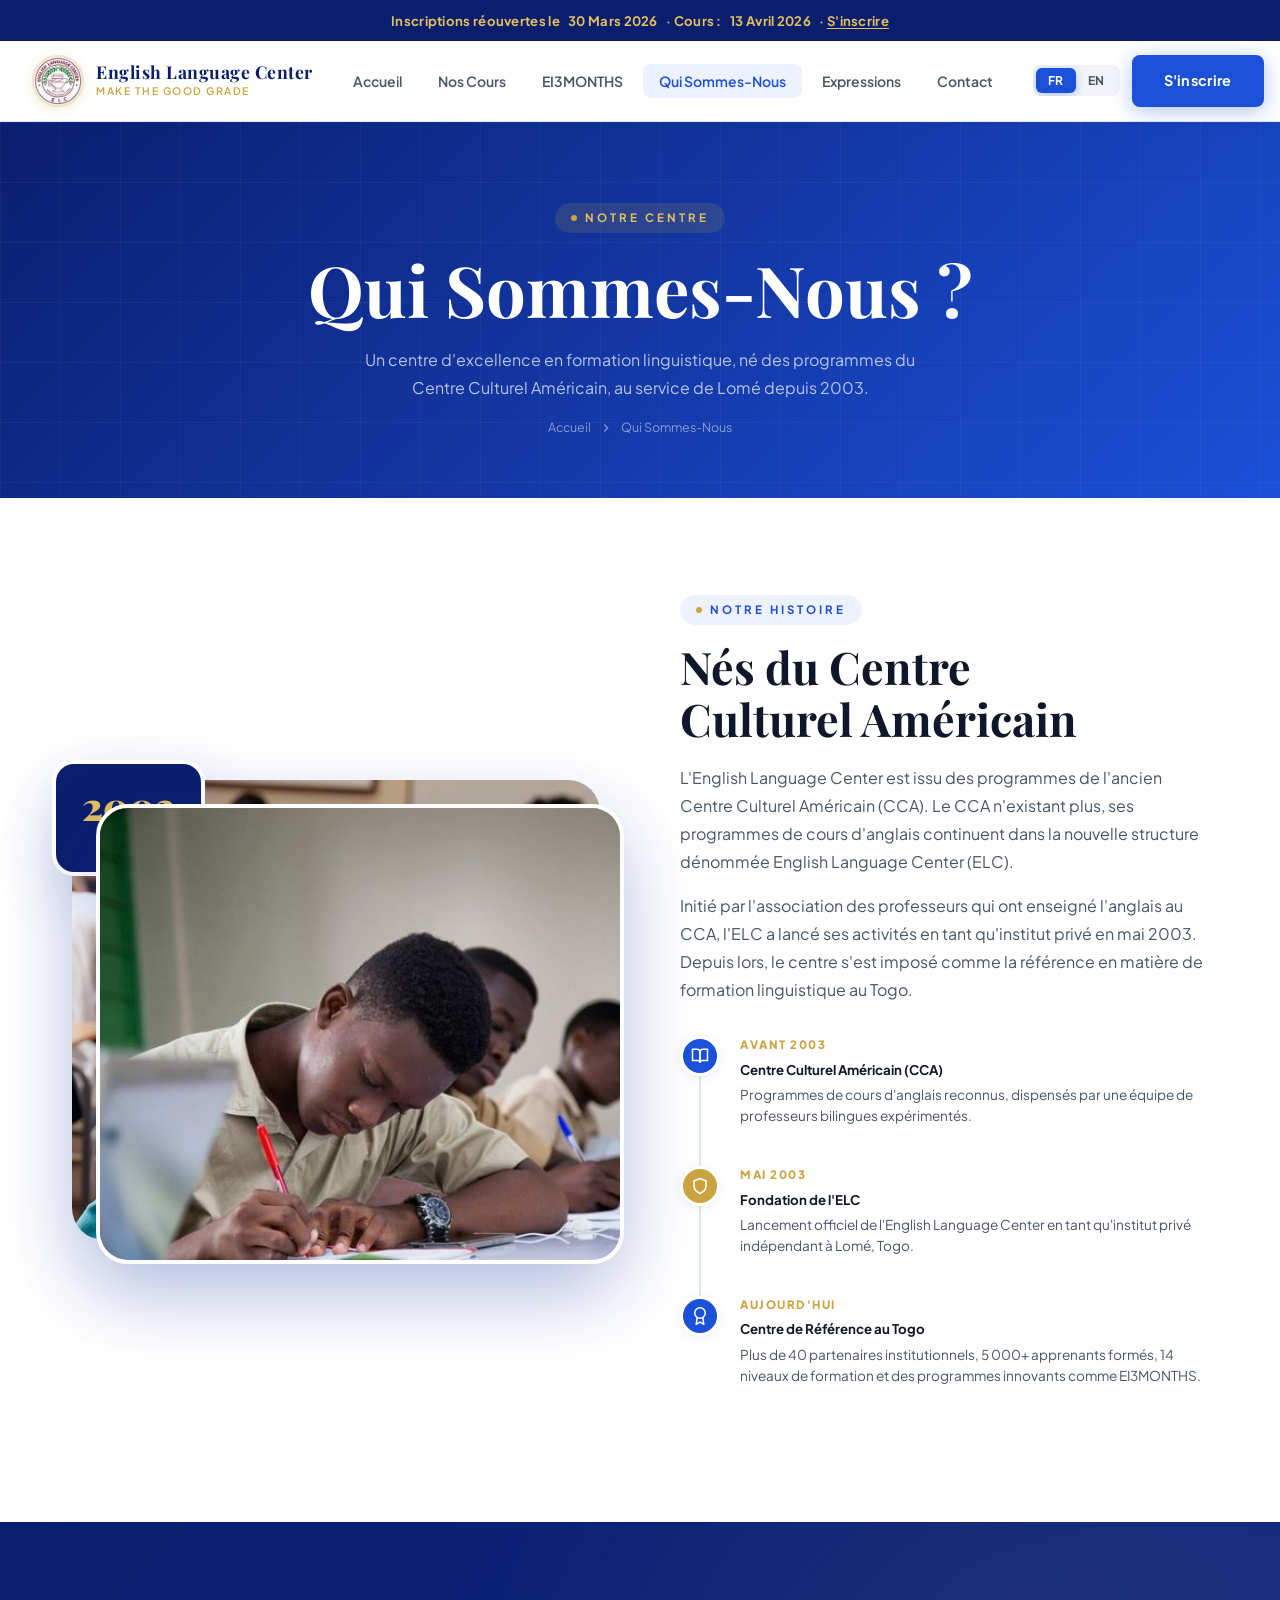
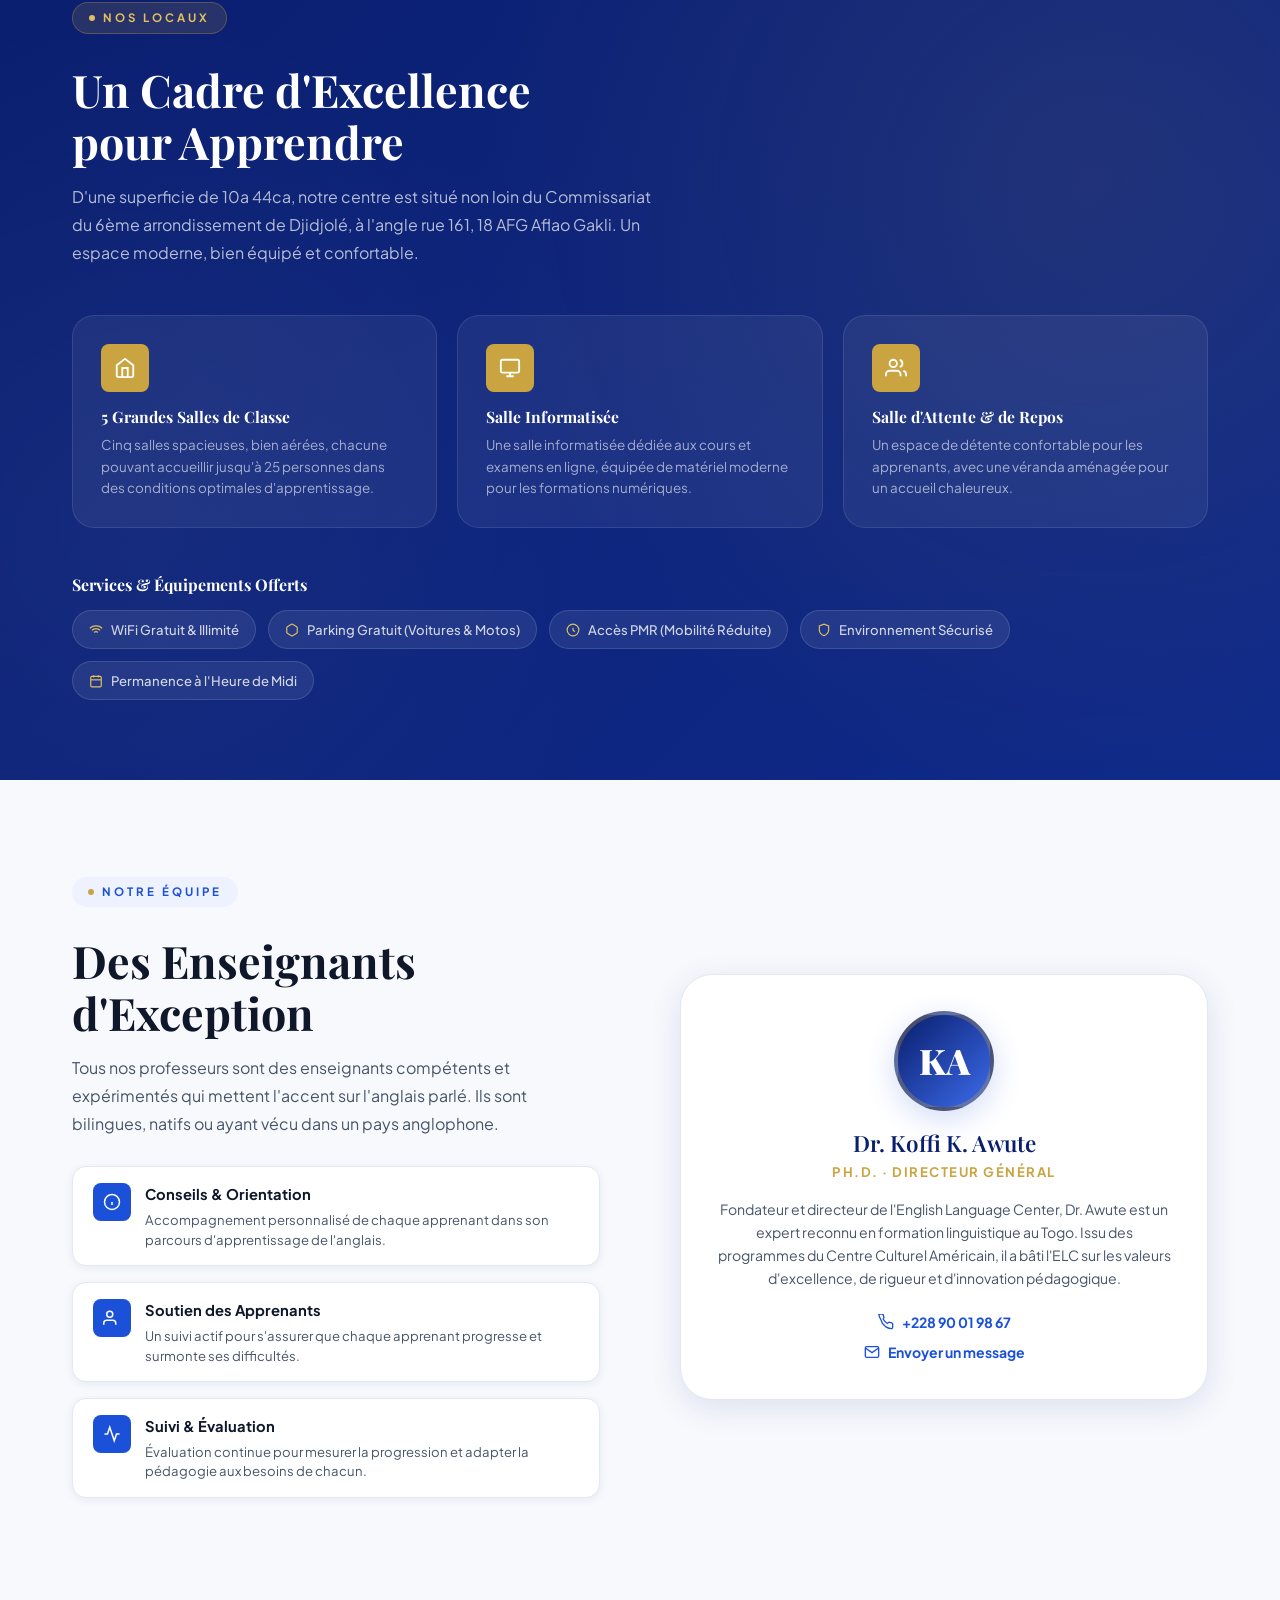
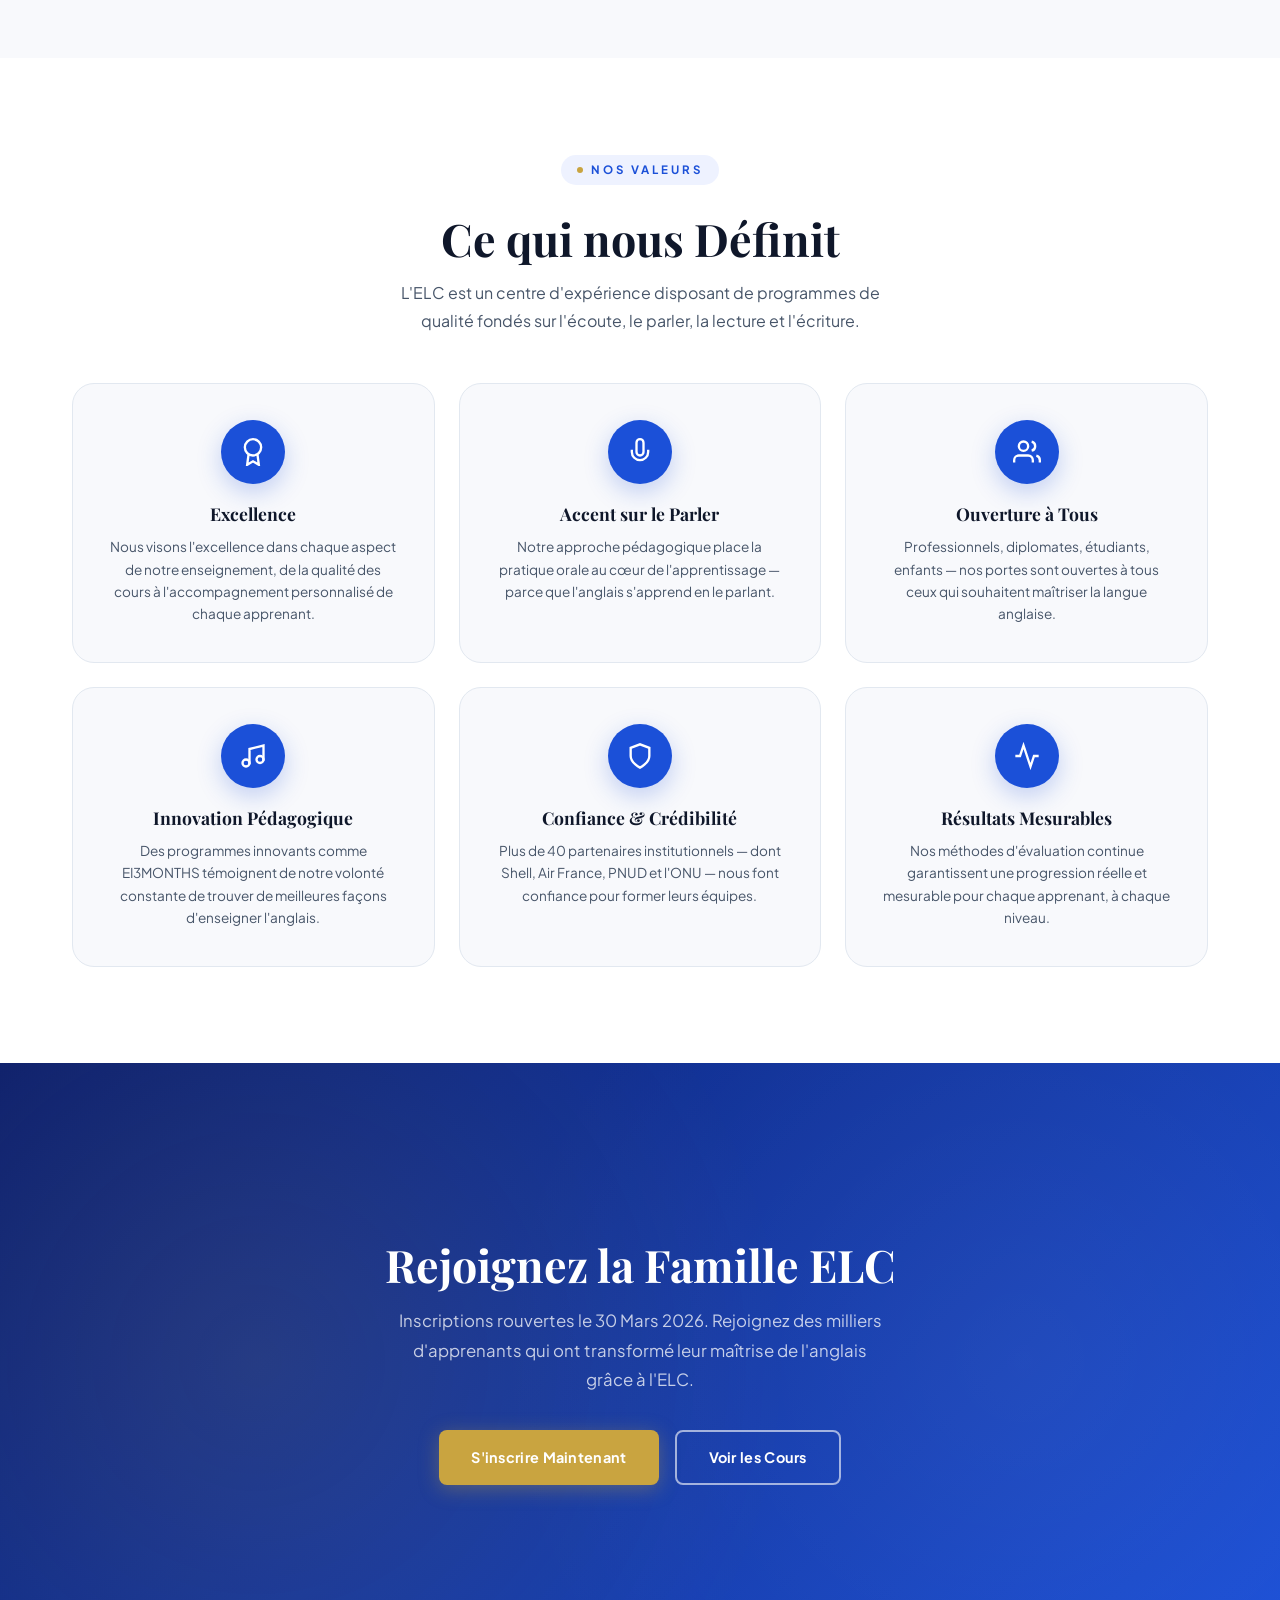
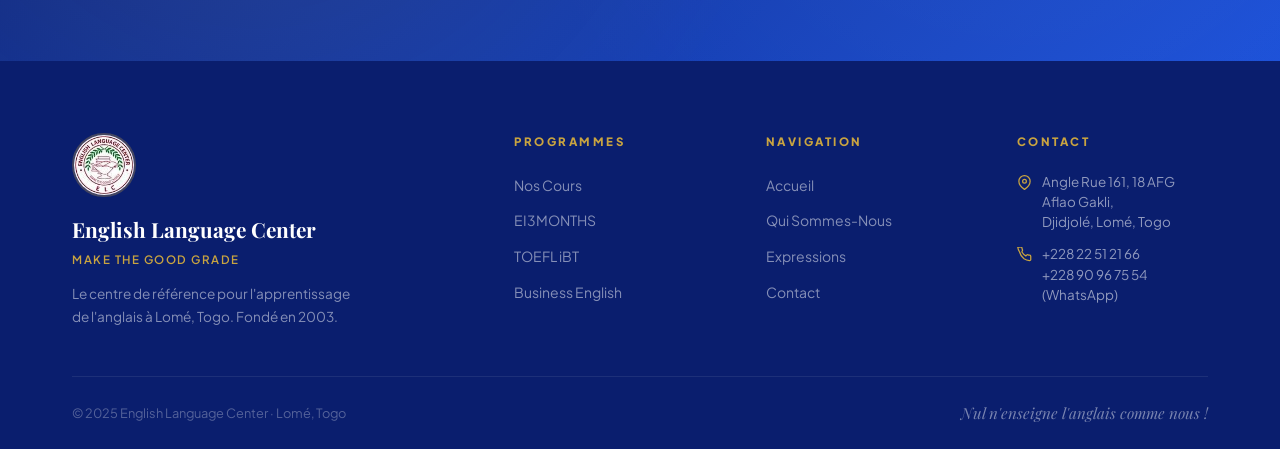
<file: qui-sommes-nous.html>
<!DOCTYPE html>
<html lang="fr">
<head>
  <meta charset="UTF-8"/>
  <meta name="viewport" content="width=device-width, initial-scale=1.0"/>
  <meta name="description" content="Qui Sommes-Nous — English Language Center. Histoire, équipe, locaux et valeurs du centre de référence en anglais à Lomé, Togo."/>
  <title>Qui Sommes-Nous — English Language Center | ELC Togo</title>
  <link rel="icon" type="image/jpeg" href="assets/images/logo.jpg"/>
  <link rel="stylesheet" href="css/style.css"/>
  <style>
    /* ── ABOUT PAGE SPECIFIC ── */
    .history-sec { background: var(--white); }
    .history-grid { display: grid; grid-template-columns: 1fr 1fr; gap: 80px; align-items: center; }
    .history-img { position: relative; }
    .history-img img {
      width: 100%; height: 460px; object-fit: cover;
      border-radius: var(--radius-xl); box-shadow: var(--shadow-xl);
    }
    .history-badge {
      position: absolute; top: -20px; left: -20px;
      background: var(--blue-deep); color: var(--white);
      border-radius: var(--radius-lg); padding: 22px 26px;
      text-align: center; box-shadow: var(--shadow-lg);
      border: 4px solid var(--white);
    }
    .history-badge strong {
      display: block; font-family: 'Playfair Display', serif;
      font-size: 2.4rem; font-weight: 900; color: var(--gold-light); line-height: 1;
    }
    .history-badge span { font-size: 0.78rem; opacity: 0.7; }
    .history-img-2 {
      position: absolute; bottom: -24px; right: -24px;
      width: 180px; height: 140px; object-fit: cover;
      border-radius: var(--radius-lg);
      border: 4px solid var(--white);
      box-shadow: var(--shadow-lg);
    }
    .history-content .section-tag { margin-bottom: 16px; }
    .history-content h2 { margin-bottom: 20px; }
    .history-content p { margin-bottom: 16px; }
    .history-timeline { display: flex; flex-direction: column; gap: 0; margin-top: 32px; }
    .timeline-item {
      display: flex; gap: 20px; align-items: flex-start;
      padding-bottom: 24px; position: relative;
    }
    .timeline-item:not(:last-child)::after {
      content: '';
      position: absolute; left: 19px; top: 40px; bottom: 0;
      width: 2px; background: var(--gray-200);
    }
    .timeline-dot {
      width: 40px; height: 40px; border-radius: 50%; flex-shrink: 0;
      background: var(--blue); display: flex; align-items: center; justify-content: center;
      border: 3px solid var(--white); box-shadow: var(--shadow-sm);
      position: relative; z-index: 1;
    }
    .timeline-dot svg { width: 18px; height: 18px; color: var(--white); }
    .timeline-content h5 { font-weight: 700; color: var(--text); margin-bottom: 4px; }
    .timeline-content p { font-size: 0.85rem; color: var(--gray-600); line-height: 1.55; }
    .timeline-year {
      font-size: 0.72rem; font-weight: 800; letter-spacing: 1.5px;
      color: var(--gold); text-transform: uppercase; margin-bottom: 4px;
    }

    /* Facilities */
    .facilities-sec {
      background: linear-gradient(135deg, var(--blue-deep), #0f2a8a);
      padding: 80px 0; position: relative; overflow: hidden;
    }
    .facilities-sec::before {
      content: '';
      position: absolute; inset: 0;
      background:
        radial-gradient(circle at 85% 30%, rgba(201,164,64,0.1) 0%, transparent 50%),
        radial-gradient(circle at 10% 70%, rgba(255,255,255,0.04) 0%, transparent 40%);
    }
    .facilities-inner { position: relative; z-index: 2; }
    .facilities-inner .section-tag {
      background: rgba(201,164,64,0.15); color: var(--gold-light);
      border: 1px solid rgba(201,164,64,0.3);
    }
    .facilities-inner .section-tag::before { background: var(--gold-light); }
    .facilities-inner h2 { color: var(--white); margin: 14px 0 16px; }
    .facilities-inner > p { color: rgba(255,255,255,0.7); max-width: 600px; margin-bottom: 48px; }
    .facilities-grid { display: grid; grid-template-columns: repeat(3,1fr); gap: 20px; margin-bottom: 48px; }
    .facility-card {
      background: rgba(255,255,255,0.06);
      border: 1px solid rgba(255,255,255,0.1);
      border-radius: var(--radius-lg); padding: 28px;
      transition: var(--transition);
    }
    .facility-card:hover {
      background: rgba(255,255,255,0.1);
      border-color: rgba(201,164,64,0.3);
      transform: translateY(-4px);
    }
    .facility-ico {
      width: 48px; height: 48px; border-radius: var(--radius-sm);
      background: var(--gold); display: flex; align-items: center; justify-content: center;
      margin-bottom: 16px;
    }
    .facility-ico svg { width: 22px; height: 22px; color: var(--white); }
    .facility-card h4 { color: var(--white); font-weight: 700; margin-bottom: 8px; font-size: 0.98rem; }
    .facility-card p { color: rgba(255,255,255,0.6); font-size: 0.84rem; line-height: 1.6; }
    .amenities-row {
      display: flex; flex-wrap: wrap; gap: 12px; margin-top: 8px;
    }
    .amenity-badge {
      display: flex; align-items: center; gap: 8px;
      background: rgba(255,255,255,0.08); border: 1px solid rgba(255,255,255,0.12);
      border-radius: 100px; padding: 8px 16px;
      font-size: 0.82rem; color: rgba(255,255,255,0.8); font-weight: 500;
      transition: var(--transition);
    }
    .amenity-badge:hover { background: rgba(201,164,64,0.15); border-color: rgba(201,164,64,0.3); }
    .amenity-badge svg { width: 14px; height: 14px; color: var(--gold-light); }

    /* Team */
    .team-sec { background: var(--off-white); }
    .team-intro { display: grid; grid-template-columns: 1fr 1fr; gap: 80px; align-items: center; margin-bottom: 64px; }
    .team-mission { display: flex; flex-direction: column; gap: 16px; margin-top: 28px; }
    .mission-item {
      display: flex; gap: 14px; align-items: flex-start;
      padding: 16px 20px; background: var(--white);
      border-radius: var(--radius-md); border: 1px solid var(--gray-200);
      box-shadow: var(--shadow-sm); transition: var(--transition);
    }
    .mission-item:hover { border-color: rgba(27,80,216,0.2); box-shadow: var(--shadow-md); }
    .mission-ico {
      width: 38px; height: 38px; border-radius: var(--radius-sm);
      background: var(--blue); display: flex; align-items: center; justify-content: center; flex-shrink: 0;
    }
    .mission-ico svg { width: 18px; height: 18px; color: var(--white); }
    .mission-item h5 { font-weight: 700; font-size: 0.92rem; margin-bottom: 3px; color: var(--text); }
    .mission-item p { font-size: 0.82rem; color: var(--gray-600); line-height: 1.5; }

    .team-card {
      background: var(--white); border-radius: var(--radius-xl);
      padding: 36px; border: 1px solid var(--gray-200);
      box-shadow: var(--shadow-md); text-align: center;
    }
    .team-avatar-wrap {
      width: 100px; height: 100px; margin: 0 auto 20px;
      border-radius: 50%;
      background: linear-gradient(135deg, var(--blue-deep), var(--blue-mid));
      display: flex; align-items: center; justify-content: center;
      border: 4px solid var(--gold-border);
      box-shadow: 0 8px 30px rgba(27,80,216,0.2);
    }
    .team-avatar-wrap span {
      font-family: 'Playfair Display', serif;
      font-size: 2.2rem; font-weight: 900; color: var(--white);
    }
    .team-card h3 { font-size: 1.4rem; margin-bottom: 4px; color: var(--blue-deep); }
    .team-card .role { color: var(--gold); font-weight: 700; font-size: 0.82rem; letter-spacing: 1.5px; text-transform: uppercase; margin-bottom: 16px; }
    .team-card .bio { font-size: 0.88rem; color: var(--gray-600); line-height: 1.65; margin-bottom: 20px; }
    .team-contact-link {
      display: inline-flex; align-items: center; gap: 8px;
      color: var(--blue); font-weight: 700; font-size: 0.875rem;
      transition: var(--transition);
    }
    .team-contact-link:hover { color: var(--blue-dark); gap: 12px; }
    .team-contact-link svg { width: 16px; height: 16px; }

    /* Values */
    .values-sec { background: var(--white); }
    .values-grid { display: grid; grid-template-columns: repeat(3,1fr); gap: 24px; margin-top: 48px; }
    .value-card {
      padding: 36px; border-radius: var(--radius-lg);
      border: 1px solid var(--gray-200); background: var(--off-white);
      transition: var(--transition); text-align: center;
    }
    .value-card:hover { transform: translateY(-6px); box-shadow: var(--shadow-lg); background: var(--blue-light); border-color: rgba(27,80,216,0.2); }
    .value-ico {
      width: 64px; height: 64px; border-radius: 50%;
      background: var(--blue); display: flex; align-items: center; justify-content: center;
      margin: 0 auto 20px;
      box-shadow: 0 8px 24px rgba(27,80,216,0.25);
      transition: var(--transition);
    }
    .value-card:hover .value-ico { transform: scale(1.1); background: var(--blue-dark); }
    .value-ico svg { width: 28px; height: 28px; color: var(--white); }
    .value-card h4 { font-size: 1.1rem; font-weight: 700; margin-bottom: 12px; color: var(--text); }
    .value-card p { font-size: 0.85rem; color: var(--gray-600); line-height: 1.65; }

    @media (max-width: 1024px) {
      .history-grid { grid-template-columns: 1fr; }
      .history-img-2 { display: none; }
      .team-intro { grid-template-columns: 1fr; }
    }
    @media (max-width: 768px) {
      .facilities-grid { grid-template-columns: 1fr 1fr; }
      .values-grid { grid-template-columns: 1fr 1fr; }
    }
    @media (max-width: 480px) {
      .facilities-grid { grid-template-columns: 1fr; }
      .values-grid { grid-template-columns: 1fr; }
    }
  </style>
</head>
<body>

  <!-- ═══ ANNOUNCEMENT BAR ═══ -->
  <div class="announcement-bar">
    <div class="container">
      <span class="fr-text">Inscriptions réouvertes le <span>30 Mars 2026</span> · Cours : <span>13 Avril 2026</span> · <a href="contact.html">S'inscrire</a></span>
      <span class="en-text" style="display:none">Registrations reopen <span>March 30, 2026</span> · Classes: <span>April 13, 2026</span> · <a href="contact.html">Register</a></span>
    </div>
  </div>

  <!-- ═══ NAVBAR ═══ -->
  <nav class="navbar" id="navbar">
    <div class="navbar-inner">
      <a href="index.html" class="navbar-brand">
        <img src="assets/images/logo.jpg" alt="ELC Logo"/>
        <div class="brand-text">
          <span class="brand-name">English Language Center</span>
          <span class="brand-tagline">Make the good grade</span>
        </div>
      </a>
      <ul class="navbar-nav">
        <li><a href="index.html" class="nav-link fr-text">Accueil</a><a href="index.html" class="nav-link en-text" style="display:none">Home</a></li>
        <li><a href="nos-cours.html" class="nav-link fr-text">Nos Cours</a><a href="nos-cours.html" class="nav-link en-text" style="display:none">Our Courses</a></li>
        <li><a href="ei3months.html" class="nav-link">EI3MONTHS</a></li>
        <li><a href="qui-sommes-nous.html" class="nav-link active fr-text">Qui Sommes-Nous</a><a href="qui-sommes-nous.html" class="nav-link active en-text" style="display:none">About Us</a></li>
        <li><a href="expressions.html" class="nav-link fr-text">Expressions</a><a href="expressions.html" class="nav-link en-text" style="display:none">Expressions</a></li>
        <li><a href="contact.html" class="nav-link fr-text">Contact</a><a href="contact.html" class="nav-link en-text" style="display:none">Contact</a></li>
      </ul>
      <div class="navbar-actions">
        <div class="lang-toggle">
          <button class="lang-btn active" id="btn-fr" onclick="setLang('fr')">FR</button>
          <button class="lang-btn" id="btn-en" onclick="setLang('en')">EN</button>
        </div>
        <a href="contact.html" class="btn btn-primary fr-text">S'inscrire</a>
        <a href="contact.html" class="btn btn-primary en-text" style="display:none">Register</a>
        <button class="hamburger" id="hamburger" onclick="toggleMenu()"><span></span><span></span><span></span></button>
      </div>
    </div>
  </nav>

  <!-- ═══ MOBILE MENU ═══ -->
  <div class="mobile-nav" id="mobileMenu">
    <button class="mobile-nav-close" onclick="toggleMenu()">&#x2715;</button>
    <a href="index.html" onclick="toggleMenu()">Accueil</a>
    <a href="nos-cours.html" onclick="toggleMenu()">Nos Cours</a>
    <a href="ei3months.html" onclick="toggleMenu()">EI3MONTHS</a>
    <a href="qui-sommes-nous.html" onclick="toggleMenu()">Qui Sommes-Nous</a>
    <a href="expressions.html" onclick="toggleMenu()">Expressions</a>
    <a href="contact.html" onclick="toggleMenu()">Contact</a>
    <a href="contact.html" class="btn btn-gold" style="margin-top:16px" onclick="toggleMenu()">S'inscrire</a>
  </div>

  <!-- ═══ PAGE HERO ═══ -->
  <section class="page-hero">
    <div class="page-hero-inner container">
      <span class="section-tag reveal fr-text">Notre Centre</span>
      <span class="section-tag reveal en-text" style="display:none">Our Center</span>
      <h1 class="reveal fr-text">Qui Sommes-Nous ?</h1>
      <h1 class="reveal en-text" style="display:none">Who Are We?</h1>
      <p class="reveal fr-text">Un centre d'excellence en formation linguistique, né des programmes du Centre Culturel Américain, au service de Lomé depuis 2003.</p>
      <p class="reveal en-text" style="display:none">A center of excellence in language training, born from American Cultural Center programs, serving Lomé since 2003.</p>
      <div class="breadcrumb">
        <a href="index.html" class="fr-text">Accueil</a>
        <a href="index.html" class="en-text" style="display:none">Home</a>
        <svg viewBox="0 0 24 24" fill="none" stroke="currentColor" stroke-width="2"><polyline points="9 18 15 12 9 6"/></svg>
        <span class="fr-text">Qui Sommes-Nous</span>
        <span class="en-text" style="display:none">About Us</span>
      </div>
    </div>
  </section>

  <!-- ═══ HISTORY ═══ -->
  <section class="section-pad history-sec">
    <div class="container">
      <div class="history-grid">
        <div class="history-img reveal">
          <div class="history-badge">
            <strong>2003</strong>
            <span class="fr-text">Fondé en</span>
            <span class="en-text" style="display:none">Founded in</span>
          </div>
          <img src="assets/images/classe-1.jpg" alt="Salle de cours ELC"/>
          <img src="assets/images/eleves-classe.jpg" alt="Élèves ELC" class="history-img-2"/>
        </div>

        <div class="history-content">
          <span class="section-tag reveal fr-text">Notre Histoire</span>
          <span class="section-tag reveal en-text" style="display:none">Our History</span>
          <h2 class="reveal fr-text">Nés du Centre<br/>Culturel Américain</h2>
          <h2 class="reveal en-text" style="display:none">Born from the<br/>American Cultural Center</h2>

          <p class="reveal fr-text">L'English Language Center est issu des programmes de l'ancien Centre Culturel Américain (CCA). Le CCA n'existant plus, ses programmes de cours d'anglais continuent dans la nouvelle structure dénommée English Language Center (ELC).</p>
          <p class="reveal fr-text">Initié par l'association des professeurs qui ont enseigné l'anglais au CCA, l'ELC a lancé ses activités en tant qu'institut privé en mai 2003. Depuis lors, le centre s'est imposé comme la référence en matière de formation linguistique au Togo.</p>
          <p class="reveal en-text" style="display:none">The English Language Center grew out of the programs of the former American Cultural Center (CCA). With the CCA no longer in existence, its English courses continue in the new structure called the English Language Center (ELC).</p>
          <p class="reveal en-text" style="display:none">Initiated by the association of teachers who taught English at the CCA, ELC launched its activities as a private institute in May 2003. Since then, the center has established itself as the reference for language training in Togo.</p>

          <div class="history-timeline reveal">
            <div class="timeline-item">
              <div class="timeline-dot"><svg viewBox="0 0 24 24" fill="none" stroke="currentColor" stroke-width="2"><path d="M2 3h6a4 4 0 0 1 4 4v14a3 3 0 0 0-3-3H2z"/><path d="M22 3h-6a4 4 0 0 0-4 4v14a3 3 0 0 1 3-3h7z"/></svg></div>
              <div class="timeline-content">
                <div class="timeline-year fr-text">Avant 2003</div>
                <div class="timeline-year en-text" style="display:none">Before 2003</div>
                <h5 class="fr-text">Centre Culturel Américain (CCA)</h5>
                <h5 class="en-text" style="display:none">American Cultural Center (CCA)</h5>
                <p class="fr-text">Programmes de cours d'anglais reconnus, dispensés par une équipe de professeurs bilingues expérimentés.</p>
                <p class="en-text" style="display:none">Recognized English courses taught by a team of experienced bilingual teachers.</p>
              </div>
            </div>
            <div class="timeline-item">
              <div class="timeline-dot" style="background:var(--gold)"><svg viewBox="0 0 24 24" fill="none" stroke="currentColor" stroke-width="2"><path d="M12 22s8-4 8-10V5l-8-3-8 3v7c0 6 8 10 8 10z"/></svg></div>
              <div class="timeline-content">
                <div class="timeline-year">Mai 2003</div>
                <h5 class="fr-text">Fondation de l'ELC</h5>
                <h5 class="en-text" style="display:none">ELC Foundation</h5>
                <p class="fr-text">Lancement officiel de l'English Language Center en tant qu'institut privé indépendant à Lomé, Togo.</p>
                <p class="en-text" style="display:none">Official launch of the English Language Center as an independent private institute in Lomé, Togo.</p>
              </div>
            </div>
            <div class="timeline-item">
              <div class="timeline-dot"><svg viewBox="0 0 24 24" fill="none" stroke="currentColor" stroke-width="2"><circle cx="12" cy="8" r="7"/><polyline points="8.21 13.89 7 23 12 20 17 23 15.79 13.88"/></svg></div>
              <div class="timeline-content">
                <div class="timeline-year fr-text">Aujourd'hui</div>
                <div class="timeline-year en-text" style="display:none">Today</div>
                <h5 class="fr-text">Centre de Référence au Togo</h5>
                <h5 class="en-text" style="display:none">Togo's Reference Center</h5>
                <p class="fr-text">Plus de 40 partenaires institutionnels, 5 000+ apprenants formés, 14 niveaux de formation et des programmes innovants comme EI3MONTHS.</p>
                <p class="en-text" style="display:none">Over 40 institutional partners, 5,000+ trained learners, 14 training levels and innovative programs like EI3MONTHS.</p>
              </div>
            </div>
          </div>
        </div>
      </div>
    </div>
  </section>

  <!-- ═══ FACILITIES ═══ -->
  <section class="facilities-sec">
    <div class="container facilities-inner">
      <span class="section-tag reveal fr-text">Nos Locaux</span>
      <span class="section-tag reveal en-text" style="display:none">Our Facilities</span>
      <h2 class="reveal fr-text">Un Cadre d'Excellence<br/>pour Apprendre</h2>
      <h2 class="reveal en-text" style="display:none">An Excellent Setting<br/>for Learning</h2>
      <p class="reveal fr-text">D'une superficie de 10a 44ca, notre centre est situé non loin du Commissariat du 6ème arrondissement de Djidjolé, à l'angle rue 161, 18 AFG Aflao Gakli. Un espace moderne, bien équipé et confortable.</p>
      <p class="reveal en-text" style="display:none">With an area of 10a 44ca, our center is located near the 6th district police station in Djidjolé, at the corner of rue 161, 18 AFG Aflao Gakli. A modern, well-equipped and comfortable space.</p>

      <div class="facilities-grid">
        <div class="facility-card reveal">
          <div class="facility-ico"><svg viewBox="0 0 24 24" fill="none" stroke="currentColor" stroke-width="2"><path d="M3 9l9-7 9 7v11a2 2 0 0 1-2 2H5a2 2 0 0 1-2-2z"/><polyline points="9 22 9 12 15 12 15 22"/></svg></div>
          <h4 class="fr-text">5 Grandes Salles de Classe</h4>
          <h4 class="en-text" style="display:none">5 Large Classrooms</h4>
          <p class="fr-text">Cinq salles spacieuses, bien aérées, chacune pouvant accueillir jusqu'à 25 personnes dans des conditions optimales d'apprentissage.</p>
          <p class="en-text" style="display:none">Five spacious, well-ventilated rooms, each accommodating up to 25 people in optimal learning conditions.</p>
        </div>
        <div class="facility-card reveal reveal-delay-1">
          <div class="facility-ico"><svg viewBox="0 0 24 24" fill="none" stroke="currentColor" stroke-width="2"><rect x="2" y="3" width="20" height="14" rx="2"/><path d="M8 21h8m-4-4v4"/></svg></div>
          <h4 class="fr-text">Salle Informatisée</h4>
          <h4 class="en-text" style="display:none">Computer Room</h4>
          <p class="fr-text">Une salle informatisée dédiée aux cours et examens en ligne, équipée de matériel moderne pour les formations numériques.</p>
          <p class="en-text" style="display:none">A computer room dedicated to online courses and exams, equipped with modern equipment for digital training.</p>
        </div>
        <div class="facility-card reveal reveal-delay-2">
          <div class="facility-ico"><svg viewBox="0 0 24 24" fill="none" stroke="currentColor" stroke-width="2"><path d="M17 21v-2a4 4 0 0 0-4-4H5a4 4 0 0 0-4 4v2"/><circle cx="9" cy="7" r="4"/><path d="M23 21v-2a4 4 0 0 0-3-3.87M16 3.13a4 4 0 0 1 0 7.75"/></svg></div>
          <h4 class="fr-text">Salle d'Attente & de Repos</h4>
          <h4 class="en-text" style="display:none">Waiting & Rest Room</h4>
          <p class="fr-text">Un espace de détente confortable pour les apprenants, avec une véranda aménagée pour un accueil chaleureux.</p>
          <p class="en-text" style="display:none">A comfortable relaxation space for learners, with a fitted veranda for a warm welcome.</p>
        </div>
      </div>

      <div class="reveal">
        <h4 style="color:var(--white);font-size:1rem;font-weight:700;margin-bottom:16px" class="fr-text">Services & Équipements Offerts</h4>
        <h4 style="color:var(--white);font-size:1rem;font-weight:700;margin-bottom:16px;display:none" class="en-text">Services & Equipment Offered</h4>
        <div class="amenities-row">
          <div class="amenity-badge">
            <svg viewBox="0 0 24 24" fill="none" stroke="currentColor" stroke-width="2"><path d="M5 12.55a11 11 0 0 1 14.08 0"/><path d="M1.42 9a16 16 0 0 1 21.16 0"/><path d="M8.53 16.11a6 6 0 0 1 6.95 0"/><line x1="12" y1="20" x2="12.01" y2="20"/></svg>
            <span class="fr-text">WiFi Gratuit & Illimité</span>
            <span class="en-text" style="display:none">Free & Unlimited WiFi</span>
          </div>
          <div class="amenity-badge">
            <svg viewBox="0 0 24 24" fill="none" stroke="currentColor" stroke-width="2"><path d="M21 16V8a2 2 0 0 0-1-1.73l-7-4a2 2 0 0 0-2 0l-7 4A2 2 0 0 0 3 8v8a2 2 0 0 0 1 1.73l7 4a2 2 0 0 0 2 0l7-4A2 2 0 0 0 21 16z"/></svg>
            <span class="fr-text">Parking Gratuit (Voitures & Motos)</span>
            <span class="en-text" style="display:none">Free Parking (Cars & Motorbikes)</span>
          </div>
          <div class="amenity-badge">
            <svg viewBox="0 0 24 24" fill="none" stroke="currentColor" stroke-width="2"><circle cx="12" cy="12" r="10"/><path d="M12 8v4l3 3"/></svg>
            <span class="fr-text">Accès PMR (Mobilité Réduite)</span>
            <span class="en-text" style="display:none">Disability Access (Reduced Mobility)</span>
          </div>
          <div class="amenity-badge">
            <svg viewBox="0 0 24 24" fill="none" stroke="currentColor" stroke-width="2"><path d="M12 22s8-4 8-10V5l-8-3-8 3v7c0 6 8 10 8 10z"/></svg>
            <span class="fr-text">Environnement Sécurisé</span>
            <span class="en-text" style="display:none">Secure Environment</span>
          </div>
          <div class="amenity-badge">
            <svg viewBox="0 0 24 24" fill="none" stroke="currentColor" stroke-width="2"><rect x="3" y="4" width="18" height="18" rx="2"/><line x1="16" y1="2" x2="16" y2="6"/><line x1="8" y1="2" x2="8" y2="6"/><line x1="3" y1="10" x2="21" y2="10"/></svg>
            <span class="fr-text">Permanence à l'Heure de Midi</span>
            <span class="en-text" style="display:none">Midday Duty Service</span>
          </div>
        </div>
      </div>
    </div>
  </section>

  <!-- ═══ TEAM ═══ -->
  <section class="section-pad team-sec">
    <div class="container">
      <div class="team-intro">
        <div>
          <span class="section-tag reveal fr-text">Notre Équipe</span>
          <span class="section-tag reveal en-text" style="display:none">Our Team</span>
          <h2 class="reveal fr-text" style="margin-top:12px">Des Enseignants<br/>d'Exception</h2>
          <h2 class="reveal en-text" style="display:none;margin-top:12px">Exceptional<br/>Teachers</h2>
          <p class="reveal fr-text" style="margin-top:16px">Tous nos professeurs sont des enseignants compétents et expérimentés qui mettent l'accent sur l'anglais parlé. Ils sont bilingues, natifs ou ayant vécu dans un pays anglophone.</p>
          <p class="reveal en-text" style="display:none;margin-top:16px">All our teachers are competent and experienced educators who emphasize spoken English. They are bilingual, native or having lived in an English-speaking country.</p>

          <div class="team-mission reveal">
            <div class="mission-item">
              <div class="mission-ico"><svg viewBox="0 0 24 24" fill="none" stroke="currentColor" stroke-width="2"><circle cx="12" cy="12" r="10"/><path d="M12 16v-4M12 8h.01"/></svg></div>
              <div>
                <h5 class="fr-text">Conseils & Orientation</h5>
                <h5 class="en-text" style="display:none">Advice & Guidance</h5>
                <p class="fr-text">Accompagnement personnalisé de chaque apprenant dans son parcours d'apprentissage de l'anglais.</p>
                <p class="en-text" style="display:none">Personalized support for each learner throughout their English learning journey.</p>
              </div>
            </div>
            <div class="mission-item">
              <div class="mission-ico"><svg viewBox="0 0 24 24" fill="none" stroke="currentColor" stroke-width="2"><path d="M17 21v-2a4 4 0 0 0-4-4H5a4 4 0 0 0-4 4v2"/><circle cx="9" cy="7" r="4"/></svg></div>
              <div>
                <h5 class="fr-text">Soutien des Apprenants</h5>
                <h5 class="en-text" style="display:none">Learner Support</h5>
                <p class="fr-text">Un suivi actif pour s'assurer que chaque apprenant progresse et surmonte ses difficultés.</p>
                <p class="en-text" style="display:none">Active monitoring to ensure each learner progresses and overcomes their difficulties.</p>
              </div>
            </div>
            <div class="mission-item">
              <div class="mission-ico"><svg viewBox="0 0 24 24" fill="none" stroke="currentColor" stroke-width="2"><polyline points="22 12 18 12 15 21 9 3 6 12 2 12"/></svg></div>
              <div>
                <h5 class="fr-text">Suivi & Évaluation</h5>
                <h5 class="en-text" style="display:none">Monitoring & Evaluation</h5>
                <p class="fr-text">Évaluation continue pour mesurer la progression et adapter la pédagogie aux besoins de chacun.</p>
                <p class="en-text" style="display:none">Continuous evaluation to measure progress and adapt teaching to individual needs.</p>
              </div>
            </div>
          </div>
        </div>

        <!-- Director card -->
        <div class="team-card reveal">
          <div class="team-avatar-wrap"><span>KA</span></div>
          <h3>Dr. Koffi K. Awute</h3>
          <div class="role">Ph.D. · Directeur Général</div>
          <p class="bio fr-text">Fondateur et directeur de l'English Language Center, Dr. Awute est un expert reconnu en formation linguistique au Togo. Issu des programmes du Centre Culturel Américain, il a bâti l'ELC sur les valeurs d'excellence, de rigueur et d'innovation pédagogique.</p>
          <p class="bio en-text" style="display:none">Founder and director of the English Language Center, Dr. Awute is a recognized expert in language training in Togo. Coming from the American Cultural Center programs, he built ELC on values of excellence, rigor and pedagogical innovation.</p>
          <div style="display:flex;flex-direction:column;gap:8px;margin-top:8px">
            <a href="tel:+22890019867" class="team-contact-link" style="justify-content:center">
              <svg viewBox="0 0 24 24" fill="none" stroke="currentColor" stroke-width="2"><path d="M22 16.92v3a2 2 0 0 1-2.18 2 19.79 19.79 0 0 1-8.63-3.07A19.5 19.5 0 0 1 4.11 8a19.79 19.79 0 0 1-3.07-8.67A2 2 0 0 1 3 0h3a2 2 0 0 1 2 1.72c.127.96.361 1.903.7 2.81a2 2 0 0 1-.45 2.11L7.91 7.91a16 16 0 0 0 6.29 6.29l1.28-1.27a2 2 0 0 1 2.11-.45 12.84 12.84 0 0 0 2.81.7A2 2 0 0 1 22 14.92v2z"/></svg>
              +228 90 01 98 67
            </a>
            <a href="contact.html" class="team-contact-link" style="justify-content:center">
              <svg viewBox="0 0 24 24" fill="none" stroke="currentColor" stroke-width="2"><path d="M4 4h16c1.1 0 2 .9 2 2v12c0 1.1-.9 2-2 2H4c-1.1 0-2-.9-2-2V6c0-1.1.9-2 2-2z"/><polyline points="22,6 12,13 2,6"/></svg>
              <span class="fr-text">Envoyer un message</span>
              <span class="en-text" style="display:none">Send a message</span>
            </a>
          </div>
        </div>
      </div>
    </div>
  </section>

  <!-- ═══ VALUES ═══ -->
  <section class="section-pad values-sec">
    <div class="container">
      <div class="text-center">
        <span class="section-tag reveal fr-text">Nos Valeurs</span>
        <span class="section-tag reveal en-text" style="display:none">Our Values</span>
        <h2 class="reveal" style="margin-top:12px">
          <span class="fr-text">Ce qui nous Définit</span>
          <span class="en-text" style="display:none">What Defines Us</span>
        </h2>
        <p class="reveal" style="max-width:500px;margin:14px auto 0">
          <span class="fr-text">L'ELC est un centre d'expérience disposant de programmes de qualité fondés sur l'écoute, le parler, la lecture et l'écriture.</span>
          <span class="en-text" style="display:none">ELC is an experienced center with quality programs based on listening, speaking, reading and writing.</span>
        </p>
      </div>

      <div class="values-grid">
        <div class="value-card reveal">
          <div class="value-ico"><svg viewBox="0 0 24 24" fill="none" stroke="currentColor" stroke-width="2"><circle cx="12" cy="8" r="7"/><polyline points="8.21 13.89 7 23 12 20 17 23 15.79 13.88"/></svg></div>
          <h4 class="fr-text">Excellence</h4>
          <h4 class="en-text" style="display:none">Excellence</h4>
          <p class="fr-text">Nous visons l'excellence dans chaque aspect de notre enseignement, de la qualité des cours à l'accompagnement personnalisé de chaque apprenant.</p>
          <p class="en-text" style="display:none">We aim for excellence in every aspect of our teaching, from course quality to personalized support for each learner.</p>
        </div>
        <div class="value-card reveal reveal-delay-1">
          <div class="value-ico"><svg viewBox="0 0 24 24" fill="none" stroke="currentColor" stroke-width="2"><path d="M12 1a3 3 0 0 0-3 3v8a3 3 0 0 0 6 0V4a3 3 0 0 0-3-3z"/><path d="M19 10v2a7 7 0 0 1-14 0v-2"/></svg></div>
          <h4 class="fr-text">Accent sur le Parler</h4>
          <h4 class="en-text" style="display:none">Speaking Focus</h4>
          <p class="fr-text">Notre approche pédagogique place la pratique orale au cœur de l'apprentissage — parce que l'anglais s'apprend en le parlant.</p>
          <p class="en-text" style="display:none">Our pedagogical approach places oral practice at the heart of learning — because English is learned by speaking it.</p>
        </div>
        <div class="value-card reveal reveal-delay-2">
          <div class="value-ico"><svg viewBox="0 0 24 24" fill="none" stroke="currentColor" stroke-width="2"><path d="M17 21v-2a4 4 0 0 0-4-4H5a4 4 0 0 0-4 4v2"/><circle cx="9" cy="7" r="4"/><path d="M23 21v-2a4 4 0 0 0-3-3.87M16 3.13a4 4 0 0 1 0 7.75"/></svg></div>
          <h4 class="fr-text">Ouverture à Tous</h4>
          <h4 class="en-text" style="display:none">Open to All</h4>
          <p class="fr-text">Professionnels, diplomates, étudiants, enfants — nos portes sont ouvertes à tous ceux qui souhaitent maîtriser la langue anglaise.</p>
          <p class="en-text" style="display:none">Professionals, diplomats, students, children — our doors are open to all who wish to master the English language.</p>
        </div>
        <div class="value-card reveal">
          <div class="value-ico"><svg viewBox="0 0 24 24" fill="none" stroke="currentColor" stroke-width="2"><path d="M9 19V6l12-3v13"/><circle cx="6" cy="18" r="3"/><circle cx="18" cy="15" r="3"/></svg></div>
          <h4 class="fr-text">Innovation Pédagogique</h4>
          <h4 class="en-text" style="display:none">Pedagogical Innovation</h4>
          <p class="fr-text">Des programmes innovants comme EI3MONTHS témoignent de notre volonté constante de trouver de meilleures façons d'enseigner l'anglais.</p>
          <p class="en-text" style="display:none">Innovative programs like EI3MONTHS demonstrate our constant drive to find better ways to teach English.</p>
        </div>
        <div class="value-card reveal reveal-delay-1">
          <div class="value-ico"><svg viewBox="0 0 24 24" fill="none" stroke="currentColor" stroke-width="2"><path d="M12 22s8-4 8-10V5l-8-3-8 3v7c0 6 8 10 8 10z"/></svg></div>
          <h4 class="fr-text">Confiance & Crédibilité</h4>
          <h4 class="en-text" style="display:none">Trust & Credibility</h4>
          <p class="fr-text">Plus de 40 partenaires institutionnels — dont Shell, Air France, PNUD et l'ONU — nous font confiance pour former leurs équipes.</p>
          <p class="en-text" style="display:none">Over 40 institutional partners — including Shell, Air France, UNDP and the UN — trust us to train their teams.</p>
        </div>
        <div class="value-card reveal reveal-delay-2">
          <div class="value-ico"><svg viewBox="0 0 24 24" fill="none" stroke="currentColor" stroke-width="2"><polyline points="22 12 18 12 15 21 9 3 6 12 2 12"/></svg></div>
          <h4 class="fr-text">Résultats Mesurables</h4>
          <h4 class="en-text" style="display:none">Measurable Results</h4>
          <p class="fr-text">Nos méthodes d'évaluation continue garantissent une progression réelle et mesurable pour chaque apprenant, à chaque niveau.</p>
          <p class="en-text" style="display:none">Our continuous assessment methods guarantee real, measurable progress for every learner at every level.</p>
        </div>
      </div>
    </div>
  </section>

  <!-- ═══ CTA ═══ -->
  <section class="cta-sec section-pad">
    <div class="container">
      <div class="cta-inner">
        <h2 class="reveal fr-text">Rejoignez la Famille ELC</h2>
        <h2 class="reveal en-text" style="display:none">Join the ELC Family</h2>
        <p class="reveal fr-text">Inscriptions rouvertes le 30 Mars 2026. Rejoignez des milliers d'apprenants qui ont transformé leur maîtrise de l'anglais grâce à l'ELC.</p>
        <p class="reveal en-text" style="display:none">Registrations reopen March 30, 2026. Join thousands of learners who have transformed their English mastery through ELC.</p>
        <div class="cta-btns reveal">
          <a href="contact.html" class="btn btn-gold fr-text">S'inscrire Maintenant</a>
          <a href="contact.html" class="btn btn-gold en-text" style="display:none">Register Now</a>
          <a href="nos-cours.html" class="btn btn-outline-white fr-text">Voir les Cours</a>
          <a href="nos-cours.html" class="btn btn-outline-white en-text" style="display:none">Browse Courses</a>
        </div>
      </div>
    </div>
  </section>

  <!-- ═══ FOOTER ═══ -->
  <footer>
    <div class="container">
      <div class="footer-top">
        <div class="footer-brand">
          <img src="assets/images/logo.jpg" alt="ELC Logo"/>
          <div class="footer-brand-name">English Language Center</div>
          <div class="footer-brand-tag">Make the Good Grade</div>
          <p class="fr-text">Le centre de référence pour l'apprentissage de l'anglais à Lomé, Togo. Fondé en 2003.</p>
          <p class="en-text" style="display:none">The reference center for English learning in Lomé, Togo. Founded in 2003.</p>
        </div>
        <div class="footer-col">
          <h5 class="fr-text">Programmes</h5><h5 class="en-text" style="display:none">Programs</h5>
          <ul>
            <li><a href="nos-cours.html" class="fr-text">Nos Cours</a><a href="nos-cours.html" class="en-text" style="display:none">Our Courses</a></li>
            <li><a href="ei3months.html">EI3MONTHS</a></li>
            <li><a href="nos-cours.html">TOEFL iBT</a></li>
            <li><a href="nos-cours.html">Business English</a></li>
          </ul>
        </div>
        <div class="footer-col">
          <h5 class="fr-text">Navigation</h5><h5 class="en-text" style="display:none">Navigation</h5>
          <ul>
            <li><a href="index.html" class="fr-text">Accueil</a><a href="index.html" class="en-text" style="display:none">Home</a></li>
            <li><a href="qui-sommes-nous.html" class="fr-text">Qui Sommes-Nous</a><a href="qui-sommes-nous.html" class="en-text" style="display:none">About Us</a></li>
            <li><a href="expressions.html" class="fr-text">Expressions</a><a href="expressions.html" class="en-text" style="display:none">Expressions</a></li>
            <li><a href="contact.html">Contact</a></li>
          </ul>
        </div>
        <div class="footer-col">
          <h5>Contact</h5>
          <div class="footer-contact-item">
            <svg viewBox="0 0 24 24" fill="none" stroke="currentColor" stroke-width="2"><path d="M21 10c0 7-9 13-9 13s-9-6-9-13a9 9 0 0 1 18 0z"/><circle cx="12" cy="10" r="3"/></svg>
            <span>Angle Rue 161, 18 AFG Aflao Gakli,<br/>Djidjolé, Lomé, Togo</span>
          </div>
          <div class="footer-contact-item">
            <svg viewBox="0 0 24 24" fill="none" stroke="currentColor" stroke-width="2"><path d="M22 16.92v3a2 2 0 0 1-2.18 2 19.79 19.79 0 0 1-8.63-3.07A19.5 19.5 0 0 1 4.11 8a19.79 19.79 0 0 1-3.07-8.67A2 2 0 0 1 3 0h3a2 2 0 0 1 2 1.72c.127.96.361 1.903.7 2.81a2 2 0 0 1-.45 2.11L7.91 7.91a16 16 0 0 0 6.29 6.29l1.28-1.27a2 2 0 0 1 2.11-.45 12.84 12.84 0 0 0 2.81.7A2 2 0 0 1 22 14.92v2z"/></svg>
            <span>+228 22 51 21 66<br/>+228 90 96 75 54 (WhatsApp)</span>
          </div>
        </div>
      </div>
      <div class="footer-bottom">
        <span>© 2025 English Language Center · Lomé, Togo</span>
        <em>Nul n'enseigne l'anglais comme nous !</em>
      </div>
    </div>
  </footer>

  <script src="js/main.js"></script>
</body>
</html>
</file>
<file: css/style.css>
/* ============================================================
   ELC — English Language Center | Global Stylesheet
   Design: Luxury Academic · Royal Blue + White + Gold
   ============================================================ */

@import url('https://fonts.googleapis.com/css2?family=Playfair+Display:ital,wght@0,400;0,500;0,600;0,700;0,900;1,400;1,700&family=Plus+Jakarta+Sans:wght@300;400;500;600;700;800&display=swap');

/* ── VARIABLES ────────────────────────────────────────────── */
:root {
  --blue:        #1B50D8;
  --blue-dark:   #0F2E9A;
  --blue-deep:   #0A1E6E;
  --blue-light:  #EEF2FF;
  --blue-mid:    #3B6BEA;
  --gold:        #C9A440;
  --gold-light:  #E2C060;
  --gold-pale:   #FDF6E3;
  --gold-border: rgba(201,164,64,0.30);
  --white:       #FFFFFF;
  --off-white:   #F8F9FC;
  --gray-100:    #F1F5F9;
  --gray-200:    #E2E8F0;
  --gray-400:    #94A3B8;
  --gray-600:    #475569;
  --gray-800:    #1E293B;
  --text:        #0F172A;
  --radius-sm:   8px;
  --radius-md:   14px;
  --radius-lg:   22px;
  --radius-xl:   32px;
  --shadow-sm:   0 2px 8px rgba(15,46,154,0.08);
  --shadow-md:   0 8px 32px rgba(15,46,154,0.12);
  --shadow-lg:   0 20px 60px rgba(15,46,154,0.16);
  --shadow-xl:   0 32px 80px rgba(15,46,154,0.20);
  --transition:  all 0.3s cubic-bezier(0.4,0,0.2,1);
}

/* ── RESET ────────────────────────────────────────────────── */
*, *::before, *::after { margin:0; padding:0; box-sizing:border-box; }
html {
  scroll-behavior:smooth; font-size:16px;
  overflow-x:hidden; max-width:100%;
}
body {
  font-family: 'Plus Jakarta Sans', sans-serif;
  color: var(--text);
  background: var(--white);
  overflow-x: hidden;
  max-width: 100%;
  line-height: 1.6;
}
img { max-width:100%; height:auto; display:block; }
a { text-decoration:none; color:inherit; }
ul { list-style:none; }
button { cursor:pointer; border:none; background:none; font-family:inherit; }

/* ── TYPOGRAPHY ───────────────────────────────────────────── */
h1,h2,h3,h4 { font-family:'Playfair Display',serif; line-height:1.15; }
h1 { font-size:clamp(2.6rem,5.5vw,4.4rem); font-weight:700; }
h2 { font-size:clamp(2rem,3.5vw,3rem); font-weight:700; }
h3 { font-size:clamp(1.3rem,2.2vw,1.75rem); font-weight:600; }
h4 { font-size:1.2rem; font-weight:600; }
p  { color:var(--gray-600); font-size:1rem; line-height:1.75; }

/* ── LAYOUT HELPERS ───────────────────────────────────────── */
.container { max-width:1200px; margin:0 auto; padding:0 32px; }
.section-pad { padding:96px 0; }
.section-pad-sm { padding:72px 0; }

.section-tag {
  display:inline-flex; align-items:center; gap:8px;
  font-size:0.72rem; font-weight:700; letter-spacing:3px;
  text-transform:uppercase; color:var(--blue);
  background:var(--blue-light); padding:6px 16px;
  border-radius:100px; margin-bottom:16px;
}
.section-tag::before {
  content:''; width:6px; height:6px; border-radius:50%;
  background:var(--gold); flex-shrink:0;
}

/* ── BUTTONS ──────────────────────────────────────────────── */
.btn {
  display:inline-flex; align-items:center; gap:8px;
  padding:14px 32px; border-radius:var(--radius-sm);
  font-size:0.9rem; font-weight:700; letter-spacing:0.3px;
  transition:var(--transition); white-space:nowrap;
}
.btn-primary {
  background:var(--blue); color:var(--white);
  box-shadow:0 4px 20px rgba(27,80,216,0.35);
}
.btn-primary:hover {
  background:var(--blue-dark); transform:translateY(-2px);
  box-shadow:0 8px 30px rgba(27,80,216,0.45);
}
.btn-gold {
  background:var(--gold); color:var(--white);
  box-shadow:0 4px 20px rgba(201,164,64,0.35);
}
.btn-gold:hover {
  background:var(--gold-light); transform:translateY(-2px);
  box-shadow:0 8px 30px rgba(201,164,64,0.45);
}
.btn-outline {
  background:transparent; color:var(--blue);
  border:2px solid var(--blue);
}
.btn-outline:hover {
  background:var(--blue); color:var(--white);
  transform:translateY(-2px);
}
.btn-outline-white {
  background:transparent; color:var(--white);
  border:2px solid rgba(255,255,255,0.6);
}
.btn-outline-white:hover {
  background:rgba(255,255,255,0.12);
  border-color:var(--white); transform:translateY(-2px);
}
.btn svg { width:18px; height:18px; flex-shrink:0; }

/* ── CARDS ────────────────────────────────────────────────── */
.card {
  background:var(--white); border-radius:var(--radius-lg);
  border:1px solid var(--gray-200);
  box-shadow:var(--shadow-sm);
  transition:var(--transition);
}
.card:hover {
  transform:translateY(-6px);
  box-shadow:var(--shadow-lg);
  border-color:rgba(27,80,216,0.15);
}

/* ── ANNOUNCEMENT BAR ─────────────────────────────────────── */
.announcement-bar {
  background:var(--blue-deep);
  color:rgba(255,255,255,0.9);
  font-size:0.82rem; font-weight:500;
  padding:10px 0; text-align:center;
  letter-spacing:0.3px; position:relative; z-index:200;
}
.announcement-bar span { color:var(--gold-light); font-weight:700; margin:0 6px; }
.announcement-bar a {
  color:var(--gold-light); text-decoration:underline;
  text-underline-offset:2px;
}

/* ── NAVBAR ───────────────────────────────────────────────── */
.navbar {
  position:sticky; top:0; z-index:100;
  background:rgba(255,255,255,0.97);
  backdrop-filter:blur(20px);
  border-bottom:1px solid var(--gray-200);
  box-shadow:var(--shadow-sm);
  transition:var(--transition);
}
.navbar-inner {
  display:flex; align-items:center; justify-content:space-between;
  padding:14px 32px; max-width:1280px; margin:0 auto; gap:24px;
}
.navbar-brand {
  display:flex; align-items:center; gap:12px; flex-shrink:0;
}
.navbar-brand img {
  width:52px; height:52px; object-fit:contain; border-radius:50%;
  border:2px solid var(--gold-border);
  box-shadow:0 2px 12px rgba(201,164,64,0.2);
}
.brand-text { display:flex; flex-direction:column; }
.brand-name {
  font-family:'Playfair Display',serif;
  font-size:1.1rem; font-weight:700; color:var(--blue-deep);
  line-height:1.1; letter-spacing:0.5px;
}
.brand-tagline {
  font-size:0.65rem; color:var(--gold); font-weight:600;
  letter-spacing:1.5px; text-transform:uppercase; margin-top:2px;
}

.navbar-nav {
  display:flex; align-items:center; gap:4px;
}
.nav-link {
  padding:8px 16px; border-radius:var(--radius-sm);
  font-size:0.875rem; font-weight:600; color:var(--gray-600);
  transition:var(--transition); white-space:nowrap;
}
.nav-link:hover, .nav-link.active {
  color:var(--blue); background:var(--blue-light);
}

.navbar-actions { display:flex; align-items:center; gap:12px; flex-shrink:0; }

/* Language Toggle */
.lang-toggle {
  display:flex; align-items:center; gap:0;
  background:var(--gray-100); border-radius:var(--radius-sm);
  padding:3px; overflow:hidden;
}
.lang-btn {
  padding:5px 12px; border-radius:6px;
  font-size:0.75rem; font-weight:700; letter-spacing:0.5px;
  color:var(--gray-600); transition:var(--transition);
}
.lang-btn.active {
  background:var(--blue); color:var(--white);
  box-shadow:0 2px 8px rgba(27,80,216,0.3);
}

/* Mobile menu toggle */
.hamburger {
  display:none; flex-direction:column; gap:5px;
  padding:8px; border-radius:var(--radius-sm);
  transition:var(--transition);
}
.hamburger span {
  display:block; width:24px; height:2.5px;
  background:var(--blue-deep); border-radius:2px;
  transition:var(--transition);
}
.hamburger:hover { background:var(--blue-light); }

/* ── HERO ─────────────────────────────────────────────────── */
.hero {
  background:linear-gradient(135deg, var(--blue-deep) 0%, var(--blue) 60%, #2563EB 100%);
  min-height:92vh; display:flex; align-items:center;
  position:relative; overflow:hidden;
}
.hero-bg-shapes { position:absolute; inset:0; pointer-events:none; overflow:hidden; }
.hero-circle-1 {
  position:absolute; width:700px; height:700px; border-radius:50%;
  background:radial-gradient(circle, rgba(201,164,64,0.12) 0%, transparent 70%);
  top:-200px; right:-100px;
}
.hero-circle-2 {
  position:absolute; width:400px; height:400px; border-radius:50%;
  background:radial-gradient(circle, rgba(255,255,255,0.05) 0%, transparent 70%);
  bottom:-100px; left:-80px;
}
.hero-grid {
  position:absolute; inset:0;
  background-image:
    linear-gradient(rgba(255,255,255,0.04) 1px, transparent 1px),
    linear-gradient(90deg, rgba(255,255,255,0.04) 1px, transparent 1px);
  background-size:60px 60px;
}
.hero-inner {
  display:grid; grid-template-columns:1fr 1fr;
  gap:60px; align-items:center;
  max-width:1280px; margin:0 auto;
  padding:80px 32px 60px; position:relative; z-index:2;
  width:100%;
}
.hero-content { color:var(--white); }
.hero-badge {
  display:inline-flex; align-items:center; gap:8px;
  background:rgba(201,164,64,0.18); border:1px solid rgba(201,164,64,0.35);
  padding:7px 18px; border-radius:100px;
  font-size:0.75rem; font-weight:700; letter-spacing:2px;
  text-transform:uppercase; color:var(--gold-light);
  margin-bottom:28px;
}
.hero-badge-dot {
  width:7px; height:7px; border-radius:50%;
  background:var(--gold); animation:blink 2s infinite;
}
@keyframes blink {
  0%,100%{opacity:1;transform:scale(1)} 50%{opacity:0.3;transform:scale(1.6)}
}
.hero h1 { color:var(--white); margin-bottom:8px; }
.hero h1 em {
  font-style:italic;
  background:linear-gradient(135deg,var(--gold-light),var(--gold));
  -webkit-background-clip:text; -webkit-text-fill-color:transparent;
  background-clip:text;
}
.hero-subtitle {
  font-size:1.2rem; color:rgba(255,255,255,0.75);
  margin:20px 0 40px; font-weight:300; max-width:500px;
  line-height:1.75;
}
.hero-cta { display:flex; gap:16px; flex-wrap:wrap; }
.hero-info {
  display:flex; gap:32px; margin-top:48px; padding-top:32px;
  border-top:1px solid rgba(255,255,255,0.12); flex-wrap:wrap;
}
.hero-info-item { color:rgba(255,255,255,0.8); }
.hero-info-item strong {
  display:block; font-size:1.5rem; font-weight:700; color:var(--gold-light);
  font-family:'Playfair Display',serif;
}
.hero-info-item span { font-size:0.8rem; opacity:0.7; }

.hero-visual { position:relative; }
.hero-img-wrap {
  position:relative; border-radius:var(--radius-xl);
  overflow:hidden; box-shadow:var(--shadow-xl);
}
.hero-img-wrap img {
  width:100%; height:520px; object-fit:cover; object-position:center top;
}
.hero-img-overlay {
  position:absolute; inset:0;
  background:linear-gradient(to top, rgba(10,30,110,0.55) 0%, transparent 50%);
}
.hero-card-float {
  position:absolute; background:var(--white); border-radius:var(--radius-md);
  box-shadow:var(--shadow-lg); padding:16px 20px;
  display:flex; align-items:center; gap:12px;
}
.hero-card-1 { bottom:-20px; left:-20px; }
.hero-card-2 { top:-16px; right:-16px; }
.hero-card-ico {
  width:44px; height:44px; border-radius:var(--radius-sm);
  background:var(--blue-light); display:flex; align-items:center; justify-content:center; flex-shrink:0;
}
.hero-card-ico svg { width:22px; height:22px; color:var(--blue); }
.hero-card-txt strong { display:block; font-size:0.9rem; font-weight:700; color:var(--text); }
.hero-card-txt span { font-size:0.75rem; color:var(--gray-400); }

/* ── STATS BAR ────────────────────────────────────────────── */
.stats-bar {
  background:var(--white);
  border-bottom:1px solid var(--gray-200);
}
.stats-grid {
  display:grid; grid-template-columns:repeat(4,1fr);
  max-width:1280px; margin:0 auto;
}
.stat-item {
  padding:40px 32px; text-align:center;
  border-right:1px solid var(--gray-200);
  position:relative; transition:var(--transition);
}
.stat-item:last-child { border-right:none; }
.stat-item:hover { background:var(--blue-light); }
.stat-item::after {
  content:''; position:absolute; bottom:0; left:50%; transform:translateX(-50%);
  width:0; height:3px; background:var(--gold);
  transition:var(--transition);
}
.stat-item:hover::after { width:60%; }
.stat-number {
  font-family:'Playfair Display',serif;
  font-size:2.8rem; font-weight:900; color:var(--blue);
  line-height:1; display:block;
}
.stat-label {
  font-size:0.82rem; font-weight:600; color:var(--gray-400);
  text-transform:uppercase; letter-spacing:1px; margin-top:6px;
}

/* ── ABOUT ────────────────────────────────────────────────── */
.about-grid {
  display:grid; grid-template-columns:1fr 1fr;
  gap:80px; align-items:center;
}
.about-imgs { position:relative; }
.about-img-main {
  width:100%; height:480px; object-fit:cover;
  border-radius:var(--radius-xl); box-shadow:var(--shadow-lg);
}
.about-img-badge {
  position:absolute; bottom:-24px; right:-24px;
  background:var(--blue-deep); color:var(--white);
  border-radius:var(--radius-lg); padding:24px 28px;
  text-align:center; box-shadow:var(--shadow-lg);
  border:4px solid var(--white);
}
.about-img-badge strong {
  display:block; font-family:'Playfair Display',serif;
  font-size:2.2rem; font-weight:900; color:var(--gold-light);
  line-height:1;
}
.about-img-badge span { font-size:0.78rem; color:rgba(255,255,255,0.7); font-weight:500; }
.about-gold-dot {
  position:absolute; top:-16px; left:-16px;
  width:48px; height:48px; border-radius:50%;
  background:var(--gold); box-shadow:0 4px 20px rgba(201,164,64,0.5);
}
.about-list { display:flex; flex-direction:column; gap:16px; margin:32px 0; }
.about-list-item {
  display:flex; gap:14px; align-items:flex-start;
  padding:16px 20px; border-radius:var(--radius-md);
  background:var(--gray-100); transition:var(--transition);
}
.about-list-item:hover { background:var(--blue-light); }
.about-list-ico {
  width:36px; height:36px; border-radius:var(--radius-sm);
  background:var(--blue); display:flex; align-items:center; justify-content:center; flex-shrink:0;
}
.about-list-ico svg { width:18px; height:18px; color:var(--white); }
.about-list-item h5 { font-size:0.9rem; font-weight:700; color:var(--text); margin-bottom:2px; }
.about-list-item p { font-size:0.82rem; color:var(--gray-600); line-height:1.5; }

/* Director card */
.director-card {
  display:flex; gap:16px; align-items:center;
  padding:20px 24px; border-radius:var(--radius-md);
  border:1px solid var(--gold-border);
  background:var(--gold-pale); margin-top:32px;
}
.director-avatar {
  width:56px; height:56px; border-radius:50%;
  background:linear-gradient(135deg,var(--blue),var(--blue-mid));
  display:flex; align-items:center; justify-content:center;
  font-family:'Playfair Display',serif; font-size:1.3rem;
  font-weight:700; color:var(--white); flex-shrink:0;
  border:3px solid var(--gold-border);
}
.director-info strong { display:block; font-weight:700; color:var(--text); }
.director-info span { font-size:0.82rem; color:var(--gray-600); }
.director-info a { color:var(--blue); font-weight:600; font-size:0.85rem; }

/* ── PROGRAMS ─────────────────────────────────────────────── */
.programs-sec { background:var(--off-white); }
.programs-header {
  display:flex; justify-content:space-between; align-items:flex-end;
  margin-bottom:56px; flex-wrap:wrap; gap:24px;
}
.cycles-grid {
  display:grid; grid-template-columns:repeat(2,1fr);
  gap:24px; margin-bottom:64px;
}
.cycle-card {
  background:var(--white); border-radius:var(--radius-lg);
  padding:36px; border:1px solid var(--gray-200);
  box-shadow:var(--shadow-sm); transition:var(--transition);
  position:relative; overflow:hidden;
}
.cycle-card::before {
  content:''; position:absolute; top:0; left:0; right:0; height:4px;
  background:linear-gradient(90deg,var(--blue),var(--blue-mid));
  transform:scaleX(0); transform-origin:left;
  transition:var(--transition);
}
.cycle-card:hover::before { transform:scaleX(1); }
.cycle-card:hover {
  transform:translateY(-6px); box-shadow:var(--shadow-lg);
  border-color:rgba(27,80,216,0.2);
}
.cycle-num {
  font-family:'Playfair Display',serif;
  font-size:3.5rem; font-weight:900;
  color:var(--blue-light); line-height:1;
  position:absolute; top:20px; right:28px;
  transition:var(--transition);
}
.cycle-card:hover .cycle-num { color:rgba(27,80,216,0.15); }
.cycle-tag {
  font-size:0.7rem; font-weight:700; letter-spacing:2.5px;
  text-transform:uppercase; color:var(--gold);
  margin-bottom:8px; display:block;
}
.cycle-card h3 { font-size:1.4rem; margin-bottom:10px; color:var(--blue-deep); }
.cycle-card > p { font-size:0.88rem; margin-bottom:20px; }
.cycle-levels {
  display:flex; flex-wrap:wrap; gap:8px; margin-bottom:20px;
}
.level-badge {
  padding:4px 12px; border-radius:100px;
  font-size:0.75rem; font-weight:600;
  background:var(--blue-light); color:var(--blue);
  border:1px solid rgba(27,80,216,0.15);
}
.cycle-footer {
  display:flex; align-items:center; justify-content:space-between;
  padding-top:16px; border-top:1px solid var(--gray-200);
}
.cycle-footer span { font-size:0.8rem; color:var(--gray-400); font-weight:500; }
.cycle-footer a {
  color:var(--blue); font-weight:700; font-size:0.85rem;
  display:flex; align-items:center; gap:4px;
  transition:var(--transition);
}
.cycle-footer a:hover { gap:8px; }

/* Special courses */
.special-header { margin:64px 0 32px; }
.special-grid {
  display:grid; grid-template-columns:repeat(3,1fr); gap:20px;
}
.special-card {
  padding:28px; background:var(--white);
  border-radius:var(--radius-md); border:1px solid var(--gray-200);
  box-shadow:var(--shadow-sm); transition:var(--transition);
}
.special-card:hover {
  transform:translateY(-4px); box-shadow:var(--shadow-md);
  border-color:rgba(27,80,216,0.2);
  background:var(--blue-light);
}
.special-ico {
  width:48px; height:48px; border-radius:var(--radius-sm);
  background:var(--blue); display:flex; align-items:center; justify-content:center;
  margin-bottom:16px; transition:var(--transition);
}
.special-card:hover .special-ico { background:var(--blue-dark); transform:scale(1.1); }
.special-ico svg { width:22px; height:22px; color:var(--white); }
.special-card h4 { font-size:0.95rem; font-weight:700; margin-bottom:8px; color:var(--text); }
.special-card p { font-size:0.83rem; color:var(--gray-600); line-height:1.6; }

/* ── EI3M ─────────────────────────────────────────────────── */
.ei3m-sec {
  background:linear-gradient(135deg,var(--blue-deep) 0%,#1a3a9a 100%);
  position:relative; overflow:hidden;
}
.ei3m-bg {
  position:absolute; inset:0; pointer-events:none;
  background-image:
    radial-gradient(circle at 20% 50%, rgba(201,164,64,0.1) 0%, transparent 50%),
    radial-gradient(circle at 80% 20%, rgba(255,255,255,0.04) 0%, transparent 40%);
}
.ei3m-grid {
  display:grid; grid-template-columns:1fr 1fr;
  gap:80px; align-items:center; position:relative; z-index:2;
}
.ei3m-content { color:var(--white); }
.ei3m-content .section-tag {
  background:rgba(201,164,64,0.15); color:var(--gold-light);
  border:1px solid rgba(201,164,64,0.3);
}
.ei3m-content .section-tag::before { background:var(--gold-light); }
.ei3m-big {
  font-family:'Playfair Display',serif;
  font-size:5rem; font-weight:900; color:var(--gold);
  line-height:1; margin-bottom:0; letter-spacing:-1px;
  opacity:0.25; position:absolute; top:0; right:0;
  pointer-events:none;
}
.ei3m-title {
  font-family:'Playfair Display',serif;
  font-size:clamp(2rem,4vw,3.2rem); font-weight:700;
  color:var(--white); line-height:1.15; margin-bottom:20px;
}
.ei3m-title em {
  font-style:italic; color:var(--gold-light);
}
.ei3m-desc {
  color:rgba(255,255,255,0.75); font-size:1rem;
  line-height:1.75; margin-bottom:36px;
}
.ei3m-features { display:flex; flex-direction:column; gap:18px; margin-bottom:36px; }
.ei3m-feat {
  display:flex; gap:14px; align-items:flex-start;
}
.ei3m-feat-ico {
  width:40px; height:40px; border-radius:var(--radius-sm);
  background:rgba(201,164,64,0.15); border:1px solid rgba(201,164,64,0.3);
  display:flex; align-items:center; justify-content:center; flex-shrink:0;
}
.ei3m-feat-ico svg { width:18px; height:18px; color:var(--gold-light); }
.ei3m-feat-txt h5 { color:var(--white); font-weight:700; font-size:0.95rem; margin-bottom:3px; }
.ei3m-feat-txt p { color:rgba(255,255,255,0.6); font-size:0.83rem; line-height:1.5; }

/* EI3M price card */
.ei3m-card {
  background:var(--white); border-radius:var(--radius-xl);
  box-shadow:var(--shadow-xl); overflow:hidden;
}
.ei3m-card-top {
  background:var(--gold); padding:28px 32px;
  text-align:center;
}
.ei3m-card-top .label {
  font-size:0.72rem; font-weight:700; letter-spacing:2px;
  text-transform:uppercase; color:rgba(255,255,255,0.8);
  margin-bottom:8px; display:block;
}
.ei3m-price {
  font-family:'Playfair Display',serif;
  font-size:3.2rem; font-weight:900; color:var(--white);
  line-height:1;
}
.ei3m-price sup { font-size:1.2rem; vertical-align:top; margin-top:8px; }
.ei3m-price sub { font-size:1rem; font-weight:400; }
.ei3m-card-body { padding:28px 32px; }
.ei3m-options { display:flex; flex-direction:column; gap:10px; margin-bottom:24px; }
.ei3m-option {
  display:flex; justify-content:space-between; align-items:center;
  padding:12px 16px; background:var(--gray-100);
  border-radius:var(--radius-sm); font-size:0.875rem;
  border:1px solid transparent; transition:var(--transition);
}
.ei3m-option:hover { background:var(--blue-light); border-color:rgba(27,80,216,0.15); }
.ei3m-option span:first-child { color:var(--gray-600); }
.ei3m-option strong { color:var(--blue); font-weight:700; }
.ei3m-note {
  font-size:0.8rem; color:var(--gray-400); text-align:center;
  padding-top:16px; border-top:1px solid var(--gray-200); line-height:1.5;
}
.ei3m-note strong { color:var(--blue); }

.ei3m-visual { position:relative; }
.ei3m-img {
  width:100%; border-radius:var(--radius-xl);
  box-shadow:0 30px 80px rgba(0,0,0,0.4);
}
.testimonials-mini { margin-top:24px; display:flex; flex-direction:column; gap:12px; }
.testi-card {
  background:rgba(255,255,255,0.07); border:1px solid rgba(255,255,255,0.12);
  border-radius:var(--radius-md); padding:16px 20px;
  transition:var(--transition);
}
.testi-card:hover { background:rgba(255,255,255,0.12); }
.testi-text {
  font-size:0.83rem; color:rgba(255,255,255,0.8);
  font-style:italic; margin-bottom:10px; line-height:1.55;
}
.testi-text::before { content:'\201C'; color:var(--gold-light); font-size:1.2rem; }
.testi-author {
  display:flex; align-items:center; gap:10px;
}
.testi-avatar {
  width:30px; height:30px; border-radius:50%;
  background:linear-gradient(135deg,var(--blue-mid),var(--gold));
  display:flex; align-items:center; justify-content:center;
  font-size:0.7rem; font-weight:700; color:var(--white); flex-shrink:0;
}
.testi-name strong { display:block; font-size:0.8rem; color:var(--white); font-weight:700; }
.testi-name span { font-size:0.72rem; color:rgba(255,255,255,0.5); }

/* ── TOEFL ────────────────────────────────────────────────── */
.toefl-sec { background:var(--off-white); }
.toefl-grid { display:grid; grid-template-columns:1fr 1.5fr; gap:80px; align-items:start; }
.toefl-stats { display:grid; grid-template-columns:1fr 1fr; gap:16px; margin-top:32px; }
.toefl-stat {
  background:var(--white); border:1px solid var(--gray-200);
  border-radius:var(--radius-md); padding:20px;
  box-shadow:var(--shadow-sm); transition:var(--transition);
}
.toefl-stat:hover { border-color:rgba(27,80,216,0.2); box-shadow:var(--shadow-md); }
.toefl-stat .lbl { font-size:0.7rem; font-weight:700; letter-spacing:1.5px; text-transform:uppercase; color:var(--gray-400); margin-bottom:8px; }
.toefl-stat .val { font-family:'Playfair Display',serif; font-size:2rem; font-weight:900; color:var(--blue); line-height:1; }
.toefl-stat .sub { font-size:0.75rem; color:var(--gray-400); margin-top:4px; }

.toefl-schedule h4 {
  font-family:'Playfair Display',serif; font-size:1.3rem;
  margin-bottom:20px; color:var(--blue-deep);
}
.toefl-dates { display:flex; flex-direction:column; gap:10px; }
.toefl-date {
  display:flex; align-items:center; gap:16px;
  padding:16px 20px; background:var(--white);
  border:1px solid var(--gray-200); border-radius:var(--radius-md);
  box-shadow:var(--shadow-sm); transition:var(--transition);
}
.toefl-date:hover { border-color:rgba(27,80,216,0.25); background:var(--blue-light); }
.toefl-date-month {
  width:48px; height:48px; border-radius:var(--radius-sm);
  background:var(--blue); color:var(--white);
  display:flex; align-items:center; justify-content:center;
  flex-direction:column; font-size:0.62rem; font-weight:800;
  letter-spacing:1px; text-transform:uppercase; flex-shrink:0;
  line-height:1.2;
}
.toefl-date-info strong { display:block; font-size:0.9rem; font-weight:700; color:var(--text); }
.toefl-date-info span { font-size:0.78rem; color:var(--gray-400); }

/* ── PRICING ──────────────────────────────────────────────── */
.pricing-sec { background:var(--white); }
.pricing-grid {
  display:grid; grid-template-columns:repeat(3,1fr);
  gap:24px; margin-top:56px;
}
.pricing-card {
  background:var(--white); border-radius:var(--radius-xl);
  border:2px solid var(--gray-200); padding:40px;
  position:relative; transition:var(--transition);
}
.pricing-card:hover {
  transform:translateY(-8px);
  box-shadow:var(--shadow-xl);
}
.pricing-card.featured {
  background:var(--blue-deep); border-color:var(--blue-deep);
  box-shadow:var(--shadow-xl);
}
.pricing-badge {
  position:absolute; top:-14px; left:50%; transform:translateX(-50%);
  background:var(--gold); color:var(--white);
  font-size:0.7rem; font-weight:800; letter-spacing:1.5px;
  text-transform:uppercase; padding:5px 20px; border-radius:100px;
  white-space:nowrap;
}
.pricing-type {
  font-size:0.7rem; font-weight:700; letter-spacing:2px;
  text-transform:uppercase; color:var(--blue); margin-bottom:8px;
}
.pricing-card.featured .pricing-type { color:rgba(255,255,255,0.6); }
.pricing-card h3 {
  font-size:1.35rem; margin-bottom:24px; color:var(--text);
}
.pricing-card.featured h3 { color:var(--white); }
.pricing-amount {
  display:flex; align-items:flex-end; gap:4px;
  margin-bottom:28px;
}
.pricing-amount .price {
  font-family:'Playfair Display',serif;
  font-size:3rem; font-weight:900; color:var(--blue); line-height:1;
}
.pricing-card.featured .price { color:var(--gold-light); }
.pricing-amount .currency { font-size:0.85rem; color:var(--gray-400); padding-bottom:8px; }
.pricing-card.featured .currency { color:rgba(255,255,255,0.5); }
.pricing-divider {
  height:1px; background:var(--gray-200); margin:0 0 24px;
}
.pricing-card.featured .pricing-divider { background:rgba(255,255,255,0.1); }
.pricing-features { display:flex; flex-direction:column; gap:12px; margin-bottom:32px; }
.pricing-feat {
  display:flex; align-items:center; gap:12px;
  font-size:0.875rem; color:var(--gray-600);
}
.pricing-card.featured .pricing-feat { color:rgba(255,255,255,0.75); }
.pricing-feat svg { width:18px; height:18px; color:var(--blue); flex-shrink:0; }
.pricing-card.featured .pricing-feat svg { color:var(--gold-light); }

/* ── PARTNERS ─────────────────────────────────────────────── */
.partners-sec { background:var(--off-white); text-align:center; }
.marquee-wrap {
  overflow:hidden; margin-top:48px; position:relative;
}
.marquee-wrap::before,.marquee-wrap::after {
  content:''; position:absolute; top:0; bottom:0;
  width:160px; z-index:2; pointer-events:none;
}
.marquee-wrap::before { left:0; background:linear-gradient(90deg,var(--off-white),transparent); }
.marquee-wrap::after  { right:0; background:linear-gradient(-90deg,var(--off-white),transparent); }
.marquee-track {
  display:flex; gap:64px; width:max-content;
  animation:marquee 30s linear infinite;
}
.marquee-track:hover { animation-play-state:paused; }
@keyframes marquee {
  from { transform:translateX(0); }
  to   { transform:translateX(-50%); }
}
.partner-name {
  font-family:'Playfair Display',serif;
  font-size:1.15rem; font-weight:700;
  color:var(--gray-400); white-space:nowrap;
  transition:var(--transition); cursor:default;
}
.partner-name:hover { color:var(--blue); }

/* ── CTA BANNER ───────────────────────────────────────────── */
.cta-sec {
  background:linear-gradient(135deg,var(--blue-deep),var(--blue));
  position:relative; overflow:hidden; text-align:center;
}
.cta-sec::before {
  content:''; position:absolute; inset:0;
  background:
    radial-gradient(circle at 20% 50%,rgba(201,164,64,0.12) 0%,transparent 50%),
    radial-gradient(circle at 80% 50%,rgba(255,255,255,0.05) 0%,transparent 50%);
}
.cta-inner { position:relative; z-index:2; padding:80px 0; }
.cta-inner h2 { color:var(--white); margin-bottom:16px; }
.cta-inner p { color:rgba(255,255,255,0.75); max-width:500px; margin:0 auto 36px; font-size:1.05rem; }
.cta-btns { display:flex; gap:16px; justify-content:center; flex-wrap:wrap; }
.cta-info {
  margin-top:28px; font-size:0.82rem;
  color:rgba(255,255,255,0.55); letter-spacing:0.3px;
}
.cta-info a { color:var(--gold-light); text-decoration:underline; text-underline-offset:2px; }

/* ── FOOTER ───────────────────────────────────────────────── */
footer {
  background:var(--blue-deep);
  color:rgba(255,255,255,0.8);
}
.footer-top {
  display:grid; grid-template-columns:2fr 1fr 1fr 1fr;
  gap:60px; padding:72px 0 48px;
  border-bottom:1px solid rgba(255,255,255,0.08);
}
.footer-brand img {
  width:64px; height:64px; object-fit:contain;
  border-radius:50%; margin-bottom:16px;
  border:2px solid rgba(201,164,64,0.3);
}
.footer-brand-name {
  font-family:'Playfair Display',serif;
  font-size:1.3rem; font-weight:700; color:var(--white);
  margin-bottom:4px;
}
.footer-brand-tag { font-size:0.72rem; color:var(--gold); font-weight:600; letter-spacing:1.5px; text-transform:uppercase; }
.footer-brand p {
  color:rgba(255,255,255,0.5); font-size:0.85rem;
  line-height:1.65; margin-top:14px; max-width:280px;
}
.footer-col h5 {
  font-size:0.72rem; font-weight:800; letter-spacing:2.5px;
  text-transform:uppercase; color:var(--gold);
  margin-bottom:20px;
}
.footer-col ul { display:flex; flex-direction:column; gap:10px; }
.footer-col a {
  color:rgba(255,255,255,0.5); font-size:0.875rem;
  transition:var(--transition);
}
.footer-col a:hover { color:var(--white); padding-left:4px; }
.footer-contact-item {
  display:flex; gap:10px; align-items:flex-start; margin-bottom:12px;
}
.footer-contact-item svg { width:15px; height:15px; color:var(--gold); flex-shrink:0; margin-top:3px; }
.footer-contact-item span { color:rgba(255,255,255,0.55); font-size:0.84rem; line-height:1.5; }
.footer-bottom {
  display:flex; justify-content:space-between; align-items:center;
  padding:24px 0; flex-wrap:wrap; gap:12px;
  font-size:0.8rem; color:rgba(255,255,255,0.3);
}
.footer-bottom em {
  font-style:italic; font-family:'Playfair Display',serif;
  color:rgba(255,255,255,0.45); font-size:0.95rem;
}

/* ── MOBILE MENU ──────────────────────────────────────────── */
.mobile-nav {
  display:none; position:fixed; inset:0; z-index:300;
  background:rgba(10,30,110,0.97); backdrop-filter:blur(20px);
  flex-direction:column; align-items:center; justify-content:center;
  gap:12px; transition:var(--transition);
}
.mobile-nav.open { display:flex; }
.mobile-nav a {
  font-family:'Playfair Display',serif; font-size:1.8rem;
  font-weight:700; color:var(--white); text-align:center;
  transition:var(--transition); padding:8px 32px;
}
.mobile-nav a:hover { color:var(--gold-light); }
.mobile-nav-close {
  position:absolute; top:24px; right:24px;
  color:var(--white); font-size:2rem; font-weight:300;
  background:none; border:none; cursor:pointer;
}

/* ── SCROLL REVEAL ────────────────────────────────────────── */
.reveal {
  opacity:0; transform:translateY(40px);
  transition:opacity 0.7s cubic-bezier(0.16,1,0.3,1),
              transform 0.7s cubic-bezier(0.16,1,0.3,1);
}
.reveal.visible { opacity:1; transform:translateY(0); }
.reveal-delay-1 { transition-delay:0.1s; }
.reveal-delay-2 { transition-delay:0.2s; }
.reveal-delay-3 { transition-delay:0.3s; }
.reveal-delay-4 { transition-delay:0.4s; }

/* ── PAGE HERO (inner pages) ──────────────────────────────── */
.page-hero {
  background:linear-gradient(135deg,var(--blue-deep),var(--blue));
  padding:80px 0 60px; text-align:center; position:relative; overflow:hidden;
}
.page-hero::before {
  content:''; position:absolute; inset:0;
  background-image:
    linear-gradient(rgba(255,255,255,0.04) 1px,transparent 1px),
    linear-gradient(90deg,rgba(255,255,255,0.04) 1px,transparent 1px);
  background-size:60px 60px;
}
.page-hero-inner { position:relative; z-index:2; }
.page-hero .section-tag { background:rgba(201,164,64,0.15); color:var(--gold-light); }
.page-hero h1 { color:var(--white); margin-bottom:16px; }
.page-hero p { color:rgba(255,255,255,0.7); max-width:600px; margin:0 auto; }
.breadcrumb {
  display:flex; align-items:center; gap:8px; justify-content:center;
  font-size:0.78rem; color:rgba(255,255,255,0.5);
  margin-top:16px;
}
.breadcrumb a { color:rgba(255,255,255,0.5); transition:var(--transition); }
.breadcrumb a:hover { color:var(--gold-light); }
.breadcrumb svg { width:14px; height:14px; }

/* ── UTILS ────────────────────────────────────────────────── */
.text-blue     { color:var(--blue); }
.text-gold     { color:var(--gold); }
.text-center   { text-align:center; }
.mt-8  { margin-top:8px; }
.mt-16 { margin-top:16px; }
.mt-24 { margin-top:24px; }
.mt-32 { margin-top:32px; }
.mb-8  { margin-bottom:8px; }
.mb-16 { margin-bottom:16px; }
.mb-24 { margin-bottom:24px; }
.mb-32 { margin-bottom:32px; }

/* ══════════════════════════════════════════════════════════
   RESPONSIVE — MOBILE FIRST
   ══════════════════════════════════════════════════════════ */

/* ── Tablet 1024px ─────────────────────────────────────── */
@media (max-width:1024px) {
  .hero-inner        { grid-template-columns:1fr; text-align:center; }
  .hero-visual       { display:none; }
  .hero-cta          { justify-content:center; }
  .hero-info         { justify-content:center; }
  .about-grid        { grid-template-columns:1fr; }
  .about-img-badge   { right:16px; }
  .ei3m-grid         { grid-template-columns:1fr; }
  .toefl-grid        { grid-template-columns:1fr; }
  .footer-top        { grid-template-columns:1fr 1fr; gap:36px; }
}

/* ── Mobile 768px ──────────────────────────────────────── */
@media (max-width:768px) {
  /* Base */
  .container         { padding:0 16px; }
  .section-pad       { padding:56px 0; }
  .section-pad-sm    { padding:40px 0; }
  img                { max-width:100%; height:auto; }

  /* Prevent ALL horizontal overflow */
  section, header, footer, nav, div {
    max-width: 100%;
  }

  /* Navbar */
  .navbar-inner      { padding:12px 16px; }
  .navbar-nav        { display:none; }
  .navbar-actions .btn { display:none; }
  .hamburger         { display:flex; }
  .brand-name        { font-size:0.92rem; }
  .brand-tagline     { font-size:0.58rem; }
  .navbar-brand img  { width:40px; height:40px; }

  /* Announcement bar */
  .announcement-bar  { font-size:0.74rem; padding:8px 0; }

  /* Hero */
  .hero              { padding:80px 0 56px; min-height:auto; }
  .hero-inner        { padding:0 16px; gap:32px; }
  .hero h1           { font-size:2.4rem; }
  .hero-subtitle     { font-size:0.95rem; }
  .hero-cta          { flex-direction:column; align-items:center; gap:12px; }
  .hero-cta .btn     { width:100%; max-width:320px; justify-content:center; }
  .hero-info         { gap:20px; }
  .hero-info-item strong { font-size:1.3rem; }

  /* Stats */
  .stats-grid        { grid-template-columns:repeat(2,1fr); }
  .stat-item         { border-right:none; border-bottom:1px solid var(--gray-200); padding:28px 16px; }
  .stat-number       { font-size:2.2rem; }

  /* About */
  .about-img-main    { height:260px; }
  .about-img-badge   { bottom:-12px; right:8px; padding:14px 18px; }
  .about-gold-dot    { width:32px; height:32px; top:-10px; left:-10px; }

  /* Programs */
  .programs-header   { flex-direction:column; gap:16px; }
  .cycles-grid       { grid-template-columns:1fr; gap:16px; }
  .cycle-num         { font-size:2.5rem; top:14px; right:16px; }
  .special-grid      { grid-template-columns:1fr; gap:12px; }

  /* EI3M */
  .ei3m-sec          { padding:56px 0; }
  .ei3m-price        { font-size:2.6rem; }

  /* TOEFL */
  .toefl-stats       { grid-template-columns:1fr 1fr; gap:12px; }
  .toefl-dates       { gap:8px; }

  /* Pricing */
  .pricing-grid      { grid-template-columns:1fr; gap:20px; padding:0 16px; }
  .pricing-card      { padding:28px 24px; }
  .pricing-card.featured { margin-top:16px; }

  /* Partners marquee */
  .marquee-wrap::before,
  .marquee-wrap::after { width:60px; }
  .partner-name      { font-size:0.95rem; }

  /* CTA */
  .cta-inner h2      { font-size:1.9rem; }
  .cta-btns          { flex-direction:column; align-items:center; gap:12px; }
  .cta-btns .btn     { width:100%; max-width:300px; justify-content:center; }

  /* Footer */
  .footer-top        { grid-template-columns:1fr; gap:32px; padding:48px 0 32px; }
  .footer-bottom     { flex-direction:column; text-align:center; gap:8px; }
  footer             { padding:0 16px; }

  /* Page hero */
  .page-hero         { padding:60px 0 40px; }
  .page-hero h1      { font-size:2rem; }

  /* Buttons */
  .btn               { padding:12px 24px; font-size:0.85rem; }
}

/* ── Small Mobile 480px ────────────────────────────────── */
@media (max-width:480px) {
  /* Typography */
  h1                 { font-size:2rem; }
  h2                 { font-size:1.7rem; }
  h3                 { font-size:1.3rem; }

  /* Tighter container */
  .container         { padding:0 14px; }

  /* Stats single col */
  .stats-grid        { grid-template-columns:1fr; }

  /* TOEFL stats single col */
  .toefl-stats       { grid-template-columns:1fr; }

  /* Special grid single col */
  .special-grid      { grid-template-columns:1fr; }

  /* Hero */
  .hero h1           { font-size:2rem; }
  .hero-badge        { font-size:0.68rem; padding:5px 12px; }

  /* Section tag */
  .section-tag       { font-size:0.65rem; letter-spacing:2.5px; }

  /* Pricing */
  .pricing-grid      { padding:0; }
  .pricing-amount .price { font-size:2.4rem; }

  /* EI3M */
  .ei3m-price        { font-size:2.2rem; }

  /* Partner names smaller */
  .partner-name      { font-size:0.85rem; }
  .marquee-track     { gap:40px; }
  .marquee-wrap::before,
  .marquee-wrap::after { width:40px; }

  /* Cards full width */
  .hero-card-float   { display:none; }

  /* CTA */
  .cta-inner         { padding:56px 0; }
  .cta-inner h2      { font-size:1.7rem; }
  .cta-inner p       { font-size:0.9rem; }

  /* Footer */
  .footer-brand p    { font-size:0.82rem; }
  .footer-col a      { font-size:0.82rem; }
  .footer-bottom     { font-size:0.74rem; }
  .footer-bottom em  { font-size:0.82rem; }
}
</file>
